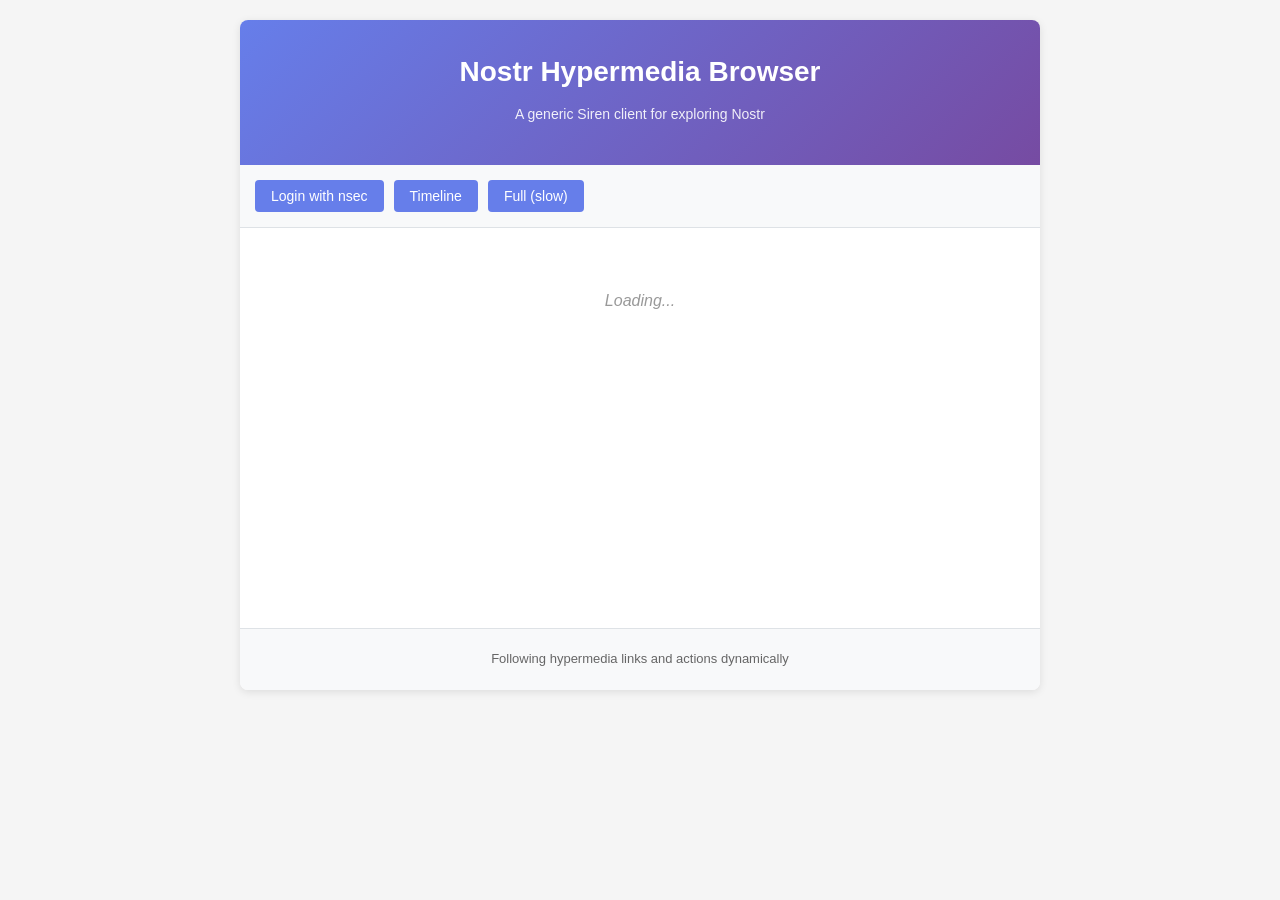
<file: static/index.html>
<!DOCTYPE html>
<html lang="en">
<head>
  <meta charset="UTF-8">
  <meta name="viewport" content="width=device-width, initial-scale=1.0">
  <title>Nostr Hypermedia Client</title>
  <link rel="stylesheet" href="/static/style.css">
</head>
<body>
  <div class="container">
    <header>
      <h1>Nostr Hypermedia Browser</h1>
      <p class="subtitle">A generic Siren client for exploring Nostr</p>
      <div id="user-status"></div>
    </header>

    <nav id="navigation">
      <div id="login-section">
        <button id="login-btn" onclick="showLoginModal()">Login with nsec</button>
      </div>
      <button onclick="loadTimeline()">Timeline</button>
      <button onclick="loadTimelineFull()">Full (slow)</button>
      <button id="follows-btn" onclick="loadFollowsTimeline()" style="display: none;">Follows</button>
    </nav>

    <main id="content">
      <div class="loading">Loading...</div>
    </main>

    <footer>
      <p>Following hypermedia links and actions dynamically</p>
    </footer>
  </div>

  <!-- Login Modal -->
  <div id="login-modal" class="modal" style="display: none;">
    <div class="modal-content">
      <h2>Login with nsec</h2>
      <p class="warning">Your nsec will only be stored in memory and used locally.</p>
      <input type="password" id="nsec-input" placeholder="nsec1..." autocomplete="off">
      <div class="modal-buttons">
        <button onclick="doLogin()">Login</button>
        <button onclick="hideLoginModal()" class="secondary">Cancel</button>
      </div>
      <p id="login-error" class="error" style="display: none;"></p>
    </div>
  </div>

  <script type="module" src="/static/app.js"></script>
</body>
</html>
</file>
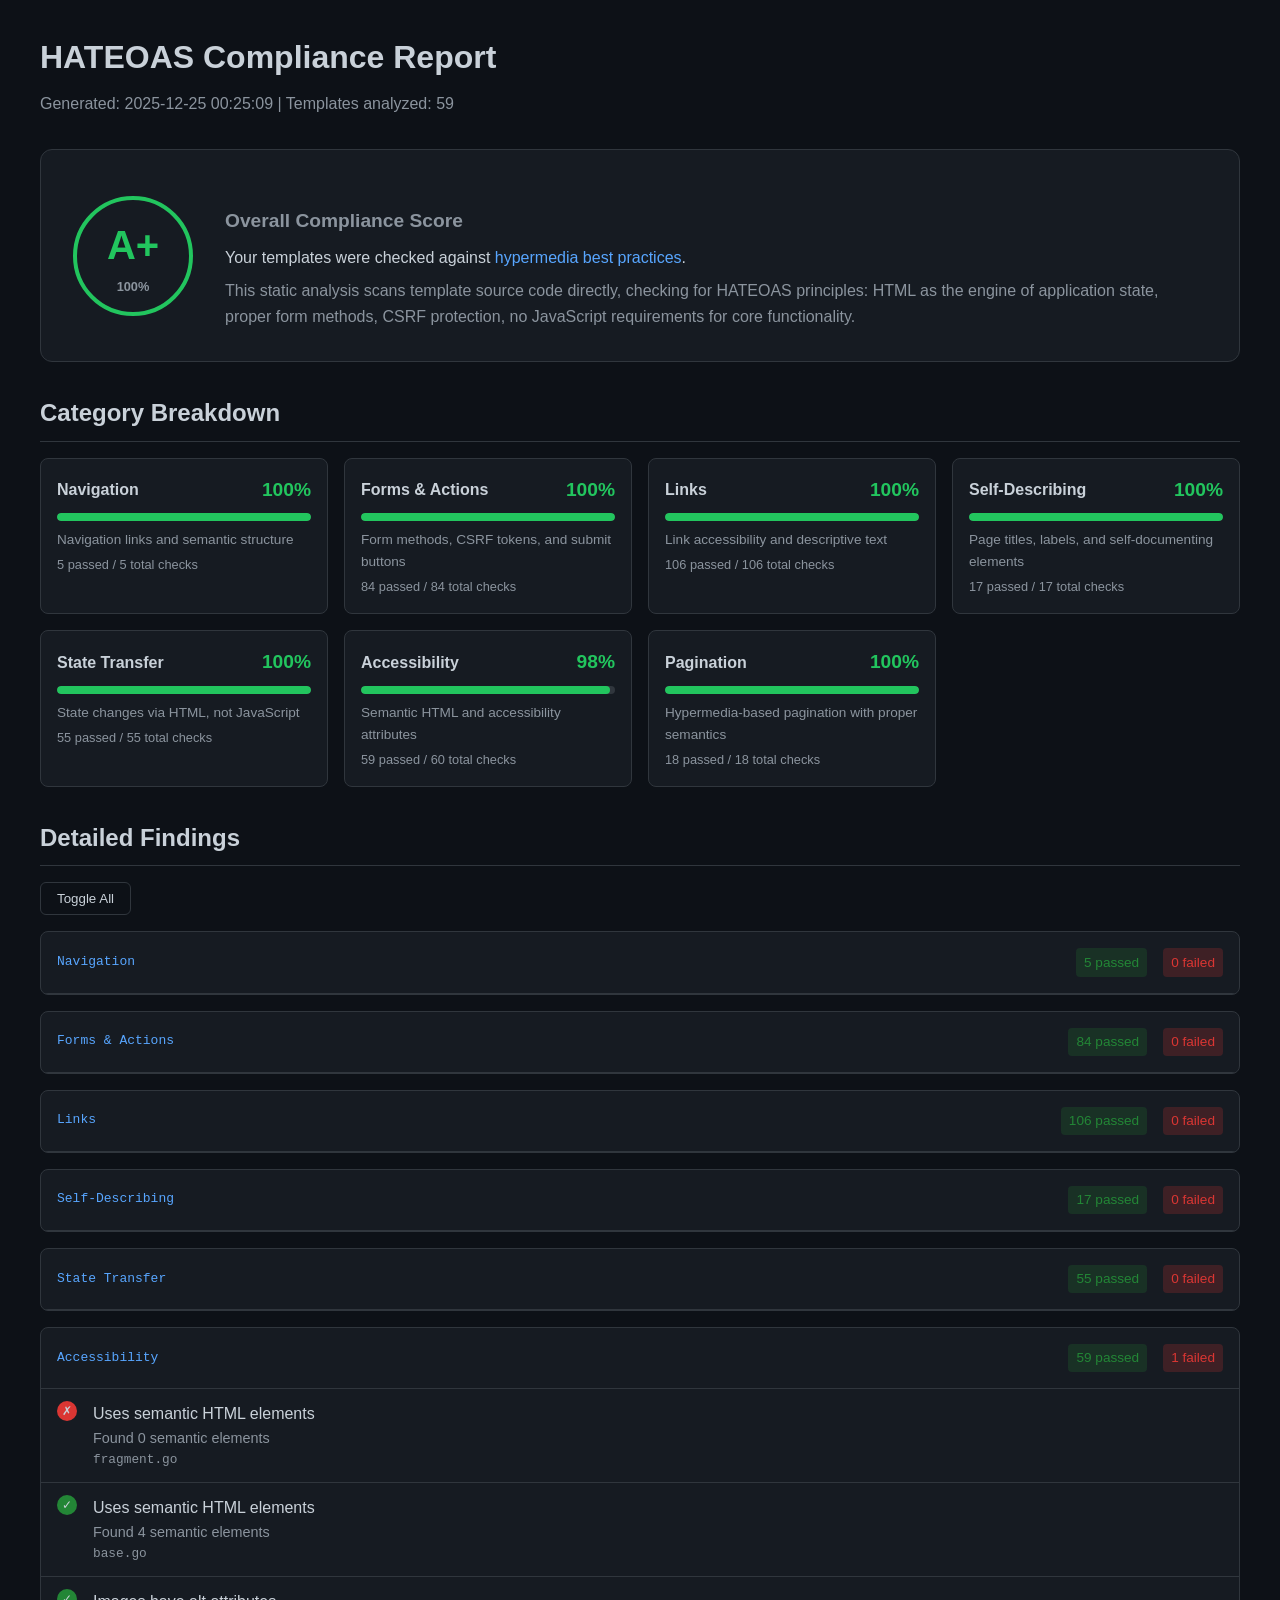
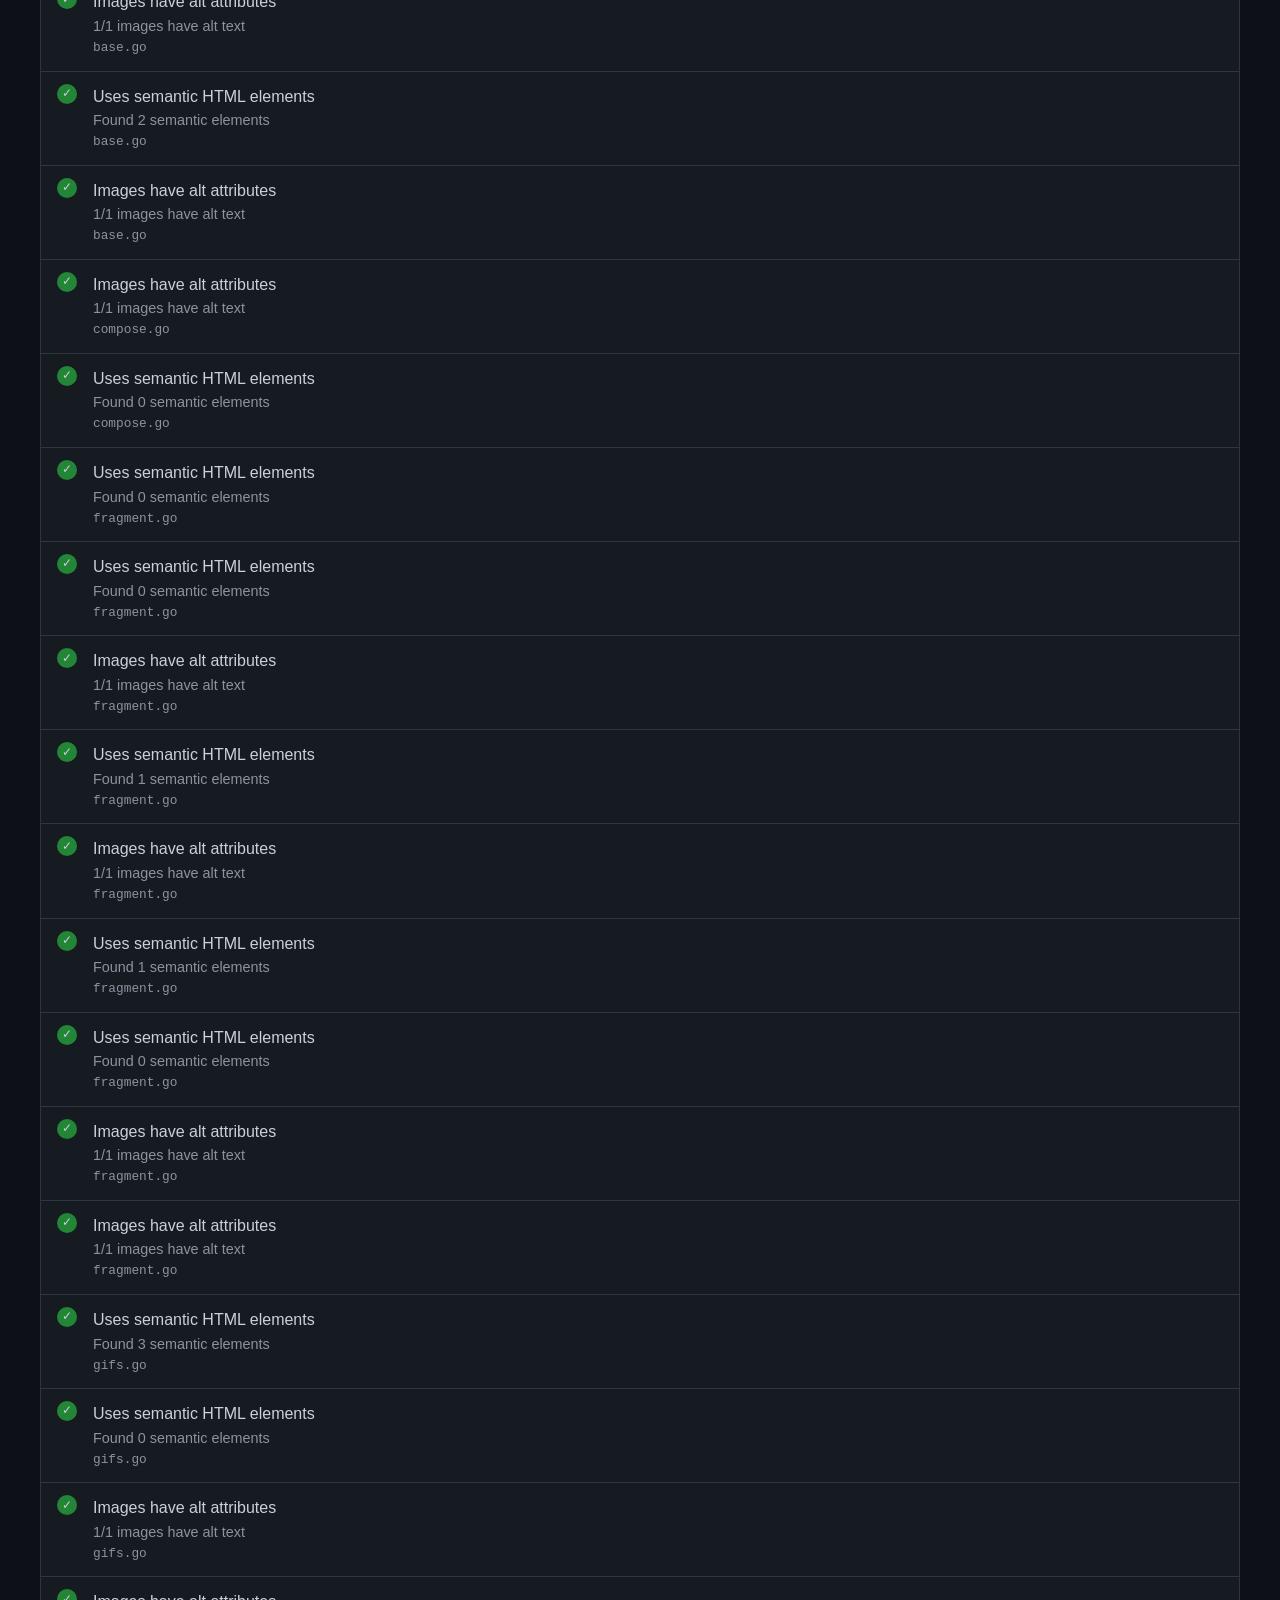
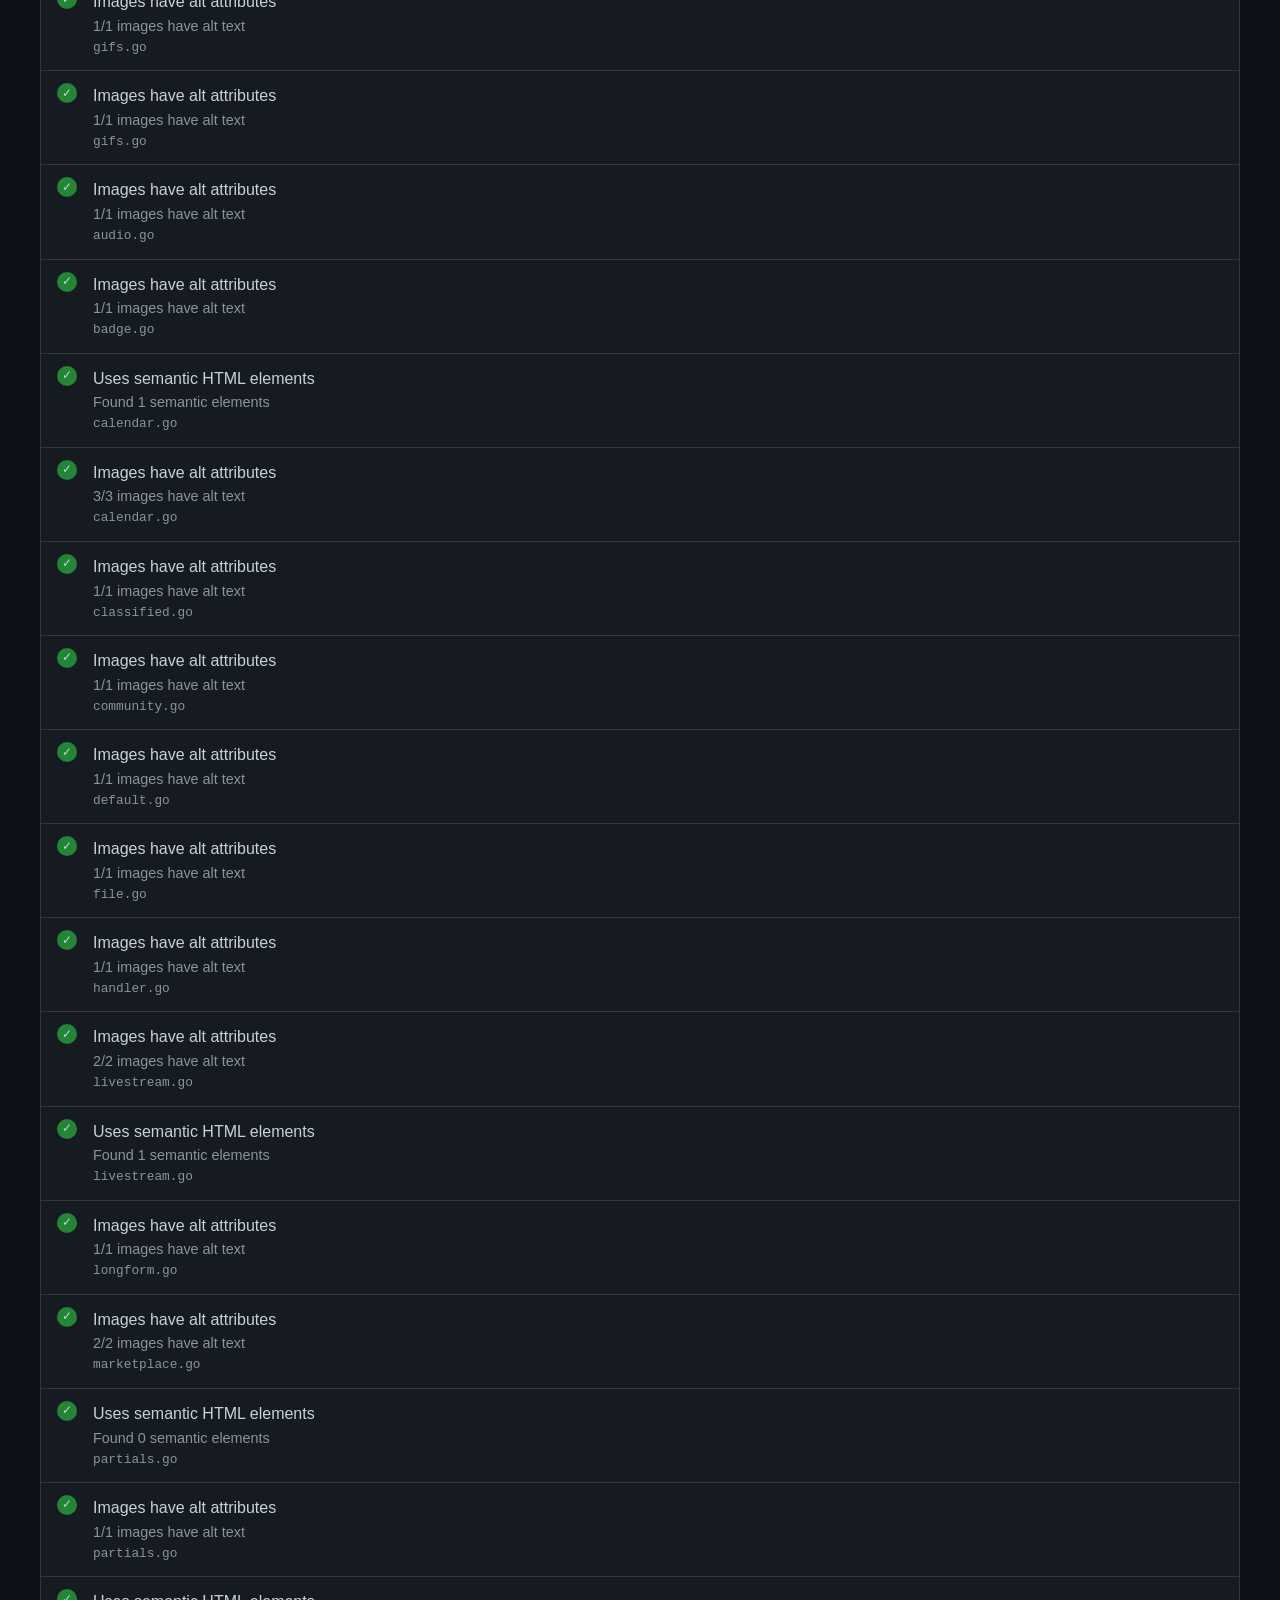
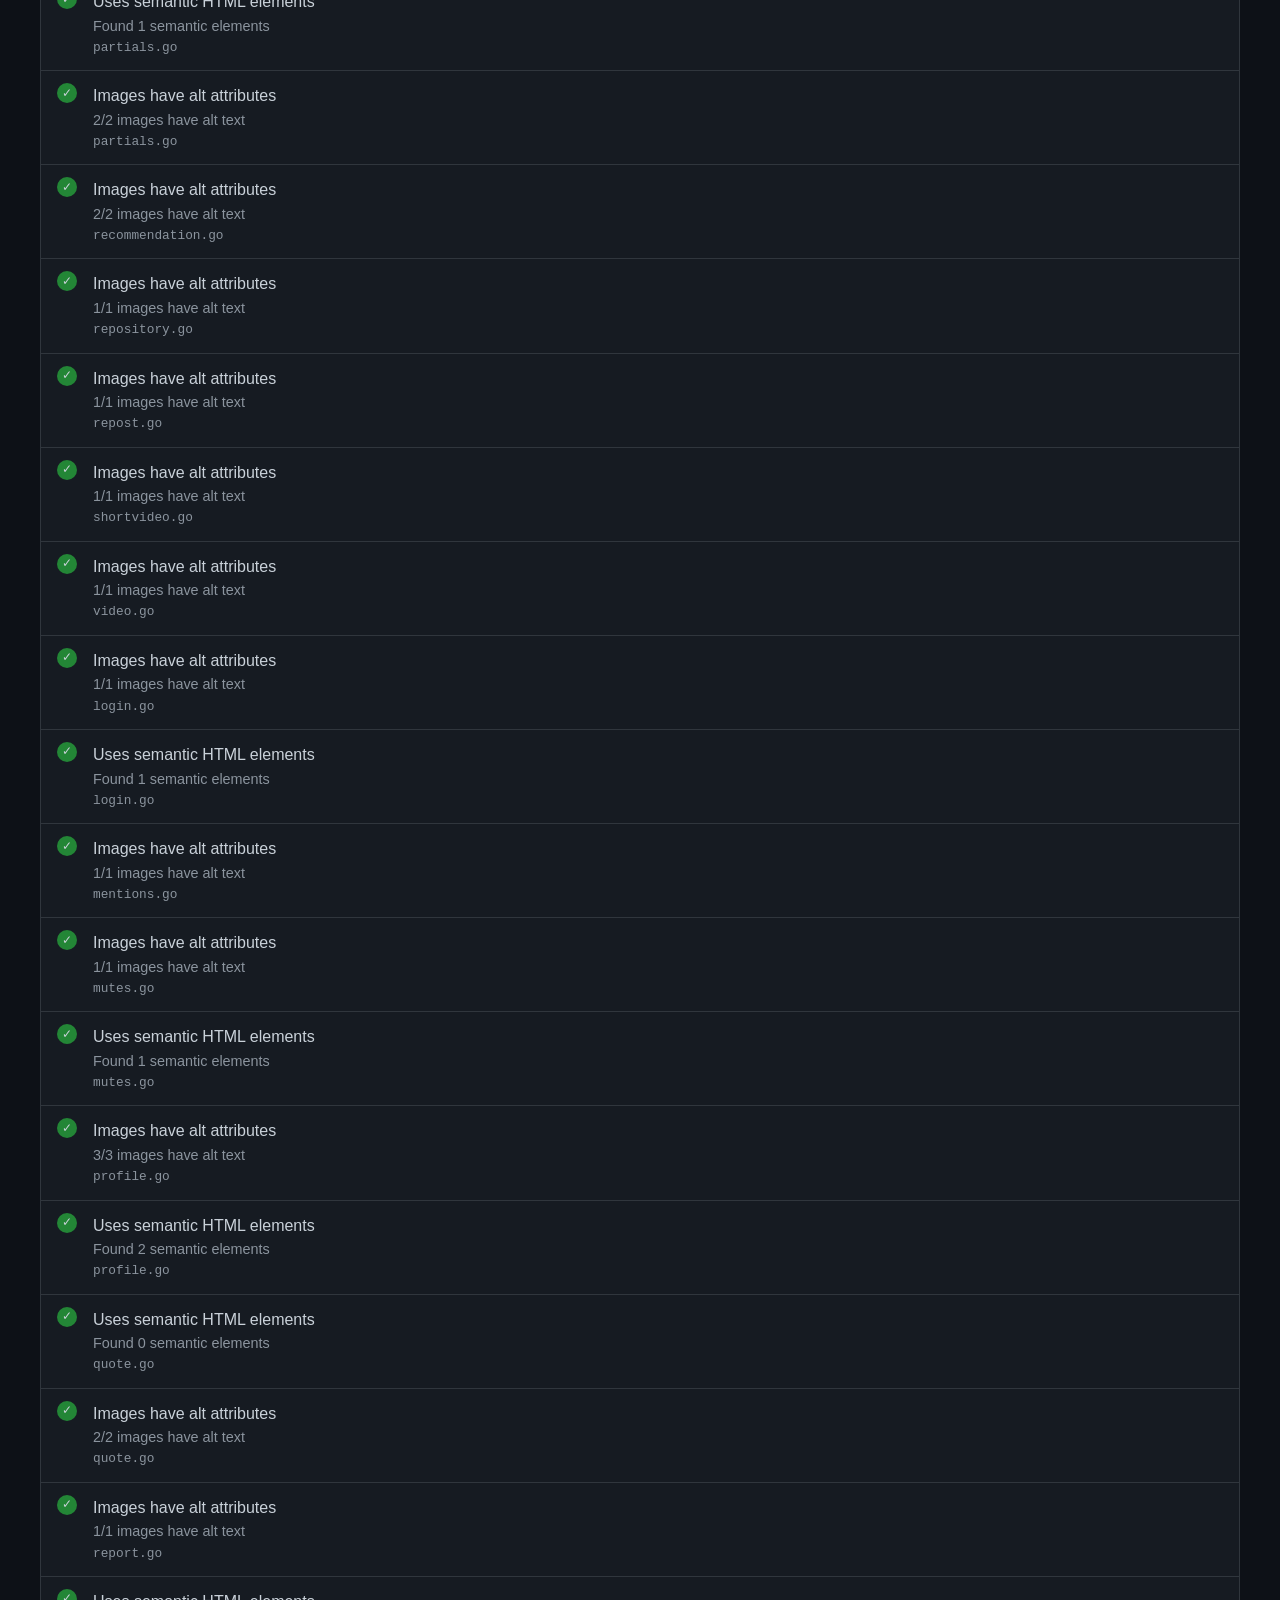
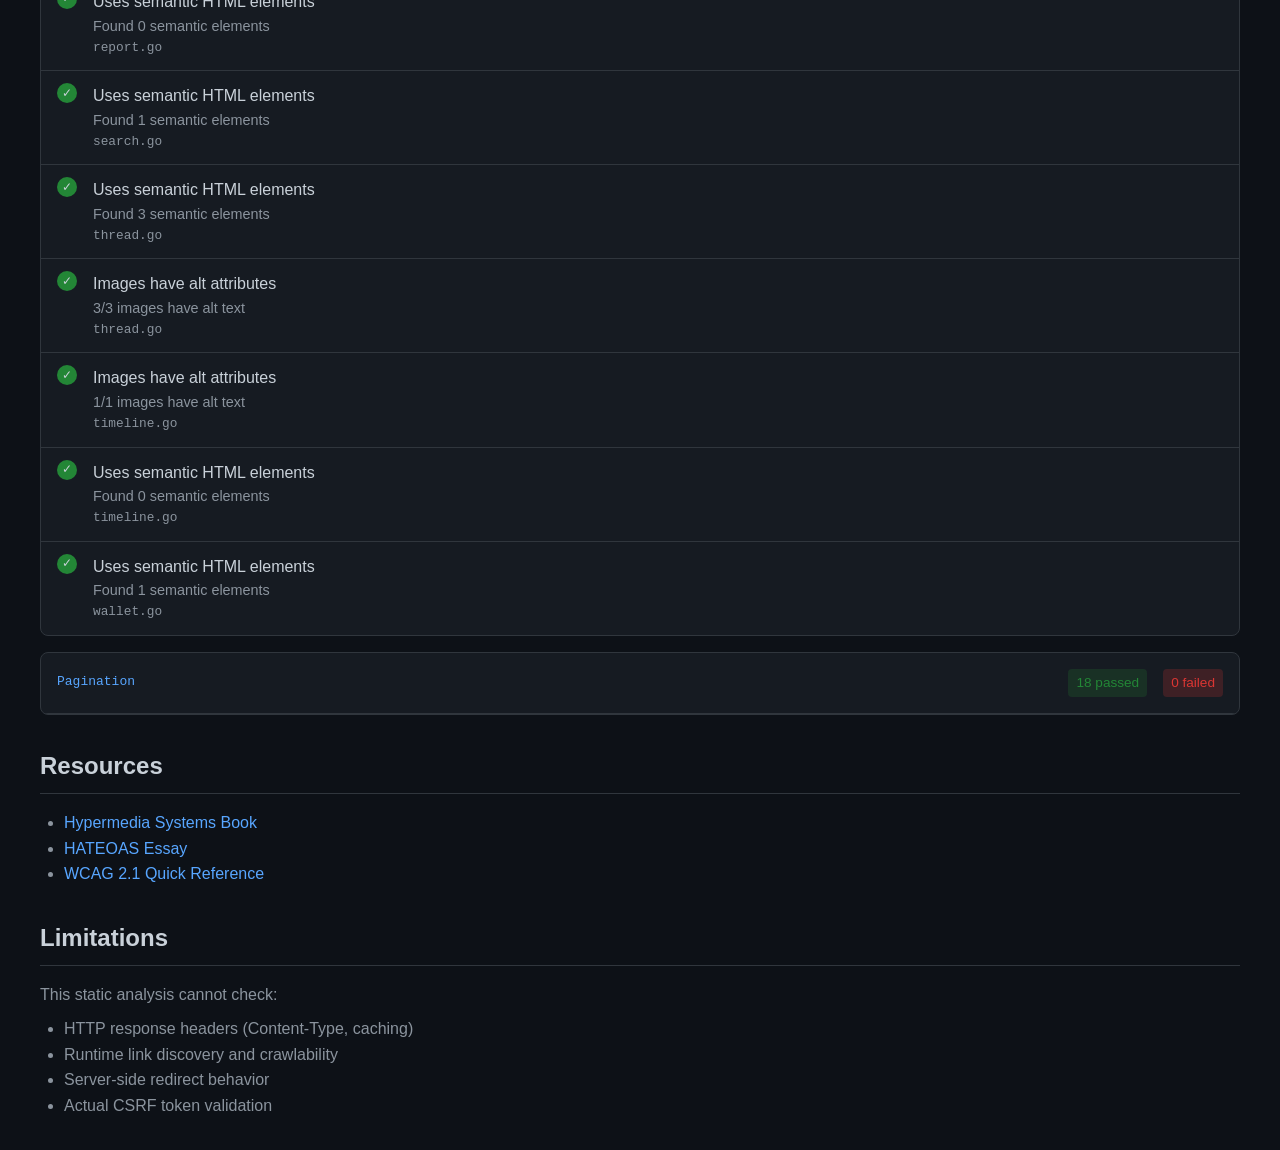
<file: reports/hateoas-report.html>
<!DOCTYPE html>
<html lang="en">
<head>
    <meta charset="UTF-8">
    <meta name="viewport" content="width=device-width, initial-scale=1.0">
    <title>HATEOAS Compliance Report</title>
    <style>
        :root {
            --bg: #0d1117;
            --bg-secondary: #161b22;
            --text: #c9d1d9;
            --text-muted: #8b949e;
            --border: #30363d;
            --green: #238636;
            --red: #da3633;
            --amber: #d29922;
            --blue: #58a6ff;
            --purple: #a371f7;
        }
        * { box-sizing: border-box; margin: 0; padding: 0; }
        body {
            font-family: -apple-system, BlinkMacSystemFont, 'Segoe UI', Helvetica, Arial, sans-serif;
            background: var(--bg);
            color: var(--text);
            line-height: 1.6;
            padding: 2rem;
        }
        .container { max-width: 1200px; margin: 0 auto; }
        h1 { font-size: 2rem; margin-bottom: 0.5rem; }
        h2 { font-size: 1.5rem; margin: 2rem 0 1rem; border-bottom: 1px solid var(--border); padding-bottom: 0.5rem; }
        h3 { font-size: 1.2rem; margin: 1.5rem 0 0.5rem; color: var(--text-muted); }
        .meta { color: var(--text-muted); margin-bottom: 2rem; }

        .score-card {
            display: flex;
            align-items: center;
            gap: 2rem;
            background: var(--bg-secondary);
            border: 1px solid var(--border);
            border-radius: 12px;
            padding: 2rem;
            margin-bottom: 2rem;
        }
        .score-circle {
            width: 120px;
            height: 120px;
            border-radius: 50%;
            display: flex;
            flex-direction: column;
            align-items: center;
            justify-content: center;
            font-size: 2.5rem;
            font-weight: bold;
            border: 4px solid;
        }
        .score-label { font-size: 0.8rem; color: var(--text-muted); }
        .score-details { flex: 1; }

        .category-grid {
            display: grid;
            grid-template-columns: repeat(auto-fit, minmax(280px, 1fr));
            gap: 1rem;
            margin-bottom: 2rem;
        }
        .category-card {
            background: var(--bg-secondary);
            border: 1px solid var(--border);
            border-radius: 8px;
            padding: 1rem;
        }
        .category-header {
            display: flex;
            justify-content: space-between;
            align-items: center;
            margin-bottom: 0.5rem;
        }
        .category-name { font-weight: 600; }
        .category-score {
            font-size: 1.2rem;
            font-weight: bold;
        }
        .progress-bar {
            height: 8px;
            background: var(--border);
            border-radius: 4px;
            overflow: hidden;
        }
        .progress-fill {
            height: 100%;
            border-radius: 4px;
            transition: width 0.3s;
        }
        .category-desc {
            margin-top: 0.5rem;
            color: var(--text-muted);
            font-size: 0.85rem;
        }

        .template-section {
            background: var(--bg-secondary);
            border: 1px solid var(--border);
            border-radius: 8px;
            margin-bottom: 1rem;
            overflow: hidden;
        }
        .template-header {
            padding: 1rem;
            border-bottom: 1px solid var(--border);
            cursor: pointer;
            display: flex;
            justify-content: space-between;
            align-items: center;
        }
        .template-header:hover { background: rgba(255,255,255,0.02); }
        .template-name { font-family: monospace; color: var(--blue); }
        .template-file { color: var(--text-muted); font-size: 0.85rem; margin-left: 1rem; }
        .template-stats { display: flex; gap: 1rem; }
        .stat { padding: 0.2rem 0.5rem; border-radius: 4px; font-size: 0.85rem; }
        .stat-pass { background: rgba(35,134,54,0.2); color: var(--green); }
        .stat-fail { background: rgba(218,54,51,0.2); color: var(--red); }

        .checks-list {
            padding: 0;
            display: none;
        }
        .template-section.open .checks-list { display: block; }
        .check-item {
            padding: 0.75rem 1rem;
            border-bottom: 1px solid var(--border);
            display: flex;
            gap: 1rem;
            align-items: flex-start;
        }
        .check-item:last-child { border-bottom: none; }
        .check-icon {
            width: 20px;
            height: 20px;
            border-radius: 50%;
            display: flex;
            align-items: center;
            justify-content: center;
            font-size: 12px;
            flex-shrink: 0;
        }
        .check-pass { background: var(--green); }
        .check-fail { background: var(--red); }
        .check-details { flex: 1; }
        .check-rule { font-weight: 500; }
        .check-message { color: var(--text-muted); font-size: 0.9rem; }
        .check-location { color: var(--text-muted); font-size: 0.8rem; font-family: monospace; }
        .check-category {
            font-size: 0.75rem;
            background: var(--border);
            padding: 0.15rem 0.5rem;
            border-radius: 3px;
            color: var(--text-muted);
        }

        .toggle-btn {
            background: var(--bg);
            border: 1px solid var(--border);
            color: var(--text);
            padding: 0.5rem 1rem;
            border-radius: 6px;
            cursor: pointer;
            margin-bottom: 1rem;
        }
        .toggle-btn:hover { border-color: var(--text-muted); }

        .hateoas-link {
            color: var(--blue);
            text-decoration: none;
        }
        .hateoas-link:hover { text-decoration: underline; }
    </style>
</head>
<body>
    <div class="container">
        <h1>HATEOAS Compliance Report</h1>
        <p class="meta">Generated: 2025-12-25 00:25:09 | Templates analyzed: 59</p>

        <div class="score-card">
            <div class="score-circle" style="border-color: #22c55e; color: #22c55e;">
                A+
                <span class="score-label">100%</span>
            </div>
            <div class="score-details">
                <h3>Overall Compliance Score</h3>
                <p>Your templates were checked against
                <a href="https://hypermedia.systems/" class="hateoas-link">hypermedia best practices</a>.</p>
                <p style="margin-top: 0.5rem; color: var(--text-muted);">
                    This static analysis scans template source code directly, checking for HATEOAS principles:
                    HTML as the engine of application state, proper form methods, CSRF protection,
                    no JavaScript requirements for core functionality.
                </p>
            </div>
        </div>

        <h2>Category Breakdown</h2>
        <div class="category-grid">

            <div class="category-card">
                <div class="category-header">
                    <span class="category-name">Navigation</span>
                    <span class="category-score" style="color: #22c55e">100%</span>
                </div>
                <div class="progress-bar">
                    <div class="progress-fill" style="width: 100%; background: #22c55e;"></div>
                </div>
                <p class="category-desc">Navigation links and semantic structure</p>
                <p style="margin-top: 0.25rem; color: var(--text-muted); font-size: 0.8rem;">
                    5 passed / 5 total checks
                </p>
            </div>

            <div class="category-card">
                <div class="category-header">
                    <span class="category-name">Forms & Actions</span>
                    <span class="category-score" style="color: #22c55e">100%</span>
                </div>
                <div class="progress-bar">
                    <div class="progress-fill" style="width: 100%; background: #22c55e;"></div>
                </div>
                <p class="category-desc">Form methods, CSRF tokens, and submit buttons</p>
                <p style="margin-top: 0.25rem; color: var(--text-muted); font-size: 0.8rem;">
                    84 passed / 84 total checks
                </p>
            </div>

            <div class="category-card">
                <div class="category-header">
                    <span class="category-name">Links</span>
                    <span class="category-score" style="color: #22c55e">100%</span>
                </div>
                <div class="progress-bar">
                    <div class="progress-fill" style="width: 100%; background: #22c55e;"></div>
                </div>
                <p class="category-desc">Link accessibility and descriptive text</p>
                <p style="margin-top: 0.25rem; color: var(--text-muted); font-size: 0.8rem;">
                    106 passed / 106 total checks
                </p>
            </div>

            <div class="category-card">
                <div class="category-header">
                    <span class="category-name">Self-Describing</span>
                    <span class="category-score" style="color: #22c55e">100%</span>
                </div>
                <div class="progress-bar">
                    <div class="progress-fill" style="width: 100%; background: #22c55e;"></div>
                </div>
                <p class="category-desc">Page titles, labels, and self-documenting elements</p>
                <p style="margin-top: 0.25rem; color: var(--text-muted); font-size: 0.8rem;">
                    17 passed / 17 total checks
                </p>
            </div>

            <div class="category-card">
                <div class="category-header">
                    <span class="category-name">State Transfer</span>
                    <span class="category-score" style="color: #22c55e">100%</span>
                </div>
                <div class="progress-bar">
                    <div class="progress-fill" style="width: 100%; background: #22c55e;"></div>
                </div>
                <p class="category-desc">State changes via HTML, not JavaScript</p>
                <p style="margin-top: 0.25rem; color: var(--text-muted); font-size: 0.8rem;">
                    55 passed / 55 total checks
                </p>
            </div>

            <div class="category-card">
                <div class="category-header">
                    <span class="category-name">Accessibility</span>
                    <span class="category-score" style="color: #22c55e">98%</span>
                </div>
                <div class="progress-bar">
                    <div class="progress-fill" style="width: 98%; background: #22c55e;"></div>
                </div>
                <p class="category-desc">Semantic HTML and accessibility attributes</p>
                <p style="margin-top: 0.25rem; color: var(--text-muted); font-size: 0.8rem;">
                    59 passed / 60 total checks
                </p>
            </div>

            <div class="category-card">
                <div class="category-header">
                    <span class="category-name">Pagination</span>
                    <span class="category-score" style="color: #22c55e">100%</span>
                </div>
                <div class="progress-bar">
                    <div class="progress-fill" style="width: 100%; background: #22c55e;"></div>
                </div>
                <p class="category-desc">Hypermedia-based pagination with proper semantics</p>
                <p style="margin-top: 0.25rem; color: var(--text-muted); font-size: 0.8rem;">
                    18 passed / 18 total checks
                </p>
            </div>

        </div>

        <h2>Detailed Findings</h2>
        <button class="toggle-btn" onclick="document.querySelectorAll('.template-section').forEach(s => s.classList.toggle('open'))">
            Toggle All
        </button>

        <div class="template-section">
            <div class="template-header" onclick="this.parentElement.classList.toggle('open')">
                <span class="template-name">Navigation</span>
                <div class="template-stats">
                    <span class="stat stat-pass">5 passed</span>
                    <span class="stat stat-fail">0 failed</span>
                </div>
            </div>
            <div class="checks-list">

                <div class="check-item">
                    <div class="check-icon check-pass">✓</div>
                    <div class="check-details">
                        <div class="check-rule">Template contains navigation links</div>
                        <div class="check-message">Found 1 navigation links</div>
                        <div class="check-location">base.go</div>
                    </div>
                </div>

                <div class="check-item">
                    <div class="check-icon check-pass">✓</div>
                    <div class="check-details">
                        <div class="check-rule">Uses semantic &lt;nav&gt; element</div>
                        <div class="check-message">Has &lt;nav&gt; element (via header)</div>
                        <div class="check-location">base.go</div>
                    </div>
                </div>

                <div class="check-item">
                    <div class="check-icon check-pass">✓</div>
                    <div class="check-details">
                        <div class="check-rule">Uses semantic &lt;main&gt; element</div>
                        <div class="check-message">Has &lt;main&gt; element</div>
                        <div class="check-location">base.go</div>
                    </div>
                </div>

                <div class="check-item">
                    <div class="check-icon check-pass">✓</div>
                    <div class="check-details">
                        <div class="check-rule">Uses semantic &lt;nav&gt; element</div>
                        <div class="check-message">Has &lt;nav&gt; element (via header)</div>
                        <div class="check-location">base.go</div>
                    </div>
                </div>

                <div class="check-item">
                    <div class="check-icon check-pass">✓</div>
                    <div class="check-details">
                        <div class="check-rule">Template contains navigation links</div>
                        <div class="check-message">Found 1 navigation links</div>
                        <div class="check-location">fragment.go</div>
                    </div>
                </div>

            </div>
        </div>

        <div class="template-section">
            <div class="template-header" onclick="this.parentElement.classList.toggle('open')">
                <span class="template-name">Forms & Actions</span>
                <div class="template-stats">
                    <span class="stat stat-pass">84 passed</span>
                    <span class="stat stat-fail">0 failed</span>
                </div>
            </div>
            <div class="checks-list">

                <div class="check-item">
                    <div class="check-icon check-pass">✓</div>
                    <div class="check-details">
                        <div class="check-rule">State-changing actions use POST</div>
                        <div class="check-message">Form /post uses POST</div>
                        <div class="check-location">base.go:39</div>
                    </div>
                </div>

                <div class="check-item">
                    <div class="check-icon check-pass">✓</div>
                    <div class="check-details">
                        <div class="check-rule">POST forms include CSRF token</div>
                        <div class="check-message">Form /post has CSRF token</div>
                        <div class="check-location">base.go:39</div>
                    </div>
                </div>

                <div class="check-item">
                    <div class="check-icon check-pass">✓</div>
                    <div class="check-details">
                        <div class="check-rule">POST forms include CSRF token</div>
                        <div class="check-message">Form placeholder has CSRF token</div>
                        <div class="check-location">base.go:39</div>
                    </div>
                </div>

                <div class="check-item">
                    <div class="check-icon check-pass">✓</div>
                    <div class="check-details">
                        <div class="check-rule">No JavaScript event handlers</div>
                        <div class="check-message">No inline JS handlers found</div>
                        <div class="check-location">base.go</div>
                    </div>
                </div>

                <div class="check-item">
                    <div class="check-icon check-pass">✓</div>
                    <div class="check-details">
                        <div class="check-rule">Forms have submit buttons</div>
                        <div class="check-message">Has submit button(s)</div>
                        <div class="check-location">base.go</div>
                    </div>
                </div>

                <div class="check-item">
                    <div class="check-icon check-pass">✓</div>
                    <div class="check-details">
                        <div class="check-rule">POST forms include CSRF token</div>
                        <div class="check-message">Form placeholder has CSRF token</div>
                        <div class="check-location">base.go:23</div>
                    </div>
                </div>

                <div class="check-item">
                    <div class="check-icon check-pass">✓</div>
                    <div class="check-details">
                        <div class="check-rule">No JavaScript event handlers</div>
                        <div class="check-message">No inline JS handlers found</div>
                        <div class="check-location">base.go</div>
                    </div>
                </div>

                <div class="check-item">
                    <div class="check-icon check-pass">✓</div>
                    <div class="check-details">
                        <div class="check-rule">Forms have submit buttons</div>
                        <div class="check-message">Has submit button(s)</div>
                        <div class="check-location">base.go</div>
                    </div>
                </div>

                <div class="check-item">
                    <div class="check-icon check-pass">✓</div>
                    <div class="check-details">
                        <div class="check-rule">State-changing actions use POST</div>
                        <div class="check-message">Form /post uses POST</div>
                        <div class="check-location">compose.go:12</div>
                    </div>
                </div>

                <div class="check-item">
                    <div class="check-icon check-pass">✓</div>
                    <div class="check-details">
                        <div class="check-rule">POST forms include CSRF token</div>
                        <div class="check-message">Form /post has CSRF token</div>
                        <div class="check-location">compose.go:12</div>
                    </div>
                </div>

                <div class="check-item">
                    <div class="check-icon check-pass">✓</div>
                    <div class="check-details">
                        <div class="check-rule">No JavaScript event handlers</div>
                        <div class="check-message">No inline JS handlers found</div>
                        <div class="check-location">compose.go</div>
                    </div>
                </div>

                <div class="check-item">
                    <div class="check-icon check-pass">✓</div>
                    <div class="check-details">
                        <div class="check-rule">Forms have submit buttons</div>
                        <div class="check-message">Has submit button(s)</div>
                        <div class="check-location">compose.go</div>
                    </div>
                </div>

                <div class="check-item">
                    <div class="check-icon check-pass">✓</div>
                    <div class="check-details">
                        <div class="check-rule">State-changing actions use POST</div>
                        <div class="check-message">Form /post uses POST</div>
                        <div class="check-location">fragment.go:13</div>
                    </div>
                </div>

                <div class="check-item">
                    <div class="check-icon check-pass">✓</div>
                    <div class="check-details">
                        <div class="check-rule">POST forms include CSRF token</div>
                        <div class="check-message">Form /post has CSRF token</div>
                        <div class="check-location">fragment.go:13</div>
                    </div>
                </div>

                <div class="check-item">
                    <div class="check-icon check-pass">✓</div>
                    <div class="check-details">
                        <div class="check-rule">No JavaScript event handlers</div>
                        <div class="check-message">No inline JS handlers found</div>
                        <div class="check-location">fragment.go</div>
                    </div>
                </div>

                <div class="check-item">
                    <div class="check-icon check-pass">✓</div>
                    <div class="check-details">
                        <div class="check-rule">Forms have submit buttons</div>
                        <div class="check-message">Has submit button(s)</div>
                        <div class="check-location">fragment.go</div>
                    </div>
                </div>

                <div class="check-item">
                    <div class="check-icon check-pass">✓</div>
                    <div class="check-details">
                        <div class="check-rule">State-changing actions use POST</div>
                        <div class="check-message">Form /follow uses POST</div>
                        <div class="check-location">fragment.go:2</div>
                    </div>
                </div>

                <div class="check-item">
                    <div class="check-icon check-pass">✓</div>
                    <div class="check-details">
                        <div class="check-rule">POST forms include CSRF token</div>
                        <div class="check-message">Form /follow has CSRF token</div>
                        <div class="check-location">fragment.go:2</div>
                    </div>
                </div>

                <div class="check-item">
                    <div class="check-icon check-pass">✓</div>
                    <div class="check-details">
                        <div class="check-rule">No JavaScript event handlers</div>
                        <div class="check-message">No inline JS handlers found</div>
                        <div class="check-location">fragment.go</div>
                    </div>
                </div>

                <div class="check-item">
                    <div class="check-icon check-pass">✓</div>
                    <div class="check-details">
                        <div class="check-rule">Forms have submit buttons</div>
                        <div class="check-message">Has submit button(s)</div>
                        <div class="check-location">fragment.go</div>
                    </div>
                </div>

                <div class="check-item">
                    <div class="check-icon check-pass">✓</div>
                    <div class="check-details">
                        <div class="check-rule">POST forms include CSRF token</div>
                        <div class="check-message">Form /mute has CSRF token</div>
                        <div class="check-location">fragment.go:2</div>
                    </div>
                </div>

                <div class="check-item">
                    <div class="check-icon check-pass">✓</div>
                    <div class="check-details">
                        <div class="check-rule">Destructive actions have confirmation</div>
                        <div class="check-message">Form /mute has h-confirm attribute</div>
                        <div class="check-location">fragment.go:2</div>
                    </div>
                </div>

                <div class="check-item">
                    <div class="check-icon check-pass">✓</div>
                    <div class="check-details">
                        <div class="check-rule">No JavaScript event handlers</div>
                        <div class="check-message">No inline JS handlers found</div>
                        <div class="check-location">fragment.go</div>
                    </div>
                </div>

                <div class="check-item">
                    <div class="check-icon check-pass">✓</div>
                    <div class="check-details">
                        <div class="check-rule">Forms have submit buttons</div>
                        <div class="check-message">Has submit button(s)</div>
                        <div class="check-location">fragment.go</div>
                    </div>
                </div>

                <div class="check-item">
                    <div class="check-icon check-pass">✓</div>
                    <div class="check-details">
                        <div class="check-rule">State-changing actions use POST</div>
                        <div class="check-message">Form /reply uses POST</div>
                        <div class="check-location">fragment.go:2</div>
                    </div>
                </div>

                <div class="check-item">
                    <div class="check-icon check-pass">✓</div>
                    <div class="check-details">
                        <div class="check-rule">POST forms include CSRF token</div>
                        <div class="check-message">Form /reply has CSRF token</div>
                        <div class="check-location">fragment.go:2</div>
                    </div>
                </div>

                <div class="check-item">
                    <div class="check-icon check-pass">✓</div>
                    <div class="check-details">
                        <div class="check-rule">No JavaScript event handlers</div>
                        <div class="check-message">No inline JS handlers found</div>
                        <div class="check-location">fragment.go</div>
                    </div>
                </div>

                <div class="check-item">
                    <div class="check-icon check-pass">✓</div>
                    <div class="check-details">
                        <div class="check-rule">Forms have submit buttons</div>
                        <div class="check-message">Has submit button(s)</div>
                        <div class="check-location">fragment.go</div>
                    </div>
                </div>

                <div class="check-item">
                    <div class="check-icon check-pass">✓</div>
                    <div class="check-details">
                        <div class="check-rule">State-changing actions use POST</div>
                        <div class="check-message">Form /reply uses POST</div>
                        <div class="check-location">fragment.go:4</div>
                    </div>
                </div>

                <div class="check-item">
                    <div class="check-icon check-pass">✓</div>
                    <div class="check-details">
                        <div class="check-rule">POST forms include CSRF token</div>
                        <div class="check-message">Form /reply has CSRF token</div>
                        <div class="check-location">fragment.go:4</div>
                    </div>
                </div>

                <div class="check-item">
                    <div class="check-icon check-pass">✓</div>
                    <div class="check-details">
                        <div class="check-rule">No JavaScript event handlers</div>
                        <div class="check-message">No inline JS handlers found</div>
                        <div class="check-location">fragment.go</div>
                    </div>
                </div>

                <div class="check-item">
                    <div class="check-icon check-pass">✓</div>
                    <div class="check-details">
                        <div class="check-rule">Forms have submit buttons</div>
                        <div class="check-message">Has submit button(s)</div>
                        <div class="check-location">fragment.go</div>
                    </div>
                </div>

                <div class="check-item">
                    <div class="check-icon check-pass">✓</div>
                    <div class="check-details">
                        <div class="check-rule">State-changing actions use POST</div>
                        <div class="check-message">Form /post uses POST</div>
                        <div class="check-location">fragment.go:2</div>
                    </div>
                </div>

                <div class="check-item">
                    <div class="check-icon check-pass">✓</div>
                    <div class="check-details">
                        <div class="check-rule">POST forms include CSRF token</div>
                        <div class="check-message">Form /post has CSRF token</div>
                        <div class="check-location">fragment.go:2</div>
                    </div>
                </div>

                <div class="check-item">
                    <div class="check-icon check-pass">✓</div>
                    <div class="check-details">
                        <div class="check-rule">No JavaScript event handlers</div>
                        <div class="check-message">No inline JS handlers found</div>
                        <div class="check-location">fragment.go</div>
                    </div>
                </div>

                <div class="check-item">
                    <div class="check-icon check-pass">✓</div>
                    <div class="check-details">
                        <div class="check-rule">Forms have submit buttons</div>
                        <div class="check-message">Has submit button(s)</div>
                        <div class="check-location">fragment.go</div>
                    </div>
                </div>

                <div class="check-item">
                    <div class="check-icon check-pass">✓</div>
                    <div class="check-details">
                        <div class="check-rule">No JavaScript event handlers</div>
                        <div class="check-message">No inline JS handlers found</div>
                        <div class="check-location">gifs.go</div>
                    </div>
                </div>

                <div class="check-item">
                    <div class="check-icon check-pass">✓</div>
                    <div class="check-details">
                        <div class="check-rule">Forms have submit buttons</div>
                        <div class="check-message">Has submit button(s)</div>
                        <div class="check-location">gifs.go</div>
                    </div>
                </div>

                <div class="check-item">
                    <div class="check-icon check-pass">✓</div>
                    <div class="check-details">
                        <div class="check-rule">No JavaScript event handlers</div>
                        <div class="check-message">No inline JS handlers found</div>
                        <div class="check-location">gifs.go</div>
                    </div>
                </div>

                <div class="check-item">
                    <div class="check-icon check-pass">✓</div>
                    <div class="check-details">
                        <div class="check-rule">Forms have submit buttons</div>
                        <div class="check-message">Has submit button(s)</div>
                        <div class="check-location">gifs.go</div>
                    </div>
                </div>

                <div class="check-item">
                    <div class="check-icon check-pass">✓</div>
                    <div class="check-details">
                        <div class="check-rule">POST forms include CSRF token</div>
                        <div class="check-message">Form placeholder has CSRF token</div>
                        <div class="check-location">partials.go:46</div>
                    </div>
                </div>

                <div class="check-item">
                    <div class="check-icon check-pass">✓</div>
                    <div class="check-details">
                        <div class="check-rule">POST forms include CSRF token</div>
                        <div class="check-message">Form placeholder has CSRF token</div>
                        <div class="check-location">partials.go:46</div>
                    </div>
                </div>

                <div class="check-item">
                    <div class="check-icon check-pass">✓</div>
                    <div class="check-details">
                        <div class="check-rule">POST forms include CSRF token</div>
                        <div class="check-message">Form placeholder has CSRF token</div>
                        <div class="check-location">partials.go:46</div>
                    </div>
                </div>

                <div class="check-item">
                    <div class="check-icon check-pass">✓</div>
                    <div class="check-details">
                        <div class="check-rule">POST forms include CSRF token</div>
                        <div class="check-message">Form placeholder has CSRF token</div>
                        <div class="check-location">partials.go:46</div>
                    </div>
                </div>

                <div class="check-item">
                    <div class="check-icon check-pass">✓</div>
                    <div class="check-details">
                        <div class="check-rule">POST forms include CSRF token</div>
                        <div class="check-message">Form placeholder has CSRF token</div>
                        <div class="check-location">partials.go:46</div>
                    </div>
                </div>

                <div class="check-item">
                    <div class="check-icon check-pass">✓</div>
                    <div class="check-details">
                        <div class="check-rule">No JavaScript event handlers</div>
                        <div class="check-message">No inline JS handlers found</div>
                        <div class="check-location">partials.go</div>
                    </div>
                </div>

                <div class="check-item">
                    <div class="check-icon check-pass">✓</div>
                    <div class="check-details">
                        <div class="check-rule">Forms have submit buttons</div>
                        <div class="check-message">Has submit button(s)</div>
                        <div class="check-location">partials.go</div>
                    </div>
                </div>

                <div class="check-item">
                    <div class="check-icon check-pass">✓</div>
                    <div class="check-details">
                        <div class="check-rule">POST forms include CSRF token</div>
                        <div class="check-message">Form /reconnect has CSRF token</div>
                        <div class="check-location">login.go:34</div>
                    </div>
                </div>

                <div class="check-item">
                    <div class="check-icon check-pass">✓</div>
                    <div class="check-details">
                        <div class="check-rule">No JavaScript event handlers</div>
                        <div class="check-message">No inline JS handlers found</div>
                        <div class="check-location">login.go</div>
                    </div>
                </div>

                <div class="check-item">
                    <div class="check-icon check-pass">✓</div>
                    <div class="check-details">
                        <div class="check-rule">Forms have submit buttons</div>
                        <div class="check-message">Has submit button(s)</div>
                        <div class="check-location">login.go</div>
                    </div>
                </div>

                <div class="check-item">
                    <div class="check-icon check-pass">✓</div>
                    <div class="check-details">
                        <div class="check-rule">POST forms include CSRF token</div>
                        <div class="check-message">Form /login has CSRF token</div>
                        <div class="check-location">login.go:34</div>
                    </div>
                </div>

                <div class="check-item">
                    <div class="check-icon check-pass">✓</div>
                    <div class="check-details">
                        <div class="check-rule">State-changing actions use POST</div>
                        <div class="check-message">Form /login uses POST</div>
                        <div class="check-location">login.go:34</div>
                    </div>
                </div>

                <div class="check-item">
                    <div class="check-icon check-pass">✓</div>
                    <div class="check-details">
                        <div class="check-rule">POST forms include CSRF token</div>
                        <div class="check-message">Form /mute has CSRF token</div>
                        <div class="check-location">mutes.go:23</div>
                    </div>
                </div>

                <div class="check-item">
                    <div class="check-icon check-pass">✓</div>
                    <div class="check-details">
                        <div class="check-rule">Destructive actions have confirmation</div>
                        <div class="check-message">Form /mute has h-confirm attribute</div>
                        <div class="check-location">mutes.go:23</div>
                    </div>
                </div>

                <div class="check-item">
                    <div class="check-icon check-pass">✓</div>
                    <div class="check-details">
                        <div class="check-rule">No JavaScript event handlers</div>
                        <div class="check-message">No inline JS handlers found</div>
                        <div class="check-location">mutes.go</div>
                    </div>
                </div>

                <div class="check-item">
                    <div class="check-icon check-pass">✓</div>
                    <div class="check-details">
                        <div class="check-rule">Forms have submit buttons</div>
                        <div class="check-message">Has submit button(s)</div>
                        <div class="check-location">mutes.go</div>
                    </div>
                </div>

                <div class="check-item">
                    <div class="check-icon check-pass">✓</div>
                    <div class="check-details">
                        <div class="check-rule">Forms have submit buttons</div>
                        <div class="check-message">Has submit button(s)</div>
                        <div class="check-location">profile.go</div>
                    </div>
                </div>

                <div class="check-item">
                    <div class="check-icon check-pass">✓</div>
                    <div class="check-details">
                        <div class="check-rule">State-changing actions use POST</div>
                        <div class="check-message">Form /follow uses POST</div>
                        <div class="check-location">profile.go:21</div>
                    </div>
                </div>

                <div class="check-item">
                    <div class="check-icon check-pass">✓</div>
                    <div class="check-details">
                        <div class="check-rule">POST forms include CSRF token</div>
                        <div class="check-message">Form /profile/edit has CSRF token</div>
                        <div class="check-location">profile.go:21</div>
                    </div>
                </div>

                <div class="check-item">
                    <div class="check-icon check-pass">✓</div>
                    <div class="check-details">
                        <div class="check-rule">Destructive actions have confirmation</div>
                        <div class="check-message">Form /mute has h-confirm attribute</div>
                        <div class="check-location">profile.go:21</div>
                    </div>
                </div>

                <div class="check-item">
                    <div class="check-icon check-pass">✓</div>
                    <div class="check-details">
                        <div class="check-rule">No JavaScript event handlers</div>
                        <div class="check-message">No inline JS handlers found</div>
                        <div class="check-location">profile.go</div>
                    </div>
                </div>

                <div class="check-item">
                    <div class="check-icon check-pass">✓</div>
                    <div class="check-details">
                        <div class="check-rule">POST forms include CSRF token</div>
                        <div class="check-message">Form /follow has CSRF token</div>
                        <div class="check-location">profile.go:21</div>
                    </div>
                </div>

                <div class="check-item">
                    <div class="check-icon check-pass">✓</div>
                    <div class="check-details">
                        <div class="check-rule">POST forms include CSRF token</div>
                        <div class="check-message">Form /mute has CSRF token</div>
                        <div class="check-location">profile.go:21</div>
                    </div>
                </div>

                <div class="check-item">
                    <div class="check-icon check-pass">✓</div>
                    <div class="check-details">
                        <div class="check-rule">State-changing actions use POST</div>
                        <div class="check-message">Form /profile/edit uses POST</div>
                        <div class="check-location">profile.go:21</div>
                    </div>
                </div>

                <div class="check-item">
                    <div class="check-icon check-pass">✓</div>
                    <div class="check-details">
                        <div class="check-rule">No JavaScript event handlers</div>
                        <div class="check-message">No inline JS handlers found</div>
                        <div class="check-location">quote.go</div>
                    </div>
                </div>

                <div class="check-item">
                    <div class="check-icon check-pass">✓</div>
                    <div class="check-details">
                        <div class="check-rule">Forms have submit buttons</div>
                        <div class="check-message">Has submit button(s)</div>
                        <div class="check-location">quote.go</div>
                    </div>
                </div>

                <div class="check-item">
                    <div class="check-icon check-pass">✓</div>
                    <div class="check-details">
                        <div class="check-rule">POST forms include CSRF token</div>
                        <div class="check-message">Form  has CSRF token</div>
                        <div class="check-location">quote.go:21</div>
                    </div>
                </div>

                <div class="check-item">
                    <div class="check-icon check-pass">✓</div>
                    <div class="check-details">
                        <div class="check-rule">POST forms include CSRF token</div>
                        <div class="check-message">Form /report has CSRF token</div>
                        <div class="check-location">report.go:21</div>
                    </div>
                </div>

                <div class="check-item">
                    <div class="check-icon check-pass">✓</div>
                    <div class="check-details">
                        <div class="check-rule">No JavaScript event handlers</div>
                        <div class="check-message">No inline JS handlers found</div>
                        <div class="check-location">report.go</div>
                    </div>
                </div>

                <div class="check-item">
                    <div class="check-icon check-pass">✓</div>
                    <div class="check-details">
                        <div class="check-rule">Forms have submit buttons</div>
                        <div class="check-message">Has submit button(s)</div>
                        <div class="check-location">report.go</div>
                    </div>
                </div>

                <div class="check-item">
                    <div class="check-icon check-pass">✓</div>
                    <div class="check-details">
                        <div class="check-rule">Forms have submit buttons</div>
                        <div class="check-message">Has submit button(s)</div>
                        <div class="check-location">search.go</div>
                    </div>
                </div>

                <div class="check-item">
                    <div class="check-icon check-pass">✓</div>
                    <div class="check-details">
                        <div class="check-rule">No JavaScript event handlers</div>
                        <div class="check-message">No inline JS handlers found</div>
                        <div class="check-location">search.go</div>
                    </div>
                </div>

                <div class="check-item">
                    <div class="check-icon check-pass">✓</div>
                    <div class="check-details">
                        <div class="check-rule">State-changing actions use POST</div>
                        <div class="check-message">Form /reply uses POST</div>
                        <div class="check-location">thread.go:86</div>
                    </div>
                </div>

                <div class="check-item">
                    <div class="check-icon check-pass">✓</div>
                    <div class="check-details">
                        <div class="check-rule">No JavaScript event handlers</div>
                        <div class="check-message">No inline JS handlers found</div>
                        <div class="check-location">thread.go</div>
                    </div>
                </div>

                <div class="check-item">
                    <div class="check-icon check-pass">✓</div>
                    <div class="check-details">
                        <div class="check-rule">Forms have submit buttons</div>
                        <div class="check-message">Has submit button(s)</div>
                        <div class="check-location">thread.go</div>
                    </div>
                </div>

                <div class="check-item">
                    <div class="check-icon check-pass">✓</div>
                    <div class="check-details">
                        <div class="check-rule">POST forms include CSRF token</div>
                        <div class="check-message">Form /reply has CSRF token</div>
                        <div class="check-location">thread.go:86</div>
                    </div>
                </div>

                <div class="check-item">
                    <div class="check-icon check-pass">✓</div>
                    <div class="check-details">
                        <div class="check-rule">POST forms include CSRF token</div>
                        <div class="check-message">Form placeholder has CSRF token</div>
                        <div class="check-location">timeline.go:49</div>
                    </div>
                </div>

                <div class="check-item">
                    <div class="check-icon check-pass">✓</div>
                    <div class="check-details">
                        <div class="check-rule">Forms have submit buttons</div>
                        <div class="check-message">Has submit button(s)</div>
                        <div class="check-location">timeline.go</div>
                    </div>
                </div>

                <div class="check-item">
                    <div class="check-icon check-pass">✓</div>
                    <div class="check-details">
                        <div class="check-rule">No JavaScript event handlers</div>
                        <div class="check-message">No inline JS handlers found</div>
                        <div class="check-location">timeline.go</div>
                    </div>
                </div>

                <div class="check-item">
                    <div class="check-icon check-pass">✓</div>
                    <div class="check-details">
                        <div class="check-rule">POST forms include CSRF token</div>
                        <div class="check-message">Form /wallet/disconnect has CSRF token</div>
                        <div class="check-location">wallet.go:27</div>
                    </div>
                </div>

                <div class="check-item">
                    <div class="check-icon check-pass">✓</div>
                    <div class="check-details">
                        <div class="check-rule">POST forms include CSRF token</div>
                        <div class="check-message">Form /wallet/connect has CSRF token</div>
                        <div class="check-location">wallet.go:27</div>
                    </div>
                </div>

                <div class="check-item">
                    <div class="check-icon check-pass">✓</div>
                    <div class="check-details">
                        <div class="check-rule">Destructive actions have confirmation</div>
                        <div class="check-message">Form /wallet/disconnect has h-confirm attribute</div>
                        <div class="check-location">wallet.go:27</div>
                    </div>
                </div>

                <div class="check-item">
                    <div class="check-icon check-pass">✓</div>
                    <div class="check-details">
                        <div class="check-rule">No JavaScript event handlers</div>
                        <div class="check-message">No inline JS handlers found</div>
                        <div class="check-location">wallet.go</div>
                    </div>
                </div>

                <div class="check-item">
                    <div class="check-icon check-pass">✓</div>
                    <div class="check-details">
                        <div class="check-rule">Forms have submit buttons</div>
                        <div class="check-message">Has submit button(s)</div>
                        <div class="check-location">wallet.go</div>
                    </div>
                </div>

            </div>
        </div>

        <div class="template-section">
            <div class="template-header" onclick="this.parentElement.classList.toggle('open')">
                <span class="template-name">Links</span>
                <div class="template-stats">
                    <span class="stat stat-pass">106 passed</span>
                    <span class="stat stat-fail">0 failed</span>
                </div>
            </div>
            <div class="checks-list">

                <div class="check-item">
                    <div class="check-icon check-pass">✓</div>
                    <div class="check-details">
                        <div class="check-rule">Links have accessible content</div>
                        <div class="check-message">0 empty links found</div>
                        <div class="check-location">base.go</div>
                    </div>
                </div>

                <div class="check-item">
                    <div class="check-icon check-pass">✓</div>
                    <div class="check-details">
                        <div class="check-rule">Links have descriptive text</div>
                        <div class="check-message">Link text is descriptive</div>
                        <div class="check-location">base.go</div>
                    </div>
                </div>

                <div class="check-item">
                    <div class="check-icon check-pass">✓</div>
                    <div class="check-details">
                        <div class="check-rule">Links have accessible content</div>
                        <div class="check-message">0 empty links found</div>
                        <div class="check-location">base.go</div>
                    </div>
                </div>

                <div class="check-item">
                    <div class="check-icon check-pass">✓</div>
                    <div class="check-details">
                        <div class="check-rule">Links have descriptive text</div>
                        <div class="check-message">Link text is descriptive</div>
                        <div class="check-location">base.go</div>
                    </div>
                </div>

                <div class="check-item">
                    <div class="check-icon check-pass">✓</div>
                    <div class="check-details">
                        <div class="check-rule">Links have accessible content</div>
                        <div class="check-message">0 empty links found</div>
                        <div class="check-location">base.go</div>
                    </div>
                </div>

                <div class="check-item">
                    <div class="check-icon check-pass">✓</div>
                    <div class="check-details">
                        <div class="check-rule">Links have descriptive text</div>
                        <div class="check-message">Link text is descriptive</div>
                        <div class="check-location">base.go</div>
                    </div>
                </div>

                <div class="check-item">
                    <div class="check-icon check-pass">✓</div>
                    <div class="check-details">
                        <div class="check-rule">Links have accessible content</div>
                        <div class="check-message">0 empty links found</div>
                        <div class="check-location">compose.go</div>
                    </div>
                </div>

                <div class="check-item">
                    <div class="check-icon check-pass">✓</div>
                    <div class="check-details">
                        <div class="check-rule">Links have descriptive text</div>
                        <div class="check-message">Link text is descriptive</div>
                        <div class="check-location">compose.go</div>
                    </div>
                </div>

                <div class="check-item">
                    <div class="check-icon check-pass">✓</div>
                    <div class="check-details">
                        <div class="check-rule">Links have accessible content</div>
                        <div class="check-message">0 empty links found</div>
                        <div class="check-location">fragment.go</div>
                    </div>
                </div>

                <div class="check-item">
                    <div class="check-icon check-pass">✓</div>
                    <div class="check-details">
                        <div class="check-rule">Links have descriptive text</div>
                        <div class="check-message">Link text is descriptive</div>
                        <div class="check-location">fragment.go</div>
                    </div>
                </div>

                <div class="check-item">
                    <div class="check-icon check-pass">✓</div>
                    <div class="check-details">
                        <div class="check-rule">Links have accessible content</div>
                        <div class="check-message">0 empty links found</div>
                        <div class="check-location">fragment.go</div>
                    </div>
                </div>

                <div class="check-item">
                    <div class="check-icon check-pass">✓</div>
                    <div class="check-details">
                        <div class="check-rule">Links have descriptive text</div>
                        <div class="check-message">Link text is descriptive</div>
                        <div class="check-location">fragment.go</div>
                    </div>
                </div>

                <div class="check-item">
                    <div class="check-icon check-pass">✓</div>
                    <div class="check-details">
                        <div class="check-rule">Links have accessible content</div>
                        <div class="check-message">0 empty links found</div>
                        <div class="check-location">fragment.go</div>
                    </div>
                </div>

                <div class="check-item">
                    <div class="check-icon check-pass">✓</div>
                    <div class="check-details">
                        <div class="check-rule">Links have descriptive text</div>
                        <div class="check-message">Link text is descriptive</div>
                        <div class="check-location">fragment.go</div>
                    </div>
                </div>

                <div class="check-item">
                    <div class="check-icon check-pass">✓</div>
                    <div class="check-details">
                        <div class="check-rule">Links have accessible content</div>
                        <div class="check-message">0 empty links found</div>
                        <div class="check-location">fragment.go</div>
                    </div>
                </div>

                <div class="check-item">
                    <div class="check-icon check-pass">✓</div>
                    <div class="check-details">
                        <div class="check-rule">Links have descriptive text</div>
                        <div class="check-message">Link text is descriptive</div>
                        <div class="check-location">fragment.go</div>
                    </div>
                </div>

                <div class="check-item">
                    <div class="check-icon check-pass">✓</div>
                    <div class="check-details">
                        <div class="check-rule">Links have accessible content</div>
                        <div class="check-message">0 empty links found</div>
                        <div class="check-location">fragment.go</div>
                    </div>
                </div>

                <div class="check-item">
                    <div class="check-icon check-pass">✓</div>
                    <div class="check-details">
                        <div class="check-rule">Links have descriptive text</div>
                        <div class="check-message">Link text is descriptive</div>
                        <div class="check-location">fragment.go</div>
                    </div>
                </div>

                <div class="check-item">
                    <div class="check-icon check-pass">✓</div>
                    <div class="check-details">
                        <div class="check-rule">Links have accessible content</div>
                        <div class="check-message">0 empty links found</div>
                        <div class="check-location">fragment.go</div>
                    </div>
                </div>

                <div class="check-item">
                    <div class="check-icon check-pass">✓</div>
                    <div class="check-details">
                        <div class="check-rule">Links have descriptive text</div>
                        <div class="check-message">Link text is descriptive</div>
                        <div class="check-location">fragment.go</div>
                    </div>
                </div>

                <div class="check-item">
                    <div class="check-icon check-pass">✓</div>
                    <div class="check-details">
                        <div class="check-rule">Links have accessible content</div>
                        <div class="check-message">0 empty links found</div>
                        <div class="check-location">fragment.go</div>
                    </div>
                </div>

                <div class="check-item">
                    <div class="check-icon check-pass">✓</div>
                    <div class="check-details">
                        <div class="check-rule">Links have descriptive text</div>
                        <div class="check-message">Link text is descriptive</div>
                        <div class="check-location">fragment.go</div>
                    </div>
                </div>

                <div class="check-item">
                    <div class="check-icon check-pass">✓</div>
                    <div class="check-details">
                        <div class="check-rule">Links have accessible content</div>
                        <div class="check-message">0 empty links found</div>
                        <div class="check-location">fragment.go</div>
                    </div>
                </div>

                <div class="check-item">
                    <div class="check-icon check-pass">✓</div>
                    <div class="check-details">
                        <div class="check-rule">Links have descriptive text</div>
                        <div class="check-message">Link text is descriptive</div>
                        <div class="check-location">fragment.go</div>
                    </div>
                </div>

                <div class="check-item">
                    <div class="check-icon check-pass">✓</div>
                    <div class="check-details">
                        <div class="check-rule">Links have accessible content</div>
                        <div class="check-message">0 empty links found</div>
                        <div class="check-location">fragment.go</div>
                    </div>
                </div>

                <div class="check-item">
                    <div class="check-icon check-pass">✓</div>
                    <div class="check-details">
                        <div class="check-rule">Links have descriptive text</div>
                        <div class="check-message">Link text is descriptive</div>
                        <div class="check-location">fragment.go</div>
                    </div>
                </div>

                <div class="check-item">
                    <div class="check-icon check-pass">✓</div>
                    <div class="check-details">
                        <div class="check-rule">Links have accessible content</div>
                        <div class="check-message">0 empty links found</div>
                        <div class="check-location">fragment.go</div>
                    </div>
                </div>

                <div class="check-item">
                    <div class="check-icon check-pass">✓</div>
                    <div class="check-details">
                        <div class="check-rule">Links have descriptive text</div>
                        <div class="check-message">Link text is descriptive</div>
                        <div class="check-location">fragment.go</div>
                    </div>
                </div>

                <div class="check-item">
                    <div class="check-icon check-pass">✓</div>
                    <div class="check-details">
                        <div class="check-rule">Links have descriptive text</div>
                        <div class="check-message">Link text is descriptive</div>
                        <div class="check-location">gifs.go</div>
                    </div>
                </div>

                <div class="check-item">
                    <div class="check-icon check-pass">✓</div>
                    <div class="check-details">
                        <div class="check-rule">Links have descriptive text</div>
                        <div class="check-message">Link text is descriptive</div>
                        <div class="check-location">gifs.go</div>
                    </div>
                </div>

                <div class="check-item">
                    <div class="check-icon check-pass">✓</div>
                    <div class="check-details">
                        <div class="check-rule">Links have accessible content</div>
                        <div class="check-message">0 empty links found</div>
                        <div class="check-location">gifs.go</div>
                    </div>
                </div>

                <div class="check-item">
                    <div class="check-icon check-pass">✓</div>
                    <div class="check-details">
                        <div class="check-rule">Links have accessible content</div>
                        <div class="check-message">0 empty links found</div>
                        <div class="check-location">gifs.go</div>
                    </div>
                </div>

                <div class="check-item">
                    <div class="check-icon check-pass">✓</div>
                    <div class="check-details">
                        <div class="check-rule">Links have accessible content</div>
                        <div class="check-message">0 empty links found</div>
                        <div class="check-location">gifs.go</div>
                    </div>
                </div>

                <div class="check-item">
                    <div class="check-icon check-pass">✓</div>
                    <div class="check-details">
                        <div class="check-rule">Links have descriptive text</div>
                        <div class="check-message">Link text is descriptive</div>
                        <div class="check-location">gifs.go</div>
                    </div>
                </div>

                <div class="check-item">
                    <div class="check-icon check-pass">✓</div>
                    <div class="check-details">
                        <div class="check-rule">Links have accessible content</div>
                        <div class="check-message">0 empty links found</div>
                        <div class="check-location">gifs.go</div>
                    </div>
                </div>

                <div class="check-item">
                    <div class="check-icon check-pass">✓</div>
                    <div class="check-details">
                        <div class="check-rule">Links have descriptive text</div>
                        <div class="check-message">Link text is descriptive</div>
                        <div class="check-location">gifs.go</div>
                    </div>
                </div>

                <div class="check-item">
                    <div class="check-icon check-pass">✓</div>
                    <div class="check-details">
                        <div class="check-rule">Links have accessible content</div>
                        <div class="check-message">0 empty links found</div>
                        <div class="check-location">audio.go</div>
                    </div>
                </div>

                <div class="check-item">
                    <div class="check-icon check-pass">✓</div>
                    <div class="check-details">
                        <div class="check-rule">Links have descriptive text</div>
                        <div class="check-message">Link text is descriptive</div>
                        <div class="check-location">audio.go</div>
                    </div>
                </div>

                <div class="check-item">
                    <div class="check-icon check-pass">✓</div>
                    <div class="check-details">
                        <div class="check-rule">Links have accessible content</div>
                        <div class="check-message">0 empty links found</div>
                        <div class="check-location">bookmarks.go</div>
                    </div>
                </div>

                <div class="check-item">
                    <div class="check-icon check-pass">✓</div>
                    <div class="check-details">
                        <div class="check-rule">Links have descriptive text</div>
                        <div class="check-message">Link text is descriptive</div>
                        <div class="check-location">bookmarks.go</div>
                    </div>
                </div>

                <div class="check-item">
                    <div class="check-icon check-pass">✓</div>
                    <div class="check-details">
                        <div class="check-rule">Links have accessible content</div>
                        <div class="check-message">0 empty links found</div>
                        <div class="check-location">calendar.go</div>
                    </div>
                </div>

                <div class="check-item">
                    <div class="check-icon check-pass">✓</div>
                    <div class="check-details">
                        <div class="check-rule">Links have descriptive text</div>
                        <div class="check-message">Link text is descriptive</div>
                        <div class="check-location">calendar.go</div>
                    </div>
                </div>

                <div class="check-item">
                    <div class="check-icon check-pass">✓</div>
                    <div class="check-details">
                        <div class="check-rule">Links have descriptive text</div>
                        <div class="check-message">Link text is descriptive</div>
                        <div class="check-location">comment.go</div>
                    </div>
                </div>

                <div class="check-item">
                    <div class="check-icon check-pass">✓</div>
                    <div class="check-details">
                        <div class="check-rule">Links have accessible content</div>
                        <div class="check-message">0 empty links found</div>
                        <div class="check-location">comment.go</div>
                    </div>
                </div>

                <div class="check-item">
                    <div class="check-icon check-pass">✓</div>
                    <div class="check-details">
                        <div class="check-rule">Links have descriptive text</div>
                        <div class="check-message">Link text is descriptive</div>
                        <div class="check-location">default.go</div>
                    </div>
                </div>

                <div class="check-item">
                    <div class="check-icon check-pass">✓</div>
                    <div class="check-details">
                        <div class="check-rule">Links have accessible content</div>
                        <div class="check-message">0 empty links found</div>
                        <div class="check-location">default.go</div>
                    </div>
                </div>

                <div class="check-item">
                    <div class="check-icon check-pass">✓</div>
                    <div class="check-details">
                        <div class="check-rule">Links have descriptive text</div>
                        <div class="check-message">Link text is descriptive</div>
                        <div class="check-location">file.go</div>
                    </div>
                </div>

                <div class="check-item">
                    <div class="check-icon check-pass">✓</div>
                    <div class="check-details">
                        <div class="check-rule">Links have accessible content</div>
                        <div class="check-message">0 empty links found</div>
                        <div class="check-location">file.go</div>
                    </div>
                </div>

                <div class="check-item">
                    <div class="check-icon check-pass">✓</div>
                    <div class="check-details">
                        <div class="check-rule">Links have accessible content</div>
                        <div class="check-message">0 empty links found</div>
                        <div class="check-location">handler.go</div>
                    </div>
                </div>

                <div class="check-item">
                    <div class="check-icon check-pass">✓</div>
                    <div class="check-details">
                        <div class="check-rule">Links have descriptive text</div>
                        <div class="check-message">Link text is descriptive</div>
                        <div class="check-location">handler.go</div>
                    </div>
                </div>

                <div class="check-item">
                    <div class="check-icon check-pass">✓</div>
                    <div class="check-details">
                        <div class="check-rule">Links have accessible content</div>
                        <div class="check-message">0 empty links found</div>
                        <div class="check-location">highlight.go</div>
                    </div>
                </div>

                <div class="check-item">
                    <div class="check-icon check-pass">✓</div>
                    <div class="check-details">
                        <div class="check-rule">Links have descriptive text</div>
                        <div class="check-message">Link text is descriptive</div>
                        <div class="check-location">highlight.go</div>
                    </div>
                </div>

                <div class="check-item">
                    <div class="check-icon check-pass">✓</div>
                    <div class="check-details">
                        <div class="check-rule">Links have accessible content</div>
                        <div class="check-message">0 empty links found</div>
                        <div class="check-location">label.go</div>
                    </div>
                </div>

                <div class="check-item">
                    <div class="check-icon check-pass">✓</div>
                    <div class="check-details">
                        <div class="check-rule">Links have descriptive text</div>
                        <div class="check-message">Link text is descriptive</div>
                        <div class="check-location">label.go</div>
                    </div>
                </div>

                <div class="check-item">
                    <div class="check-icon check-pass">✓</div>
                    <div class="check-details">
                        <div class="check-rule">Links have accessible content</div>
                        <div class="check-message">0 empty links found</div>
                        <div class="check-location">livechat.go</div>
                    </div>
                </div>

                <div class="check-item">
                    <div class="check-icon check-pass">✓</div>
                    <div class="check-details">
                        <div class="check-rule">Links have descriptive text</div>
                        <div class="check-message">Link text is descriptive</div>
                        <div class="check-location">livechat.go</div>
                    </div>
                </div>

                <div class="check-item">
                    <div class="check-icon check-pass">✓</div>
                    <div class="check-details">
                        <div class="check-rule">Links have descriptive text</div>
                        <div class="check-message">Link text is descriptive</div>
                        <div class="check-location">livestream.go</div>
                    </div>
                </div>

                <div class="check-item">
                    <div class="check-icon check-pass">✓</div>
                    <div class="check-details">
                        <div class="check-rule">Links have accessible content</div>
                        <div class="check-message">0 empty links found</div>
                        <div class="check-location">livestream.go</div>
                    </div>
                </div>

                <div class="check-item">
                    <div class="check-icon check-pass">✓</div>
                    <div class="check-details">
                        <div class="check-rule">Links have descriptive text</div>
                        <div class="check-message">Link text is descriptive</div>
                        <div class="check-location">marketplace.go</div>
                    </div>
                </div>

                <div class="check-item">
                    <div class="check-icon check-pass">✓</div>
                    <div class="check-details">
                        <div class="check-rule">Links have accessible content</div>
                        <div class="check-message">0 empty links found</div>
                        <div class="check-location">marketplace.go</div>
                    </div>
                </div>

                <div class="check-item">
                    <div class="check-icon check-pass">✓</div>
                    <div class="check-details">
                        <div class="check-rule">Links have descriptive text</div>
                        <div class="check-message">Link text is descriptive</div>
                        <div class="check-location">partials.go</div>
                    </div>
                </div>

                <div class="check-item">
                    <div class="check-icon check-pass">✓</div>
                    <div class="check-details">
                        <div class="check-rule">Links have descriptive text</div>
                        <div class="check-message">Link text is descriptive</div>
                        <div class="check-location">partials.go</div>
                    </div>
                </div>

                <div class="check-item">
                    <div class="check-icon check-pass">✓</div>
                    <div class="check-details">
                        <div class="check-rule">Links have accessible content</div>
                        <div class="check-message">0 empty links found</div>
                        <div class="check-location">partials.go</div>
                    </div>
                </div>

                <div class="check-item">
                    <div class="check-icon check-pass">✓</div>
                    <div class="check-details">
                        <div class="check-rule">Links have descriptive text</div>
                        <div class="check-message">Link text is descriptive</div>
                        <div class="check-location">partials.go</div>
                    </div>
                </div>

                <div class="check-item">
                    <div class="check-icon check-pass">✓</div>
                    <div class="check-details">
                        <div class="check-rule">Links have accessible content</div>
                        <div class="check-message">0 empty links found</div>
                        <div class="check-location">partials.go</div>
                    </div>
                </div>

                <div class="check-item">
                    <div class="check-icon check-pass">✓</div>
                    <div class="check-details">
                        <div class="check-rule">Links have descriptive text</div>
                        <div class="check-message">Link text is descriptive</div>
                        <div class="check-location">partials.go</div>
                    </div>
                </div>

                <div class="check-item">
                    <div class="check-icon check-pass">✓</div>
                    <div class="check-details">
                        <div class="check-rule">Links have accessible content</div>
                        <div class="check-message">0 empty links found</div>
                        <div class="check-location">partials.go</div>
                    </div>
                </div>

                <div class="check-item">
                    <div class="check-icon check-pass">✓</div>
                    <div class="check-details">
                        <div class="check-rule">Links have accessible content</div>
                        <div class="check-message">0 empty links found</div>
                        <div class="check-location">partials.go</div>
                    </div>
                </div>

                <div class="check-item">
                    <div class="check-icon check-pass">✓</div>
                    <div class="check-details">
                        <div class="check-rule">Links have accessible content</div>
                        <div class="check-message">0 empty links found</div>
                        <div class="check-location">recommendation.go</div>
                    </div>
                </div>

                <div class="check-item">
                    <div class="check-icon check-pass">✓</div>
                    <div class="check-details">
                        <div class="check-rule">Links have descriptive text</div>
                        <div class="check-message">Link text is descriptive</div>
                        <div class="check-location">recommendation.go</div>
                    </div>
                </div>

                <div class="check-item">
                    <div class="check-icon check-pass">✓</div>
                    <div class="check-details">
                        <div class="check-rule">Links have accessible content</div>
                        <div class="check-message">0 empty links found</div>
                        <div class="check-location">repository.go</div>
                    </div>
                </div>

                <div class="check-item">
                    <div class="check-icon check-pass">✓</div>
                    <div class="check-details">
                        <div class="check-rule">Links have descriptive text</div>
                        <div class="check-message">Link text is descriptive</div>
                        <div class="check-location">repository.go</div>
                    </div>
                </div>

                <div class="check-item">
                    <div class="check-icon check-pass">✓</div>
                    <div class="check-details">
                        <div class="check-rule">Links have descriptive text</div>
                        <div class="check-message">Link text is descriptive</div>
                        <div class="check-location">repost.go</div>
                    </div>
                </div>

                <div class="check-item">
                    <div class="check-icon check-pass">✓</div>
                    <div class="check-details">
                        <div class="check-rule">Links have accessible content</div>
                        <div class="check-message">0 empty links found</div>
                        <div class="check-location">repost.go</div>
                    </div>
                </div>

                <div class="check-item">
                    <div class="check-icon check-pass">✓</div>
                    <div class="check-details">
                        <div class="check-rule">Links have descriptive text</div>
                        <div class="check-message">Link text is descriptive</div>
                        <div class="check-location">rsvp.go</div>
                    </div>
                </div>

                <div class="check-item">
                    <div class="check-icon check-pass">✓</div>
                    <div class="check-details">
                        <div class="check-rule">Links have accessible content</div>
                        <div class="check-message">0 empty links found</div>
                        <div class="check-location">rsvp.go</div>
                    </div>
                </div>

                <div class="check-item">
                    <div class="check-icon check-pass">✓</div>
                    <div class="check-details">
                        <div class="check-rule">Links have descriptive text</div>
                        <div class="check-message">Link text is descriptive</div>
                        <div class="check-location">status.go</div>
                    </div>
                </div>

                <div class="check-item">
                    <div class="check-icon check-pass">✓</div>
                    <div class="check-details">
                        <div class="check-rule">Links have accessible content</div>
                        <div class="check-message">0 empty links found</div>
                        <div class="check-location">status.go</div>
                    </div>
                </div>

                <div class="check-item">
                    <div class="check-icon check-pass">✓</div>
                    <div class="check-details">
                        <div class="check-rule">Links have accessible content</div>
                        <div class="check-message">0 empty links found</div>
                        <div class="check-location">video.go</div>
                    </div>
                </div>

                <div class="check-item">
                    <div class="check-icon check-pass">✓</div>
                    <div class="check-details">
                        <div class="check-rule">Links have descriptive text</div>
                        <div class="check-message">Link text is descriptive</div>
                        <div class="check-location">video.go</div>
                    </div>
                </div>

                <div class="check-item">
                    <div class="check-icon check-pass">✓</div>
                    <div class="check-details">
                        <div class="check-rule">Links have accessible content</div>
                        <div class="check-message">0 empty links found</div>
                        <div class="check-location">zap.go</div>
                    </div>
                </div>

                <div class="check-item">
                    <div class="check-icon check-pass">✓</div>
                    <div class="check-details">
                        <div class="check-rule">Links have descriptive text</div>
                        <div class="check-message">Link text is descriptive</div>
                        <div class="check-location">zap.go</div>
                    </div>
                </div>

                <div class="check-item">
                    <div class="check-icon check-pass">✓</div>
                    <div class="check-details">
                        <div class="check-rule">Links have accessible content</div>
                        <div class="check-message">0 empty links found</div>
                        <div class="check-location">login.go</div>
                    </div>
                </div>

                <div class="check-item">
                    <div class="check-icon check-pass">✓</div>
                    <div class="check-details">
                        <div class="check-rule">Links have descriptive text</div>
                        <div class="check-message">Link text is descriptive</div>
                        <div class="check-location">login.go</div>
                    </div>
                </div>

                <div class="check-item">
                    <div class="check-icon check-pass">✓</div>
                    <div class="check-details">
                        <div class="check-rule">External links have rel=&#39;external noopener&#39;</div>
                        <div class="check-message">2/2 external links have proper rel attribute</div>
                        <div class="check-location">login.go</div>
                    </div>
                </div>

                <div class="check-item">
                    <div class="check-icon check-pass">✓</div>
                    <div class="check-details">
                        <div class="check-rule">Links have accessible content</div>
                        <div class="check-message">0 empty links found</div>
                        <div class="check-location">mentions.go</div>
                    </div>
                </div>

                <div class="check-item">
                    <div class="check-icon check-pass">✓</div>
                    <div class="check-details">
                        <div class="check-rule">Links have descriptive text</div>
                        <div class="check-message">Link text is descriptive</div>
                        <div class="check-location">mentions.go</div>
                    </div>
                </div>

                <div class="check-item">
                    <div class="check-icon check-pass">✓</div>
                    <div class="check-details">
                        <div class="check-rule">Links have descriptive text</div>
                        <div class="check-message">Link text is descriptive</div>
                        <div class="check-location">mutes.go</div>
                    </div>
                </div>

                <div class="check-item">
                    <div class="check-icon check-pass">✓</div>
                    <div class="check-details">
                        <div class="check-rule">Links have accessible content</div>
                        <div class="check-message">0 empty links found</div>
                        <div class="check-location">mutes.go</div>
                    </div>
                </div>

                <div class="check-item">
                    <div class="check-icon check-pass">✓</div>
                    <div class="check-details">
                        <div class="check-rule">Links have descriptive text</div>
                        <div class="check-message">Link text is descriptive</div>
                        <div class="check-location">notifications.go</div>
                    </div>
                </div>

                <div class="check-item">
                    <div class="check-icon check-pass">✓</div>
                    <div class="check-details">
                        <div class="check-rule">Links have accessible content</div>
                        <div class="check-message">0 empty links found</div>
                        <div class="check-location">notifications.go</div>
                    </div>
                </div>

                <div class="check-item">
                    <div class="check-icon check-pass">✓</div>
                    <div class="check-details">
                        <div class="check-rule">Links have descriptive text</div>
                        <div class="check-message">Link text is descriptive</div>
                        <div class="check-location">profile.go</div>
                    </div>
                </div>

                <div class="check-item">
                    <div class="check-icon check-pass">✓</div>
                    <div class="check-details">
                        <div class="check-rule">Links have accessible content</div>
                        <div class="check-message">0 empty links found</div>
                        <div class="check-location">profile.go</div>
                    </div>
                </div>

                <div class="check-item">
                    <div class="check-icon check-pass">✓</div>
                    <div class="check-details">
                        <div class="check-rule">Links have descriptive text</div>
                        <div class="check-message">Link text is descriptive</div>
                        <div class="check-location">quote.go</div>
                    </div>
                </div>

                <div class="check-item">
                    <div class="check-icon check-pass">✓</div>
                    <div class="check-details">
                        <div class="check-rule">Links have accessible content</div>
                        <div class="check-message">0 empty links found</div>
                        <div class="check-location">quote.go</div>
                    </div>
                </div>

                <div class="check-item">
                    <div class="check-icon check-pass">✓</div>
                    <div class="check-details">
                        <div class="check-rule">Links have accessible content</div>
                        <div class="check-message">0 empty links found</div>
                        <div class="check-location">report.go</div>
                    </div>
                </div>

                <div class="check-item">
                    <div class="check-icon check-pass">✓</div>
                    <div class="check-details">
                        <div class="check-rule">Links have descriptive text</div>
                        <div class="check-message">Link text is descriptive</div>
                        <div class="check-location">report.go</div>
                    </div>
                </div>

                <div class="check-item">
                    <div class="check-icon check-pass">✓</div>
                    <div class="check-details">
                        <div class="check-rule">Links have accessible content</div>
                        <div class="check-message">0 empty links found</div>
                        <div class="check-location">search.go</div>
                    </div>
                </div>

                <div class="check-item">
                    <div class="check-icon check-pass">✓</div>
                    <div class="check-details">
                        <div class="check-rule">Links have descriptive text</div>
                        <div class="check-message">Link text is descriptive</div>
                        <div class="check-location">search.go</div>
                    </div>
                </div>

                <div class="check-item">
                    <div class="check-icon check-pass">✓</div>
                    <div class="check-details">
                        <div class="check-rule">Links have descriptive text</div>
                        <div class="check-message">Link text is descriptive</div>
                        <div class="check-location">thread.go</div>
                    </div>
                </div>

                <div class="check-item">
                    <div class="check-icon check-pass">✓</div>
                    <div class="check-details">
                        <div class="check-rule">Links have accessible content</div>
                        <div class="check-message">0 empty links found</div>
                        <div class="check-location">thread.go</div>
                    </div>
                </div>

                <div class="check-item">
                    <div class="check-icon check-pass">✓</div>
                    <div class="check-details">
                        <div class="check-rule">Links have descriptive text</div>
                        <div class="check-message">Link text is descriptive</div>
                        <div class="check-location">timeline.go</div>
                    </div>
                </div>

                <div class="check-item">
                    <div class="check-icon check-pass">✓</div>
                    <div class="check-details">
                        <div class="check-rule">Links have accessible content</div>
                        <div class="check-message">0 empty links found</div>
                        <div class="check-location">timeline.go</div>
                    </div>
                </div>

                <div class="check-item">
                    <div class="check-icon check-pass">✓</div>
                    <div class="check-details">
                        <div class="check-rule">External links have rel=&#39;external noopener&#39;</div>
                        <div class="check-message">2/2 external links have proper rel attribute</div>
                        <div class="check-location">wallet.go</div>
                    </div>
                </div>

                <div class="check-item">
                    <div class="check-icon check-pass">✓</div>
                    <div class="check-details">
                        <div class="check-rule">Links have descriptive text</div>
                        <div class="check-message">Link text is descriptive</div>
                        <div class="check-location">wallet.go</div>
                    </div>
                </div>

                <div class="check-item">
                    <div class="check-icon check-pass">✓</div>
                    <div class="check-details">
                        <div class="check-rule">Links have accessible content</div>
                        <div class="check-message">0 empty links found</div>
                        <div class="check-location">wallet.go</div>
                    </div>
                </div>

            </div>
        </div>

        <div class="template-section">
            <div class="template-header" onclick="this.parentElement.classList.toggle('open')">
                <span class="template-name">Self-Describing</span>
                <div class="template-stats">
                    <span class="stat stat-pass">17 passed</span>
                    <span class="stat stat-fail">0 failed</span>
                </div>
            </div>
            <div class="checks-list">

                <div class="check-item">
                    <div class="check-icon check-pass">✓</div>
                    <div class="check-details">
                        <div class="check-rule">Page has title element</div>
                        <div class="check-message">Has &lt;title&gt; element</div>
                        <div class="check-location">base.go</div>
                    </div>
                </div>

                <div class="check-item">
                    <div class="check-icon check-pass">✓</div>
                    <div class="check-details">
                        <div class="check-rule">Form inputs have labels or placeholders</div>
                        <div class="check-message">3/3 inputs have accessible names</div>
                        <div class="check-location">base.go</div>
                    </div>
                </div>

                <div class="check-item">
                    <div class="check-icon check-pass">✓</div>
                    <div class="check-details">
                        <div class="check-rule">Form inputs have labels or placeholders</div>
                        <div class="check-message">1/1 inputs have accessible names</div>
                        <div class="check-location">compose.go</div>
                    </div>
                </div>

                <div class="check-item">
                    <div class="check-icon check-pass">✓</div>
                    <div class="check-details">
                        <div class="check-rule">Form inputs have labels or placeholders</div>
                        <div class="check-message">3/3 inputs have accessible names</div>
                        <div class="check-location">fragment.go</div>
                    </div>
                </div>

                <div class="check-item">
                    <div class="check-icon check-pass">✓</div>
                    <div class="check-details">
                        <div class="check-rule">Form inputs have labels or placeholders</div>
                        <div class="check-message">3/3 inputs have accessible names</div>
                        <div class="check-location">fragment.go</div>
                    </div>
                </div>

                <div class="check-item">
                    <div class="check-icon check-pass">✓</div>
                    <div class="check-details">
                        <div class="check-rule">Form inputs have labels or placeholders</div>
                        <div class="check-message">3/3 inputs have accessible names</div>
                        <div class="check-location">fragment.go</div>
                    </div>
                </div>

                <div class="check-item">
                    <div class="check-icon check-pass">✓</div>
                    <div class="check-details">
                        <div class="check-rule">Form inputs have labels or placeholders</div>
                        <div class="check-message">3/3 inputs have accessible names</div>
                        <div class="check-location">fragment.go</div>
                    </div>
                </div>

                <div class="check-item">
                    <div class="check-icon check-pass">✓</div>
                    <div class="check-details">
                        <div class="check-rule">Form inputs have labels or placeholders</div>
                        <div class="check-message">1/1 inputs have accessible names</div>
                        <div class="check-location">gifs.go</div>
                    </div>
                </div>

                <div class="check-item">
                    <div class="check-icon check-pass">✓</div>
                    <div class="check-details">
                        <div class="check-rule">Form inputs have labels or placeholders</div>
                        <div class="check-message">1/1 inputs have accessible names</div>
                        <div class="check-location">gifs.go</div>
                    </div>
                </div>

                <div class="check-item">
                    <div class="check-icon check-pass">✓</div>
                    <div class="check-details">
                        <div class="check-rule">Form inputs have labels or placeholders</div>
                        <div class="check-message">2/2 inputs have accessible names</div>
                        <div class="check-location">login.go</div>
                    </div>
                </div>

                <div class="check-item">
                    <div class="check-icon check-pass">✓</div>
                    <div class="check-details">
                        <div class="check-rule">Form inputs have labels or placeholders</div>
                        <div class="check-message">8/8 inputs have accessible names</div>
                        <div class="check-location">profile.go</div>
                    </div>
                </div>

                <div class="check-item">
                    <div class="check-icon check-pass">✓</div>
                    <div class="check-details">
                        <div class="check-rule">Form inputs have labels or placeholders</div>
                        <div class="check-message">1/1 inputs have accessible names</div>
                        <div class="check-location">quote.go</div>
                    </div>
                </div>

                <div class="check-item">
                    <div class="check-icon check-pass">✓</div>
                    <div class="check-details">
                        <div class="check-rule">Form inputs have labels or placeholders</div>
                        <div class="check-message">9/9 inputs have accessible names</div>
                        <div class="check-location">report.go</div>
                    </div>
                </div>

                <div class="check-item">
                    <div class="check-icon check-pass">✓</div>
                    <div class="check-details">
                        <div class="check-rule">Form inputs have labels or placeholders</div>
                        <div class="check-message">1/1 inputs have accessible names</div>
                        <div class="check-location">search.go</div>
                    </div>
                </div>

                <div class="check-item">
                    <div class="check-icon check-pass">✓</div>
                    <div class="check-details">
                        <div class="check-rule">Form inputs have labels or placeholders</div>
                        <div class="check-message">3/3 inputs have accessible names</div>
                        <div class="check-location">thread.go</div>
                    </div>
                </div>

                <div class="check-item">
                    <div class="check-icon check-pass">✓</div>
                    <div class="check-details">
                        <div class="check-rule">Form inputs have labels or placeholders</div>
                        <div class="check-message">2/2 inputs have accessible names</div>
                        <div class="check-location">timeline.go</div>
                    </div>
                </div>

                <div class="check-item">
                    <div class="check-icon check-pass">✓</div>
                    <div class="check-details">
                        <div class="check-rule">Form inputs have labels or placeholders</div>
                        <div class="check-message">1/1 inputs have accessible names</div>
                        <div class="check-location">wallet.go</div>
                    </div>
                </div>

            </div>
        </div>

        <div class="template-section">
            <div class="template-header" onclick="this.parentElement.classList.toggle('open')">
                <span class="template-name">State Transfer</span>
                <div class="template-stats">
                    <span class="stat stat-pass">55 passed</span>
                    <span class="stat stat-fail">0 failed</span>
                </div>
            </div>
            <div class="checks-list">

                <div class="check-item">
                    <div class="check-icon check-pass">✓</div>
                    <div class="check-details">
                        <div class="check-rule">No AJAX/fetch for state changes</div>
                        <div class="check-message">No fetch/XHR found</div>
                        <div class="check-location">base.go</div>
                    </div>
                </div>

                <div class="check-item">
                    <div class="check-icon check-pass">✓</div>
                    <div class="check-details">
                        <div class="check-rule">HTML pages don&#39;t reference JSON APIs</div>
                        <div class="check-message">No JSON API references</div>
                        <div class="check-location">base.go</div>
                    </div>
                </div>

                <div class="check-item">
                    <div class="check-icon check-pass">✓</div>
                    <div class="check-details">
                        <div class="check-rule">HTML pages don&#39;t reference JSON APIs</div>
                        <div class="check-message">No JSON API references</div>
                        <div class="check-location">base.go</div>
                    </div>
                </div>

                <div class="check-item">
                    <div class="check-icon check-pass">✓</div>
                    <div class="check-details">
                        <div class="check-rule">HTML pages don&#39;t reference JSON APIs</div>
                        <div class="check-message">No JSON API references</div>
                        <div class="check-location">base.go</div>
                    </div>
                </div>

                <div class="check-item">
                    <div class="check-icon check-pass">✓</div>
                    <div class="check-details">
                        <div class="check-rule">HTML pages don&#39;t reference JSON APIs</div>
                        <div class="check-message">No JSON API references</div>
                        <div class="check-location">compose.go</div>
                    </div>
                </div>

                <div class="check-item">
                    <div class="check-icon check-pass">✓</div>
                    <div class="check-details">
                        <div class="check-rule">HTML pages don&#39;t reference JSON APIs</div>
                        <div class="check-message">No JSON API references</div>
                        <div class="check-location">fragment.go</div>
                    </div>
                </div>

                <div class="check-item">
                    <div class="check-icon check-pass">✓</div>
                    <div class="check-details">
                        <div class="check-rule">HTML pages don&#39;t reference JSON APIs</div>
                        <div class="check-message">No JSON API references</div>
                        <div class="check-location">fragment.go</div>
                    </div>
                </div>

                <div class="check-item">
                    <div class="check-icon check-pass">✓</div>
                    <div class="check-details">
                        <div class="check-rule">HTML pages don&#39;t reference JSON APIs</div>
                        <div class="check-message">No JSON API references</div>
                        <div class="check-location">fragment.go</div>
                    </div>
                </div>

                <div class="check-item">
                    <div class="check-icon check-pass">✓</div>
                    <div class="check-details">
                        <div class="check-rule">HTML pages don&#39;t reference JSON APIs</div>
                        <div class="check-message">No JSON API references</div>
                        <div class="check-location">fragment.go</div>
                    </div>
                </div>

                <div class="check-item">
                    <div class="check-icon check-pass">✓</div>
                    <div class="check-details">
                        <div class="check-rule">HTML pages don&#39;t reference JSON APIs</div>
                        <div class="check-message">No JSON API references</div>
                        <div class="check-location">fragment.go</div>
                    </div>
                </div>

                <div class="check-item">
                    <div class="check-icon check-pass">✓</div>
                    <div class="check-details">
                        <div class="check-rule">HTML pages don&#39;t reference JSON APIs</div>
                        <div class="check-message">No JSON API references</div>
                        <div class="check-location">fragment.go</div>
                    </div>
                </div>

                <div class="check-item">
                    <div class="check-icon check-pass">✓</div>
                    <div class="check-details">
                        <div class="check-rule">HTML pages don&#39;t reference JSON APIs</div>
                        <div class="check-message">No JSON API references</div>
                        <div class="check-location">fragment.go</div>
                    </div>
                </div>

                <div class="check-item">
                    <div class="check-icon check-pass">✓</div>
                    <div class="check-details">
                        <div class="check-rule">HTML pages don&#39;t reference JSON APIs</div>
                        <div class="check-message">No JSON API references</div>
                        <div class="check-location">fragment.go</div>
                    </div>
                </div>

                <div class="check-item">
                    <div class="check-icon check-pass">✓</div>
                    <div class="check-details">
                        <div class="check-rule">HTML pages don&#39;t reference JSON APIs</div>
                        <div class="check-message">No JSON API references</div>
                        <div class="check-location">fragment.go</div>
                    </div>
                </div>

                <div class="check-item">
                    <div class="check-icon check-pass">✓</div>
                    <div class="check-details">
                        <div class="check-rule">HTML pages don&#39;t reference JSON APIs</div>
                        <div class="check-message">No JSON API references</div>
                        <div class="check-location">fragment.go</div>
                    </div>
                </div>

                <div class="check-item">
                    <div class="check-icon check-pass">✓</div>
                    <div class="check-details">
                        <div class="check-rule">HTML pages don&#39;t reference JSON APIs</div>
                        <div class="check-message">No JSON API references</div>
                        <div class="check-location">fragment.go</div>
                    </div>
                </div>

                <div class="check-item">
                    <div class="check-icon check-pass">✓</div>
                    <div class="check-details">
                        <div class="check-rule">HTML pages don&#39;t reference JSON APIs</div>
                        <div class="check-message">No JSON API references</div>
                        <div class="check-location">fragment.go</div>
                    </div>
                </div>

                <div class="check-item">
                    <div class="check-icon check-pass">✓</div>
                    <div class="check-details">
                        <div class="check-rule">HTML pages don&#39;t reference JSON APIs</div>
                        <div class="check-message">No JSON API references</div>
                        <div class="check-location">gifs.go</div>
                    </div>
                </div>

                <div class="check-item">
                    <div class="check-icon check-pass">✓</div>
                    <div class="check-details">
                        <div class="check-rule">HTML pages don&#39;t reference JSON APIs</div>
                        <div class="check-message">No JSON API references</div>
                        <div class="check-location">gifs.go</div>
                    </div>
                </div>

                <div class="check-item">
                    <div class="check-icon check-pass">✓</div>
                    <div class="check-details">
                        <div class="check-rule">HTML pages don&#39;t reference JSON APIs</div>
                        <div class="check-message">No JSON API references</div>
                        <div class="check-location">gifs.go</div>
                    </div>
                </div>

                <div class="check-item">
                    <div class="check-icon check-pass">✓</div>
                    <div class="check-details">
                        <div class="check-rule">HTML pages don&#39;t reference JSON APIs</div>
                        <div class="check-message">No JSON API references</div>
                        <div class="check-location">gifs.go</div>
                    </div>
                </div>

                <div class="check-item">
                    <div class="check-icon check-pass">✓</div>
                    <div class="check-details">
                        <div class="check-rule">HTML pages don&#39;t reference JSON APIs</div>
                        <div class="check-message">No JSON API references</div>
                        <div class="check-location">audio.go</div>
                    </div>
                </div>

                <div class="check-item">
                    <div class="check-icon check-pass">✓</div>
                    <div class="check-details">
                        <div class="check-rule">HTML pages don&#39;t reference JSON APIs</div>
                        <div class="check-message">No JSON API references</div>
                        <div class="check-location">bookmarks.go</div>
                    </div>
                </div>

                <div class="check-item">
                    <div class="check-icon check-pass">✓</div>
                    <div class="check-details">
                        <div class="check-rule">HTML pages don&#39;t reference JSON APIs</div>
                        <div class="check-message">No JSON API references</div>
                        <div class="check-location">calendar.go</div>
                    </div>
                </div>

                <div class="check-item">
                    <div class="check-icon check-pass">✓</div>
                    <div class="check-details">
                        <div class="check-rule">HTML pages don&#39;t reference JSON APIs</div>
                        <div class="check-message">No JSON API references</div>
                        <div class="check-location">comment.go</div>
                    </div>
                </div>

                <div class="check-item">
                    <div class="check-icon check-pass">✓</div>
                    <div class="check-details">
                        <div class="check-rule">HTML pages don&#39;t reference JSON APIs</div>
                        <div class="check-message">No JSON API references</div>
                        <div class="check-location">default.go</div>
                    </div>
                </div>

                <div class="check-item">
                    <div class="check-icon check-pass">✓</div>
                    <div class="check-details">
                        <div class="check-rule">HTML pages don&#39;t reference JSON APIs</div>
                        <div class="check-message">No JSON API references</div>
                        <div class="check-location">file.go</div>
                    </div>
                </div>

                <div class="check-item">
                    <div class="check-icon check-pass">✓</div>
                    <div class="check-details">
                        <div class="check-rule">HTML pages don&#39;t reference JSON APIs</div>
                        <div class="check-message">No JSON API references</div>
                        <div class="check-location">handler.go</div>
                    </div>
                </div>

                <div class="check-item">
                    <div class="check-icon check-pass">✓</div>
                    <div class="check-details">
                        <div class="check-rule">HTML pages don&#39;t reference JSON APIs</div>
                        <div class="check-message">No JSON API references</div>
                        <div class="check-location">highlight.go</div>
                    </div>
                </div>

                <div class="check-item">
                    <div class="check-icon check-pass">✓</div>
                    <div class="check-details">
                        <div class="check-rule">HTML pages don&#39;t reference JSON APIs</div>
                        <div class="check-message">No JSON API references</div>
                        <div class="check-location">label.go</div>
                    </div>
                </div>

                <div class="check-item">
                    <div class="check-icon check-pass">✓</div>
                    <div class="check-details">
                        <div class="check-rule">HTML pages don&#39;t reference JSON APIs</div>
                        <div class="check-message">No JSON API references</div>
                        <div class="check-location">livechat.go</div>
                    </div>
                </div>

                <div class="check-item">
                    <div class="check-icon check-pass">✓</div>
                    <div class="check-details">
                        <div class="check-rule">HTML pages don&#39;t reference JSON APIs</div>
                        <div class="check-message">No JSON API references</div>
                        <div class="check-location">livestream.go</div>
                    </div>
                </div>

                <div class="check-item">
                    <div class="check-icon check-pass">✓</div>
                    <div class="check-details">
                        <div class="check-rule">HTML pages don&#39;t reference JSON APIs</div>
                        <div class="check-message">No JSON API references</div>
                        <div class="check-location">marketplace.go</div>
                    </div>
                </div>

                <div class="check-item">
                    <div class="check-icon check-pass">✓</div>
                    <div class="check-details">
                        <div class="check-rule">HTML pages don&#39;t reference JSON APIs</div>
                        <div class="check-message">No JSON API references</div>
                        <div class="check-location">partials.go</div>
                    </div>
                </div>

                <div class="check-item">
                    <div class="check-icon check-pass">✓</div>
                    <div class="check-details">
                        <div class="check-rule">HTML pages don&#39;t reference JSON APIs</div>
                        <div class="check-message">No JSON API references</div>
                        <div class="check-location">partials.go</div>
                    </div>
                </div>

                <div class="check-item">
                    <div class="check-icon check-pass">✓</div>
                    <div class="check-details">
                        <div class="check-rule">HTML pages don&#39;t reference JSON APIs</div>
                        <div class="check-message">No JSON API references</div>
                        <div class="check-location">partials.go</div>
                    </div>
                </div>

                <div class="check-item">
                    <div class="check-icon check-pass">✓</div>
                    <div class="check-details">
                        <div class="check-rule">HTML pages don&#39;t reference JSON APIs</div>
                        <div class="check-message">No JSON API references</div>
                        <div class="check-location">partials.go</div>
                    </div>
                </div>

                <div class="check-item">
                    <div class="check-icon check-pass">✓</div>
                    <div class="check-details">
                        <div class="check-rule">HTML pages don&#39;t reference JSON APIs</div>
                        <div class="check-message">No JSON API references</div>
                        <div class="check-location">recommendation.go</div>
                    </div>
                </div>

                <div class="check-item">
                    <div class="check-icon check-pass">✓</div>
                    <div class="check-details">
                        <div class="check-rule">HTML pages don&#39;t reference JSON APIs</div>
                        <div class="check-message">No JSON API references</div>
                        <div class="check-location">repository.go</div>
                    </div>
                </div>

                <div class="check-item">
                    <div class="check-icon check-pass">✓</div>
                    <div class="check-details">
                        <div class="check-rule">HTML pages don&#39;t reference JSON APIs</div>
                        <div class="check-message">No JSON API references</div>
                        <div class="check-location">repost.go</div>
                    </div>
                </div>

                <div class="check-item">
                    <div class="check-icon check-pass">✓</div>
                    <div class="check-details">
                        <div class="check-rule">HTML pages don&#39;t reference JSON APIs</div>
                        <div class="check-message">No JSON API references</div>
                        <div class="check-location">rsvp.go</div>
                    </div>
                </div>

                <div class="check-item">
                    <div class="check-icon check-pass">✓</div>
                    <div class="check-details">
                        <div class="check-rule">HTML pages don&#39;t reference JSON APIs</div>
                        <div class="check-message">No JSON API references</div>
                        <div class="check-location">status.go</div>
                    </div>
                </div>

                <div class="check-item">
                    <div class="check-icon check-pass">✓</div>
                    <div class="check-details">
                        <div class="check-rule">HTML pages don&#39;t reference JSON APIs</div>
                        <div class="check-message">No JSON API references</div>
                        <div class="check-location">video.go</div>
                    </div>
                </div>

                <div class="check-item">
                    <div class="check-icon check-pass">✓</div>
                    <div class="check-details">
                        <div class="check-rule">HTML pages don&#39;t reference JSON APIs</div>
                        <div class="check-message">No JSON API references</div>
                        <div class="check-location">zap.go</div>
                    </div>
                </div>

                <div class="check-item">
                    <div class="check-icon check-pass">✓</div>
                    <div class="check-details">
                        <div class="check-rule">HTML pages don&#39;t reference JSON APIs</div>
                        <div class="check-message">No JSON API references</div>
                        <div class="check-location">login.go</div>
                    </div>
                </div>

                <div class="check-item">
                    <div class="check-icon check-pass">✓</div>
                    <div class="check-details">
                        <div class="check-rule">HTML pages don&#39;t reference JSON APIs</div>
                        <div class="check-message">No JSON API references</div>
                        <div class="check-location">mentions.go</div>
                    </div>
                </div>

                <div class="check-item">
                    <div class="check-icon check-pass">✓</div>
                    <div class="check-details">
                        <div class="check-rule">HTML pages don&#39;t reference JSON APIs</div>
                        <div class="check-message">No JSON API references</div>
                        <div class="check-location">mutes.go</div>
                    </div>
                </div>

                <div class="check-item">
                    <div class="check-icon check-pass">✓</div>
                    <div class="check-details">
                        <div class="check-rule">HTML pages don&#39;t reference JSON APIs</div>
                        <div class="check-message">No JSON API references</div>
                        <div class="check-location">notifications.go</div>
                    </div>
                </div>

                <div class="check-item">
                    <div class="check-icon check-pass">✓</div>
                    <div class="check-details">
                        <div class="check-rule">HTML pages don&#39;t reference JSON APIs</div>
                        <div class="check-message">No JSON API references</div>
                        <div class="check-location">profile.go</div>
                    </div>
                </div>

                <div class="check-item">
                    <div class="check-icon check-pass">✓</div>
                    <div class="check-details">
                        <div class="check-rule">HTML pages don&#39;t reference JSON APIs</div>
                        <div class="check-message">No JSON API references</div>
                        <div class="check-location">quote.go</div>
                    </div>
                </div>

                <div class="check-item">
                    <div class="check-icon check-pass">✓</div>
                    <div class="check-details">
                        <div class="check-rule">HTML pages don&#39;t reference JSON APIs</div>
                        <div class="check-message">No JSON API references</div>
                        <div class="check-location">report.go</div>
                    </div>
                </div>

                <div class="check-item">
                    <div class="check-icon check-pass">✓</div>
                    <div class="check-details">
                        <div class="check-rule">HTML pages don&#39;t reference JSON APIs</div>
                        <div class="check-message">No JSON API references</div>
                        <div class="check-location">search.go</div>
                    </div>
                </div>

                <div class="check-item">
                    <div class="check-icon check-pass">✓</div>
                    <div class="check-details">
                        <div class="check-rule">HTML pages don&#39;t reference JSON APIs</div>
                        <div class="check-message">No JSON API references</div>
                        <div class="check-location">thread.go</div>
                    </div>
                </div>

                <div class="check-item">
                    <div class="check-icon check-pass">✓</div>
                    <div class="check-details">
                        <div class="check-rule">HTML pages don&#39;t reference JSON APIs</div>
                        <div class="check-message">No JSON API references</div>
                        <div class="check-location">timeline.go</div>
                    </div>
                </div>

                <div class="check-item">
                    <div class="check-icon check-pass">✓</div>
                    <div class="check-details">
                        <div class="check-rule">HTML pages don&#39;t reference JSON APIs</div>
                        <div class="check-message">No JSON API references</div>
                        <div class="check-location">wallet.go</div>
                    </div>
                </div>

            </div>
        </div>

        <div class="template-section open">
            <div class="template-header" onclick="this.parentElement.classList.toggle('open')">
                <span class="template-name">Accessibility</span>
                <div class="template-stats">
                    <span class="stat stat-pass">59 passed</span>
                    <span class="stat stat-fail">1 failed</span>
                </div>
            </div>
            <div class="checks-list">

                <div class="check-item">
                    <div class="check-icon check-fail">✗</div>
                    <div class="check-details">
                        <div class="check-rule">Uses semantic HTML elements</div>
                        <div class="check-message">Found 0 semantic elements</div>
                        <div class="check-location">fragment.go</div>
                    </div>
                </div>

                <div class="check-item">
                    <div class="check-icon check-pass">✓</div>
                    <div class="check-details">
                        <div class="check-rule">Uses semantic HTML elements</div>
                        <div class="check-message">Found 4 semantic elements</div>
                        <div class="check-location">base.go</div>
                    </div>
                </div>

                <div class="check-item">
                    <div class="check-icon check-pass">✓</div>
                    <div class="check-details">
                        <div class="check-rule">Images have alt attributes</div>
                        <div class="check-message">1/1 images have alt text</div>
                        <div class="check-location">base.go</div>
                    </div>
                </div>

                <div class="check-item">
                    <div class="check-icon check-pass">✓</div>
                    <div class="check-details">
                        <div class="check-rule">Uses semantic HTML elements</div>
                        <div class="check-message">Found 2 semantic elements</div>
                        <div class="check-location">base.go</div>
                    </div>
                </div>

                <div class="check-item">
                    <div class="check-icon check-pass">✓</div>
                    <div class="check-details">
                        <div class="check-rule">Images have alt attributes</div>
                        <div class="check-message">1/1 images have alt text</div>
                        <div class="check-location">base.go</div>
                    </div>
                </div>

                <div class="check-item">
                    <div class="check-icon check-pass">✓</div>
                    <div class="check-details">
                        <div class="check-rule">Images have alt attributes</div>
                        <div class="check-message">1/1 images have alt text</div>
                        <div class="check-location">compose.go</div>
                    </div>
                </div>

                <div class="check-item">
                    <div class="check-icon check-pass">✓</div>
                    <div class="check-details">
                        <div class="check-rule">Uses semantic HTML elements</div>
                        <div class="check-message">Found 0 semantic elements</div>
                        <div class="check-location">compose.go</div>
                    </div>
                </div>

                <div class="check-item">
                    <div class="check-icon check-pass">✓</div>
                    <div class="check-details">
                        <div class="check-rule">Uses semantic HTML elements</div>
                        <div class="check-message">Found 0 semantic elements</div>
                        <div class="check-location">fragment.go</div>
                    </div>
                </div>

                <div class="check-item">
                    <div class="check-icon check-pass">✓</div>
                    <div class="check-details">
                        <div class="check-rule">Uses semantic HTML elements</div>
                        <div class="check-message">Found 0 semantic elements</div>
                        <div class="check-location">fragment.go</div>
                    </div>
                </div>

                <div class="check-item">
                    <div class="check-icon check-pass">✓</div>
                    <div class="check-details">
                        <div class="check-rule">Images have alt attributes</div>
                        <div class="check-message">1/1 images have alt text</div>
                        <div class="check-location">fragment.go</div>
                    </div>
                </div>

                <div class="check-item">
                    <div class="check-icon check-pass">✓</div>
                    <div class="check-details">
                        <div class="check-rule">Uses semantic HTML elements</div>
                        <div class="check-message">Found 1 semantic elements</div>
                        <div class="check-location">fragment.go</div>
                    </div>
                </div>

                <div class="check-item">
                    <div class="check-icon check-pass">✓</div>
                    <div class="check-details">
                        <div class="check-rule">Images have alt attributes</div>
                        <div class="check-message">1/1 images have alt text</div>
                        <div class="check-location">fragment.go</div>
                    </div>
                </div>

                <div class="check-item">
                    <div class="check-icon check-pass">✓</div>
                    <div class="check-details">
                        <div class="check-rule">Uses semantic HTML elements</div>
                        <div class="check-message">Found 1 semantic elements</div>
                        <div class="check-location">fragment.go</div>
                    </div>
                </div>

                <div class="check-item">
                    <div class="check-icon check-pass">✓</div>
                    <div class="check-details">
                        <div class="check-rule">Uses semantic HTML elements</div>
                        <div class="check-message">Found 0 semantic elements</div>
                        <div class="check-location">fragment.go</div>
                    </div>
                </div>

                <div class="check-item">
                    <div class="check-icon check-pass">✓</div>
                    <div class="check-details">
                        <div class="check-rule">Images have alt attributes</div>
                        <div class="check-message">1/1 images have alt text</div>
                        <div class="check-location">fragment.go</div>
                    </div>
                </div>

                <div class="check-item">
                    <div class="check-icon check-pass">✓</div>
                    <div class="check-details">
                        <div class="check-rule">Images have alt attributes</div>
                        <div class="check-message">1/1 images have alt text</div>
                        <div class="check-location">fragment.go</div>
                    </div>
                </div>

                <div class="check-item">
                    <div class="check-icon check-pass">✓</div>
                    <div class="check-details">
                        <div class="check-rule">Uses semantic HTML elements</div>
                        <div class="check-message">Found 3 semantic elements</div>
                        <div class="check-location">gifs.go</div>
                    </div>
                </div>

                <div class="check-item">
                    <div class="check-icon check-pass">✓</div>
                    <div class="check-details">
                        <div class="check-rule">Uses semantic HTML elements</div>
                        <div class="check-message">Found 0 semantic elements</div>
                        <div class="check-location">gifs.go</div>
                    </div>
                </div>

                <div class="check-item">
                    <div class="check-icon check-pass">✓</div>
                    <div class="check-details">
                        <div class="check-rule">Images have alt attributes</div>
                        <div class="check-message">1/1 images have alt text</div>
                        <div class="check-location">gifs.go</div>
                    </div>
                </div>

                <div class="check-item">
                    <div class="check-icon check-pass">✓</div>
                    <div class="check-details">
                        <div class="check-rule">Images have alt attributes</div>
                        <div class="check-message">1/1 images have alt text</div>
                        <div class="check-location">gifs.go</div>
                    </div>
                </div>

                <div class="check-item">
                    <div class="check-icon check-pass">✓</div>
                    <div class="check-details">
                        <div class="check-rule">Images have alt attributes</div>
                        <div class="check-message">1/1 images have alt text</div>
                        <div class="check-location">gifs.go</div>
                    </div>
                </div>

                <div class="check-item">
                    <div class="check-icon check-pass">✓</div>
                    <div class="check-details">
                        <div class="check-rule">Images have alt attributes</div>
                        <div class="check-message">1/1 images have alt text</div>
                        <div class="check-location">audio.go</div>
                    </div>
                </div>

                <div class="check-item">
                    <div class="check-icon check-pass">✓</div>
                    <div class="check-details">
                        <div class="check-rule">Images have alt attributes</div>
                        <div class="check-message">1/1 images have alt text</div>
                        <div class="check-location">badge.go</div>
                    </div>
                </div>

                <div class="check-item">
                    <div class="check-icon check-pass">✓</div>
                    <div class="check-details">
                        <div class="check-rule">Uses semantic HTML elements</div>
                        <div class="check-message">Found 1 semantic elements</div>
                        <div class="check-location">calendar.go</div>
                    </div>
                </div>

                <div class="check-item">
                    <div class="check-icon check-pass">✓</div>
                    <div class="check-details">
                        <div class="check-rule">Images have alt attributes</div>
                        <div class="check-message">3/3 images have alt text</div>
                        <div class="check-location">calendar.go</div>
                    </div>
                </div>

                <div class="check-item">
                    <div class="check-icon check-pass">✓</div>
                    <div class="check-details">
                        <div class="check-rule">Images have alt attributes</div>
                        <div class="check-message">1/1 images have alt text</div>
                        <div class="check-location">classified.go</div>
                    </div>
                </div>

                <div class="check-item">
                    <div class="check-icon check-pass">✓</div>
                    <div class="check-details">
                        <div class="check-rule">Images have alt attributes</div>
                        <div class="check-message">1/1 images have alt text</div>
                        <div class="check-location">community.go</div>
                    </div>
                </div>

                <div class="check-item">
                    <div class="check-icon check-pass">✓</div>
                    <div class="check-details">
                        <div class="check-rule">Images have alt attributes</div>
                        <div class="check-message">1/1 images have alt text</div>
                        <div class="check-location">default.go</div>
                    </div>
                </div>

                <div class="check-item">
                    <div class="check-icon check-pass">✓</div>
                    <div class="check-details">
                        <div class="check-rule">Images have alt attributes</div>
                        <div class="check-message">1/1 images have alt text</div>
                        <div class="check-location">file.go</div>
                    </div>
                </div>

                <div class="check-item">
                    <div class="check-icon check-pass">✓</div>
                    <div class="check-details">
                        <div class="check-rule">Images have alt attributes</div>
                        <div class="check-message">1/1 images have alt text</div>
                        <div class="check-location">handler.go</div>
                    </div>
                </div>

                <div class="check-item">
                    <div class="check-icon check-pass">✓</div>
                    <div class="check-details">
                        <div class="check-rule">Images have alt attributes</div>
                        <div class="check-message">2/2 images have alt text</div>
                        <div class="check-location">livestream.go</div>
                    </div>
                </div>

                <div class="check-item">
                    <div class="check-icon check-pass">✓</div>
                    <div class="check-details">
                        <div class="check-rule">Uses semantic HTML elements</div>
                        <div class="check-message">Found 1 semantic elements</div>
                        <div class="check-location">livestream.go</div>
                    </div>
                </div>

                <div class="check-item">
                    <div class="check-icon check-pass">✓</div>
                    <div class="check-details">
                        <div class="check-rule">Images have alt attributes</div>
                        <div class="check-message">1/1 images have alt text</div>
                        <div class="check-location">longform.go</div>
                    </div>
                </div>

                <div class="check-item">
                    <div class="check-icon check-pass">✓</div>
                    <div class="check-details">
                        <div class="check-rule">Images have alt attributes</div>
                        <div class="check-message">2/2 images have alt text</div>
                        <div class="check-location">marketplace.go</div>
                    </div>
                </div>

                <div class="check-item">
                    <div class="check-icon check-pass">✓</div>
                    <div class="check-details">
                        <div class="check-rule">Uses semantic HTML elements</div>
                        <div class="check-message">Found 0 semantic elements</div>
                        <div class="check-location">partials.go</div>
                    </div>
                </div>

                <div class="check-item">
                    <div class="check-icon check-pass">✓</div>
                    <div class="check-details">
                        <div class="check-rule">Images have alt attributes</div>
                        <div class="check-message">1/1 images have alt text</div>
                        <div class="check-location">partials.go</div>
                    </div>
                </div>

                <div class="check-item">
                    <div class="check-icon check-pass">✓</div>
                    <div class="check-details">
                        <div class="check-rule">Uses semantic HTML elements</div>
                        <div class="check-message">Found 1 semantic elements</div>
                        <div class="check-location">partials.go</div>
                    </div>
                </div>

                <div class="check-item">
                    <div class="check-icon check-pass">✓</div>
                    <div class="check-details">
                        <div class="check-rule">Images have alt attributes</div>
                        <div class="check-message">2/2 images have alt text</div>
                        <div class="check-location">partials.go</div>
                    </div>
                </div>

                <div class="check-item">
                    <div class="check-icon check-pass">✓</div>
                    <div class="check-details">
                        <div class="check-rule">Images have alt attributes</div>
                        <div class="check-message">2/2 images have alt text</div>
                        <div class="check-location">recommendation.go</div>
                    </div>
                </div>

                <div class="check-item">
                    <div class="check-icon check-pass">✓</div>
                    <div class="check-details">
                        <div class="check-rule">Images have alt attributes</div>
                        <div class="check-message">1/1 images have alt text</div>
                        <div class="check-location">repository.go</div>
                    </div>
                </div>

                <div class="check-item">
                    <div class="check-icon check-pass">✓</div>
                    <div class="check-details">
                        <div class="check-rule">Images have alt attributes</div>
                        <div class="check-message">1/1 images have alt text</div>
                        <div class="check-location">repost.go</div>
                    </div>
                </div>

                <div class="check-item">
                    <div class="check-icon check-pass">✓</div>
                    <div class="check-details">
                        <div class="check-rule">Images have alt attributes</div>
                        <div class="check-message">1/1 images have alt text</div>
                        <div class="check-location">shortvideo.go</div>
                    </div>
                </div>

                <div class="check-item">
                    <div class="check-icon check-pass">✓</div>
                    <div class="check-details">
                        <div class="check-rule">Images have alt attributes</div>
                        <div class="check-message">1/1 images have alt text</div>
                        <div class="check-location">video.go</div>
                    </div>
                </div>

                <div class="check-item">
                    <div class="check-icon check-pass">✓</div>
                    <div class="check-details">
                        <div class="check-rule">Images have alt attributes</div>
                        <div class="check-message">1/1 images have alt text</div>
                        <div class="check-location">login.go</div>
                    </div>
                </div>

                <div class="check-item">
                    <div class="check-icon check-pass">✓</div>
                    <div class="check-details">
                        <div class="check-rule">Uses semantic HTML elements</div>
                        <div class="check-message">Found 1 semantic elements</div>
                        <div class="check-location">login.go</div>
                    </div>
                </div>

                <div class="check-item">
                    <div class="check-icon check-pass">✓</div>
                    <div class="check-details">
                        <div class="check-rule">Images have alt attributes</div>
                        <div class="check-message">1/1 images have alt text</div>
                        <div class="check-location">mentions.go</div>
                    </div>
                </div>

                <div class="check-item">
                    <div class="check-icon check-pass">✓</div>
                    <div class="check-details">
                        <div class="check-rule">Images have alt attributes</div>
                        <div class="check-message">1/1 images have alt text</div>
                        <div class="check-location">mutes.go</div>
                    </div>
                </div>

                <div class="check-item">
                    <div class="check-icon check-pass">✓</div>
                    <div class="check-details">
                        <div class="check-rule">Uses semantic HTML elements</div>
                        <div class="check-message">Found 1 semantic elements</div>
                        <div class="check-location">mutes.go</div>
                    </div>
                </div>

                <div class="check-item">
                    <div class="check-icon check-pass">✓</div>
                    <div class="check-details">
                        <div class="check-rule">Images have alt attributes</div>
                        <div class="check-message">3/3 images have alt text</div>
                        <div class="check-location">profile.go</div>
                    </div>
                </div>

                <div class="check-item">
                    <div class="check-icon check-pass">✓</div>
                    <div class="check-details">
                        <div class="check-rule">Uses semantic HTML elements</div>
                        <div class="check-message">Found 2 semantic elements</div>
                        <div class="check-location">profile.go</div>
                    </div>
                </div>

                <div class="check-item">
                    <div class="check-icon check-pass">✓</div>
                    <div class="check-details">
                        <div class="check-rule">Uses semantic HTML elements</div>
                        <div class="check-message">Found 0 semantic elements</div>
                        <div class="check-location">quote.go</div>
                    </div>
                </div>

                <div class="check-item">
                    <div class="check-icon check-pass">✓</div>
                    <div class="check-details">
                        <div class="check-rule">Images have alt attributes</div>
                        <div class="check-message">2/2 images have alt text</div>
                        <div class="check-location">quote.go</div>
                    </div>
                </div>

                <div class="check-item">
                    <div class="check-icon check-pass">✓</div>
                    <div class="check-details">
                        <div class="check-rule">Images have alt attributes</div>
                        <div class="check-message">1/1 images have alt text</div>
                        <div class="check-location">report.go</div>
                    </div>
                </div>

                <div class="check-item">
                    <div class="check-icon check-pass">✓</div>
                    <div class="check-details">
                        <div class="check-rule">Uses semantic HTML elements</div>
                        <div class="check-message">Found 0 semantic elements</div>
                        <div class="check-location">report.go</div>
                    </div>
                </div>

                <div class="check-item">
                    <div class="check-icon check-pass">✓</div>
                    <div class="check-details">
                        <div class="check-rule">Uses semantic HTML elements</div>
                        <div class="check-message">Found 1 semantic elements</div>
                        <div class="check-location">search.go</div>
                    </div>
                </div>

                <div class="check-item">
                    <div class="check-icon check-pass">✓</div>
                    <div class="check-details">
                        <div class="check-rule">Uses semantic HTML elements</div>
                        <div class="check-message">Found 3 semantic elements</div>
                        <div class="check-location">thread.go</div>
                    </div>
                </div>

                <div class="check-item">
                    <div class="check-icon check-pass">✓</div>
                    <div class="check-details">
                        <div class="check-rule">Images have alt attributes</div>
                        <div class="check-message">3/3 images have alt text</div>
                        <div class="check-location">thread.go</div>
                    </div>
                </div>

                <div class="check-item">
                    <div class="check-icon check-pass">✓</div>
                    <div class="check-details">
                        <div class="check-rule">Images have alt attributes</div>
                        <div class="check-message">1/1 images have alt text</div>
                        <div class="check-location">timeline.go</div>
                    </div>
                </div>

                <div class="check-item">
                    <div class="check-icon check-pass">✓</div>
                    <div class="check-details">
                        <div class="check-rule">Uses semantic HTML elements</div>
                        <div class="check-message">Found 0 semantic elements</div>
                        <div class="check-location">timeline.go</div>
                    </div>
                </div>

                <div class="check-item">
                    <div class="check-icon check-pass">✓</div>
                    <div class="check-details">
                        <div class="check-rule">Uses semantic HTML elements</div>
                        <div class="check-message">Found 1 semantic elements</div>
                        <div class="check-location">wallet.go</div>
                    </div>
                </div>

            </div>
        </div>

        <div class="template-section">
            <div class="template-header" onclick="this.parentElement.classList.toggle('open')">
                <span class="template-name">Pagination</span>
                <div class="template-stats">
                    <span class="stat stat-pass">18 passed</span>
                    <span class="stat stat-fail">0 failed</span>
                </div>
            </div>
            <div class="checks-list">

                <div class="check-item">
                    <div class="check-icon check-pass">✓</div>
                    <div class="check-details">
                        <div class="check-rule">Pagination has rel=next/prev</div>
                        <div class="check-message">Pagination links have rel attributes</div>
                        <div class="check-location">fragment.go</div>
                    </div>
                </div>

                <div class="check-item">
                    <div class="check-icon check-pass">✓</div>
                    <div class="check-details">
                        <div class="check-rule">Pagination uses hypermedia links</div>
                        <div class="check-message">Pagination uses href links</div>
                        <div class="check-location">fragment.go</div>
                    </div>
                </div>

                <div class="check-item">
                    <div class="check-icon check-pass">✓</div>
                    <div class="check-details">
                        <div class="check-rule">Pagination has rel=next/prev</div>
                        <div class="check-message">Pagination links have rel attributes</div>
                        <div class="check-location">fragment.go</div>
                    </div>
                </div>

                <div class="check-item">
                    <div class="check-icon check-pass">✓</div>
                    <div class="check-details">
                        <div class="check-rule">Pagination uses hypermedia links</div>
                        <div class="check-message">Pagination uses href links</div>
                        <div class="check-location">fragment.go</div>
                    </div>
                </div>

                <div class="check-item">
                    <div class="check-icon check-pass">✓</div>
                    <div class="check-details">
                        <div class="check-rule">Pagination has rel=next/prev</div>
                        <div class="check-message">Pagination links have rel attributes</div>
                        <div class="check-location">fragment.go</div>
                    </div>
                </div>

                <div class="check-item">
                    <div class="check-icon check-pass">✓</div>
                    <div class="check-details">
                        <div class="check-rule">Pagination uses hypermedia links</div>
                        <div class="check-message">Pagination uses href links</div>
                        <div class="check-location">fragment.go</div>
                    </div>
                </div>

                <div class="check-item">
                    <div class="check-icon check-pass">✓</div>
                    <div class="check-details">
                        <div class="check-rule">Pagination uses hypermedia links</div>
                        <div class="check-message">Pagination uses href links</div>
                        <div class="check-location">partials.go</div>
                    </div>
                </div>

                <div class="check-item">
                    <div class="check-icon check-pass">✓</div>
                    <div class="check-details">
                        <div class="check-rule">Infinite scroll has fallback</div>
                        <div class="check-message">Infinite scroll has load-more or pagination alternative</div>
                        <div class="check-location">partials.go</div>
                    </div>
                </div>

                <div class="check-item">
                    <div class="check-icon check-pass">✓</div>
                    <div class="check-details">
                        <div class="check-rule">Pagination has rel=next/prev</div>
                        <div class="check-message">Pagination links have rel attributes</div>
                        <div class="check-location">partials.go</div>
                    </div>
                </div>

                <div class="check-item">
                    <div class="check-icon check-pass">✓</div>
                    <div class="check-details">
                        <div class="check-rule">Pagination uses hypermedia links</div>
                        <div class="check-message">Pagination uses href links</div>
                        <div class="check-location">notifications.go</div>
                    </div>
                </div>

                <div class="check-item">
                    <div class="check-icon check-pass">✓</div>
                    <div class="check-details">
                        <div class="check-rule">Pagination has rel=next/prev</div>
                        <div class="check-message">Pagination links have rel attributes</div>
                        <div class="check-location">notifications.go</div>
                    </div>
                </div>

                <div class="check-item">
                    <div class="check-icon check-pass">✓</div>
                    <div class="check-details">
                        <div class="check-rule">Pagination uses hypermedia links</div>
                        <div class="check-message">Pagination uses href links</div>
                        <div class="check-location">profile.go</div>
                    </div>
                </div>

                <div class="check-item">
                    <div class="check-icon check-pass">✓</div>
                    <div class="check-details">
                        <div class="check-rule">Pagination has rel=next/prev</div>
                        <div class="check-message">Pagination links have rel attributes</div>
                        <div class="check-location">profile.go</div>
                    </div>
                </div>

                <div class="check-item">
                    <div class="check-icon check-pass">✓</div>
                    <div class="check-details">
                        <div class="check-rule">Pagination has rel=next/prev</div>
                        <div class="check-message">Pagination links have rel attributes</div>
                        <div class="check-location">search.go</div>
                    </div>
                </div>

                <div class="check-item">
                    <div class="check-icon check-pass">✓</div>
                    <div class="check-details">
                        <div class="check-rule">Pagination uses hypermedia links</div>
                        <div class="check-message">Pagination uses href links</div>
                        <div class="check-location">search.go</div>
                    </div>
                </div>

                <div class="check-item">
                    <div class="check-icon check-pass">✓</div>
                    <div class="check-details">
                        <div class="check-rule">Pagination uses hypermedia links</div>
                        <div class="check-message">Pagination uses href links</div>
                        <div class="check-location">timeline.go</div>
                    </div>
                </div>

                <div class="check-item">
                    <div class="check-icon check-pass">✓</div>
                    <div class="check-details">
                        <div class="check-rule">Pagination has rel=next/prev</div>
                        <div class="check-message">Pagination links have rel attributes</div>
                        <div class="check-location">timeline.go</div>
                    </div>
                </div>

                <div class="check-item">
                    <div class="check-icon check-pass">✓</div>
                    <div class="check-details">
                        <div class="check-rule">Infinite scroll has fallback</div>
                        <div class="check-message">Infinite scroll has load-more or pagination alternative</div>
                        <div class="check-location">timeline.go</div>
                    </div>
                </div>

            </div>
        </div>

        <h2>Resources</h2>
        <ul style="margin-left: 1.5rem; color: var(--text-muted);">
            <li><a href="https://hypermedia.systems/" class="hateoas-link">Hypermedia Systems Book</a></li>
            <li><a href="https://htmx.org/essays/hateoas/" class="hateoas-link">HATEOAS Essay</a></li>
            <li><a href="https://www.w3.org/WAI/WCAG21/quickref/" class="hateoas-link">WCAG 2.1 Quick Reference</a></li>
        </ul>

        <h2>Limitations</h2>
        <p style="color: var(--text-muted);">
            This static analysis cannot check:
        </p>
        <ul style="margin-left: 1.5rem; color: var(--text-muted); margin-top: 0.5rem;">
            <li>HTTP response headers (Content-Type, caching)</li>
            <li>Runtime link discovery and crawlability</li>
            <li>Server-side redirect behavior</li>
            <li>Actual CSRF token validation</li>
        </ul>
    </div>
</body>
</html>
</file>
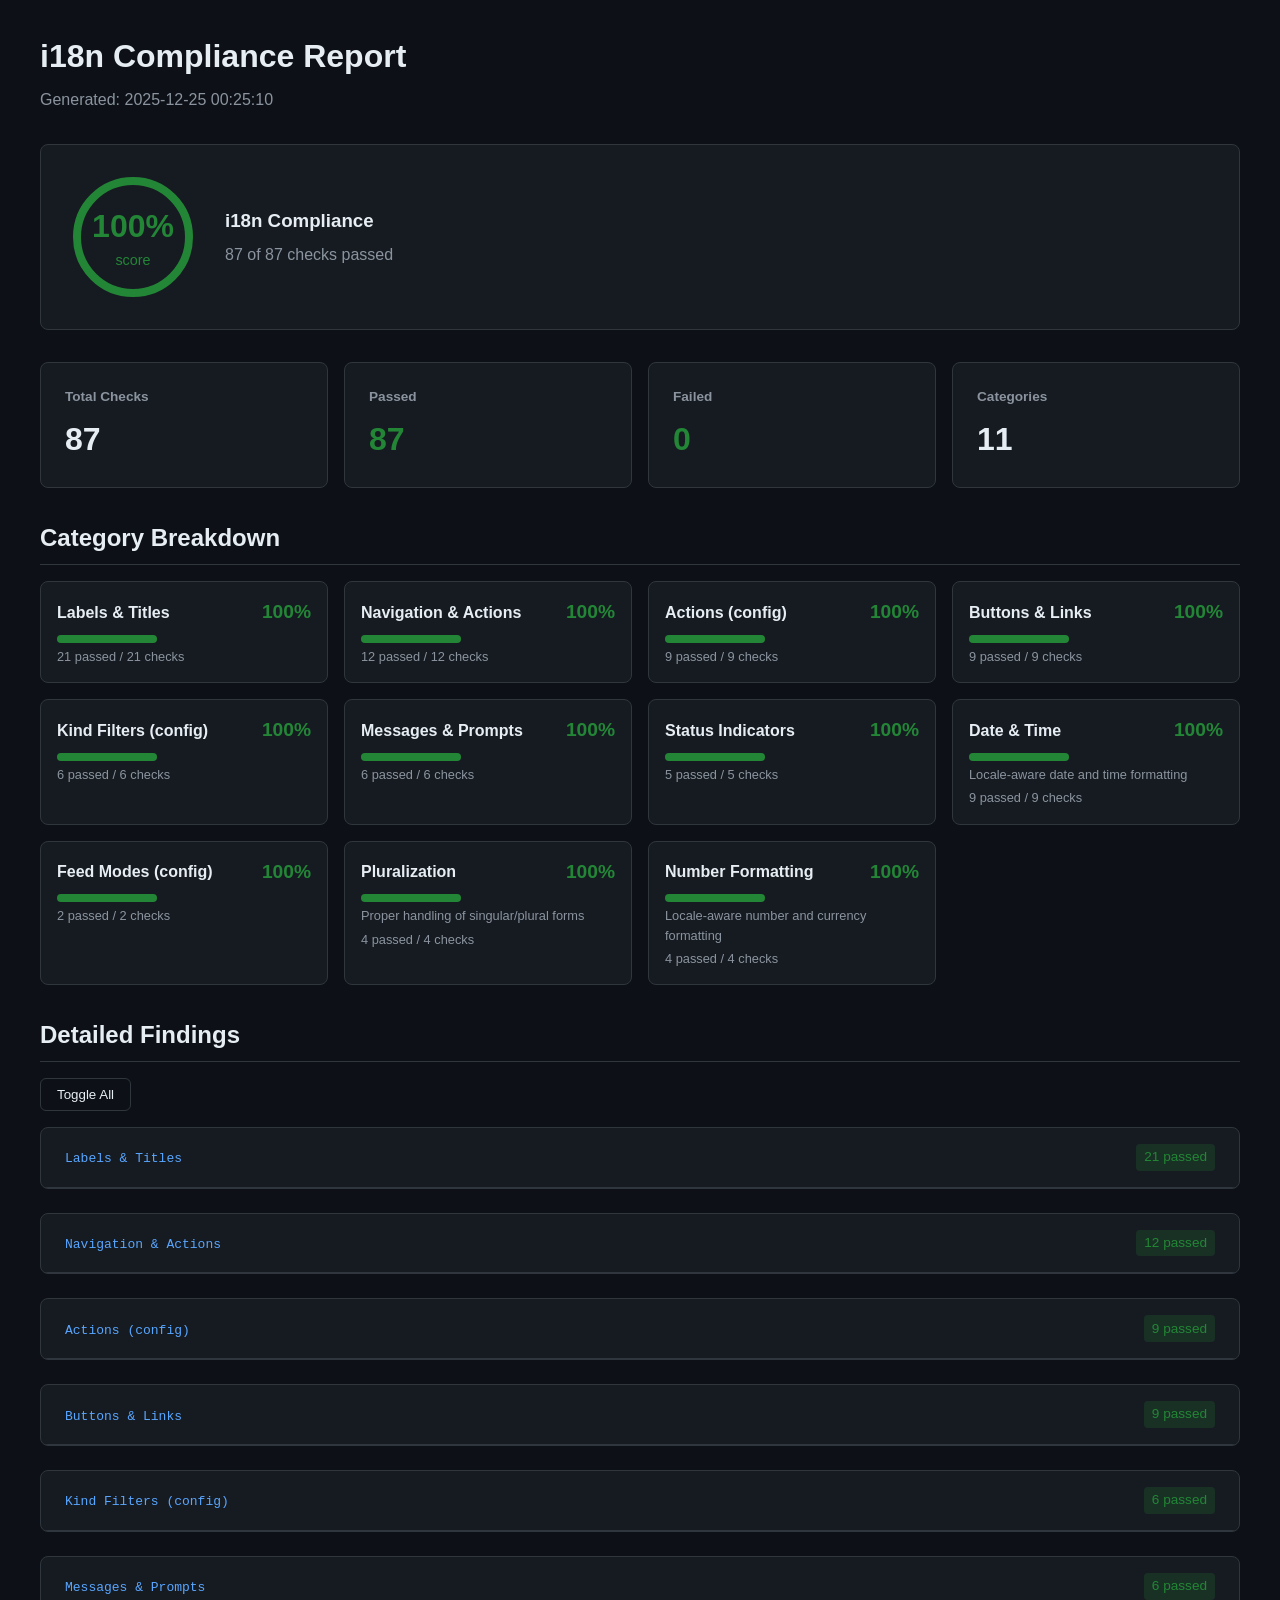
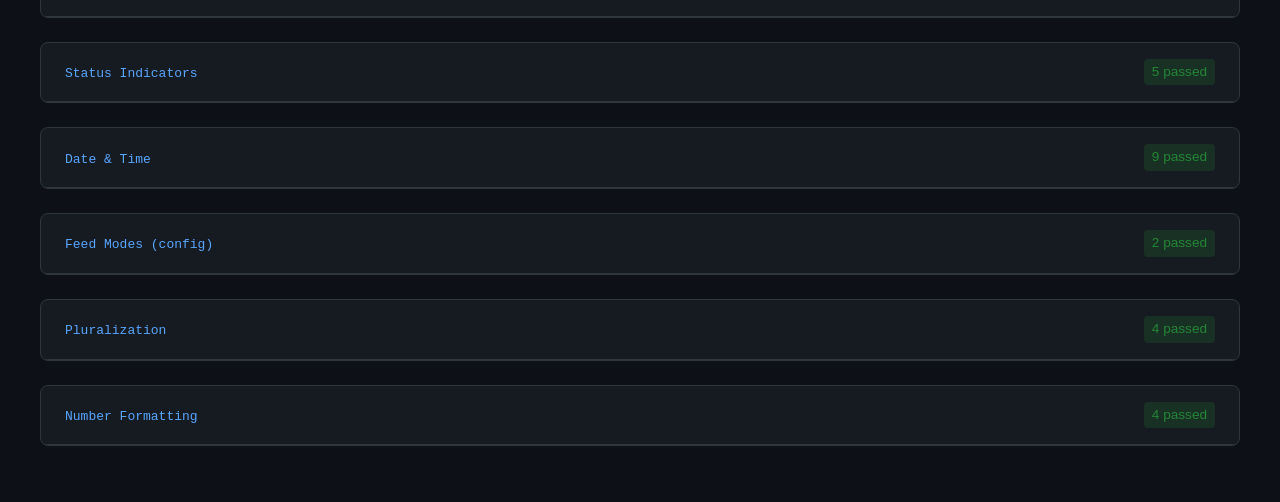
<file: reports/i18n-report.html>
<!DOCTYPE html>
<html lang="en">
<head>
    <meta charset="UTF-8">
    <meta name="viewport" content="width=device-width, initial-scale=1.0">
    <title>i18n Compliance Report</title>
    <style>
        :root {
            --bg: #0d1117;
            --bg-secondary: #161b22;
            --border: #30363d;
            --text: #e6edf3;
            --text-muted: #8b949e;
            --green: #238636;
            --yellow: #9e6a03;
            --red: #da3633;
            --blue: #58a6ff;
        }
        * { box-sizing: border-box; margin: 0; padding: 0; }
        body {
            font-family: -apple-system, BlinkMacSystemFont, 'Segoe UI', Helvetica, Arial, sans-serif;
            background: var(--bg);
            color: var(--text);
            line-height: 1.5;
            padding: 2rem;
        }
        .container { max-width: 1200px; margin: 0 auto; }
        h1 { margin-bottom: 0.5rem; }
        .meta { color: var(--text-muted); margin-bottom: 2rem; }

        .score-card {
            background: var(--bg-secondary);
            border: 1px solid var(--border);
            border-radius: 8px;
            padding: 2rem;
            margin-bottom: 2rem;
            display: flex;
            align-items: center;
            gap: 2rem;
        }
        .score-circle {
            width: 120px;
            height: 120px;
            border-radius: 50%;
            border: 8px solid;
            display: flex;
            flex-direction: column;
            align-items: center;
            justify-content: center;
            font-size: 2rem;
            font-weight: bold;
        }
        .score-label { font-size: 0.9rem; font-weight: normal; }
        .score-details h3 { margin-bottom: 0.5rem; }

        .stats-grid {
            display: grid;
            grid-template-columns: repeat(auto-fit, minmax(200px, 1fr));
            gap: 1rem;
            margin-bottom: 2rem;
        }
        .stat-card {
            background: var(--bg-secondary);
            border: 1px solid var(--border);
            border-radius: 8px;
            padding: 1.5rem;
        }
        .stat-card h4 { color: var(--text-muted); font-size: 0.85rem; margin-bottom: 0.5rem; }
        .stat-card .value { font-size: 2rem; font-weight: bold; }
        .stat-card .value.green { color: var(--green); }
        .stat-card .value.yellow { color: var(--yellow); }
        .stat-card .value.red { color: var(--red); }

        .section {
            background: var(--bg-secondary);
            border: 1px solid var(--border);
            border-radius: 8px;
            margin-bottom: 1.5rem;
            overflow: hidden;
        }
        .section-header {
            padding: 1rem 1.5rem;
            border-bottom: 1px solid var(--border);
            display: flex;
            justify-content: space-between;
            align-items: center;
            cursor: pointer;
        }
        .section-header:hover { background: rgba(255,255,255,0.02); }
        .section-header h3 { font-size: 1rem; }
        .section-content { display: none; padding: 1rem 1.5rem; }
        .section.open .section-content { display: block; }

        .category-row {
            display: flex;
            justify-content: space-between;
            align-items: center;
            padding: 0.75rem 0;
            border-bottom: 1px solid var(--border);
        }
        .category-row:last-child { border-bottom: none; }
        .category-name { font-weight: 500; }
        .category-stats { display: flex; gap: 1rem; align-items: center; }
        .category-bar {
            width: 100px;
            height: 8px;
            background: var(--border);
            border-radius: 4px;
            overflow: hidden;
        }
        .category-bar-fill {
            height: 100%;
            background: var(--green);
            transition: width 0.3s;
        }

        .string-table {
            width: 100%;
            border-collapse: collapse;
        }
        .string-table th, .string-table td {
            padding: 0.75rem;
            text-align: left;
            border-bottom: 1px solid var(--border);
        }
        .string-table th {
            color: var(--text-muted);
            font-weight: 500;
            font-size: 0.85rem;
        }
        .string-table tr:last-child td { border-bottom: none; }
        .string-text { font-family: monospace; background: rgba(255,255,255,0.05); padding: 0.2rem 0.4rem; border-radius: 3px; }
        .string-key { color: var(--blue); font-family: monospace; font-size: 0.85rem; }
        .string-file { color: var(--text-muted); font-size: 0.85rem; }
        .string-category {
            font-size: 0.75rem;
            padding: 0.2rem 0.5rem;
            border-radius: 3px;
            background: rgba(88, 166, 255, 0.1);
            color: var(--blue);
        }

        .json-preview {
            background: var(--bg);
            border: 1px solid var(--border);
            border-radius: 6px;
            padding: 1rem;
            overflow-x: auto;
            font-family: monospace;
            font-size: 0.85rem;
            white-space: pre;
            max-height: 400px;
            overflow-y: auto;
        }

        .copy-btn {
            background: var(--blue);
            color: white;
            border: none;
            padding: 0.5rem 1rem;
            border-radius: 4px;
            cursor: pointer;
            font-size: 0.85rem;
        }
        .copy-btn:hover { opacity: 0.9; }
    </style>
</head>
<body>
    <div class="container">
        <h1>i18n Compliance Report</h1>
        <p class="meta">Generated: 2025-12-25 00:25:10</p>

        <div class="score-card">
            <div class="score-circle" style="border-color: var(--green); color: var(--green);">
                100%
                <span class="score-label">score</span>
            </div>
            <div class="score-details">
                <h3>i18n Compliance</h3>
                <p style="color: var(--text-muted);">
                    87 of 87 checks passed
                </p>
            </div>
        </div>

        <div class="stats-grid">
            <div class="stat-card">
                <h4>Total Checks</h4>
                <div class="value">87</div>
            </div>
            <div class="stat-card">
                <h4>Passed</h4>
                <div class="value green">87</div>
            </div>
            <div class="stat-card">
                <h4>Failed</h4>
                <div class="value green">0</div>
            </div>
            <div class="stat-card">
                <h4>Categories</h4>
                <div class="value">11</div>
            </div>
        </div>

        
        <h2 style="font-size: 1.5rem; margin: 2rem 0 1rem; border-bottom: 1px solid var(--border); padding-bottom: 0.5rem;">Category Breakdown</h2>
        <div style="display: grid; grid-template-columns: repeat(auto-fit, minmax(280px, 1fr)); gap: 1rem; margin-bottom: 2rem;">
            
            <div style="background: var(--bg-secondary); border: 1px solid var(--border); border-radius: 8px; padding: 1rem;">
                <div style="display: flex; justify-content: space-between; align-items: center; margin-bottom: 0.5rem;">
                    <span style="font-weight: 600;">Labels &amp; Titles</span>
                    <span style="font-size: 1.2rem; font-weight: bold; color: var(--green);">100%</span>
                </div>
                <div class="category-bar">
                    <div class="category-bar-fill" style="width: 100%; background: var(--green);"></div>
                </div>
                
                <p style="margin-top: 0.25rem; color: var(--text-muted); font-size: 0.8rem;">21 passed / 21 checks</p>
            </div>
            
            <div style="background: var(--bg-secondary); border: 1px solid var(--border); border-radius: 8px; padding: 1rem;">
                <div style="display: flex; justify-content: space-between; align-items: center; margin-bottom: 0.5rem;">
                    <span style="font-weight: 600;">Navigation &amp; Actions</span>
                    <span style="font-size: 1.2rem; font-weight: bold; color: var(--green);">100%</span>
                </div>
                <div class="category-bar">
                    <div class="category-bar-fill" style="width: 100%; background: var(--green);"></div>
                </div>
                
                <p style="margin-top: 0.25rem; color: var(--text-muted); font-size: 0.8rem;">12 passed / 12 checks</p>
            </div>
            
            <div style="background: var(--bg-secondary); border: 1px solid var(--border); border-radius: 8px; padding: 1rem;">
                <div style="display: flex; justify-content: space-between; align-items: center; margin-bottom: 0.5rem;">
                    <span style="font-weight: 600;">Actions (config)</span>
                    <span style="font-size: 1.2rem; font-weight: bold; color: var(--green);">100%</span>
                </div>
                <div class="category-bar">
                    <div class="category-bar-fill" style="width: 100%; background: var(--green);"></div>
                </div>
                
                <p style="margin-top: 0.25rem; color: var(--text-muted); font-size: 0.8rem;">9 passed / 9 checks</p>
            </div>
            
            <div style="background: var(--bg-secondary); border: 1px solid var(--border); border-radius: 8px; padding: 1rem;">
                <div style="display: flex; justify-content: space-between; align-items: center; margin-bottom: 0.5rem;">
                    <span style="font-weight: 600;">Buttons &amp; Links</span>
                    <span style="font-size: 1.2rem; font-weight: bold; color: var(--green);">100%</span>
                </div>
                <div class="category-bar">
                    <div class="category-bar-fill" style="width: 100%; background: var(--green);"></div>
                </div>
                
                <p style="margin-top: 0.25rem; color: var(--text-muted); font-size: 0.8rem;">9 passed / 9 checks</p>
            </div>
            
            <div style="background: var(--bg-secondary); border: 1px solid var(--border); border-radius: 8px; padding: 1rem;">
                <div style="display: flex; justify-content: space-between; align-items: center; margin-bottom: 0.5rem;">
                    <span style="font-weight: 600;">Kind Filters (config)</span>
                    <span style="font-size: 1.2rem; font-weight: bold; color: var(--green);">100%</span>
                </div>
                <div class="category-bar">
                    <div class="category-bar-fill" style="width: 100%; background: var(--green);"></div>
                </div>
                
                <p style="margin-top: 0.25rem; color: var(--text-muted); font-size: 0.8rem;">6 passed / 6 checks</p>
            </div>
            
            <div style="background: var(--bg-secondary); border: 1px solid var(--border); border-radius: 8px; padding: 1rem;">
                <div style="display: flex; justify-content: space-between; align-items: center; margin-bottom: 0.5rem;">
                    <span style="font-weight: 600;">Messages &amp; Prompts</span>
                    <span style="font-size: 1.2rem; font-weight: bold; color: var(--green);">100%</span>
                </div>
                <div class="category-bar">
                    <div class="category-bar-fill" style="width: 100%; background: var(--green);"></div>
                </div>
                
                <p style="margin-top: 0.25rem; color: var(--text-muted); font-size: 0.8rem;">6 passed / 6 checks</p>
            </div>
            
            <div style="background: var(--bg-secondary); border: 1px solid var(--border); border-radius: 8px; padding: 1rem;">
                <div style="display: flex; justify-content: space-between; align-items: center; margin-bottom: 0.5rem;">
                    <span style="font-weight: 600;">Status Indicators</span>
                    <span style="font-size: 1.2rem; font-weight: bold; color: var(--green);">100%</span>
                </div>
                <div class="category-bar">
                    <div class="category-bar-fill" style="width: 100%; background: var(--green);"></div>
                </div>
                
                <p style="margin-top: 0.25rem; color: var(--text-muted); font-size: 0.8rem;">5 passed / 5 checks</p>
            </div>
            
            <div style="background: var(--bg-secondary); border: 1px solid var(--border); border-radius: 8px; padding: 1rem;">
                <div style="display: flex; justify-content: space-between; align-items: center; margin-bottom: 0.5rem;">
                    <span style="font-weight: 600;">Date &amp; Time</span>
                    <span style="font-size: 1.2rem; font-weight: bold; color: var(--green);">100%</span>
                </div>
                <div class="category-bar">
                    <div class="category-bar-fill" style="width: 100%; background: var(--green);"></div>
                </div>
                <p style="margin-top: 0.25rem; color: var(--text-muted); font-size: 0.8rem;">Locale-aware date and time formatting</p>
                <p style="margin-top: 0.25rem; color: var(--text-muted); font-size: 0.8rem;">9 passed / 9 checks</p>
            </div>
            
            <div style="background: var(--bg-secondary); border: 1px solid var(--border); border-radius: 8px; padding: 1rem;">
                <div style="display: flex; justify-content: space-between; align-items: center; margin-bottom: 0.5rem;">
                    <span style="font-weight: 600;">Feed Modes (config)</span>
                    <span style="font-size: 1.2rem; font-weight: bold; color: var(--green);">100%</span>
                </div>
                <div class="category-bar">
                    <div class="category-bar-fill" style="width: 100%; background: var(--green);"></div>
                </div>
                
                <p style="margin-top: 0.25rem; color: var(--text-muted); font-size: 0.8rem;">2 passed / 2 checks</p>
            </div>
            
            <div style="background: var(--bg-secondary); border: 1px solid var(--border); border-radius: 8px; padding: 1rem;">
                <div style="display: flex; justify-content: space-between; align-items: center; margin-bottom: 0.5rem;">
                    <span style="font-weight: 600;">Pluralization</span>
                    <span style="font-size: 1.2rem; font-weight: bold; color: var(--green);">100%</span>
                </div>
                <div class="category-bar">
                    <div class="category-bar-fill" style="width: 100%; background: var(--green);"></div>
                </div>
                <p style="margin-top: 0.25rem; color: var(--text-muted); font-size: 0.8rem;">Proper handling of singular/plural forms</p>
                <p style="margin-top: 0.25rem; color: var(--text-muted); font-size: 0.8rem;">4 passed / 4 checks</p>
            </div>
            
            <div style="background: var(--bg-secondary); border: 1px solid var(--border); border-radius: 8px; padding: 1rem;">
                <div style="display: flex; justify-content: space-between; align-items: center; margin-bottom: 0.5rem;">
                    <span style="font-weight: 600;">Number Formatting</span>
                    <span style="font-size: 1.2rem; font-weight: bold; color: var(--green);">100%</span>
                </div>
                <div class="category-bar">
                    <div class="category-bar-fill" style="width: 100%; background: var(--green);"></div>
                </div>
                <p style="margin-top: 0.25rem; color: var(--text-muted); font-size: 0.8rem;">Locale-aware number and currency formatting</p>
                <p style="margin-top: 0.25rem; color: var(--text-muted); font-size: 0.8rem;">4 passed / 4 checks</p>
            </div>
            
        </div>
        

        
        <h2 style="font-size: 1.5rem; margin: 2rem 0 1rem; border-bottom: 1px solid var(--border); padding-bottom: 0.5rem;">Detailed Findings</h2>
        <button class="toggle-btn" style="background: var(--bg); border: 1px solid var(--border); color: var(--text); padding: 0.5rem 1rem; border-radius: 6px; cursor: pointer; margin-bottom: 1rem;" onclick="document.querySelectorAll('.section').forEach(s => s.classList.toggle('open'))">
            Toggle All
        </button>
        
        
        <div class="section">
            <div class="section-header" onclick="this.parentElement.classList.toggle('open')">
                <span>
                    <span style="font-family: monospace; color: var(--blue);">Labels &amp; Titles</span>
                </span>
                <div style="display: flex; gap: 1rem;">
                    <span style="padding: 0.2rem 0.5rem; border-radius: 4px; font-size: 0.85rem; background: rgba(35,134,54,0.2); color: var(--green);">21 passed</span>
                    
                </div>
            </div>
            <div class="section-content">
                
                
                
                
                
                
                
                
                
                
                
                
                
                
                
                
                
                
                
                
                
                
                
                
                
                
                
                
                
                
                
                
                
                
                
                
                
                
                
                
                
                
                
                
                
                
                
                
                
                
                
                
                
                
                
                
                
                
                
                
                <div style="padding: 0.75rem 0; border-bottom: 1px solid var(--border); display: flex; gap: 1rem; align-items: flex-start;">
                    <div style="width: 20px; height: 20px; border-radius: 50%; display: flex; align-items: center; justify-content: center; font-size: 12px; flex-shrink: 0; background: var(--green); color: white;">✓</div>
                    <div style="flex: 1;">
                        <div style="font-weight: 500;"><span class="string-text">About</span></div>
                        <div style="color: var(--text-muted); font-size: 0.9rem;">Key: <span class="string-key">label.about</span></div>
                        <div style="color: var(--text-muted); font-size: 0.8rem; font-family: monospace;">templates/*.go</div>
                    </div>
                </div>
                
                
                
                <div style="padding: 0.75rem 0; border-bottom: 1px solid var(--border); display: flex; gap: 1rem; align-items: flex-start;">
                    <div style="width: 20px; height: 20px; border-radius: 50%; display: flex; align-items: center; justify-content: center; font-size: 12px; flex-shrink: 0; background: var(--green); color: white;">✓</div>
                    <div style="flex: 1;">
                        <div style="font-weight: 500;"><span class="string-text">Articles</span></div>
                        <div style="color: var(--text-muted); font-size: 0.9rem;">Key: <span class="string-key">label.articles</span></div>
                        <div style="color: var(--text-muted); font-size: 0.8rem; font-family: monospace;">templates/*.go</div>
                    </div>
                </div>
                
                
                
                <div style="padding: 0.75rem 0; border-bottom: 1px solid var(--border); display: flex; gap: 1rem; align-items: flex-start;">
                    <div style="width: 20px; height: 20px; border-radius: 50%; display: flex; align-items: center; justify-content: center; font-size: 12px; flex-shrink: 0; background: var(--green); color: white;">✓</div>
                    <div style="flex: 1;">
                        <div style="font-weight: 500;"><span class="string-text">Banner URL</span></div>
                        <div style="color: var(--text-muted); font-size: 0.9rem;">Key: <span class="string-key">label.banner_url</span></div>
                        <div style="color: var(--text-muted); font-size: 0.8rem; font-family: monospace;">templates/*.go</div>
                    </div>
                </div>
                
                
                
                <div style="padding: 0.75rem 0; border-bottom: 1px solid var(--border); display: flex; gap: 1rem; align-items: flex-start;">
                    <div style="width: 20px; height: 20px; border-radius: 50%; display: flex; align-items: center; justify-content: center; font-size: 12px; flex-shrink: 0; background: var(--green); color: white;">✓</div>
                    <div style="flex: 1;">
                        <div style="font-weight: 500;"><span class="string-text">Bookmarks</span></div>
                        <div style="color: var(--text-muted); font-size: 0.9rem;">Key: <span class="string-key">label.bookmarks</span></div>
                        <div style="color: var(--text-muted); font-size: 0.8rem; font-family: monospace;">templates/*.go</div>
                    </div>
                </div>
                
                
                
                <div style="padding: 0.75rem 0; border-bottom: 1px solid var(--border); display: flex; gap: 1rem; align-items: flex-start;">
                    <div style="width: 20px; height: 20px; border-radius: 50%; display: flex; align-items: center; justify-content: center; font-size: 12px; flex-shrink: 0; background: var(--green); color: white;">✓</div>
                    <div style="flex: 1;">
                        <div style="font-weight: 500;"><span class="string-text">Display Name</span></div>
                        <div style="color: var(--text-muted); font-size: 0.9rem;">Key: <span class="string-key">label.display_name</span></div>
                        <div style="color: var(--text-muted); font-size: 0.8rem; font-family: monospace;">templates/*.go</div>
                    </div>
                </div>
                
                
                
                <div style="padding: 0.75rem 0; border-bottom: 1px solid var(--border); display: flex; gap: 1rem; align-items: flex-start;">
                    <div style="width: 20px; height: 20px; border-radius: 50%; display: flex; align-items: center; justify-content: center; font-size: 12px; flex-shrink: 0; background: var(--green); color: white;">✓</div>
                    <div style="flex: 1;">
                        <div style="font-weight: 500;"><span class="string-text">Edit Profile</span></div>
                        <div style="color: var(--text-muted); font-size: 0.9rem;">Key: <span class="string-key">label.edit_profile</span></div>
                        <div style="color: var(--text-muted); font-size: 0.8rem; font-family: monospace;">templates/*.go</div>
                    </div>
                </div>
                
                
                
                <div style="padding: 0.75rem 0; border-bottom: 1px solid var(--border); display: flex; gap: 1rem; align-items: flex-start;">
                    <div style="width: 20px; height: 20px; border-radius: 50%; display: flex; align-items: center; justify-content: center; font-size: 12px; flex-shrink: 0; background: var(--green); color: white;">✓</div>
                    <div style="flex: 1;">
                        <div style="font-weight: 500;"><span class="string-text">Events</span></div>
                        <div style="color: var(--text-muted); font-size: 0.9rem;">Key: <span class="string-key">label.events</span></div>
                        <div style="color: var(--text-muted); font-size: 0.8rem; font-family: monospace;">templates/*.go</div>
                    </div>
                </div>
                
                
                
                <div style="padding: 0.75rem 0; border-bottom: 1px solid var(--border); display: flex; gap: 1rem; align-items: flex-start;">
                    <div style="width: 20px; height: 20px; border-radius: 50%; display: flex; align-items: center; justify-content: center; font-size: 12px; flex-shrink: 0; background: var(--green); color: white;">✓</div>
                    <div style="flex: 1;">
                        <div style="font-weight: 500;"><span class="string-text">Hashtags</span></div>
                        <div style="color: var(--text-muted); font-size: 0.9rem;">Key: <span class="string-key">label.hashtags</span></div>
                        <div style="color: var(--text-muted); font-size: 0.8rem; font-family: monospace;">templates/*.go</div>
                    </div>
                </div>
                
                
                
                <div style="padding: 0.75rem 0; border-bottom: 1px solid var(--border); display: flex; gap: 1rem; align-items: flex-start;">
                    <div style="width: 20px; height: 20px; border-radius: 50%; display: flex; align-items: center; justify-content: center; font-size: 12px; flex-shrink: 0; background: var(--green); color: white;">✓</div>
                    <div style="flex: 1;">
                        <div style="font-weight: 500;"><span class="string-text">Host:</span></div>
                        <div style="color: var(--text-muted); font-size: 0.9rem;">Key: <span class="string-key">label.host</span></div>
                        <div style="color: var(--text-muted); font-size: 0.8rem; font-family: monospace;">templates/*.go</div>
                    </div>
                </div>
                
                
                
                <div style="padding: 0.75rem 0; border-bottom: 1px solid var(--border); display: flex; gap: 1rem; align-items: flex-start;">
                    <div style="width: 20px; height: 20px; border-radius: 50%; display: flex; align-items: center; justify-content: center; font-size: 12px; flex-shrink: 0; background: var(--green); color: white;">✓</div>
                    <div style="flex: 1;">
                        <div style="font-weight: 500;"><span class="string-text">Lightning Address</span></div>
                        <div style="color: var(--text-muted); font-size: 0.9rem;">Key: <span class="string-key">label.lightning_address</span></div>
                        <div style="color: var(--text-muted); font-size: 0.8rem; font-family: monospace;">templates/*.go</div>
                    </div>
                </div>
                
                
                
                <div style="padding: 0.75rem 0; border-bottom: 1px solid var(--border); display: flex; gap: 1rem; align-items: flex-start;">
                    <div style="width: 20px; height: 20px; border-radius: 50%; display: flex; align-items: center; justify-content: center; font-size: 12px; flex-shrink: 0; background: var(--green); color: white;">✓</div>
                    <div style="flex: 1;">
                        <div style="font-weight: 500;"><span class="string-text">Links</span></div>
                        <div style="color: var(--text-muted); font-size: 0.9rem;">Key: <span class="string-key">label.links</span></div>
                        <div style="color: var(--text-muted); font-size: 0.8rem; font-family: monospace;">templates/*.go</div>
                    </div>
                </div>
                
                
                
                <div style="padding: 0.75rem 0; border-bottom: 1px solid var(--border); display: flex; gap: 1rem; align-items: flex-start;">
                    <div style="width: 20px; height: 20px; border-radius: 50%; display: flex; align-items: center; justify-content: center; font-size: 12px; flex-shrink: 0; background: var(--green); color: white;">✓</div>
                    <div style="flex: 1;">
                        <div style="font-weight: 500;"><span class="string-text">NIP-05</span></div>
                        <div style="color: var(--text-muted); font-size: 0.9rem;">Key: <span class="string-key">label.nip05</span></div>
                        <div style="color: var(--text-muted); font-size: 0.8rem; font-family: monospace;">templates/*.go</div>
                    </div>
                </div>
                
                
                
                <div style="padding: 0.75rem 0; border-bottom: 1px solid var(--border); display: flex; gap: 1rem; align-items: flex-start;">
                    <div style="width: 20px; height: 20px; border-radius: 50%; display: flex; align-items: center; justify-content: center; font-size: 12px; flex-shrink: 0; background: var(--green); color: white;">✓</div>
                    <div style="flex: 1;">
                        <div style="font-weight: 500;"><span class="string-text">Picture URL</span></div>
                        <div style="color: var(--text-muted); font-size: 0.9rem;">Key: <span class="string-key">label.picture_url</span></div>
                        <div style="color: var(--text-muted); font-size: 0.8rem; font-family: monospace;">templates/*.go</div>
                    </div>
                </div>
                
                
                
                <div style="padding: 0.75rem 0; border-bottom: 1px solid var(--border); display: flex; gap: 1rem; align-items: flex-start;">
                    <div style="width: 20px; height: 20px; border-radius: 50%; display: flex; align-items: center; justify-content: center; font-size: 12px; flex-shrink: 0; background: var(--green); color: white;">✓</div>
                    <div style="flex: 1;">
                        <div style="font-weight: 500;"><span class="string-text">Replies</span></div>
                        <div style="color: var(--text-muted); font-size: 0.9rem;">Key: <span class="string-key">label.replies</span></div>
                        <div style="color: var(--text-muted); font-size: 0.8rem; font-family: monospace;">templates/*.go</div>
                    </div>
                </div>
                
                
                
                <div style="padding: 0.75rem 0; border-bottom: 1px solid var(--border); display: flex; gap: 1rem; align-items: flex-start;">
                    <div style="width: 20px; height: 20px; border-radius: 50%; display: flex; align-items: center; justify-content: center; font-size: 12px; flex-shrink: 0; background: var(--green); color: white;">✓</div>
                    <div style="flex: 1;">
                        <div style="font-weight: 500;"><span class="string-text">Skip to main content</span></div>
                        <div style="color: var(--text-muted); font-size: 0.9rem;">Key: <span class="string-key">a11y.skip_to_main</span></div>
                        <div style="color: var(--text-muted); font-size: 0.8rem; font-family: monospace;">templates/*.go</div>
                    </div>
                </div>
                
                
                
                <div style="padding: 0.75rem 0; border-bottom: 1px solid var(--border); display: flex; gap: 1rem; align-items: flex-start;">
                    <div style="width: 20px; height: 20px; border-radius: 50%; display: flex; align-items: center; justify-content: center; font-size: 12px; flex-shrink: 0; background: var(--green); color: white;">✓</div>
                    <div style="flex: 1;">
                        <div style="font-weight: 500;"><span class="string-text">Username</span></div>
                        <div style="color: var(--text-muted); font-size: 0.9rem;">Key: <span class="string-key">label.username</span></div>
                        <div style="color: var(--text-muted); font-size: 0.8rem; font-family: monospace;">templates/*.go</div>
                    </div>
                </div>
                
                
                
                <div style="padding: 0.75rem 0; border-bottom: 1px solid var(--border); display: flex; gap: 1rem; align-items: flex-start;">
                    <div style="width: 20px; height: 20px; border-radius: 50%; display: flex; align-items: center; justify-content: center; font-size: 12px; flex-shrink: 0; background: var(--green); color: white;">✓</div>
                    <div style="flex: 1;">
                        <div style="font-weight: 500;"><span class="string-text">Website</span></div>
                        <div style="color: var(--text-muted); font-size: 0.9rem;">Key: <span class="string-key">label.website</span></div>
                        <div style="color: var(--text-muted); font-size: 0.8rem; font-family: monospace;">templates/*.go</div>
                    </div>
                </div>
                
                
                
                <div style="padding: 0.75rem 0; border-bottom: 1px solid var(--border); display: flex; gap: 1rem; align-items: flex-start;">
                    <div style="width: 20px; height: 20px; border-radius: 50%; display: flex; align-items: center; justify-content: center; font-size: 12px; flex-shrink: 0; background: var(--green); color: white;">✓</div>
                    <div style="flex: 1;">
                        <div style="font-weight: 500;"><span class="string-text">replying to</span></div>
                        <div style="color: var(--text-muted); font-size: 0.9rem;">Key: <span class="string-key">label.replying_to</span></div>
                        <div style="color: var(--text-muted); font-size: 0.8rem; font-family: monospace;">templates/*.go</div>
                    </div>
                </div>
                
                
                
                <div style="padding: 0.75rem 0; border-bottom: 1px solid var(--border); display: flex; gap: 1rem; align-items: flex-start;">
                    <div style="width: 20px; height: 20px; border-radius: 50%; display: flex; align-items: center; justify-content: center; font-size: 12px; flex-shrink: 0; background: var(--green); color: white;">✓</div>
                    <div style="flex: 1;">
                        <div style="font-weight: 500;"><span class="string-text">reposted</span></div>
                        <div style="color: var(--text-muted); font-size: 0.9rem;">Key: <span class="string-key">label.reposted</span></div>
                        <div style="color: var(--text-muted); font-size: 0.8rem; font-family: monospace;">templates/*.go</div>
                    </div>
                </div>
                
                
                
                <div style="padding: 0.75rem 0; border-bottom: 1px solid var(--border); display: flex; gap: 1rem; align-items: flex-start;">
                    <div style="width: 20px; height: 20px; border-radius: 50%; display: flex; align-items: center; justify-content: center; font-size: 12px; flex-shrink: 0; background: var(--green); color: white;">✓</div>
                    <div style="flex: 1;">
                        <div style="font-weight: 500;"><span class="string-text">to reply</span></div>
                        <div style="color: var(--text-muted); font-size: 0.9rem;">Key: <span class="string-key">label.to_reply</span></div>
                        <div style="color: var(--text-muted); font-size: 0.8rem; font-family: monospace;">templates/*.go</div>
                    </div>
                </div>
                
                
                
                <div style="padding: 0.75rem 0; border-bottom: 1px solid var(--border); display: flex; gap: 1rem; align-items: flex-start;">
                    <div style="width: 20px; height: 20px; border-radius: 50%; display: flex; align-items: center; justify-content: center; font-size: 12px; flex-shrink: 0; background: var(--green); color: white;">✓</div>
                    <div style="flex: 1;">
                        <div style="font-weight: 500;"><span class="string-text">zapped</span></div>
                        <div style="color: var(--text-muted); font-size: 0.9rem;">Key: <span class="string-key">label.zapped</span></div>
                        <div style="color: var(--text-muted); font-size: 0.8rem; font-family: monospace;">templates/*.go</div>
                    </div>
                </div>
                
                
                
                
                
                
                
                
                
                
                
                
                
                
                
                
                
                
                
                
                
                
                
                
                
                
                
                
                
                
                
                
                
                
                
                
                
                
                
                
                
                
                
                
                
                
                
                
                
                
                
                
                
                
                
                
                
                
                
                
                
                
                
                
                
                
                
                
                
                
                
                
                
                
                
                
                
            </div>
        </div>
        
        
        <div class="section">
            <div class="section-header" onclick="this.parentElement.classList.toggle('open')">
                <span>
                    <span style="font-family: monospace; color: var(--blue);">Navigation &amp; Actions</span>
                </span>
                <div style="display: flex; gap: 1rem;">
                    <span style="padding: 0.2rem 0.5rem; border-radius: 4px; font-size: 0.85rem; background: rgba(35,134,54,0.2); color: var(--green);">12 passed</span>
                    
                </div>
            </div>
            <div class="section-content">
                
                
                
                
                
                
                
                
                
                
                
                
                
                
                
                
                
                
                
                
                
                
                
                
                
                
                
                
                
                
                
                
                
                
                
                
                
                
                
                
                
                
                
                
                
                
                
                
                
                
                
                
                
                
                
                
                
                
                
                
                
                
                
                
                
                
                
                
                
                
                
                
                
                
                
                
                
                
                
                
                
                
                
                
                
                
                
                
                
                
                
                
                
                
                
                
                
                
                
                
                
                
                
                
                
                
                
                
                
                
                
                
                
                
                <div style="padding: 0.75rem 0; border-bottom: 1px solid var(--border); display: flex; gap: 1rem; align-items: flex-start;">
                    <div style="width: 20px; height: 20px; border-radius: 50%; display: flex; align-items: center; justify-content: center; font-size: 12px; flex-shrink: 0; background: var(--green); color: white;">✓</div>
                    <div style="flex: 1;">
                        <div style="font-weight: 500;"><span class="string-text">Load More</span></div>
                        <div style="color: var(--text-muted); font-size: 0.9rem;">Key: <span class="string-key">nav.load_more</span></div>
                        <div style="color: var(--text-muted); font-size: 0.8rem; font-family: monospace;">templates/*.go</div>
                    </div>
                </div>
                
                
                
                <div style="padding: 0.75rem 0; border-bottom: 1px solid var(--border); display: flex; gap: 1rem; align-items: flex-start;">
                    <div style="width: 20px; height: 20px; border-radius: 50%; display: flex; align-items: center; justify-content: center; font-size: 12px; flex-shrink: 0; background: var(--green); color: white;">✓</div>
                    <div style="flex: 1;">
                        <div style="font-weight: 500;"><span class="string-text">Read article</span></div>
                        <div style="color: var(--text-muted); font-size: 0.9rem;">Key: <span class="string-key">nav.read_article</span></div>
                        <div style="color: var(--text-muted); font-size: 0.8rem; font-family: monospace;">templates/*.go</div>
                    </div>
                </div>
                
                
                
                <div style="padding: 0.75rem 0; border-bottom: 1px solid var(--border); display: flex; gap: 1rem; align-items: flex-start;">
                    <div style="width: 20px; height: 20px; border-radius: 50%; display: flex; align-items: center; justify-content: center; font-size: 12px; flex-shrink: 0; background: var(--green); color: white;">✓</div>
                    <div style="flex: 1;">
                        <div style="font-weight: 500;"><span class="string-text">View note</span></div>
                        <div style="color: var(--text-muted); font-size: 0.9rem;">Key: <span class="string-key">nav.view_note</span></div>
                        <div style="color: var(--text-muted); font-size: 0.8rem; font-family: monospace;">templates/*.go</div>
                    </div>
                </div>
                
                
                
                <div style="padding: 0.75rem 0; border-bottom: 1px solid var(--border); display: flex; gap: 1rem; align-items: flex-start;">
                    <div style="width: 20px; height: 20px; border-radius: 50%; display: flex; align-items: center; justify-content: center; font-size: 12px; flex-shrink: 0; background: var(--green); color: white;">✓</div>
                    <div style="flex: 1;">
                        <div style="font-weight: 500;"><span class="string-text">View original note</span></div>
                        <div style="color: var(--text-muted); font-size: 0.9rem;">Key: <span class="string-key">nav.view_original_note</span></div>
                        <div style="color: var(--text-muted); font-size: 0.8rem; font-family: monospace;">templates/*.go</div>
                    </div>
                </div>
                
                
                
                <div style="padding: 0.75rem 0; border-bottom: 1px solid var(--border); display: flex; gap: 1rem; align-items: flex-start;">
                    <div style="width: 20px; height: 20px; border-radius: 50%; display: flex; align-items: center; justify-content: center; font-size: 12px; flex-shrink: 0; background: var(--green); color: white;">✓</div>
                    <div style="flex: 1;">
                        <div style="font-weight: 500;"><span class="string-text">View quoted note</span></div>
                        <div style="color: var(--text-muted); font-size: 0.9rem;">Key: <span class="string-key">nav.view_quoted_note</span></div>
                        <div style="color: var(--text-muted); font-size: 0.8rem; font-family: monospace;">templates/*.go</div>
                    </div>
                </div>
                
                
                
                <div style="padding: 0.75rem 0; border-bottom: 1px solid var(--border); display: flex; gap: 1rem; align-items: flex-start;">
                    <div style="width: 20px; height: 20px; border-radius: 50%; display: flex; align-items: center; justify-content: center; font-size: 12px; flex-shrink: 0; background: var(--green); color: white;">✓</div>
                    <div style="flex: 1;">
                        <div style="font-weight: 500;"><span class="string-text">View thread</span></div>
                        <div style="color: var(--text-muted); font-size: 0.9rem;">Key: <span class="string-key">nav.view_thread</span></div>
                        <div style="color: var(--text-muted); font-size: 0.8rem; font-family: monospace;">templates/*.go</div>
                    </div>
                </div>
                
                
                
                <div style="padding: 0.75rem 0; border-bottom: 1px solid var(--border); display: flex; gap: 1rem; align-items: flex-start;">
                    <div style="width: 20px; height: 20px; border-radius: 50%; display: flex; align-items: center; justify-content: center; font-size: 12px; flex-shrink: 0; background: var(--green); color: white;">✓</div>
                    <div style="flex: 1;">
                        <div style="font-weight: 500;"><span class="string-text">View zapped note</span></div>
                        <div style="color: var(--text-muted); font-size: 0.9rem;">Key: <span class="string-key">nav.view_zapped_note</span></div>
                        <div style="color: var(--text-muted); font-size: 0.8rem; font-family: monospace;">templates/*.go</div>
                    </div>
                </div>
                
                
                
                <div style="padding: 0.75rem 0; border-bottom: 1px solid var(--border); display: flex; gap: 1rem; align-items: flex-start;">
                    <div style="width: 20px; height: 20px; border-radius: 50%; display: flex; align-items: center; justify-content: center; font-size: 12px; flex-shrink: 0; background: var(--green); color: white;">✓</div>
                    <div style="flex: 1;">
                        <div style="font-weight: 500;"><span class="string-text">Watch Recording</span></div>
                        <div style="color: var(--text-muted); font-size: 0.9rem;">Key: <span class="string-key">nav.watch_recording</span></div>
                        <div style="color: var(--text-muted); font-size: 0.8rem; font-family: monospace;">templates/*.go</div>
                    </div>
                </div>
                
                
                
                <div style="padding: 0.75rem 0; border-bottom: 1px solid var(--border); display: flex; gap: 1rem; align-items: flex-start;">
                    <div style="width: 20px; height: 20px; border-radius: 50%; display: flex; align-items: center; justify-content: center; font-size: 12px; flex-shrink: 0; background: var(--green); color: white;">✓</div>
                    <div style="flex: 1;">
                        <div style="font-weight: 500;"><span class="string-text">Watch Stream</span></div>
                        <div style="color: var(--text-muted); font-size: 0.9rem;">Key: <span class="string-key">nav.watch_stream</span></div>
                        <div style="color: var(--text-muted); font-size: 0.8rem; font-family: monospace;">templates/*.go</div>
                    </div>
                </div>
                
                
                
                <div style="padding: 0.75rem 0; border-bottom: 1px solid var(--border); display: flex; gap: 1rem; align-items: flex-start;">
                    <div style="width: 20px; height: 20px; border-radius: 50%; display: flex; align-items: center; justify-content: center; font-size: 12px; flex-shrink: 0; background: var(--green); color: white;">✓</div>
                    <div style="flex: 1;">
                        <div style="font-weight: 500;"><span class="string-text">Watch on zap.stream</span></div>
                        <div style="color: var(--text-muted); font-size: 0.9rem;">Key: <span class="string-key">nav.watch_zap_stream</span></div>
                        <div style="color: var(--text-muted); font-size: 0.8rem; font-family: monospace;">templates/*.go</div>
                    </div>
                </div>
                
                
                
                <div style="padding: 0.75rem 0; border-bottom: 1px solid var(--border); display: flex; gap: 1rem; align-items: flex-start;">
                    <div style="width: 20px; height: 20px; border-radius: 50%; display: flex; align-items: center; justify-content: center; font-size: 12px; flex-shrink: 0; background: var(--green); color: white;">✓</div>
                    <div style="flex: 1;">
                        <div style="font-weight: 500;"><span class="string-text">notifications</span></div>
                        <div style="color: var(--text-muted); font-size: 0.9rem;">Key: <span class="string-key">nav.notifications</span></div>
                        <div style="color: var(--text-muted); font-size: 0.8rem; font-family: monospace;">config/navigation.json</div>
                    </div>
                </div>
                
                
                
                <div style="padding: 0.75rem 0; border-bottom: 1px solid var(--border); display: flex; gap: 1rem; align-items: flex-start;">
                    <div style="width: 20px; height: 20px; border-radius: 50%; display: flex; align-items: center; justify-content: center; font-size: 12px; flex-shrink: 0; background: var(--green); color: white;">✓</div>
                    <div style="flex: 1;">
                        <div style="font-weight: 500;"><span class="string-text">search</span></div>
                        <div style="color: var(--text-muted); font-size: 0.9rem;">Key: <span class="string-key">nav.search</span></div>
                        <div style="color: var(--text-muted); font-size: 0.8rem; font-family: monospace;">config/navigation.json</div>
                    </div>
                </div>
                
                
                
                
                
                
                
                
                
                
                
                
                
                
                
                
                
                
                
                
                
                
                
                
                
                
                
                
                
                
                
                
                
                
                
                
                
                
                
                
                
            </div>
        </div>
        
        
        <div class="section">
            <div class="section-header" onclick="this.parentElement.classList.toggle('open')">
                <span>
                    <span style="font-family: monospace; color: var(--blue);">Actions (config)</span>
                </span>
                <div style="display: flex; gap: 1rem;">
                    <span style="padding: 0.2rem 0.5rem; border-radius: 4px; font-size: 0.85rem; background: rgba(35,134,54,0.2); color: var(--green);">9 passed</span>
                    
                </div>
            </div>
            <div class="section-content">
                
                
                <div style="padding: 0.75rem 0; border-bottom: 1px solid var(--border); display: flex; gap: 1rem; align-items: flex-start;">
                    <div style="width: 20px; height: 20px; border-radius: 50%; display: flex; align-items: center; justify-content: center; font-size: 12px; flex-shrink: 0; background: var(--green); color: white;">✓</div>
                    <div style="flex: 1;">
                        <div style="font-weight: 500;"><span class="string-text">bookmark</span></div>
                        <div style="color: var(--text-muted); font-size: 0.9rem;">Key: <span class="string-key">action.bookmark</span></div>
                        <div style="color: var(--text-muted); font-size: 0.8rem; font-family: monospace;">config/actions.json</div>
                    </div>
                </div>
                
                
                
                <div style="padding: 0.75rem 0; border-bottom: 1px solid var(--border); display: flex; gap: 1rem; align-items: flex-start;">
                    <div style="width: 20px; height: 20px; border-radius: 50%; display: flex; align-items: center; justify-content: center; font-size: 12px; flex-shrink: 0; background: var(--green); color: white;">✓</div>
                    <div style="flex: 1;">
                        <div style="font-weight: 500;"><span class="string-text">mute</span></div>
                        <div style="color: var(--text-muted); font-size: 0.9rem;">Key: <span class="string-key">action.mute</span></div>
                        <div style="color: var(--text-muted); font-size: 0.8rem; font-family: monospace;">config/actions.json</div>
                    </div>
                </div>
                
                
                
                <div style="padding: 0.75rem 0; border-bottom: 1px solid var(--border); display: flex; gap: 1rem; align-items: flex-start;">
                    <div style="width: 20px; height: 20px; border-radius: 50%; display: flex; align-items: center; justify-content: center; font-size: 12px; flex-shrink: 0; background: var(--green); color: white;">✓</div>
                    <div style="flex: 1;">
                        <div style="font-weight: 500;"><span class="string-text">quote</span></div>
                        <div style="color: var(--text-muted); font-size: 0.9rem;">Key: <span class="string-key">action.quote</span></div>
                        <div style="color: var(--text-muted); font-size: 0.8rem; font-family: monospace;">config/actions.json</div>
                    </div>
                </div>
                
                
                
                <div style="padding: 0.75rem 0; border-bottom: 1px solid var(--border); display: flex; gap: 1rem; align-items: flex-start;">
                    <div style="width: 20px; height: 20px; border-radius: 50%; display: flex; align-items: center; justify-content: center; font-size: 12px; flex-shrink: 0; background: var(--green); color: white;">✓</div>
                    <div style="flex: 1;">
                        <div style="font-weight: 500;"><span class="string-text">react</span></div>
                        <div style="color: var(--text-muted); font-size: 0.9rem;">Key: <span class="string-key">action.react</span></div>
                        <div style="color: var(--text-muted); font-size: 0.8rem; font-family: monospace;">config/actions.json</div>
                    </div>
                </div>
                
                
                
                <div style="padding: 0.75rem 0; border-bottom: 1px solid var(--border); display: flex; gap: 1rem; align-items: flex-start;">
                    <div style="width: 20px; height: 20px; border-radius: 50%; display: flex; align-items: center; justify-content: center; font-size: 12px; flex-shrink: 0; background: var(--green); color: white;">✓</div>
                    <div style="flex: 1;">
                        <div style="font-weight: 500;"><span class="string-text">read</span></div>
                        <div style="color: var(--text-muted); font-size: 0.9rem;">Key: <span class="string-key">action.read</span></div>
                        <div style="color: var(--text-muted); font-size: 0.8rem; font-family: monospace;">config/actions.json</div>
                    </div>
                </div>
                
                
                
                <div style="padding: 0.75rem 0; border-bottom: 1px solid var(--border); display: flex; gap: 1rem; align-items: flex-start;">
                    <div style="width: 20px; height: 20px; border-radius: 50%; display: flex; align-items: center; justify-content: center; font-size: 12px; flex-shrink: 0; background: var(--green); color: white;">✓</div>
                    <div style="flex: 1;">
                        <div style="font-weight: 500;"><span class="string-text">reply</span></div>
                        <div style="color: var(--text-muted); font-size: 0.9rem;">Key: <span class="string-key">action.reply</span></div>
                        <div style="color: var(--text-muted); font-size: 0.8rem; font-family: monospace;">config/actions.json</div>
                    </div>
                </div>
                
                
                
                <div style="padding: 0.75rem 0; border-bottom: 1px solid var(--border); display: flex; gap: 1rem; align-items: flex-start;">
                    <div style="width: 20px; height: 20px; border-radius: 50%; display: flex; align-items: center; justify-content: center; font-size: 12px; flex-shrink: 0; background: var(--green); color: white;">✓</div>
                    <div style="flex: 1;">
                        <div style="font-weight: 500;"><span class="string-text">report</span></div>
                        <div style="color: var(--text-muted); font-size: 0.9rem;">Key: <span class="string-key">action.report</span></div>
                        <div style="color: var(--text-muted); font-size: 0.8rem; font-family: monospace;">config/actions.json</div>
                    </div>
                </div>
                
                
                
                <div style="padding: 0.75rem 0; border-bottom: 1px solid var(--border); display: flex; gap: 1rem; align-items: flex-start;">
                    <div style="width: 20px; height: 20px; border-radius: 50%; display: flex; align-items: center; justify-content: center; font-size: 12px; flex-shrink: 0; background: var(--green); color: white;">✓</div>
                    <div style="flex: 1;">
                        <div style="font-weight: 500;"><span class="string-text">repost</span></div>
                        <div style="color: var(--text-muted); font-size: 0.9rem;">Key: <span class="string-key">action.repost</span></div>
                        <div style="color: var(--text-muted); font-size: 0.8rem; font-family: monospace;">config/actions.json</div>
                    </div>
                </div>
                
                
                
                <div style="padding: 0.75rem 0; border-bottom: 1px solid var(--border); display: flex; gap: 1rem; align-items: flex-start;">
                    <div style="width: 20px; height: 20px; border-radius: 50%; display: flex; align-items: center; justify-content: center; font-size: 12px; flex-shrink: 0; background: var(--green); color: white;">✓</div>
                    <div style="flex: 1;">
                        <div style="font-weight: 500;"><span class="string-text">zap</span></div>
                        <div style="color: var(--text-muted); font-size: 0.9rem;">Key: <span class="string-key">action.zap</span></div>
                        <div style="color: var(--text-muted); font-size: 0.8rem; font-family: monospace;">config/actions.json</div>
                    </div>
                </div>
                
                
                
                
                
                
                
                
                
                
                
                
                
                
                
                
                
                
                
                
                
                
                
                
                
                
                
                
                
                
                
                
                
                
                
                
                
                
                
                
                
                
                
                
                
                
                
                
                
                
                
                
                
                
                
                
                
                
                
                
                
                
                
                
                
                
                
                
                
                
                
                
                
                
                
                
                
                
                
                
                
                
                
                
                
                
                
                
                
                
                
                
                
                
                
                
                
                
                
                
                
                
                
                
                
                
                
                
                
                
                
                
                
                
                
                
                
                
                
                
                
                
                
                
                
                
                
                
                
                
                
                
                
                
                
                
                
                
                
                
                
                
                
                
                
                
                
                
                
                
                
                
                
                
                
                
                
                
                
            </div>
        </div>
        
        
        <div class="section">
            <div class="section-header" onclick="this.parentElement.classList.toggle('open')">
                <span>
                    <span style="font-family: monospace; color: var(--blue);">Buttons &amp; Links</span>
                </span>
                <div style="display: flex; gap: 1rem;">
                    <span style="padding: 0.2rem 0.5rem; border-radius: 4px; font-size: 0.85rem; background: rgba(35,134,54,0.2); color: var(--green);">9 passed</span>
                    
                </div>
            </div>
            <div class="section-content">
                
                
                
                
                
                
                
                
                
                
                
                
                
                
                
                
                
                
                
                
                <div style="padding: 0.75rem 0; border-bottom: 1px solid var(--border); display: flex; gap: 1rem; align-items: flex-start;">
                    <div style="width: 20px; height: 20px; border-radius: 50%; display: flex; align-items: center; justify-content: center; font-size: 12px; flex-shrink: 0; background: var(--green); color: white;">✓</div>
                    <div style="flex: 1;">
                        <div style="font-weight: 500;"><span class="string-text">Cancel</span></div>
                        <div style="color: var(--text-muted); font-size: 0.9rem;">Key: <span class="string-key">btn.cancel</span></div>
                        <div style="color: var(--text-muted); font-size: 0.8rem; font-family: monospace;">templates/*.go</div>
                    </div>
                </div>
                
                
                
                <div style="padding: 0.75rem 0; border-bottom: 1px solid var(--border); display: flex; gap: 1rem; align-items: flex-start;">
                    <div style="width: 20px; height: 20px; border-radius: 50%; display: flex; align-items: center; justify-content: center; font-size: 12px; flex-shrink: 0; background: var(--green); color: white;">✓</div>
                    <div style="flex: 1;">
                        <div style="font-weight: 500;"><span class="string-text">Follow</span></div>
                        <div style="color: var(--text-muted); font-size: 0.9rem;">Key: <span class="string-key">btn.follow</span></div>
                        <div style="color: var(--text-muted); font-size: 0.8rem; font-family: monospace;">templates/*.go</div>
                    </div>
                </div>
                
                
                
                <div style="padding: 0.75rem 0; border-bottom: 1px solid var(--border); display: flex; gap: 1rem; align-items: flex-start;">
                    <div style="width: 20px; height: 20px; border-radius: 50%; display: flex; align-items: center; justify-content: center; font-size: 12px; flex-shrink: 0; background: var(--green); color: white;">✓</div>
                    <div style="flex: 1;">
                        <div style="font-weight: 500;"><span class="string-text">Login</span></div>
                        <div style="color: var(--text-muted); font-size: 0.9rem;">Key: <span class="string-key">btn.login</span></div>
                        <div style="color: var(--text-muted); font-size: 0.8rem; font-family: monospace;">templates/*.go</div>
                    </div>
                </div>
                
                
                
                <div style="padding: 0.75rem 0; border-bottom: 1px solid var(--border); display: flex; gap: 1rem; align-items: flex-start;">
                    <div style="width: 20px; height: 20px; border-radius: 50%; display: flex; align-items: center; justify-content: center; font-size: 12px; flex-shrink: 0; background: var(--green); color: white;">✓</div>
                    <div style="flex: 1;">
                        <div style="font-weight: 500;"><span class="string-text">Post</span></div>
                        <div style="color: var(--text-muted); font-size: 0.9rem;">Key: <span class="string-key">btn.post</span></div>
                        <div style="color: var(--text-muted); font-size: 0.8rem; font-family: monospace;">templates/*.go</div>
                    </div>
                </div>
                
                
                
                <div style="padding: 0.75rem 0; border-bottom: 1px solid var(--border); display: flex; gap: 1rem; align-items: flex-start;">
                    <div style="width: 20px; height: 20px; border-radius: 50%; display: flex; align-items: center; justify-content: center; font-size: 12px; flex-shrink: 0; background: var(--green); color: white;">✓</div>
                    <div style="flex: 1;">
                        <div style="font-weight: 500;"><span class="string-text">Post Commentary</span></div>
                        <div style="color: var(--text-muted); font-size: 0.9rem;">Key: <span class="string-key">btn.post_commentary</span></div>
                        <div style="color: var(--text-muted); font-size: 0.8rem; font-family: monospace;">templates/*.go</div>
                    </div>
                </div>
                
                
                
                <div style="padding: 0.75rem 0; border-bottom: 1px solid var(--border); display: flex; gap: 1rem; align-items: flex-start;">
                    <div style="width: 20px; height: 20px; border-radius: 50%; display: flex; align-items: center; justify-content: center; font-size: 12px; flex-shrink: 0; background: var(--green); color: white;">✓</div>
                    <div style="flex: 1;">
                        <div style="font-weight: 500;"><span class="string-text">Reply</span></div>
                        <div style="color: var(--text-muted); font-size: 0.9rem;">Key: <span class="string-key">btn.reply</span></div>
                        <div style="color: var(--text-muted); font-size: 0.8rem; font-family: monospace;">templates/*.go</div>
                    </div>
                </div>
                
                
                
                <div style="padding: 0.75rem 0; border-bottom: 1px solid var(--border); display: flex; gap: 1rem; align-items: flex-start;">
                    <div style="width: 20px; height: 20px; border-radius: 50%; display: flex; align-items: center; justify-content: center; font-size: 12px; flex-shrink: 0; background: var(--green); color: white;">✓</div>
                    <div style="flex: 1;">
                        <div style="font-weight: 500;"><span class="string-text">Save Profile</span></div>
                        <div style="color: var(--text-muted); font-size: 0.9rem;">Key: <span class="string-key">btn.save_profile</span></div>
                        <div style="color: var(--text-muted); font-size: 0.8rem; font-family: monospace;">templates/*.go</div>
                    </div>
                </div>
                
                
                
                <div style="padding: 0.75rem 0; border-bottom: 1px solid var(--border); display: flex; gap: 1rem; align-items: flex-start;">
                    <div style="width: 20px; height: 20px; border-radius: 50%; display: flex; align-items: center; justify-content: center; font-size: 12px; flex-shrink: 0; background: var(--green); color: white;">✓</div>
                    <div style="flex: 1;">
                        <div style="font-weight: 500;"><span class="string-text">Search</span></div>
                        <div style="color: var(--text-muted); font-size: 0.9rem;">Key: <span class="string-key">btn.search</span></div>
                        <div style="color: var(--text-muted); font-size: 0.8rem; font-family: monospace;">templates/*.go</div>
                    </div>
                </div>
                
                
                
                <div style="padding: 0.75rem 0; border-bottom: 1px solid var(--border); display: flex; gap: 1rem; align-items: flex-start;">
                    <div style="width: 20px; height: 20px; border-radius: 50%; display: flex; align-items: center; justify-content: center; font-size: 12px; flex-shrink: 0; background: var(--green); color: white;">✓</div>
                    <div style="flex: 1;">
                        <div style="font-weight: 500;"><span class="string-text">Unfollow</span></div>
                        <div style="color: var(--text-muted); font-size: 0.9rem;">Key: <span class="string-key">btn.unfollow</span></div>
                        <div style="color: var(--text-muted); font-size: 0.8rem; font-family: monospace;">templates/*.go</div>
                    </div>
                </div>
                
                
                
                
                
                
                
                
                
                
                
                
                
                
                
                
                
                
                
                
                
                
                
                
                
                
                
                
                
                
                
                
                
                
                
                
                
                
                
                
                
                
                
                
                
                
                
                
                
                
                
                
                
                
                
                
                
                
                
                
                
                
                
                
                
                
                
                
                
                
                
                
                
                
                
                
                
                
                
                
                
                
                
                
                
                
                
                
                
                
                
                
                
                
                
                
                
                
                
                
                
                
                
                
                
                
                
                
                
                
                
                
                
                
                
                
                
                
                
                
                
                
                
                
                
                
                
                
                
                
                
                
                
                
                
                
                
                
                
                
                
            </div>
        </div>
        
        
        <div class="section">
            <div class="section-header" onclick="this.parentElement.classList.toggle('open')">
                <span>
                    <span style="font-family: monospace; color: var(--blue);">Kind Filters (config)</span>
                </span>
                <div style="display: flex; gap: 1rem;">
                    <span style="padding: 0.2rem 0.5rem; border-radius: 4px; font-size: 0.85rem; background: rgba(35,134,54,0.2); color: var(--green);">6 passed</span>
                    
                </div>
            </div>
            <div class="section-content">
                
                
                
                
                
                
                
                
                
                
                
                
                
                
                
                
                
                
                
                
                
                
                
                
                
                
                
                
                
                
                
                
                
                
                
                
                
                
                
                
                
                
                
                
                
                
                
                
                <div style="padding: 0.75rem 0; border-bottom: 1px solid var(--border); display: flex; gap: 1rem; align-items: flex-start;">
                    <div style="width: 20px; height: 20px; border-radius: 50%; display: flex; align-items: center; justify-content: center; font-size: 12px; flex-shrink: 0; background: var(--green); color: white;">✓</div>
                    <div style="flex: 1;">
                        <div style="font-weight: 500;"><span class="string-text">all</span></div>
                        <div style="color: var(--text-muted); font-size: 0.9rem;">Key: <span class="string-key">kind.all</span></div>
                        <div style="color: var(--text-muted); font-size: 0.8rem; font-family: monospace;">config/navigation.json</div>
                    </div>
                </div>
                
                
                
                <div style="padding: 0.75rem 0; border-bottom: 1px solid var(--border); display: flex; gap: 1rem; align-items: flex-start;">
                    <div style="width: 20px; height: 20px; border-radius: 50%; display: flex; align-items: center; justify-content: center; font-size: 12px; flex-shrink: 0; background: var(--green); color: white;">✓</div>
                    <div style="flex: 1;">
                        <div style="font-weight: 500;"><span class="string-text">longform</span></div>
                        <div style="color: var(--text-muted); font-size: 0.9rem;">Key: <span class="string-key">kind.longform</span></div>
                        <div style="color: var(--text-muted); font-size: 0.8rem; font-family: monospace;">config/navigation.json</div>
                    </div>
                </div>
                
                
                
                <div style="padding: 0.75rem 0; border-bottom: 1px solid var(--border); display: flex; gap: 1rem; align-items: flex-start;">
                    <div style="width: 20px; height: 20px; border-radius: 50%; display: flex; align-items: center; justify-content: center; font-size: 12px; flex-shrink: 0; background: var(--green); color: white;">✓</div>
                    <div style="flex: 1;">
                        <div style="font-weight: 500;"><span class="string-text">more</span></div>
                        <div style="color: var(--text-muted); font-size: 0.9rem;">Key: <span class="string-key">kind.more</span></div>
                        <div style="color: var(--text-muted); font-size: 0.8rem; font-family: monospace;">config/navigation.json</div>
                    </div>
                </div>
                
                
                
                <div style="padding: 0.75rem 0; border-bottom: 1px solid var(--border); display: flex; gap: 1rem; align-items: flex-start;">
                    <div style="width: 20px; height: 20px; border-radius: 50%; display: flex; align-items: center; justify-content: center; font-size: 12px; flex-shrink: 0; background: var(--green); color: white;">✓</div>
                    <div style="flex: 1;">
                        <div style="font-weight: 500;"><span class="string-text">notes</span></div>
                        <div style="color: var(--text-muted); font-size: 0.9rem;">Key: <span class="string-key">kind.notes</span></div>
                        <div style="color: var(--text-muted); font-size: 0.8rem; font-family: monospace;">config/navigation.json</div>
                    </div>
                </div>
                
                
                
                <div style="padding: 0.75rem 0; border-bottom: 1px solid var(--border); display: flex; gap: 1rem; align-items: flex-start;">
                    <div style="width: 20px; height: 20px; border-radius: 50%; display: flex; align-items: center; justify-content: center; font-size: 12px; flex-shrink: 0; background: var(--green); color: white;">✓</div>
                    <div style="flex: 1;">
                        <div style="font-weight: 500;"><span class="string-text">photos</span></div>
                        <div style="color: var(--text-muted); font-size: 0.9rem;">Key: <span class="string-key">kind.photos</span></div>
                        <div style="color: var(--text-muted); font-size: 0.8rem; font-family: monospace;">config/navigation.json</div>
                    </div>
                </div>
                
                
                
                <div style="padding: 0.75rem 0; border-bottom: 1px solid var(--border); display: flex; gap: 1rem; align-items: flex-start;">
                    <div style="width: 20px; height: 20px; border-radius: 50%; display: flex; align-items: center; justify-content: center; font-size: 12px; flex-shrink: 0; background: var(--green); color: white;">✓</div>
                    <div style="flex: 1;">
                        <div style="font-weight: 500;"><span class="string-text">videos</span></div>
                        <div style="color: var(--text-muted); font-size: 0.9rem;">Key: <span class="string-key">kind.videos</span></div>
                        <div style="color: var(--text-muted); font-size: 0.8rem; font-family: monospace;">config/navigation.json</div>
                    </div>
                </div>
                
                
                
                
                
                
                
                
                
                
                
                
                
                
                
                
                
                
                
                
                
                
                
                
                
                
                
                
                
                
                
                
                
                
                
                
                
                
                
                
                
                
                
                
                
                
                
                
                
                
                
                
                
                
                
                
                
                
                
                
                
                
                
                
                
                
                
                
                
                
                
                
                
                
                
                
                
                
                
                
                
                
                
                
                
                
                
                
                
                
                
                
                
                
                
                
                
                
                
                
                
                
                
                
                
                
                
                
                
                
                
                
                
                
                
                
                
                
                
            </div>
        </div>
        
        
        <div class="section">
            <div class="section-header" onclick="this.parentElement.classList.toggle('open')">
                <span>
                    <span style="font-family: monospace; color: var(--blue);">Messages &amp; Prompts</span>
                </span>
                <div style="display: flex; gap: 1rem;">
                    <span style="padding: 0.2rem 0.5rem; border-radius: 4px; font-size: 0.85rem; background: rgba(35,134,54,0.2); color: var(--green);">6 passed</span>
                    
                </div>
            </div>
            <div class="section-content">
                
                
                
                
                
                
                
                
                
                
                
                
                
                
                
                
                
                
                
                
                
                
                
                
                
                
                
                
                
                
                
                
                
                
                
                
                
                
                
                
                
                
                
                
                
                
                
                
                
                
                
                
                
                
                
                
                
                
                
                
                
                
                
                
                
                
                
                
                
                
                
                
                
                
                
                
                
                
                
                
                
                
                
                
                
                
                
                
                
                
                
                
                
                
                
                
                
                
                
                
                
                
                <div style="padding: 0.75rem 0; border-bottom: 1px solid var(--border); display: flex; gap: 1rem; align-items: flex-start;">
                    <div style="width: 20px; height: 20px; border-radius: 50%; display: flex; align-items: center; justify-content: center; font-size: 12px; flex-shrink: 0; background: var(--green); color: white;">✓</div>
                    <div style="flex: 1;">
                        <div style="font-weight: 500;"><span class="string-text">Live Event</span></div>
                        <div style="color: var(--text-muted); font-size: 0.9rem;">Key: <span class="string-key">msg.live_event</span></div>
                        <div style="color: var(--text-muted); font-size: 0.8rem; font-family: monospace;">templates/*.go</div>
                    </div>
                </div>
                
                
                
                <div style="padding: 0.75rem 0; border-bottom: 1px solid var(--border); display: flex; gap: 1rem; align-items: flex-start;">
                    <div style="width: 20px; height: 20px; border-radius: 50%; display: flex; align-items: center; justify-content: center; font-size: 12px; flex-shrink: 0; background: var(--green); color: white;">✓</div>
                    <div style="flex: 1;">
                        <div style="font-weight: 500;"><span class="string-text">No notifications</span></div>
                        <div style="color: var(--text-muted); font-size: 0.9rem;">Key: <span class="string-key">msg.no_notifications</span></div>
                        <div style="color: var(--text-muted); font-size: 0.8rem; font-family: monospace;">templates/*.go</div>
                    </div>
                </div>
                
                
                
                <div style="padding: 0.75rem 0; border-bottom: 1px solid var(--border); display: flex; gap: 1rem; align-items: flex-start;">
                    <div style="width: 20px; height: 20px; border-radius: 50%; display: flex; align-items: center; justify-content: center; font-size: 12px; flex-shrink: 0; background: var(--green); color: white;">✓</div>
                    <div style="flex: 1;">
                        <div style="font-weight: 500;"><span class="string-text">Reposted note not available</span></div>
                        <div style="color: var(--text-muted); font-size: 0.9rem;">Key: <span class="string-key">msg.repost_not_available</span></div>
                        <div style="color: var(--text-muted); font-size: 0.8rem; font-family: monospace;">templates/*.go</div>
                    </div>
                </div>
                
                
                
                <div style="padding: 0.75rem 0; border-bottom: 1px solid var(--border); display: flex; gap: 1rem; align-items: flex-start;">
                    <div style="width: 20px; height: 20px; border-radius: 50%; display: flex; align-items: center; justify-content: center; font-size: 12px; flex-shrink: 0; background: var(--green); color: white;">✓</div>
                    <div style="flex: 1;">
                        <div style="font-weight: 500;"><span class="string-text">Untitled</span></div>
                        <div style="color: var(--text-muted); font-size: 0.9rem;">Key: <span class="string-key">msg.untitled</span></div>
                        <div style="color: var(--text-muted); font-size: 0.8rem; font-family: monospace;">templates/*.go</div>
                    </div>
                </div>
                
                
                
                <div style="padding: 0.75rem 0; border-bottom: 1px solid var(--border); display: flex; gap: 1rem; align-items: flex-start;">
                    <div style="width: 20px; height: 20px; border-radius: 50%; display: flex; align-items: center; justify-content: center; font-size: 12px; flex-shrink: 0; background: var(--green); color: white;">✓</div>
                    <div style="flex: 1;">
                        <div style="font-weight: 500;"><span class="string-text">Video not available</span></div>
                        <div style="color: var(--text-muted); font-size: 0.9rem;">Key: <span class="string-key">msg.video_not_available</span></div>
                        <div style="color: var(--text-muted); font-size: 0.8rem; font-family: monospace;">templates/*.go</div>
                    </div>
                </div>
                
                
                
                <div style="padding: 0.75rem 0; border-bottom: 1px solid var(--border); display: flex; gap: 1rem; align-items: flex-start;">
                    <div style="width: 20px; height: 20px; border-radius: 50%; display: flex; align-items: center; justify-content: center; font-size: 12px; flex-shrink: 0; background: var(--green); color: white;">✓</div>
                    <div style="flex: 1;">
                        <div style="font-weight: 500;"><span class="string-text">Your browser does not support</span></div>
                        <div style="color: var(--text-muted); font-size: 0.9rem;">Key: <span class="string-key">msg.browser_not_supported</span></div>
                        <div style="color: var(--text-muted); font-size: 0.8rem; font-family: monospace;">templates/*.go</div>
                    </div>
                </div>
                
                
                
                
                
                
                
                
                
                
                
                
                
                
                
                
                
                
                
                
                
                
                
                
                
                
                
                
                
                
                
                
                
                
                
                
                
                
                
                
                
                
                
                
                
                
                
                
                
                
                
                
                
                
                
                
                
                
                
                
                
                
                
                
                
            </div>
        </div>
        
        
        <div class="section">
            <div class="section-header" onclick="this.parentElement.classList.toggle('open')">
                <span>
                    <span style="font-family: monospace; color: var(--blue);">Status Indicators</span>
                </span>
                <div style="display: flex; gap: 1rem;">
                    <span style="padding: 0.2rem 0.5rem; border-radius: 4px; font-size: 0.85rem; background: rgba(35,134,54,0.2); color: var(--green);">5 passed</span>
                    
                </div>
            </div>
            <div class="section-content">
                
                
                
                
                
                
                
                
                
                
                
                
                
                
                
                
                
                
                
                
                
                
                
                
                
                
                
                
                
                
                
                
                
                
                
                
                
                
                
                
                
                
                
                
                
                
                
                
                
                
                
                
                
                
                
                
                
                
                
                
                
                
                
                
                
                
                
                
                
                
                
                
                
                
                
                
                
                
                
                
                
                
                
                
                
                
                
                
                
                
                
                
                
                
                
                
                
                
                
                
                
                
                
                
                
                
                
                
                
                
                
                
                
                
                
                
                
                
                
                
                
                
                
                
                
                
                
                
                
                
                
                
                
                
                
                
                
                
                <div style="padding: 0.75rem 0; border-bottom: 1px solid var(--border); display: flex; gap: 1rem; align-items: flex-start;">
                    <div style="width: 20px; height: 20px; border-radius: 50%; display: flex; align-items: center; justify-content: center; font-size: 12px; flex-shrink: 0; background: var(--green); color: white;">✓</div>
                    <div style="flex: 1;">
                        <div style="font-weight: 500;"><span class="string-text">ENDED</span></div>
                        <div style="color: var(--text-muted); font-size: 0.9rem;">Key: <span class="string-key">status.ended</span></div>
                        <div style="color: var(--text-muted); font-size: 0.8rem; font-family: monospace;">templates/*.go</div>
                    </div>
                </div>
                
                
                
                <div style="padding: 0.75rem 0; border-bottom: 1px solid var(--border); display: flex; gap: 1rem; align-items: flex-start;">
                    <div style="width: 20px; height: 20px; border-radius: 50%; display: flex; align-items: center; justify-content: center; font-size: 12px; flex-shrink: 0; background: var(--green); color: white;">✓</div>
                    <div style="flex: 1;">
                        <div style="font-weight: 500;"><span class="string-text">LIVE</span></div>
                        <div style="color: var(--text-muted); font-size: 0.9rem;">Key: <span class="string-key">status.live</span></div>
                        <div style="color: var(--text-muted); font-size: 0.8rem; font-family: monospace;">templates/*.go</div>
                    </div>
                </div>
                
                
                
                <div style="padding: 0.75rem 0; border-bottom: 1px solid var(--border); display: flex; gap: 1rem; align-items: flex-start;">
                    <div style="width: 20px; height: 20px; border-radius: 50%; display: flex; align-items: center; justify-content: center; font-size: 12px; flex-shrink: 0; background: var(--green); color: white;">✓</div>
                    <div style="flex: 1;">
                        <div style="font-weight: 500;"><span class="string-text">Loading</span></div>
                        <div style="color: var(--text-muted); font-size: 0.9rem;">Key: <span class="string-key">status.loading</span></div>
                        <div style="color: var(--text-muted); font-size: 0.8rem; font-family: monospace;">templates/*.go</div>
                    </div>
                </div>
                
                
                
                <div style="padding: 0.75rem 0; border-bottom: 1px solid var(--border); display: flex; gap: 1rem; align-items: flex-start;">
                    <div style="width: 20px; height: 20px; border-radius: 50%; display: flex; align-items: center; justify-content: center; font-size: 12px; flex-shrink: 0; background: var(--green); color: white;">✓</div>
                    <div style="flex: 1;">
                        <div style="font-weight: 500;"><span class="string-text">SCHEDULED</span></div>
                        <div style="color: var(--text-muted); font-size: 0.9rem;">Key: <span class="string-key">status.scheduled</span></div>
                        <div style="color: var(--text-muted); font-size: 0.8rem; font-family: monospace;">templates/*.go</div>
                    </div>
                </div>
                
                
                
                <div style="padding: 0.75rem 0; border-bottom: 1px solid var(--border); display: flex; gap: 1rem; align-items: flex-start;">
                    <div style="width: 20px; height: 20px; border-radius: 50%; display: flex; align-items: center; justify-content: center; font-size: 12px; flex-shrink: 0; background: var(--green); color: white;">✓</div>
                    <div style="flex: 1;">
                        <div style="font-weight: 500;"><span class="string-text">watching</span></div>
                        <div style="color: var(--text-muted); font-size: 0.9rem;">Key: <span class="string-key">status.watching</span></div>
                        <div style="color: var(--text-muted); font-size: 0.8rem; font-family: monospace;">templates/*.go</div>
                    </div>
                </div>
                
                
                
                
                
                
                
                
                
                
                
                
                
                
                
                
                
                
                
                
                
                
                
                
                
                
                
                
                
                
                
            </div>
        </div>
        
        
        <div class="section">
            <div class="section-header" onclick="this.parentElement.classList.toggle('open')">
                <span>
                    <span style="font-family: monospace; color: var(--blue);">Date &amp; Time</span>
                </span>
                <div style="display: flex; gap: 1rem;">
                    <span style="padding: 0.2rem 0.5rem; border-radius: 4px; font-size: 0.85rem; background: rgba(35,134,54,0.2); color: var(--green);">9 passed</span>
                    
                </div>
            </div>
            <div class="section-content">
                
                
                
                
                
                
                
                
                
                
                
                
                
                
                
                
                
                
                
                
                
                
                
                
                
                
                
                
                
                
                
                
                
                
                
                
                
                
                <div style="padding: 0.75rem 0; border-bottom: 1px solid var(--border); display: flex; gap: 1rem; align-items: flex-start;">
                    <div style="width: 20px; height: 20px; border-radius: 50%; display: flex; align-items: center; justify-content: center; font-size: 12px; flex-shrink: 0; background: var(--green); color: white;">✓</div>
                    <div style="flex: 1;">
                        <div style="font-weight: 500;"><span class="string-text">Ended:</span></div>
                        <div style="color: var(--text-muted); font-size: 0.9rem;">Key: <span class="string-key">time.ended</span></div>
                        <div style="color: var(--text-muted); font-size: 0.8rem; font-family: monospace;">templates/*.go</div>
                    </div>
                </div>
                
                
                
                <div style="padding: 0.75rem 0; border-bottom: 1px solid var(--border); display: flex; gap: 1rem; align-items: flex-start;">
                    <div style="width: 20px; height: 20px; border-radius: 50%; display: flex; align-items: center; justify-content: center; font-size: 12px; flex-shrink: 0; background: var(--green); color: white;">✓</div>
                    <div style="flex: 1;">
                        <div style="font-weight: 500;"><span class="string-text">Started:</span></div>
                        <div style="color: var(--text-muted); font-size: 0.9rem;">Key: <span class="string-key">time.started</span></div>
                        <div style="color: var(--text-muted); font-size: 0.8rem; font-family: monospace;">templates/*.go</div>
                    </div>
                </div>
                
                
                
                <div style="padding: 0.75rem 0; border-bottom: 1px solid var(--border); display: flex; gap: 1rem; align-items: flex-start;">
                    <div style="width: 20px; height: 20px; border-radius: 50%; display: flex; align-items: center; justify-content: center; font-size: 12px; flex-shrink: 0; background: var(--green); color: white;">✓</div>
                    <div style="flex: 1;">
                        <div style="font-weight: 500;"><span class="string-text">Starts:</span></div>
                        <div style="color: var(--text-muted); font-size: 0.9rem;">Key: <span class="string-key">time.starts</span></div>
                        <div style="color: var(--text-muted); font-size: 0.8rem; font-family: monospace;">templates/*.go</div>
                    </div>
                </div>
                
                
                
                
                
                
                
                
                
                
                
                
                
                
                
                
                
                
                
                
                
                
                
                
                
                
                
                
                
                
                
                
                
                
                
                
                
                
                
                
                
                
                
                
                
                
                
                
                
                
                
                
                
                
                
                
                
                
                
                
                
                
                
                
                
                
                
                
                
                
                
                
                
                
                
                
                
                
                
                
                
                
                
                
                
                
                
                
                
                
                
                
                
                
                
                
                
                
                
                
                
                
                
                
                
                
                
                
                
                
                
                
                
                
                
                
                <div style="padding: 0.75rem 0; border-bottom: 1px solid var(--border); display: flex; gap: 1rem; align-items: flex-start;">
                    <div style="width: 20px; height: 20px; border-radius: 50%; display: flex; align-items: center; justify-content: center; font-size: 12px; flex-shrink: 0; background: var(--green); color: white;">✓</div>
                    <div style="flex: 1;">
                        <div style="font-weight: 500;">Time formatting used</div>
                        <div style="color: var(--text-muted); font-size: 0.9rem;">Codebase uses time formatting</div>
                        <div style="color: var(--text-muted); font-size: 0.8rem; font-family: monospace;">*.go</div>
                    </div>
                </div>
                
                
                
                <div style="padding: 0.75rem 0; border-bottom: 1px solid var(--border); display: flex; gap: 1rem; align-items: flex-start;">
                    <div style="width: 20px; height: 20px; border-radius: 50%; display: flex; align-items: center; justify-content: center; font-size: 12px; flex-shrink: 0; background: var(--green); color: white;">✓</div>
                    <div style="flex: 1;">
                        <div style="font-weight: 500;">Datetime attributes</div>
                        <div style="color: var(--text-muted); font-size: 0.9rem;">HTML time elements use datetime attribute</div>
                        <div style="color: var(--text-muted); font-size: 0.8rem; font-family: monospace;">templates/*.go</div>
                    </div>
                </div>
                
                
                
                <div style="padding: 0.75rem 0; border-bottom: 1px solid var(--border); display: flex; gap: 1rem; align-items: flex-start;">
                    <div style="width: 20px; height: 20px; border-radius: 50%; display: flex; align-items: center; justify-content: center; font-size: 12px; flex-shrink: 0; background: var(--green); color: white;">✓</div>
                    <div style="flex: 1;">
                        <div style="font-weight: 500;">Semantic time elements</div>
                        <div style="color: var(--text-muted); font-size: 0.9rem;">Uses &lt;time&gt; elements for dates</div>
                        <div style="color: var(--text-muted); font-size: 0.8rem; font-family: monospace;">templates/*.go</div>
                    </div>
                </div>
                
                
                
                <div style="padding: 0.75rem 0; border-bottom: 1px solid var(--border); display: flex; gap: 1rem; align-items: flex-start;">
                    <div style="width: 20px; height: 20px; border-radius: 50%; display: flex; align-items: center; justify-content: center; font-size: 12px; flex-shrink: 0; background: var(--green); color: white;">✓</div>
                    <div style="flex: 1;">
                        <div style="font-weight: 500;">Relative time display</div>
                        <div style="color: var(--text-muted); font-size: 0.9rem;">Uses relative time patterns (ago, today, etc.)</div>
                        <div style="color: var(--text-muted); font-size: 0.8rem; font-family: monospace;">*.go</div>
                    </div>
                </div>
                
                
                
                <div style="padding: 0.75rem 0; border-bottom: 1px solid var(--border); display: flex; gap: 1rem; align-items: flex-start;">
                    <div style="width: 20px; height: 20px; border-radius: 50%; display: flex; align-items: center; justify-content: center; font-size: 12px; flex-shrink: 0; background: var(--green); color: white;">✓</div>
                    <div style="flex: 1;">
                        <div style="font-weight: 500;">Timezone awareness</div>
                        <div style="color: var(--text-muted); font-size: 0.9rem;">Code handles timezones</div>
                        <div style="color: var(--text-muted); font-size: 0.8rem; font-family: monospace;">*.go</div>
                    </div>
                </div>
                
                
                
                <div style="padding: 0.75rem 0; border-bottom: 1px solid var(--border); display: flex; gap: 1rem; align-items: flex-start;">
                    <div style="width: 20px; height: 20px; border-radius: 50%; display: flex; align-items: center; justify-content: center; font-size: 12px; flex-shrink: 0; background: var(--green); color: white;">✓</div>
                    <div style="flex: 1;">
                        <div style="font-weight: 500;">Unix timestamps</div>
                        <div style="color: var(--text-muted); font-size: 0.9rem;">Uses Unix timestamps (locale-independent storage)</div>
                        <div style="color: var(--text-muted); font-size: 0.8rem; font-family: monospace;">*.go</div>
                    </div>
                </div>
                
                
                
                
                
                
                
                
                
                
            </div>
        </div>
        
        
        <div class="section">
            <div class="section-header" onclick="this.parentElement.classList.toggle('open')">
                <span>
                    <span style="font-family: monospace; color: var(--blue);">Feed Modes (config)</span>
                </span>
                <div style="display: flex; gap: 1rem;">
                    <span style="padding: 0.2rem 0.5rem; border-radius: 4px; font-size: 0.85rem; background: rgba(35,134,54,0.2); color: var(--green);">2 passed</span>
                    
                </div>
            </div>
            <div class="section-content">
                
                
                
                
                
                
                
                
                
                
                
                
                
                
                
                
                
                
                
                
                
                
                
                
                
                
                
                
                
                
                
                
                
                
                
                
                
                
                
                
                
                
                
                
                <div style="padding: 0.75rem 0; border-bottom: 1px solid var(--border); display: flex; gap: 1rem; align-items: flex-start;">
                    <div style="width: 20px; height: 20px; border-radius: 50%; display: flex; align-items: center; justify-content: center; font-size: 12px; flex-shrink: 0; background: var(--green); color: white;">✓</div>
                    <div style="flex: 1;">
                        <div style="font-weight: 500;"><span class="string-text">follows</span></div>
                        <div style="color: var(--text-muted); font-size: 0.9rem;">Key: <span class="string-key">feed.follows</span></div>
                        <div style="color: var(--text-muted); font-size: 0.8rem; font-family: monospace;">config/navigation.json</div>
                    </div>
                </div>
                
                
                
                <div style="padding: 0.75rem 0; border-bottom: 1px solid var(--border); display: flex; gap: 1rem; align-items: flex-start;">
                    <div style="width: 20px; height: 20px; border-radius: 50%; display: flex; align-items: center; justify-content: center; font-size: 12px; flex-shrink: 0; background: var(--green); color: white;">✓</div>
                    <div style="flex: 1;">
                        <div style="font-weight: 500;"><span class="string-text">global</span></div>
                        <div style="color: var(--text-muted); font-size: 0.9rem;">Key: <span class="string-key">feed.global</span></div>
                        <div style="color: var(--text-muted); font-size: 0.8rem; font-family: monospace;">config/navigation.json</div>
                    </div>
                </div>
                
                
                
                
                
                
                
                
                
                
                
                
                
                
                
                
                
                
                
                
                
                
                
                
                
                
                
                
                
                
                
                
                
                
                
                
                
                
                
                
                
                
                
                
                
                
                
                
                
                
                
                
                
                
                
                
                
                
                
                
                
                
                
                
                
                
                
                
                
                
                
                
                
                
                
                
                
                
                
                
                
                
                
                
                
                
                
                
                
                
                
                
                
                
                
                
                
                
                
                
                
                
                
                
                
                
                
                
                
                
                
                
                
                
                
                
                
                
                
                
                
                
                
                
                
                
                
                
                
                
                
            </div>
        </div>
        
        
        <div class="section">
            <div class="section-header" onclick="this.parentElement.classList.toggle('open')">
                <span>
                    <span style="font-family: monospace; color: var(--blue);">Pluralization</span>
                </span>
                <div style="display: flex; gap: 1rem;">
                    <span style="padding: 0.2rem 0.5rem; border-radius: 4px; font-size: 0.85rem; background: rgba(35,134,54,0.2); color: var(--green);">4 passed</span>
                    
                </div>
            </div>
            <div class="section-content">
                
                
                
                
                
                
                
                
                
                
                
                
                
                
                
                
                
                
                
                
                
                
                
                
                
                
                
                
                
                
                
                
                
                
                
                
                
                
                
                
                
                
                
                
                
                
                
                
                
                
                
                
                
                
                
                
                
                
                
                
                
                
                
                
                
                
                
                
                
                
                
                
                
                
                
                
                
                
                
                
                
                
                
                
                
                
                
                
                
                
                
                
                
                
                
                
                
                
                
                
                
                
                
                
                
                
                
                
                
                
                
                
                
                
                
                
                
                
                
                
                
                
                
                
                
                
                
                
                
                
                
                
                
                
                
                
                
                
                
                
                
                
                
                
                
                
                
                
                
                <div style="padding: 0.75rem 0; border-bottom: 1px solid var(--border); display: flex; gap: 1rem; align-items: flex-start;">
                    <div style="width: 20px; height: 20px; border-radius: 50%; display: flex; align-items: center; justify-content: center; font-size: 12px; flex-shrink: 0; background: var(--green); color: white;">✓</div>
                    <div style="flex: 1;">
                        <div style="font-weight: 500;">Icon&#43;count patterns</div>
                        <div style="color: var(--text-muted); font-size: 0.9rem;">Found 3 icon patterns for counts (avoids pluralization)</div>
                        <div style="color: var(--text-muted); font-size: 0.8rem; font-family: monospace;">templates/*.go</div>
                    </div>
                </div>
                
                
                
                <div style="padding: 0.75rem 0; border-bottom: 1px solid var(--border); display: flex; gap: 1rem; align-items: flex-start;">
                    <div style="width: 20px; height: 20px; border-radius: 50%; display: flex; align-items: center; justify-content: center; font-size: 12px; flex-shrink: 0; background: var(--green); color: white;">✓</div>
                    <div style="flex: 1;">
                        <div style="font-weight: 500;">Avoids count&#43;word patterns</div>
                        <div style="color: var(--text-muted); font-size: 0.9rem;">No problematic count&#43;word patterns found</div>
                        <div style="color: var(--text-muted); font-size: 0.8rem; font-family: monospace;">templates/*.go</div>
                    </div>
                </div>
                
                
                
                <div style="padding: 0.75rem 0; border-bottom: 1px solid var(--border); display: flex; gap: 1rem; align-items: flex-start;">
                    <div style="width: 20px; height: 20px; border-radius: 50%; display: flex; align-items: center; justify-content: center; font-size: 12px; flex-shrink: 0; background: var(--green); color: white;">✓</div>
                    <div style="flex: 1;">
                        <div style="font-weight: 500;">Time string variants</div>
                        <div style="color: var(--text-muted); font-size: 0.9rem;">Has singular/plural time variants (1m ago, Xm ago)</div>
                        <div style="color: var(--text-muted); font-size: 0.8rem; font-family: monospace;">config/i18n/en.json</div>
                    </div>
                </div>
                
                
                
                <div style="padding: 0.75rem 0; border-bottom: 1px solid var(--border); display: flex; gap: 1rem; align-items: flex-start;">
                    <div style="width: 20px; height: 20px; border-radius: 50%; display: flex; align-items: center; justify-content: center; font-size: 12px; flex-shrink: 0; background: var(--green); color: white;">✓</div>
                    <div style="flex: 1;">
                        <div style="font-weight: 500;">Zero state messages</div>
                        <div style="color: var(--text-muted); font-size: 0.9rem;">Templates handle zero/empty states</div>
                        <div style="color: var(--text-muted); font-size: 0.8rem; font-family: monospace;">templates/*.go</div>
                    </div>
                </div>
                
                
                
                
                
                
                
                
                
                
                
                
                
                
                
                
                
                
                
                
                
                
            </div>
        </div>
        
        
        <div class="section">
            <div class="section-header" onclick="this.parentElement.classList.toggle('open')">
                <span>
                    <span style="font-family: monospace; color: var(--blue);">Number Formatting</span>
                </span>
                <div style="display: flex; gap: 1rem;">
                    <span style="padding: 0.2rem 0.5rem; border-radius: 4px; font-size: 0.85rem; background: rgba(35,134,54,0.2); color: var(--green);">4 passed</span>
                    
                </div>
            </div>
            <div class="section-content">
                
                
                
                
                
                
                
                
                
                
                
                
                
                
                
                
                
                
                
                
                
                
                
                
                
                
                
                
                
                
                
                
                
                
                
                
                
                
                
                
                
                
                
                
                
                
                
                
                
                
                
                
                
                
                
                
                
                
                
                
                
                
                
                
                
                
                
                
                
                
                
                
                
                
                
                
                
                
                
                
                
                
                
                
                
                
                
                
                
                
                
                
                
                
                
                
                
                
                
                
                
                
                
                
                
                
                
                
                
                
                
                
                
                
                
                
                
                
                
                
                
                
                
                
                
                
                
                
                
                
                
                
                
                
                
                
                
                
                
                
                
                
                
                
                
                
                
                
                
                
                
                
                
                
                
                
                
                
                
                
                
                
                
                
                
                
                
                
                
                <div style="padding: 0.75rem 0; border-bottom: 1px solid var(--border); display: flex; gap: 1rem; align-items: flex-start;">
                    <div style="width: 20px; height: 20px; border-radius: 50%; display: flex; align-items: center; justify-content: center; font-size: 12px; flex-shrink: 0; background: var(--green); color: white;">✓</div>
                    <div style="flex: 1;">
                        <div style="font-weight: 500;">Number formatting</div>
                        <div style="color: var(--text-muted); font-size: 0.9rem;">Uses number formatting functions</div>
                        <div style="color: var(--text-muted); font-size: 0.8rem; font-family: monospace;">*.go</div>
                    </div>
                </div>
                
                
                
                <div style="padding: 0.75rem 0; border-bottom: 1px solid var(--border); display: flex; gap: 1rem; align-items: flex-start;">
                    <div style="width: 20px; height: 20px; border-radius: 50%; display: flex; align-items: center; justify-content: center; font-size: 12px; flex-shrink: 0; background: var(--green); color: white;">✓</div>
                    <div style="flex: 1;">
                        <div style="font-weight: 500;">Thousands separators</div>
                        <div style="color: var(--text-muted); font-size: 0.9rem;">May use thousands separators</div>
                        <div style="color: var(--text-muted); font-size: 0.8rem; font-family: monospace;">*.go</div>
                    </div>
                </div>
                
                
                
                <div style="padding: 0.75rem 0; border-bottom: 1px solid var(--border); display: flex; gap: 1rem; align-items: flex-start;">
                    <div style="width: 20px; height: 20px; border-radius: 50%; display: flex; align-items: center; justify-content: center; font-size: 12px; flex-shrink: 0; background: var(--green); color: white;">✓</div>
                    <div style="flex: 1;">
                        <div style="font-weight: 500;">Currency/sats formatting</div>
                        <div style="color: var(--text-muted); font-size: 0.9rem;">Has zap/currency amount display</div>
                        <div style="color: var(--text-muted); font-size: 0.8rem; font-family: monospace;">*.go</div>
                    </div>
                </div>
                
                
                
                <div style="padding: 0.75rem 0; border-bottom: 1px solid var(--border); display: flex; gap: 1rem; align-items: flex-start;">
                    <div style="width: 20px; height: 20px; border-radius: 50%; display: flex; align-items: center; justify-content: center; font-size: 12px; flex-shrink: 0; background: var(--green); color: white;">✓</div>
                    <div style="flex: 1;">
                        <div style="font-weight: 500;">Number abbreviations</div>
                        <div style="color: var(--text-muted); font-size: 0.9rem;">May use number abbreviations (K, M)</div>
                        <div style="color: var(--text-muted); font-size: 0.8rem; font-family: monospace;">*.go</div>
                    </div>
                </div>
                
                
            </div>
        </div>
        
        
    </div>

    <script>
        
    </script>
</body>
</html>
</file>
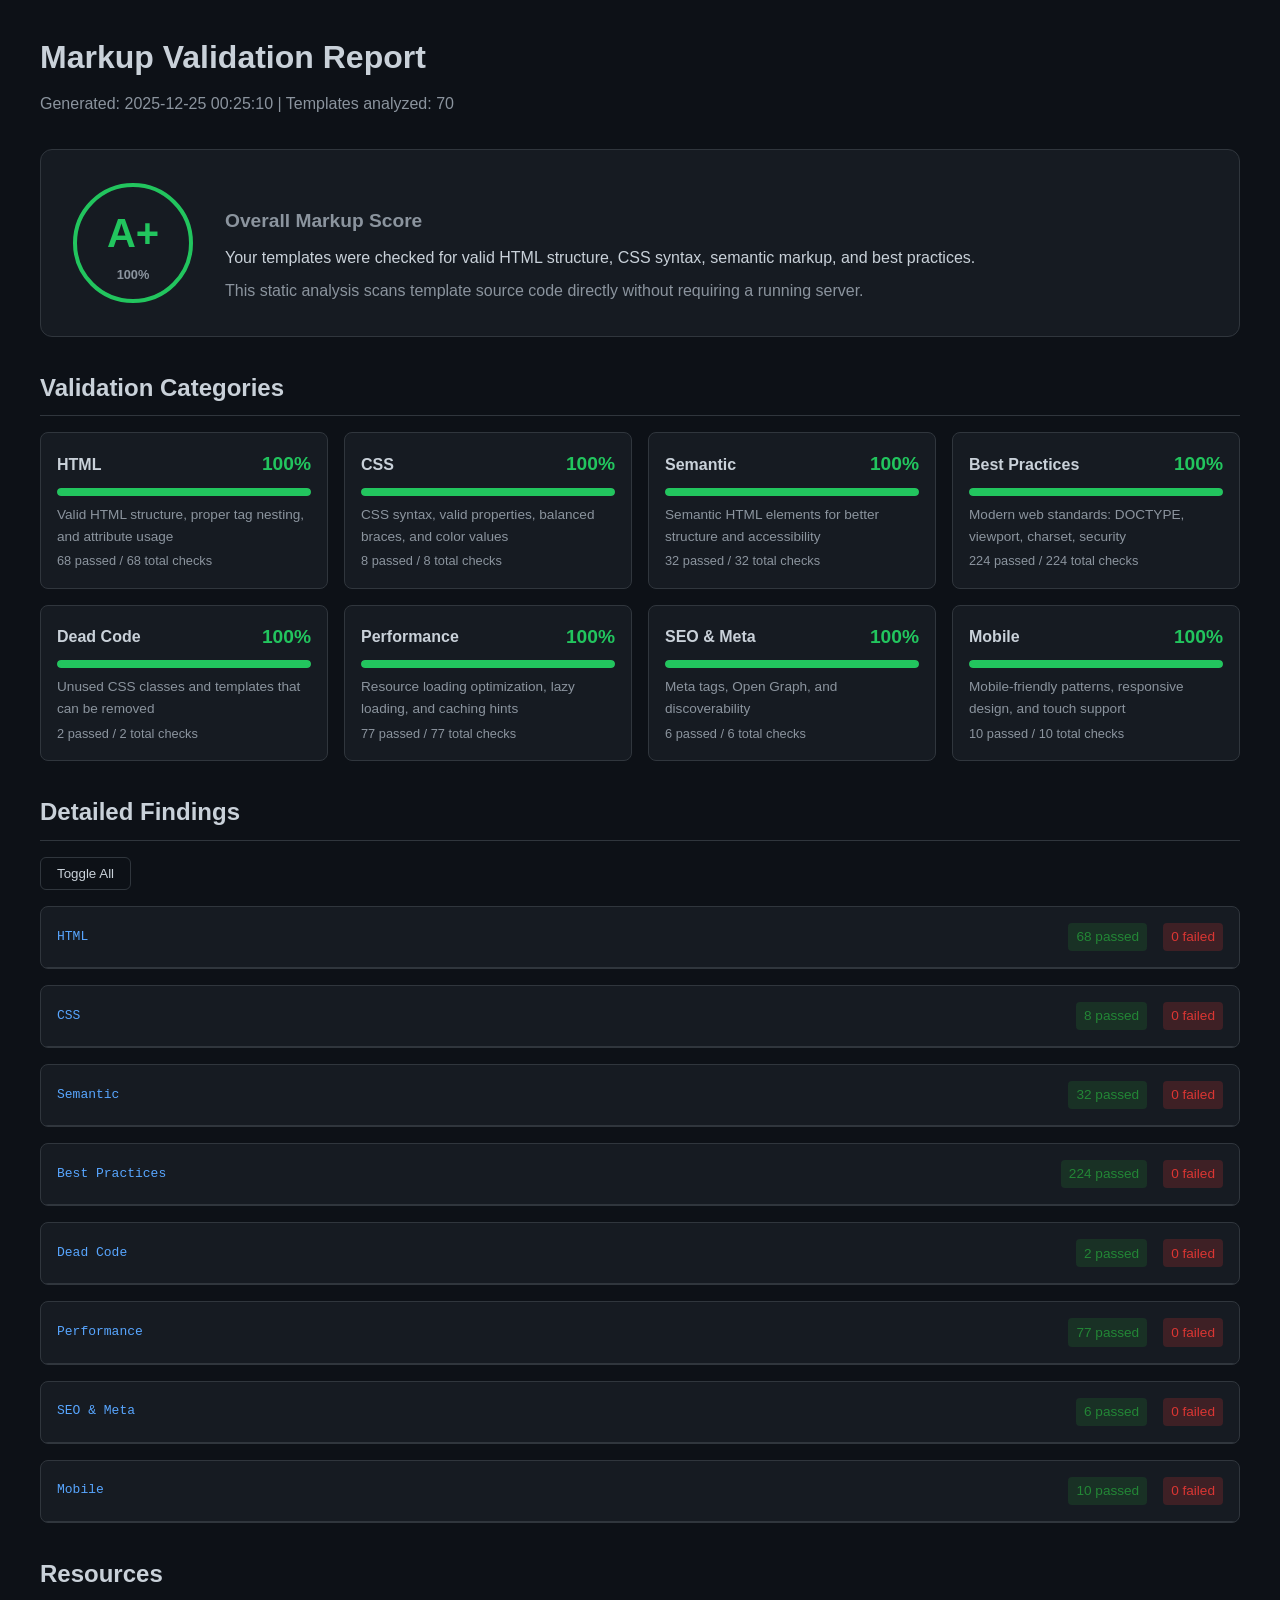
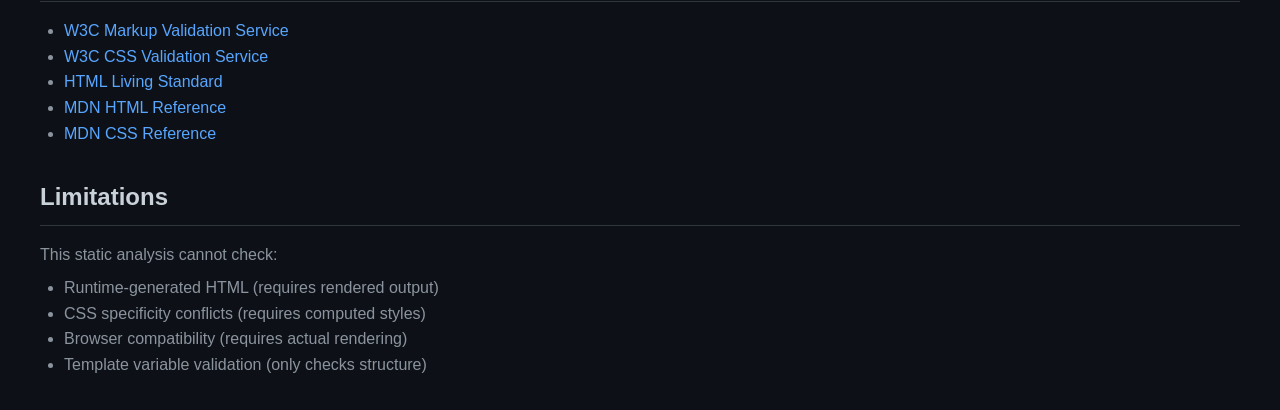
<file: reports/markup-report.html>
<!DOCTYPE html>
<html lang="en">
<head>
    <meta charset="UTF-8">
    <meta name="viewport" content="width=device-width, initial-scale=1.0">
    <title>Markup Validation Report (HTML/CSS)</title>
    <style>
        :root {
            --bg: #0d1117;
            --bg-secondary: #161b22;
            --text: #c9d1d9;
            --text-muted: #8b949e;
            --border: #30363d;
            --green: #238636;
            --red: #da3633;
            --amber: #d29922;
            --blue: #58a6ff;
            --purple: #a371f7;
        }
        * { box-sizing: border-box; margin: 0; padding: 0; }
        body {
            font-family: -apple-system, BlinkMacSystemFont, 'Segoe UI', Helvetica, Arial, sans-serif;
            background: var(--bg);
            color: var(--text);
            line-height: 1.6;
            padding: 2rem;
        }
        .container { max-width: 1200px; margin: 0 auto; }
        h1 { font-size: 2rem; margin-bottom: 0.5rem; }
        h2 { font-size: 1.5rem; margin: 2rem 0 1rem; border-bottom: 1px solid var(--border); padding-bottom: 0.5rem; }
        h3 { font-size: 1.2rem; margin: 1.5rem 0 0.5rem; color: var(--text-muted); }
        .meta { color: var(--text-muted); margin-bottom: 2rem; }

        .score-card {
            display: flex;
            align-items: center;
            gap: 2rem;
            background: var(--bg-secondary);
            border: 1px solid var(--border);
            border-radius: 12px;
            padding: 2rem;
            margin-bottom: 2rem;
        }
        .score-circle {
            width: 120px;
            height: 120px;
            border-radius: 50%;
            display: flex;
            flex-direction: column;
            align-items: center;
            justify-content: center;
            font-size: 2.5rem;
            font-weight: bold;
            border: 4px solid;
        }
        .score-label { font-size: 0.8rem; color: var(--text-muted); }
        .score-details { flex: 1; }

        .category-grid {
            display: grid;
            grid-template-columns: repeat(auto-fit, minmax(280px, 1fr));
            gap: 1rem;
            margin-bottom: 2rem;
        }
        .category-card {
            background: var(--bg-secondary);
            border: 1px solid var(--border);
            border-radius: 8px;
            padding: 1rem;
        }
        .category-header {
            display: flex;
            justify-content: space-between;
            align-items: center;
            margin-bottom: 0.5rem;
        }
        .category-name { font-weight: 600; }
        .category-score {
            font-size: 1.2rem;
            font-weight: bold;
        }
        .progress-bar {
            height: 8px;
            background: var(--border);
            border-radius: 4px;
            overflow: hidden;
        }
        .progress-fill {
            height: 100%;
            border-radius: 4px;
            transition: width 0.3s;
        }
        .category-desc {
            margin-top: 0.5rem;
            color: var(--text-muted);
            font-size: 0.85rem;
        }

        .template-section {
            background: var(--bg-secondary);
            border: 1px solid var(--border);
            border-radius: 8px;
            margin-bottom: 1rem;
            overflow: hidden;
        }
        .template-header {
            padding: 1rem;
            border-bottom: 1px solid var(--border);
            cursor: pointer;
            display: flex;
            justify-content: space-between;
            align-items: center;
        }
        .template-header:hover { background: rgba(255,255,255,0.02); }
        .template-name { font-family: monospace; color: var(--blue); }
        .template-file { color: var(--text-muted); font-size: 0.85rem; margin-left: 1rem; }
        .template-stats { display: flex; gap: 1rem; }
        .stat { padding: 0.2rem 0.5rem; border-radius: 4px; font-size: 0.85rem; }
        .stat-pass { background: rgba(35,134,54,0.2); color: var(--green); }
        .stat-fail { background: rgba(218,54,51,0.2); color: var(--red); }

        .checks-list {
            padding: 0;
            display: none;
        }
        .template-section.open .checks-list { display: block; }
        .check-item {
            padding: 0.75rem 1rem;
            border-bottom: 1px solid var(--border);
            display: flex;
            gap: 1rem;
            align-items: flex-start;
        }
        .check-item:last-child { border-bottom: none; }
        .check-icon {
            width: 20px;
            height: 20px;
            border-radius: 50%;
            display: flex;
            align-items: center;
            justify-content: center;
            font-size: 12px;
            flex-shrink: 0;
        }
        .check-pass { background: var(--green); }
        .check-fail { background: var(--red); }
        .check-details { flex: 1; }
        .check-rule { font-weight: 500; }
        .check-message { color: var(--text-muted); font-size: 0.9rem; }
        .check-location { color: var(--text-muted); font-size: 0.8rem; font-family: monospace; }
        .check-category {
            font-size: 0.75rem;
            background: var(--border);
            padding: 0.15rem 0.5rem;
            border-radius: 3px;
            color: var(--text-muted);
        }

        .toggle-btn {
            background: var(--bg);
            border: 1px solid var(--border);
            color: var(--text);
            padding: 0.5rem 1rem;
            border-radius: 6px;
            cursor: pointer;
            margin-bottom: 1rem;
        }
        .toggle-btn:hover { border-color: var(--text-muted); }

        .resource-link {
            color: var(--blue);
            text-decoration: none;
        }
        .resource-link:hover { text-decoration: underline; }
    </style>
</head>
<body>
    <div class="container">
        <h1>Markup Validation Report</h1>
        <p class="meta">Generated: 2025-12-25 00:25:10 | Templates analyzed: 70</p>

        <div class="score-card">
            <div class="score-circle" style="border-color: #22c55e; color: #22c55e;">
                A+
                <span class="score-label">100%</span>
            </div>
            <div class="score-details">
                <h3>Overall Markup Score</h3>
                <p>Your templates were checked for valid HTML structure, CSS syntax, semantic markup, and best practices.</p>
                <p style="margin-top: 0.5rem; color: var(--text-muted);">
                    This static analysis scans template source code directly without requiring a running server.
                </p>
            </div>
        </div>

        <h2>Validation Categories</h2>
        <div class="category-grid">

            <div class="category-card">
                <div class="category-header">
                    <span class="category-name">HTML</span>
                    <span class="category-score" style="color: #22c55e">100%</span>
                </div>
                <div class="progress-bar">
                    <div class="progress-fill" style="width: 100%; background: #22c55e;"></div>
                </div>
                <p class="category-desc">Valid HTML structure, proper tag nesting, and attribute usage</p>
                <p style="margin-top: 0.25rem; color: var(--text-muted); font-size: 0.8rem;">
                    68 passed / 68 total checks
                </p>
            </div>

            <div class="category-card">
                <div class="category-header">
                    <span class="category-name">CSS</span>
                    <span class="category-score" style="color: #22c55e">100%</span>
                </div>
                <div class="progress-bar">
                    <div class="progress-fill" style="width: 100%; background: #22c55e;"></div>
                </div>
                <p class="category-desc">CSS syntax, valid properties, balanced braces, and color values</p>
                <p style="margin-top: 0.25rem; color: var(--text-muted); font-size: 0.8rem;">
                    8 passed / 8 total checks
                </p>
            </div>

            <div class="category-card">
                <div class="category-header">
                    <span class="category-name">Semantic</span>
                    <span class="category-score" style="color: #22c55e">100%</span>
                </div>
                <div class="progress-bar">
                    <div class="progress-fill" style="width: 100%; background: #22c55e;"></div>
                </div>
                <p class="category-desc">Semantic HTML elements for better structure and accessibility</p>
                <p style="margin-top: 0.25rem; color: var(--text-muted); font-size: 0.8rem;">
                    32 passed / 32 total checks
                </p>
            </div>

            <div class="category-card">
                <div class="category-header">
                    <span class="category-name">Best Practices</span>
                    <span class="category-score" style="color: #22c55e">100%</span>
                </div>
                <div class="progress-bar">
                    <div class="progress-fill" style="width: 100%; background: #22c55e;"></div>
                </div>
                <p class="category-desc">Modern web standards: DOCTYPE, viewport, charset, security</p>
                <p style="margin-top: 0.25rem; color: var(--text-muted); font-size: 0.8rem;">
                    224 passed / 224 total checks
                </p>
            </div>

            <div class="category-card">
                <div class="category-header">
                    <span class="category-name">Dead Code</span>
                    <span class="category-score" style="color: #22c55e">100%</span>
                </div>
                <div class="progress-bar">
                    <div class="progress-fill" style="width: 100%; background: #22c55e;"></div>
                </div>
                <p class="category-desc">Unused CSS classes and templates that can be removed</p>
                <p style="margin-top: 0.25rem; color: var(--text-muted); font-size: 0.8rem;">
                    2 passed / 2 total checks
                </p>
            </div>

            <div class="category-card">
                <div class="category-header">
                    <span class="category-name">Performance</span>
                    <span class="category-score" style="color: #22c55e">100%</span>
                </div>
                <div class="progress-bar">
                    <div class="progress-fill" style="width: 100%; background: #22c55e;"></div>
                </div>
                <p class="category-desc">Resource loading optimization, lazy loading, and caching hints</p>
                <p style="margin-top: 0.25rem; color: var(--text-muted); font-size: 0.8rem;">
                    77 passed / 77 total checks
                </p>
            </div>

            <div class="category-card">
                <div class="category-header">
                    <span class="category-name">SEO & Meta</span>
                    <span class="category-score" style="color: #22c55e">100%</span>
                </div>
                <div class="progress-bar">
                    <div class="progress-fill" style="width: 100%; background: #22c55e;"></div>
                </div>
                <p class="category-desc">Meta tags, Open Graph, and discoverability</p>
                <p style="margin-top: 0.25rem; color: var(--text-muted); font-size: 0.8rem;">
                    6 passed / 6 total checks
                </p>
            </div>

            <div class="category-card">
                <div class="category-header">
                    <span class="category-name">Mobile</span>
                    <span class="category-score" style="color: #22c55e">100%</span>
                </div>
                <div class="progress-bar">
                    <div class="progress-fill" style="width: 100%; background: #22c55e;"></div>
                </div>
                <p class="category-desc">Mobile-friendly patterns, responsive design, and touch support</p>
                <p style="margin-top: 0.25rem; color: var(--text-muted); font-size: 0.8rem;">
                    10 passed / 10 total checks
                </p>
            </div>

        </div>

        <h2>Detailed Findings</h2>
        <button class="toggle-btn" onclick="document.querySelectorAll('.template-section').forEach(s => s.classList.toggle('open'))">
            Toggle All
        </button>

        <div class="template-section">
            <div class="template-header" onclick="this.parentElement.classList.toggle('open')">
                <span class="template-name">HTML</span>
                <div class="template-stats">
                    <span class="stat stat-pass">68 passed</span>
                    <span class="stat stat-fail">0 failed</span>
                </div>
            </div>
            <div class="checks-list">

                <div class="check-item">
                    <div class="check-icon check-pass">✓</div>
                    <div class="check-details">
                        <div class="check-rule">Valid HTML structure</div>
                        <div class="check-message">HTML parses successfully</div>
                        <div class="check-location">base.go</div>
                    </div>
                </div>

                <div class="check-item">
                    <div class="check-icon check-pass">✓</div>
                    <div class="check-details">
                        <div class="check-rule">Valid HTML structure</div>
                        <div class="check-message">HTML parses successfully</div>
                        <div class="check-location">compose.go</div>
                    </div>
                </div>

                <div class="check-item">
                    <div class="check-icon check-pass">✓</div>
                    <div class="check-details">
                        <div class="check-rule">Valid HTML structure</div>
                        <div class="check-message">HTML parses successfully</div>
                        <div class="check-location">fragment.go</div>
                    </div>
                </div>

                <div class="check-item">
                    <div class="check-icon check-pass">✓</div>
                    <div class="check-details">
                        <div class="check-rule">Valid HTML structure</div>
                        <div class="check-message">HTML parses successfully</div>
                        <div class="check-location">fragment.go</div>
                    </div>
                </div>

                <div class="check-item">
                    <div class="check-icon check-pass">✓</div>
                    <div class="check-details">
                        <div class="check-rule">Valid HTML structure</div>
                        <div class="check-message">HTML parses successfully</div>
                        <div class="check-location">fragment.go</div>
                    </div>
                </div>

                <div class="check-item">
                    <div class="check-icon check-pass">✓</div>
                    <div class="check-details">
                        <div class="check-rule">Valid HTML structure</div>
                        <div class="check-message">HTML parses successfully</div>
                        <div class="check-location">fragment.go</div>
                    </div>
                </div>

                <div class="check-item">
                    <div class="check-icon check-pass">✓</div>
                    <div class="check-details">
                        <div class="check-rule">Valid HTML structure</div>
                        <div class="check-message">HTML parses successfully</div>
                        <div class="check-location">fragment.go</div>
                    </div>
                </div>

                <div class="check-item">
                    <div class="check-icon check-pass">✓</div>
                    <div class="check-details">
                        <div class="check-rule">Valid HTML structure</div>
                        <div class="check-message">HTML parses successfully</div>
                        <div class="check-location">fragment.go</div>
                    </div>
                </div>

                <div class="check-item">
                    <div class="check-icon check-pass">✓</div>
                    <div class="check-details">
                        <div class="check-rule">Valid HTML structure</div>
                        <div class="check-message">HTML parses successfully</div>
                        <div class="check-location">fragment.go</div>
                    </div>
                </div>

                <div class="check-item">
                    <div class="check-icon check-pass">✓</div>
                    <div class="check-details">
                        <div class="check-rule">Valid HTML structure</div>
                        <div class="check-message">HTML parses successfully</div>
                        <div class="check-location">fragment.go</div>
                    </div>
                </div>

                <div class="check-item">
                    <div class="check-icon check-pass">✓</div>
                    <div class="check-details">
                        <div class="check-rule">Valid HTML structure</div>
                        <div class="check-message">HTML parses successfully</div>
                        <div class="check-location">fragment.go</div>
                    </div>
                </div>

                <div class="check-item">
                    <div class="check-icon check-pass">✓</div>
                    <div class="check-details">
                        <div class="check-rule">Valid HTML structure</div>
                        <div class="check-message">HTML parses successfully</div>
                        <div class="check-location">fragment.go</div>
                    </div>
                </div>

                <div class="check-item">
                    <div class="check-icon check-pass">✓</div>
                    <div class="check-details">
                        <div class="check-rule">Valid HTML structure</div>
                        <div class="check-message">HTML parses successfully</div>
                        <div class="check-location">fragment.go</div>
                    </div>
                </div>

                <div class="check-item">
                    <div class="check-icon check-pass">✓</div>
                    <div class="check-details">
                        <div class="check-rule">Valid HTML structure</div>
                        <div class="check-message">HTML parses successfully</div>
                        <div class="check-location">fragment.go</div>
                    </div>
                </div>

                <div class="check-item">
                    <div class="check-icon check-pass">✓</div>
                    <div class="check-details">
                        <div class="check-rule">Valid HTML structure</div>
                        <div class="check-message">HTML parses successfully</div>
                        <div class="check-location">fragment.go</div>
                    </div>
                </div>

                <div class="check-item">
                    <div class="check-icon check-pass">✓</div>
                    <div class="check-details">
                        <div class="check-rule">Valid HTML structure</div>
                        <div class="check-message">HTML parses successfully</div>
                        <div class="check-location">fragment.go</div>
                    </div>
                </div>

                <div class="check-item">
                    <div class="check-icon check-pass">✓</div>
                    <div class="check-details">
                        <div class="check-rule">Valid HTML structure</div>
                        <div class="check-message">HTML parses successfully</div>
                        <div class="check-location">gifs.go</div>
                    </div>
                </div>

                <div class="check-item">
                    <div class="check-icon check-pass">✓</div>
                    <div class="check-details">
                        <div class="check-rule">Valid HTML structure</div>
                        <div class="check-message">HTML parses successfully</div>
                        <div class="check-location">gifs.go</div>
                    </div>
                </div>

                <div class="check-item">
                    <div class="check-icon check-pass">✓</div>
                    <div class="check-details">
                        <div class="check-rule">Valid HTML structure</div>
                        <div class="check-message">HTML parses successfully</div>
                        <div class="check-location">gifs.go</div>
                    </div>
                </div>

                <div class="check-item">
                    <div class="check-icon check-pass">✓</div>
                    <div class="check-details">
                        <div class="check-rule">Valid HTML structure</div>
                        <div class="check-message">HTML parses successfully</div>
                        <div class="check-location">gifs.go</div>
                    </div>
                </div>

                <div class="check-item">
                    <div class="check-icon check-pass">✓</div>
                    <div class="check-details">
                        <div class="check-rule">Valid HTML structure</div>
                        <div class="check-message">HTML parses successfully</div>
                        <div class="check-location">audio.go</div>
                    </div>
                </div>

                <div class="check-item">
                    <div class="check-icon check-pass">✓</div>
                    <div class="check-details">
                        <div class="check-rule">Valid HTML structure</div>
                        <div class="check-message">HTML parses successfully</div>
                        <div class="check-location">badge.go</div>
                    </div>
                </div>

                <div class="check-item">
                    <div class="check-icon check-pass">✓</div>
                    <div class="check-details">
                        <div class="check-rule">Valid HTML structure</div>
                        <div class="check-message">HTML parses successfully</div>
                        <div class="check-location">badge.go</div>
                    </div>
                </div>

                <div class="check-item">
                    <div class="check-icon check-pass">✓</div>
                    <div class="check-details">
                        <div class="check-rule">Valid HTML structure</div>
                        <div class="check-message">HTML parses successfully</div>
                        <div class="check-location">bookmarks.go</div>
                    </div>
                </div>

                <div class="check-item">
                    <div class="check-icon check-pass">✓</div>
                    <div class="check-details">
                        <div class="check-rule">Valid HTML structure</div>
                        <div class="check-message">HTML parses successfully</div>
                        <div class="check-location">calendar.go</div>
                    </div>
                </div>

                <div class="check-item">
                    <div class="check-icon check-pass">✓</div>
                    <div class="check-details">
                        <div class="check-rule">Valid HTML structure</div>
                        <div class="check-message">HTML parses successfully</div>
                        <div class="check-location">classified.go</div>
                    </div>
                </div>

                <div class="check-item">
                    <div class="check-icon check-pass">✓</div>
                    <div class="check-details">
                        <div class="check-rule">Valid HTML structure</div>
                        <div class="check-message">HTML parses successfully</div>
                        <div class="check-location">comment.go</div>
                    </div>
                </div>

                <div class="check-item">
                    <div class="check-icon check-pass">✓</div>
                    <div class="check-details">
                        <div class="check-rule">Valid HTML structure</div>
                        <div class="check-message">HTML parses successfully</div>
                        <div class="check-location">community.go</div>
                    </div>
                </div>

                <div class="check-item">
                    <div class="check-icon check-pass">✓</div>
                    <div class="check-details">
                        <div class="check-rule">Valid HTML structure</div>
                        <div class="check-message">HTML parses successfully</div>
                        <div class="check-location">default.go</div>
                    </div>
                </div>

                <div class="check-item">
                    <div class="check-icon check-pass">✓</div>
                    <div class="check-details">
                        <div class="check-rule">Valid HTML structure</div>
                        <div class="check-message">HTML parses successfully</div>
                        <div class="check-location">file.go</div>
                    </div>
                </div>

                <div class="check-item">
                    <div class="check-icon check-pass">✓</div>
                    <div class="check-details">
                        <div class="check-rule">Valid HTML structure</div>
                        <div class="check-message">HTML parses successfully</div>
                        <div class="check-location">handler.go</div>
                    </div>
                </div>

                <div class="check-item">
                    <div class="check-icon check-pass">✓</div>
                    <div class="check-details">
                        <div class="check-rule">Valid HTML structure</div>
                        <div class="check-message">HTML parses successfully</div>
                        <div class="check-location">highlight.go</div>
                    </div>
                </div>

                <div class="check-item">
                    <div class="check-icon check-pass">✓</div>
                    <div class="check-details">
                        <div class="check-rule">Valid HTML structure</div>
                        <div class="check-message">HTML parses successfully</div>
                        <div class="check-location">label.go</div>
                    </div>
                </div>

                <div class="check-item">
                    <div class="check-icon check-pass">✓</div>
                    <div class="check-details">
                        <div class="check-rule">Valid HTML structure</div>
                        <div class="check-message">HTML parses successfully</div>
                        <div class="check-location">livechat.go</div>
                    </div>
                </div>

                <div class="check-item">
                    <div class="check-icon check-pass">✓</div>
                    <div class="check-details">
                        <div class="check-rule">Valid HTML structure</div>
                        <div class="check-message">HTML parses successfully</div>
                        <div class="check-location">livestream.go</div>
                    </div>
                </div>

                <div class="check-item">
                    <div class="check-icon check-pass">✓</div>
                    <div class="check-details">
                        <div class="check-rule">Valid HTML structure</div>
                        <div class="check-message">HTML parses successfully</div>
                        <div class="check-location">longform.go</div>
                    </div>
                </div>

                <div class="check-item">
                    <div class="check-icon check-pass">✓</div>
                    <div class="check-details">
                        <div class="check-rule">Valid HTML structure</div>
                        <div class="check-message">HTML parses successfully</div>
                        <div class="check-location">marketplace.go</div>
                    </div>
                </div>

                <div class="check-item">
                    <div class="check-icon check-pass">✓</div>
                    <div class="check-details">
                        <div class="check-rule">Valid HTML structure</div>
                        <div class="check-message">HTML parses successfully</div>
                        <div class="check-location">marketplace.go</div>
                    </div>
                </div>

                <div class="check-item">
                    <div class="check-icon check-pass">✓</div>
                    <div class="check-details">
                        <div class="check-rule">Valid HTML structure</div>
                        <div class="check-message">HTML parses successfully</div>
                        <div class="check-location">note.go</div>
                    </div>
                </div>

                <div class="check-item">
                    <div class="check-icon check-pass">✓</div>
                    <div class="check-details">
                        <div class="check-rule">Valid HTML structure</div>
                        <div class="check-message">HTML parses successfully</div>
                        <div class="check-location">partials.go</div>
                    </div>
                </div>

                <div class="check-item">
                    <div class="check-icon check-pass">✓</div>
                    <div class="check-details">
                        <div class="check-rule">Valid HTML structure</div>
                        <div class="check-message">HTML parses successfully</div>
                        <div class="check-location">partials.go</div>
                    </div>
                </div>

                <div class="check-item">
                    <div class="check-icon check-pass">✓</div>
                    <div class="check-details">
                        <div class="check-rule">Valid HTML structure</div>
                        <div class="check-message">HTML parses successfully</div>
                        <div class="check-location">partials.go</div>
                    </div>
                </div>

                <div class="check-item">
                    <div class="check-icon check-pass">✓</div>
                    <div class="check-details">
                        <div class="check-rule">Valid HTML structure</div>
                        <div class="check-message">HTML parses successfully</div>
                        <div class="check-location">partials.go</div>
                    </div>
                </div>

                <div class="check-item">
                    <div class="check-icon check-pass">✓</div>
                    <div class="check-details">
                        <div class="check-rule">Valid HTML structure</div>
                        <div class="check-message">HTML parses successfully</div>
                        <div class="check-location">partials.go</div>
                    </div>
                </div>

                <div class="check-item">
                    <div class="check-icon check-pass">✓</div>
                    <div class="check-details">
                        <div class="check-rule">Valid HTML structure</div>
                        <div class="check-message">HTML parses successfully</div>
                        <div class="check-location">partials.go</div>
                    </div>
                </div>

                <div class="check-item">
                    <div class="check-icon check-pass">✓</div>
                    <div class="check-details">
                        <div class="check-rule">Valid HTML structure</div>
                        <div class="check-message">HTML parses successfully</div>
                        <div class="check-location">picture.go</div>
                    </div>
                </div>

                <div class="check-item">
                    <div class="check-icon check-pass">✓</div>
                    <div class="check-details">
                        <div class="check-rule">Valid HTML structure</div>
                        <div class="check-message">HTML parses successfully</div>
                        <div class="check-location">recommendation.go</div>
                    </div>
                </div>

                <div class="check-item">
                    <div class="check-icon check-pass">✓</div>
                    <div class="check-details">
                        <div class="check-rule">Valid HTML structure</div>
                        <div class="check-message">HTML parses successfully</div>
                        <div class="check-location">report.go</div>
                    </div>
                </div>

                <div class="check-item">
                    <div class="check-icon check-pass">✓</div>
                    <div class="check-details">
                        <div class="check-rule">Valid HTML structure</div>
                        <div class="check-message">HTML parses successfully</div>
                        <div class="check-location">repository.go</div>
                    </div>
                </div>

                <div class="check-item">
                    <div class="check-icon check-pass">✓</div>
                    <div class="check-details">
                        <div class="check-rule">Valid HTML structure</div>
                        <div class="check-message">HTML parses successfully</div>
                        <div class="check-location">repost.go</div>
                    </div>
                </div>

                <div class="check-item">
                    <div class="check-icon check-pass">✓</div>
                    <div class="check-details">
                        <div class="check-rule">Valid HTML structure</div>
                        <div class="check-message">HTML parses successfully</div>
                        <div class="check-location">rsvp.go</div>
                    </div>
                </div>

                <div class="check-item">
                    <div class="check-icon check-pass">✓</div>
                    <div class="check-details">
                        <div class="check-rule">Valid HTML structure</div>
                        <div class="check-message">HTML parses successfully</div>
                        <div class="check-location">shortvideo.go</div>
                    </div>
                </div>

                <div class="check-item">
                    <div class="check-icon check-pass">✓</div>
                    <div class="check-details">
                        <div class="check-rule">Valid HTML structure</div>
                        <div class="check-message">HTML parses successfully</div>
                        <div class="check-location">status.go</div>
                    </div>
                </div>

                <div class="check-item">
                    <div class="check-icon check-pass">✓</div>
                    <div class="check-details">
                        <div class="check-rule">Valid HTML structure</div>
                        <div class="check-message">HTML parses successfully</div>
                        <div class="check-location">video.go</div>
                    </div>
                </div>

                <div class="check-item">
                    <div class="check-icon check-pass">✓</div>
                    <div class="check-details">
                        <div class="check-rule">Valid HTML structure</div>
                        <div class="check-message">HTML parses successfully</div>
                        <div class="check-location">zap.go</div>
                    </div>
                </div>

                <div class="check-item">
                    <div class="check-icon check-pass">✓</div>
                    <div class="check-details">
                        <div class="check-rule">Valid HTML structure</div>
                        <div class="check-message">HTML parses successfully</div>
                        <div class="check-location">login.go</div>
                    </div>
                </div>

                <div class="check-item">
                    <div class="check-icon check-pass">✓</div>
                    <div class="check-details">
                        <div class="check-rule">Valid HTML structure</div>
                        <div class="check-message">HTML parses successfully</div>
                        <div class="check-location">mentions.go</div>
                    </div>
                </div>

                <div class="check-item">
                    <div class="check-icon check-pass">✓</div>
                    <div class="check-details">
                        <div class="check-rule">Valid HTML structure</div>
                        <div class="check-message">HTML parses successfully</div>
                        <div class="check-location">mentions.go</div>
                    </div>
                </div>

                <div class="check-item">
                    <div class="check-icon check-pass">✓</div>
                    <div class="check-details">
                        <div class="check-rule">Valid HTML structure</div>
                        <div class="check-message">HTML parses successfully</div>
                        <div class="check-location">mutes.go</div>
                    </div>
                </div>

                <div class="check-item">
                    <div class="check-icon check-pass">✓</div>
                    <div class="check-details">
                        <div class="check-rule">Valid HTML structure</div>
                        <div class="check-message">HTML parses successfully</div>
                        <div class="check-location">notifications.go</div>
                    </div>
                </div>

                <div class="check-item">
                    <div class="check-icon check-pass">✓</div>
                    <div class="check-details">
                        <div class="check-rule">Valid HTML structure</div>
                        <div class="check-message">HTML parses successfully</div>
                        <div class="check-location">profile.go</div>
                    </div>
                </div>

                <div class="check-item">
                    <div class="check-icon check-pass">✓</div>
                    <div class="check-details">
                        <div class="check-rule">Valid HTML structure</div>
                        <div class="check-message">HTML parses successfully</div>
                        <div class="check-location">quote.go</div>
                    </div>
                </div>

                <div class="check-item">
                    <div class="check-icon check-pass">✓</div>
                    <div class="check-details">
                        <div class="check-rule">Valid HTML structure</div>
                        <div class="check-message">HTML parses successfully</div>
                        <div class="check-location">report.go</div>
                    </div>
                </div>

                <div class="check-item">
                    <div class="check-icon check-pass">✓</div>
                    <div class="check-details">
                        <div class="check-rule">Valid HTML structure</div>
                        <div class="check-message">HTML parses successfully</div>
                        <div class="check-location">search.go</div>
                    </div>
                </div>

                <div class="check-item">
                    <div class="check-icon check-pass">✓</div>
                    <div class="check-details">
                        <div class="check-rule">Valid HTML structure</div>
                        <div class="check-message">HTML parses successfully</div>
                        <div class="check-location">thread.go</div>
                    </div>
                </div>

                <div class="check-item">
                    <div class="check-icon check-pass">✓</div>
                    <div class="check-details">
                        <div class="check-rule">Valid HTML structure</div>
                        <div class="check-message">HTML parses successfully</div>
                        <div class="check-location">timeline.go</div>
                    </div>
                </div>

                <div class="check-item">
                    <div class="check-icon check-pass">✓</div>
                    <div class="check-details">
                        <div class="check-rule">Valid HTML structure</div>
                        <div class="check-message">HTML parses successfully</div>
                        <div class="check-location">wallet.go</div>
                    </div>
                </div>

                <div class="check-item">
                    <div class="check-icon check-pass">✓</div>
                    <div class="check-details">
                        <div class="check-rule">Valid HTML structure</div>
                        <div class="check-message">HTML parses successfully</div>
                        <div class="check-location">wallet.go</div>
                    </div>
                </div>

            </div>
        </div>

        <div class="template-section">
            <div class="template-header" onclick="this.parentElement.classList.toggle('open')">
                <span class="template-name">CSS</span>
                <div class="template-stats">
                    <span class="stat stat-pass">8 passed</span>
                    <span class="stat stat-fail">0 failed</span>
                </div>
            </div>
            <div class="checks-list">

                <div class="check-item">
                    <div class="check-icon check-pass">✓</div>
                    <div class="check-details">
                        <div class="check-rule">Balanced braces</div>
                        <div class="check-message">CSS braces are balanced (864 rule blocks)</div>
                        <div class="check-location">style.css</div>
                    </div>
                </div>

                <div class="check-item">
                    <div class="check-icon check-pass">✓</div>
                    <div class="check-details">
                        <div class="check-rule">CSS custom properties</div>
                        <div class="check-message">Found 37 CSS custom properties defined in :root</div>
                        <div class="check-location">style.css</div>
                    </div>
                </div>

                <div class="check-item">
                    <div class="check-icon check-pass">✓</div>
                    <div class="check-details">
                        <div class="check-rule">Theme support</div>
                        <div class="check-message">Both dark and light theme support detected</div>
                        <div class="check-location">style.css</div>
                    </div>
                </div>

                <div class="check-item">
                    <div class="check-icon check-pass">✓</div>
                    <div class="check-details">
                        <div class="check-rule">Responsive design</div>
                        <div class="check-message">Found 7 media queries for responsive design</div>
                        <div class="check-location">style.css</div>
                    </div>
                </div>

                <div class="check-item">
                    <div class="check-icon check-pass">✓</div>
                    <div class="check-details">
                        <div class="check-rule">Minimal !important usage</div>
                        <div class="check-message">!important used 19 times (0.6% of 3040 declarations)</div>
                        <div class="check-location">style.css</div>
                    </div>
                </div>

                <div class="check-item">
                    <div class="check-icon check-pass">✓</div>
                    <div class="check-details">
                        <div class="check-rule">Valid color values</div>
                        <div class="check-message">All 160 hex color values are valid</div>
                        <div class="check-location">style.css</div>
                    </div>
                </div>

                <div class="check-item">
                    <div class="check-icon check-pass">✓</div>
                    <div class="check-details">
                        <div class="check-rule">No duplicate selectors</div>
                        <div class="check-message">Selector definitions are well-organized</div>
                        <div class="check-location">style.css</div>
                    </div>
                </div>

                <div class="check-item">
                    <div class="check-icon check-pass">✓</div>
                    <div class="check-details">
                        <div class="check-rule">Unitless zero values</div>
                        <div class="check-message">Zero values are properly formatted</div>
                        <div class="check-location">style.css</div>
                    </div>
                </div>

            </div>
        </div>

        <div class="template-section">
            <div class="template-header" onclick="this.parentElement.classList.toggle('open')">
                <span class="template-name">Semantic</span>
                <div class="template-stats">
                    <span class="stat stat-pass">32 passed</span>
                    <span class="stat stat-fail">0 failed</span>
                </div>
            </div>
            <div class="checks-list">

                <div class="check-item">
                    <div class="check-icon check-pass">✓</div>
                    <div class="check-details">
                        <div class="check-rule">Semantic document structure</div>
                        <div class="check-message">Found 4/4 semantic landmarks (main, header, nav, footer)</div>
                        <div class="check-location">base.go</div>
                    </div>
                </div>

                <div class="check-item">
                    <div class="check-icon check-pass">✓</div>
                    <div class="check-details">
                        <div class="check-rule">Forms use labels</div>
                        <div class="check-message">Form contains proper label elements</div>
                        <div class="check-location">base.go</div>
                    </div>
                </div>

                <div class="check-item">
                    <div class="check-icon check-pass">✓</div>
                    <div class="check-details">
                        <div class="check-rule">Forms use labels</div>
                        <div class="check-message">Form contains proper label elements</div>
                        <div class="check-location">compose.go</div>
                    </div>
                </div>

                <div class="check-item">
                    <div class="check-icon check-pass">✓</div>
                    <div class="check-details">
                        <div class="check-rule">Time elements use datetime attribute</div>
                        <div class="check-message">1/1 &lt;time&gt; elements have datetime attribute</div>
                        <div class="check-location">fragment.go</div>
                    </div>
                </div>

                <div class="check-item">
                    <div class="check-icon check-pass">✓</div>
                    <div class="check-details">
                        <div class="check-rule">Forms use labels</div>
                        <div class="check-message">Form contains proper label elements</div>
                        <div class="check-location">fragment.go</div>
                    </div>
                </div>

                <div class="check-item">
                    <div class="check-icon check-pass">✓</div>
                    <div class="check-details">
                        <div class="check-rule">Forms use labels</div>
                        <div class="check-message">Form only has hidden inputs (labels not required)</div>
                        <div class="check-location">fragment.go</div>
                    </div>
                </div>

                <div class="check-item">
                    <div class="check-icon check-pass">✓</div>
                    <div class="check-details">
                        <div class="check-rule">Time elements use datetime attribute</div>
                        <div class="check-message">1/1 &lt;time&gt; elements have datetime attribute</div>
                        <div class="check-location">fragment.go</div>
                    </div>
                </div>

                <div class="check-item">
                    <div class="check-icon check-pass">✓</div>
                    <div class="check-details">
                        <div class="check-rule">Forms use labels</div>
                        <div class="check-message">Form contains proper label elements</div>
                        <div class="check-location">fragment.go</div>
                    </div>
                </div>

                <div class="check-item">
                    <div class="check-icon check-pass">✓</div>
                    <div class="check-details">
                        <div class="check-rule">Forms use labels</div>
                        <div class="check-message">Form contains proper label elements</div>
                        <div class="check-location">fragment.go</div>
                    </div>
                </div>

                <div class="check-item">
                    <div class="check-icon check-pass">✓</div>
                    <div class="check-details">
                        <div class="check-rule">Forms use labels</div>
                        <div class="check-message">Form contains proper label elements</div>
                        <div class="check-location">fragment.go</div>
                    </div>
                </div>

                <div class="check-item">
                    <div class="check-icon check-pass">✓</div>
                    <div class="check-details">
                        <div class="check-rule">Forms use labels</div>
                        <div class="check-message">Form only has hidden inputs (labels not required)</div>
                        <div class="check-location">fragment.go</div>
                    </div>
                </div>

                <div class="check-item">
                    <div class="check-icon check-pass">✓</div>
                    <div class="check-details">
                        <div class="check-rule">Forms use labels</div>
                        <div class="check-message">Form contains proper label elements</div>
                        <div class="check-location">gifs.go</div>
                    </div>
                </div>

                <div class="check-item">
                    <div class="check-icon check-pass">✓</div>
                    <div class="check-details">
                        <div class="check-rule">Forms use labels</div>
                        <div class="check-message">Form contains proper label elements</div>
                        <div class="check-location">gifs.go</div>
                    </div>
                </div>

                <div class="check-item">
                    <div class="check-icon check-pass">✓</div>
                    <div class="check-details">
                        <div class="check-rule">Time elements use datetime attribute</div>
                        <div class="check-message">1/1 &lt;time&gt; elements have datetime attribute</div>
                        <div class="check-location">calendar.go</div>
                    </div>
                </div>

                <div class="check-item">
                    <div class="check-icon check-pass">✓</div>
                    <div class="check-details">
                        <div class="check-rule">Forms use labels</div>
                        <div class="check-message">Form only has hidden inputs (labels not required)</div>
                        <div class="check-location">partials.go</div>
                    </div>
                </div>

                <div class="check-item">
                    <div class="check-icon check-pass">✓</div>
                    <div class="check-details">
                        <div class="check-rule">Time elements use datetime attribute</div>
                        <div class="check-message">2/2 &lt;time&gt; elements have datetime attribute</div>
                        <div class="check-location">partials.go</div>
                    </div>
                </div>

                <div class="check-item">
                    <div class="check-icon check-pass">✓</div>
                    <div class="check-details">
                        <div class="check-rule">Time elements use datetime attribute</div>
                        <div class="check-message">1/1 &lt;time&gt; elements have datetime attribute</div>
                        <div class="check-location">zap.go</div>
                    </div>
                </div>

                <div class="check-item">
                    <div class="check-icon check-pass">✓</div>
                    <div class="check-details">
                        <div class="check-rule">Heading hierarchy</div>
                        <div class="check-message">Heading hierarchy correct but doesn&#39;t start with h1 (5 headings)</div>
                        <div class="check-location">login.go</div>
                    </div>
                </div>

                <div class="check-item">
                    <div class="check-icon check-pass">✓</div>
                    <div class="check-details">
                        <div class="check-rule">Forms use labels</div>
                        <div class="check-message">Form contains proper label elements</div>
                        <div class="check-location">login.go</div>
                    </div>
                </div>

                <div class="check-item">
                    <div class="check-icon check-pass">✓</div>
                    <div class="check-details">
                        <div class="check-rule">Forms use labels</div>
                        <div class="check-message">Form only has hidden inputs (labels not required)</div>
                        <div class="check-location">mutes.go</div>
                    </div>
                </div>

                <div class="check-item">
                    <div class="check-icon check-pass">✓</div>
                    <div class="check-details">
                        <div class="check-rule">Time elements use datetime attribute</div>
                        <div class="check-message">1/1 &lt;time&gt; elements have datetime attribute</div>
                        <div class="check-location">notifications.go</div>
                    </div>
                </div>

                <div class="check-item">
                    <div class="check-icon check-pass">✓</div>
                    <div class="check-details">
                        <div class="check-rule">Forms use labels</div>
                        <div class="check-message">Form contains proper label elements</div>
                        <div class="check-location">profile.go</div>
                    </div>
                </div>

                <div class="check-item">
                    <div class="check-icon check-pass">✓</div>
                    <div class="check-details">
                        <div class="check-rule">Time elements use datetime attribute</div>
                        <div class="check-message">1/1 &lt;time&gt; elements have datetime attribute</div>
                        <div class="check-location">profile.go</div>
                    </div>
                </div>

                <div class="check-item">
                    <div class="check-icon check-pass">✓</div>
                    <div class="check-details">
                        <div class="check-rule">Forms use labels</div>
                        <div class="check-message">Form contains proper label elements</div>
                        <div class="check-location">quote.go</div>
                    </div>
                </div>

                <div class="check-item">
                    <div class="check-icon check-pass">✓</div>
                    <div class="check-details">
                        <div class="check-rule">Forms use labels</div>
                        <div class="check-message">Form contains proper label elements</div>
                        <div class="check-location">report.go</div>
                    </div>
                </div>

                <div class="check-item">
                    <div class="check-icon check-pass">✓</div>
                    <div class="check-details">
                        <div class="check-rule">Forms use labels</div>
                        <div class="check-message">Form contains proper label elements</div>
                        <div class="check-location">search.go</div>
                    </div>
                </div>

                <div class="check-item">
                    <div class="check-icon check-pass">✓</div>
                    <div class="check-details">
                        <div class="check-rule">Time elements use datetime attribute</div>
                        <div class="check-message">1/1 &lt;time&gt; elements have datetime attribute</div>
                        <div class="check-location">thread.go</div>
                    </div>
                </div>

                <div class="check-item">
                    <div class="check-icon check-pass">✓</div>
                    <div class="check-details">
                        <div class="check-rule">Heading hierarchy</div>
                        <div class="check-message">Heading hierarchy correct but doesn&#39;t start with h1 (2 headings)</div>
                        <div class="check-location">thread.go</div>
                    </div>
                </div>

                <div class="check-item">
                    <div class="check-icon check-pass">✓</div>
                    <div class="check-details">
                        <div class="check-rule">Forms use labels</div>
                        <div class="check-message">Form contains proper label elements</div>
                        <div class="check-location">thread.go</div>
                    </div>
                </div>

                <div class="check-item">
                    <div class="check-icon check-pass">✓</div>
                    <div class="check-details">
                        <div class="check-rule">Forms use labels</div>
                        <div class="check-message">Form contains proper label elements</div>
                        <div class="check-location">timeline.go</div>
                    </div>
                </div>

                <div class="check-item">
                    <div class="check-icon check-pass">✓</div>
                    <div class="check-details">
                        <div class="check-rule">Heading hierarchy</div>
                        <div class="check-message">Heading hierarchy correct but doesn&#39;t start with h1 (3 headings)</div>
                        <div class="check-location">wallet.go</div>
                    </div>
                </div>

                <div class="check-item">
                    <div class="check-icon check-pass">✓</div>
                    <div class="check-details">
                        <div class="check-rule">Forms use labels</div>
                        <div class="check-message">Form contains proper label elements</div>
                        <div class="check-location">wallet.go</div>
                    </div>
                </div>

            </div>
        </div>

        <div class="template-section">
            <div class="template-header" onclick="this.parentElement.classList.toggle('open')">
                <span class="template-name">Best Practices</span>
                <div class="template-stats">
                    <span class="stat stat-pass">224 passed</span>
                    <span class="stat stat-fail">0 failed</span>
                </div>
            </div>
            <div class="checks-list">

                <div class="check-item">
                    <div class="check-icon check-pass">✓</div>
                    <div class="check-details">
                        <div class="check-rule">DOCTYPE declaration</div>
                        <div class="check-message">DOCTYPE HTML5 present</div>
                        <div class="check-location">base.go</div>
                    </div>
                </div>

                <div class="check-item">
                    <div class="check-icon check-pass">✓</div>
                    <div class="check-details">
                        <div class="check-rule">Viewport meta tag</div>
                        <div class="check-message">Viewport meta tag present</div>
                        <div class="check-location">base.go</div>
                    </div>
                </div>

                <div class="check-item">
                    <div class="check-icon check-pass">✓</div>
                    <div class="check-details">
                        <div class="check-rule">Character encoding</div>
                        <div class="check-message">UTF-8 charset declared</div>
                        <div class="check-location">base.go</div>
                    </div>
                </div>

                <div class="check-item">
                    <div class="check-icon check-pass">✓</div>
                    <div class="check-details">
                        <div class="check-rule">No inline styles</div>
                        <div class="check-message">No inline style attributes found</div>
                        <div class="check-location">base.go</div>
                    </div>
                </div>

                <div class="check-item">
                    <div class="check-icon check-pass">✓</div>
                    <div class="check-details">
                        <div class="check-rule">No inline event handlers</div>
                        <div class="check-message">No inline event handlers found</div>
                        <div class="check-location">base.go</div>
                    </div>
                </div>

                <div class="check-item">
                    <div class="check-icon check-pass">✓</div>
                    <div class="check-details">
                        <div class="check-rule">No inline JavaScript</div>
                        <div class="check-message">No inline &lt;script&gt; blocks found</div>
                        <div class="check-location">base.go</div>
                    </div>
                </div>

                <div class="check-item">
                    <div class="check-icon check-pass">✓</div>
                    <div class="check-details">
                        <div class="check-rule">No inline styles</div>
                        <div class="check-message">No inline style attributes found</div>
                        <div class="check-location">compose.go</div>
                    </div>
                </div>

                <div class="check-item">
                    <div class="check-icon check-pass">✓</div>
                    <div class="check-details">
                        <div class="check-rule">No inline event handlers</div>
                        <div class="check-message">No inline event handlers found</div>
                        <div class="check-location">compose.go</div>
                    </div>
                </div>

                <div class="check-item">
                    <div class="check-icon check-pass">✓</div>
                    <div class="check-details">
                        <div class="check-rule">No inline JavaScript</div>
                        <div class="check-message">No inline &lt;script&gt; blocks found</div>
                        <div class="check-location">compose.go</div>
                    </div>
                </div>

                <div class="check-item">
                    <div class="check-icon check-pass">✓</div>
                    <div class="check-details">
                        <div class="check-rule">No inline styles</div>
                        <div class="check-message">No inline style attributes found</div>
                        <div class="check-location">fragment.go</div>
                    </div>
                </div>

                <div class="check-item">
                    <div class="check-icon check-pass">✓</div>
                    <div class="check-details">
                        <div class="check-rule">No inline event handlers</div>
                        <div class="check-message">No inline event handlers found</div>
                        <div class="check-location">fragment.go</div>
                    </div>
                </div>

                <div class="check-item">
                    <div class="check-icon check-pass">✓</div>
                    <div class="check-details">
                        <div class="check-rule">No inline JavaScript</div>
                        <div class="check-message">No inline &lt;script&gt; blocks found</div>
                        <div class="check-location">fragment.go</div>
                    </div>
                </div>

                <div class="check-item">
                    <div class="check-icon check-pass">✓</div>
                    <div class="check-details">
                        <div class="check-rule">No inline styles</div>
                        <div class="check-message">No inline style attributes found</div>
                        <div class="check-location">fragment.go</div>
                    </div>
                </div>

                <div class="check-item">
                    <div class="check-icon check-pass">✓</div>
                    <div class="check-details">
                        <div class="check-rule">No inline event handlers</div>
                        <div class="check-message">No inline event handlers found</div>
                        <div class="check-location">fragment.go</div>
                    </div>
                </div>

                <div class="check-item">
                    <div class="check-icon check-pass">✓</div>
                    <div class="check-details">
                        <div class="check-rule">No inline JavaScript</div>
                        <div class="check-message">No inline &lt;script&gt; blocks found</div>
                        <div class="check-location">fragment.go</div>
                    </div>
                </div>

                <div class="check-item">
                    <div class="check-icon check-pass">✓</div>
                    <div class="check-details">
                        <div class="check-rule">No inline styles</div>
                        <div class="check-message">No inline style attributes found</div>
                        <div class="check-location">fragment.go</div>
                    </div>
                </div>

                <div class="check-item">
                    <div class="check-icon check-pass">✓</div>
                    <div class="check-details">
                        <div class="check-rule">No inline event handlers</div>
                        <div class="check-message">No inline event handlers found</div>
                        <div class="check-location">fragment.go</div>
                    </div>
                </div>

                <div class="check-item">
                    <div class="check-icon check-pass">✓</div>
                    <div class="check-details">
                        <div class="check-rule">No inline JavaScript</div>
                        <div class="check-message">No inline &lt;script&gt; blocks found</div>
                        <div class="check-location">fragment.go</div>
                    </div>
                </div>

                <div class="check-item">
                    <div class="check-icon check-pass">✓</div>
                    <div class="check-details">
                        <div class="check-rule">No inline styles</div>
                        <div class="check-message">No inline style attributes found</div>
                        <div class="check-location">fragment.go</div>
                    </div>
                </div>

                <div class="check-item">
                    <div class="check-icon check-pass">✓</div>
                    <div class="check-details">
                        <div class="check-rule">No inline event handlers</div>
                        <div class="check-message">No inline event handlers found</div>
                        <div class="check-location">fragment.go</div>
                    </div>
                </div>

                <div class="check-item">
                    <div class="check-icon check-pass">✓</div>
                    <div class="check-details">
                        <div class="check-rule">No inline JavaScript</div>
                        <div class="check-message">No inline &lt;script&gt; blocks found</div>
                        <div class="check-location">fragment.go</div>
                    </div>
                </div>

                <div class="check-item">
                    <div class="check-icon check-pass">✓</div>
                    <div class="check-details">
                        <div class="check-rule">Profile links use rel=author</div>
                        <div class="check-message">1/1 profile links have rel=author</div>
                        <div class="check-location">fragment.go</div>
                    </div>
                </div>

                <div class="check-item">
                    <div class="check-icon check-pass">✓</div>
                    <div class="check-details">
                        <div class="check-rule">No inline styles</div>
                        <div class="check-message">No inline style attributes found</div>
                        <div class="check-location">fragment.go</div>
                    </div>
                </div>

                <div class="check-item">
                    <div class="check-icon check-pass">✓</div>
                    <div class="check-details">
                        <div class="check-rule">No inline event handlers</div>
                        <div class="check-message">No inline event handlers found</div>
                        <div class="check-location">fragment.go</div>
                    </div>
                </div>

                <div class="check-item">
                    <div class="check-icon check-pass">✓</div>
                    <div class="check-details">
                        <div class="check-rule">No inline JavaScript</div>
                        <div class="check-message">No inline &lt;script&gt; blocks found</div>
                        <div class="check-location">fragment.go</div>
                    </div>
                </div>

                <div class="check-item">
                    <div class="check-icon check-pass">✓</div>
                    <div class="check-details">
                        <div class="check-rule">No inline styles</div>
                        <div class="check-message">No inline style attributes found</div>
                        <div class="check-location">fragment.go</div>
                    </div>
                </div>

                <div class="check-item">
                    <div class="check-icon check-pass">✓</div>
                    <div class="check-details">
                        <div class="check-rule">No inline event handlers</div>
                        <div class="check-message">No inline event handlers found</div>
                        <div class="check-location">fragment.go</div>
                    </div>
                </div>

                <div class="check-item">
                    <div class="check-icon check-pass">✓</div>
                    <div class="check-details">
                        <div class="check-rule">No inline JavaScript</div>
                        <div class="check-message">No inline &lt;script&gt; blocks found</div>
                        <div class="check-location">fragment.go</div>
                    </div>
                </div>

                <div class="check-item">
                    <div class="check-icon check-pass">✓</div>
                    <div class="check-details">
                        <div class="check-rule">Profile links use rel=author</div>
                        <div class="check-message">1/1 profile links have rel=author</div>
                        <div class="check-location">fragment.go</div>
                    </div>
                </div>

                <div class="check-item">
                    <div class="check-icon check-pass">✓</div>
                    <div class="check-details">
                        <div class="check-rule">No inline styles</div>
                        <div class="check-message">No inline style attributes found</div>
                        <div class="check-location">fragment.go</div>
                    </div>
                </div>

                <div class="check-item">
                    <div class="check-icon check-pass">✓</div>
                    <div class="check-details">
                        <div class="check-rule">No inline event handlers</div>
                        <div class="check-message">No inline event handlers found</div>
                        <div class="check-location">fragment.go</div>
                    </div>
                </div>

                <div class="check-item">
                    <div class="check-icon check-pass">✓</div>
                    <div class="check-details">
                        <div class="check-rule">No inline JavaScript</div>
                        <div class="check-message">No inline &lt;script&gt; blocks found</div>
                        <div class="check-location">fragment.go</div>
                    </div>
                </div>

                <div class="check-item">
                    <div class="check-icon check-pass">✓</div>
                    <div class="check-details">
                        <div class="check-rule">Profile links use rel=author</div>
                        <div class="check-message">1/1 profile links have rel=author</div>
                        <div class="check-location">fragment.go</div>
                    </div>
                </div>

                <div class="check-item">
                    <div class="check-icon check-pass">✓</div>
                    <div class="check-details">
                        <div class="check-rule">No inline styles</div>
                        <div class="check-message">No inline style attributes found</div>
                        <div class="check-location">fragment.go</div>
                    </div>
                </div>

                <div class="check-item">
                    <div class="check-icon check-pass">✓</div>
                    <div class="check-details">
                        <div class="check-rule">No inline event handlers</div>
                        <div class="check-message">No inline event handlers found</div>
                        <div class="check-location">fragment.go</div>
                    </div>
                </div>

                <div class="check-item">
                    <div class="check-icon check-pass">✓</div>
                    <div class="check-details">
                        <div class="check-rule">No inline JavaScript</div>
                        <div class="check-message">No inline &lt;script&gt; blocks found</div>
                        <div class="check-location">fragment.go</div>
                    </div>
                </div>

                <div class="check-item">
                    <div class="check-icon check-pass">✓</div>
                    <div class="check-details">
                        <div class="check-rule">No inline styles</div>
                        <div class="check-message">No inline style attributes found</div>
                        <div class="check-location">fragment.go</div>
                    </div>
                </div>

                <div class="check-item">
                    <div class="check-icon check-pass">✓</div>
                    <div class="check-details">
                        <div class="check-rule">No inline event handlers</div>
                        <div class="check-message">No inline event handlers found</div>
                        <div class="check-location">fragment.go</div>
                    </div>
                </div>

                <div class="check-item">
                    <div class="check-icon check-pass">✓</div>
                    <div class="check-details">
                        <div class="check-rule">No inline JavaScript</div>
                        <div class="check-message">No inline &lt;script&gt; blocks found</div>
                        <div class="check-location">fragment.go</div>
                    </div>
                </div>

                <div class="check-item">
                    <div class="check-icon check-pass">✓</div>
                    <div class="check-details">
                        <div class="check-rule">No inline styles</div>
                        <div class="check-message">No inline style attributes found</div>
                        <div class="check-location">fragment.go</div>
                    </div>
                </div>

                <div class="check-item">
                    <div class="check-icon check-pass">✓</div>
                    <div class="check-details">
                        <div class="check-rule">No inline event handlers</div>
                        <div class="check-message">No inline event handlers found</div>
                        <div class="check-location">fragment.go</div>
                    </div>
                </div>

                <div class="check-item">
                    <div class="check-icon check-pass">✓</div>
                    <div class="check-details">
                        <div class="check-rule">No inline JavaScript</div>
                        <div class="check-message">No inline &lt;script&gt; blocks found</div>
                        <div class="check-location">fragment.go</div>
                    </div>
                </div>

                <div class="check-item">
                    <div class="check-icon check-pass">✓</div>
                    <div class="check-details">
                        <div class="check-rule">Profile links use rel=author</div>
                        <div class="check-message">2/2 profile links have rel=author</div>
                        <div class="check-location">fragment.go</div>
                    </div>
                </div>

                <div class="check-item">
                    <div class="check-icon check-pass">✓</div>
                    <div class="check-details">
                        <div class="check-rule">No inline styles</div>
                        <div class="check-message">No inline style attributes found</div>
                        <div class="check-location">fragment.go</div>
                    </div>
                </div>

                <div class="check-item">
                    <div class="check-icon check-pass">✓</div>
                    <div class="check-details">
                        <div class="check-rule">No inline event handlers</div>
                        <div class="check-message">No inline event handlers found</div>
                        <div class="check-location">fragment.go</div>
                    </div>
                </div>

                <div class="check-item">
                    <div class="check-icon check-pass">✓</div>
                    <div class="check-details">
                        <div class="check-rule">No inline JavaScript</div>
                        <div class="check-message">No inline &lt;script&gt; blocks found</div>
                        <div class="check-location">fragment.go</div>
                    </div>
                </div>

                <div class="check-item">
                    <div class="check-icon check-pass">✓</div>
                    <div class="check-details">
                        <div class="check-rule">No inline styles</div>
                        <div class="check-message">No inline style attributes found</div>
                        <div class="check-location">fragment.go</div>
                    </div>
                </div>

                <div class="check-item">
                    <div class="check-icon check-pass">✓</div>
                    <div class="check-details">
                        <div class="check-rule">No inline event handlers</div>
                        <div class="check-message">No inline event handlers found</div>
                        <div class="check-location">fragment.go</div>
                    </div>
                </div>

                <div class="check-item">
                    <div class="check-icon check-pass">✓</div>
                    <div class="check-details">
                        <div class="check-rule">No inline JavaScript</div>
                        <div class="check-message">No inline &lt;script&gt; blocks found</div>
                        <div class="check-location">fragment.go</div>
                    </div>
                </div>

                <div class="check-item">
                    <div class="check-icon check-pass">✓</div>
                    <div class="check-details">
                        <div class="check-rule">No inline styles</div>
                        <div class="check-message">No inline style attributes found</div>
                        <div class="check-location">fragment.go</div>
                    </div>
                </div>

                <div class="check-item">
                    <div class="check-icon check-pass">✓</div>
                    <div class="check-details">
                        <div class="check-rule">No inline event handlers</div>
                        <div class="check-message">No inline event handlers found</div>
                        <div class="check-location">fragment.go</div>
                    </div>
                </div>

                <div class="check-item">
                    <div class="check-icon check-pass">✓</div>
                    <div class="check-details">
                        <div class="check-rule">No inline JavaScript</div>
                        <div class="check-message">No inline &lt;script&gt; blocks found</div>
                        <div class="check-location">fragment.go</div>
                    </div>
                </div>

                <div class="check-item">
                    <div class="check-icon check-pass">✓</div>
                    <div class="check-details">
                        <div class="check-rule">No inline styles</div>
                        <div class="check-message">No inline style attributes found</div>
                        <div class="check-location">fragment.go</div>
                    </div>
                </div>

                <div class="check-item">
                    <div class="check-icon check-pass">✓</div>
                    <div class="check-details">
                        <div class="check-rule">No inline event handlers</div>
                        <div class="check-message">No inline event handlers found</div>
                        <div class="check-location">fragment.go</div>
                    </div>
                </div>

                <div class="check-item">
                    <div class="check-icon check-pass">✓</div>
                    <div class="check-details">
                        <div class="check-rule">No inline JavaScript</div>
                        <div class="check-message">No inline &lt;script&gt; blocks found</div>
                        <div class="check-location">fragment.go</div>
                    </div>
                </div>

                <div class="check-item">
                    <div class="check-icon check-pass">✓</div>
                    <div class="check-details">
                        <div class="check-rule">No inline styles</div>
                        <div class="check-message">No inline style attributes found</div>
                        <div class="check-location">gifs.go</div>
                    </div>
                </div>

                <div class="check-item">
                    <div class="check-icon check-pass">✓</div>
                    <div class="check-details">
                        <div class="check-rule">No inline event handlers</div>
                        <div class="check-message">No inline event handlers found</div>
                        <div class="check-location">gifs.go</div>
                    </div>
                </div>

                <div class="check-item">
                    <div class="check-icon check-pass">✓</div>
                    <div class="check-details">
                        <div class="check-rule">No inline JavaScript</div>
                        <div class="check-message">No inline &lt;script&gt; blocks found</div>
                        <div class="check-location">gifs.go</div>
                    </div>
                </div>

                <div class="check-item">
                    <div class="check-icon check-pass">✓</div>
                    <div class="check-details">
                        <div class="check-rule">No inline styles</div>
                        <div class="check-message">No inline style attributes found</div>
                        <div class="check-location">gifs.go</div>
                    </div>
                </div>

                <div class="check-item">
                    <div class="check-icon check-pass">✓</div>
                    <div class="check-details">
                        <div class="check-rule">No inline event handlers</div>
                        <div class="check-message">No inline event handlers found</div>
                        <div class="check-location">gifs.go</div>
                    </div>
                </div>

                <div class="check-item">
                    <div class="check-icon check-pass">✓</div>
                    <div class="check-details">
                        <div class="check-rule">No inline JavaScript</div>
                        <div class="check-message">No inline &lt;script&gt; blocks found</div>
                        <div class="check-location">gifs.go</div>
                    </div>
                </div>

                <div class="check-item">
                    <div class="check-icon check-pass">✓</div>
                    <div class="check-details">
                        <div class="check-rule">No inline styles</div>
                        <div class="check-message">No inline style attributes found</div>
                        <div class="check-location">gifs.go</div>
                    </div>
                </div>

                <div class="check-item">
                    <div class="check-icon check-pass">✓</div>
                    <div class="check-details">
                        <div class="check-rule">No inline event handlers</div>
                        <div class="check-message">No inline event handlers found</div>
                        <div class="check-location">gifs.go</div>
                    </div>
                </div>

                <div class="check-item">
                    <div class="check-icon check-pass">✓</div>
                    <div class="check-details">
                        <div class="check-rule">No inline JavaScript</div>
                        <div class="check-message">No inline &lt;script&gt; blocks found</div>
                        <div class="check-location">gifs.go</div>
                    </div>
                </div>

                <div class="check-item">
                    <div class="check-icon check-pass">✓</div>
                    <div class="check-details">
                        <div class="check-rule">No inline styles</div>
                        <div class="check-message">No inline style attributes found</div>
                        <div class="check-location">gifs.go</div>
                    </div>
                </div>

                <div class="check-item">
                    <div class="check-icon check-pass">✓</div>
                    <div class="check-details">
                        <div class="check-rule">No inline event handlers</div>
                        <div class="check-message">No inline event handlers found</div>
                        <div class="check-location">gifs.go</div>
                    </div>
                </div>

                <div class="check-item">
                    <div class="check-icon check-pass">✓</div>
                    <div class="check-details">
                        <div class="check-rule">No inline JavaScript</div>
                        <div class="check-message">No inline &lt;script&gt; blocks found</div>
                        <div class="check-location">gifs.go</div>
                    </div>
                </div>

                <div class="check-item">
                    <div class="check-icon check-pass">✓</div>
                    <div class="check-details">
                        <div class="check-rule">No inline event handlers</div>
                        <div class="check-message">No inline event handlers found</div>
                        <div class="check-location">audio.go</div>
                    </div>
                </div>

                <div class="check-item">
                    <div class="check-icon check-pass">✓</div>
                    <div class="check-details">
                        <div class="check-rule">No inline JavaScript</div>
                        <div class="check-message">No inline &lt;script&gt; blocks found</div>
                        <div class="check-location">audio.go</div>
                    </div>
                </div>

                <div class="check-item">
                    <div class="check-icon check-pass">✓</div>
                    <div class="check-details">
                        <div class="check-rule">No inline styles</div>
                        <div class="check-message">No inline style attributes found</div>
                        <div class="check-location">audio.go</div>
                    </div>
                </div>

                <div class="check-item">
                    <div class="check-icon check-pass">✓</div>
                    <div class="check-details">
                        <div class="check-rule">No inline event handlers</div>
                        <div class="check-message">No inline event handlers found</div>
                        <div class="check-location">badge.go</div>
                    </div>
                </div>

                <div class="check-item">
                    <div class="check-icon check-pass">✓</div>
                    <div class="check-details">
                        <div class="check-rule">No inline styles</div>
                        <div class="check-message">No inline style attributes found</div>
                        <div class="check-location">badge.go</div>
                    </div>
                </div>

                <div class="check-item">
                    <div class="check-icon check-pass">✓</div>
                    <div class="check-details">
                        <div class="check-rule">No inline JavaScript</div>
                        <div class="check-message">No inline &lt;script&gt; blocks found</div>
                        <div class="check-location">badge.go</div>
                    </div>
                </div>

                <div class="check-item">
                    <div class="check-icon check-pass">✓</div>
                    <div class="check-details">
                        <div class="check-rule">No inline styles</div>
                        <div class="check-message">No inline style attributes found</div>
                        <div class="check-location">badge.go</div>
                    </div>
                </div>

                <div class="check-item">
                    <div class="check-icon check-pass">✓</div>
                    <div class="check-details">
                        <div class="check-rule">No inline JavaScript</div>
                        <div class="check-message">No inline &lt;script&gt; blocks found</div>
                        <div class="check-location">badge.go</div>
                    </div>
                </div>

                <div class="check-item">
                    <div class="check-icon check-pass">✓</div>
                    <div class="check-details">
                        <div class="check-rule">No inline event handlers</div>
                        <div class="check-message">No inline event handlers found</div>
                        <div class="check-location">badge.go</div>
                    </div>
                </div>

                <div class="check-item">
                    <div class="check-icon check-pass">✓</div>
                    <div class="check-details">
                        <div class="check-rule">No inline event handlers</div>
                        <div class="check-message">No inline event handlers found</div>
                        <div class="check-location">bookmarks.go</div>
                    </div>
                </div>

                <div class="check-item">
                    <div class="check-icon check-pass">✓</div>
                    <div class="check-details">
                        <div class="check-rule">No inline styles</div>
                        <div class="check-message">No inline style attributes found</div>
                        <div class="check-location">bookmarks.go</div>
                    </div>
                </div>

                <div class="check-item">
                    <div class="check-icon check-pass">✓</div>
                    <div class="check-details">
                        <div class="check-rule">No inline JavaScript</div>
                        <div class="check-message">No inline &lt;script&gt; blocks found</div>
                        <div class="check-location">bookmarks.go</div>
                    </div>
                </div>

                <div class="check-item">
                    <div class="check-icon check-pass">✓</div>
                    <div class="check-details">
                        <div class="check-rule">No inline JavaScript</div>
                        <div class="check-message">No inline &lt;script&gt; blocks found</div>
                        <div class="check-location">calendar.go</div>
                    </div>
                </div>

                <div class="check-item">
                    <div class="check-icon check-pass">✓</div>
                    <div class="check-details">
                        <div class="check-rule">No inline styles</div>
                        <div class="check-message">No inline style attributes found</div>
                        <div class="check-location">calendar.go</div>
                    </div>
                </div>

                <div class="check-item">
                    <div class="check-icon check-pass">✓</div>
                    <div class="check-details">
                        <div class="check-rule">Profile links use rel=author</div>
                        <div class="check-message">3/3 profile links have rel=author</div>
                        <div class="check-location">calendar.go</div>
                    </div>
                </div>

                <div class="check-item">
                    <div class="check-icon check-pass">✓</div>
                    <div class="check-details">
                        <div class="check-rule">No inline event handlers</div>
                        <div class="check-message">No inline event handlers found</div>
                        <div class="check-location">calendar.go</div>
                    </div>
                </div>

                <div class="check-item">
                    <div class="check-icon check-pass">✓</div>
                    <div class="check-details">
                        <div class="check-rule">No inline styles</div>
                        <div class="check-message">No inline style attributes found</div>
                        <div class="check-location">classified.go</div>
                    </div>
                </div>

                <div class="check-item">
                    <div class="check-icon check-pass">✓</div>
                    <div class="check-details">
                        <div class="check-rule">No inline event handlers</div>
                        <div class="check-message">No inline event handlers found</div>
                        <div class="check-location">classified.go</div>
                    </div>
                </div>

                <div class="check-item">
                    <div class="check-icon check-pass">✓</div>
                    <div class="check-details">
                        <div class="check-rule">No inline JavaScript</div>
                        <div class="check-message">No inline &lt;script&gt; blocks found</div>
                        <div class="check-location">classified.go</div>
                    </div>
                </div>

                <div class="check-item">
                    <div class="check-icon check-pass">✓</div>
                    <div class="check-details">
                        <div class="check-rule">No inline styles</div>
                        <div class="check-message">No inline style attributes found</div>
                        <div class="check-location">comment.go</div>
                    </div>
                </div>

                <div class="check-item">
                    <div class="check-icon check-pass">✓</div>
                    <div class="check-details">
                        <div class="check-rule">No inline event handlers</div>
                        <div class="check-message">No inline event handlers found</div>
                        <div class="check-location">comment.go</div>
                    </div>
                </div>

                <div class="check-item">
                    <div class="check-icon check-pass">✓</div>
                    <div class="check-details">
                        <div class="check-rule">No inline JavaScript</div>
                        <div class="check-message">No inline &lt;script&gt; blocks found</div>
                        <div class="check-location">comment.go</div>
                    </div>
                </div>

                <div class="check-item">
                    <div class="check-icon check-pass">✓</div>
                    <div class="check-details">
                        <div class="check-rule">No inline styles</div>
                        <div class="check-message">No inline style attributes found</div>
                        <div class="check-location">community.go</div>
                    </div>
                </div>

                <div class="check-item">
                    <div class="check-icon check-pass">✓</div>
                    <div class="check-details">
                        <div class="check-rule">No inline event handlers</div>
                        <div class="check-message">No inline event handlers found</div>
                        <div class="check-location">community.go</div>
                    </div>
                </div>

                <div class="check-item">
                    <div class="check-icon check-pass">✓</div>
                    <div class="check-details">
                        <div class="check-rule">No inline JavaScript</div>
                        <div class="check-message">No inline &lt;script&gt; blocks found</div>
                        <div class="check-location">community.go</div>
                    </div>
                </div>

                <div class="check-item">
                    <div class="check-icon check-pass">✓</div>
                    <div class="check-details">
                        <div class="check-rule">No inline styles</div>
                        <div class="check-message">No inline style attributes found</div>
                        <div class="check-location">default.go</div>
                    </div>
                </div>

                <div class="check-item">
                    <div class="check-icon check-pass">✓</div>
                    <div class="check-details">
                        <div class="check-rule">No inline event handlers</div>
                        <div class="check-message">No inline event handlers found</div>
                        <div class="check-location">default.go</div>
                    </div>
                </div>

                <div class="check-item">
                    <div class="check-icon check-pass">✓</div>
                    <div class="check-details">
                        <div class="check-rule">No inline JavaScript</div>
                        <div class="check-message">No inline &lt;script&gt; blocks found</div>
                        <div class="check-location">default.go</div>
                    </div>
                </div>

                <div class="check-item">
                    <div class="check-icon check-pass">✓</div>
                    <div class="check-details">
                        <div class="check-rule">No inline event handlers</div>
                        <div class="check-message">No inline event handlers found</div>
                        <div class="check-location">file.go</div>
                    </div>
                </div>

                <div class="check-item">
                    <div class="check-icon check-pass">✓</div>
                    <div class="check-details">
                        <div class="check-rule">No inline styles</div>
                        <div class="check-message">No inline style attributes found</div>
                        <div class="check-location">file.go</div>
                    </div>
                </div>

                <div class="check-item">
                    <div class="check-icon check-pass">✓</div>
                    <div class="check-details">
                        <div class="check-rule">No inline JavaScript</div>
                        <div class="check-message">No inline &lt;script&gt; blocks found</div>
                        <div class="check-location">file.go</div>
                    </div>
                </div>

                <div class="check-item">
                    <div class="check-icon check-pass">✓</div>
                    <div class="check-details">
                        <div class="check-rule">No inline event handlers</div>
                        <div class="check-message">No inline event handlers found</div>
                        <div class="check-location">handler.go</div>
                    </div>
                </div>

                <div class="check-item">
                    <div class="check-icon check-pass">✓</div>
                    <div class="check-details">
                        <div class="check-rule">No inline styles</div>
                        <div class="check-message">No inline style attributes found</div>
                        <div class="check-location">handler.go</div>
                    </div>
                </div>

                <div class="check-item">
                    <div class="check-icon check-pass">✓</div>
                    <div class="check-details">
                        <div class="check-rule">No inline JavaScript</div>
                        <div class="check-message">No inline &lt;script&gt; blocks found</div>
                        <div class="check-location">handler.go</div>
                    </div>
                </div>

                <div class="check-item">
                    <div class="check-icon check-pass">✓</div>
                    <div class="check-details">
                        <div class="check-rule">No inline styles</div>
                        <div class="check-message">No inline style attributes found</div>
                        <div class="check-location">highlight.go</div>
                    </div>
                </div>

                <div class="check-item">
                    <div class="check-icon check-pass">✓</div>
                    <div class="check-details">
                        <div class="check-rule">No inline event handlers</div>
                        <div class="check-message">No inline event handlers found</div>
                        <div class="check-location">highlight.go</div>
                    </div>
                </div>

                <div class="check-item">
                    <div class="check-icon check-pass">✓</div>
                    <div class="check-details">
                        <div class="check-rule">No inline JavaScript</div>
                        <div class="check-message">No inline &lt;script&gt; blocks found</div>
                        <div class="check-location">highlight.go</div>
                    </div>
                </div>

                <div class="check-item">
                    <div class="check-icon check-pass">✓</div>
                    <div class="check-details">
                        <div class="check-rule">No inline styles</div>
                        <div class="check-message">No inline style attributes found</div>
                        <div class="check-location">label.go</div>
                    </div>
                </div>

                <div class="check-item">
                    <div class="check-icon check-pass">✓</div>
                    <div class="check-details">
                        <div class="check-rule">No inline event handlers</div>
                        <div class="check-message">No inline event handlers found</div>
                        <div class="check-location">label.go</div>
                    </div>
                </div>

                <div class="check-item">
                    <div class="check-icon check-pass">✓</div>
                    <div class="check-details">
                        <div class="check-rule">No inline JavaScript</div>
                        <div class="check-message">No inline &lt;script&gt; blocks found</div>
                        <div class="check-location">label.go</div>
                    </div>
                </div>

                <div class="check-item">
                    <div class="check-icon check-pass">✓</div>
                    <div class="check-details">
                        <div class="check-rule">No inline styles</div>
                        <div class="check-message">No inline style attributes found</div>
                        <div class="check-location">livechat.go</div>
                    </div>
                </div>

                <div class="check-item">
                    <div class="check-icon check-pass">✓</div>
                    <div class="check-details">
                        <div class="check-rule">No inline event handlers</div>
                        <div class="check-message">No inline event handlers found</div>
                        <div class="check-location">livechat.go</div>
                    </div>
                </div>

                <div class="check-item">
                    <div class="check-icon check-pass">✓</div>
                    <div class="check-details">
                        <div class="check-rule">No inline JavaScript</div>
                        <div class="check-message">No inline &lt;script&gt; blocks found</div>
                        <div class="check-location">livechat.go</div>
                    </div>
                </div>

                <div class="check-item">
                    <div class="check-icon check-pass">✓</div>
                    <div class="check-details">
                        <div class="check-rule">No inline styles</div>
                        <div class="check-message">No inline style attributes found</div>
                        <div class="check-location">livestream.go</div>
                    </div>
                </div>

                <div class="check-item">
                    <div class="check-icon check-pass">✓</div>
                    <div class="check-details">
                        <div class="check-rule">No inline event handlers</div>
                        <div class="check-message">No inline event handlers found</div>
                        <div class="check-location">livestream.go</div>
                    </div>
                </div>

                <div class="check-item">
                    <div class="check-icon check-pass">✓</div>
                    <div class="check-details">
                        <div class="check-rule">No inline JavaScript</div>
                        <div class="check-message">No inline &lt;script&gt; blocks found</div>
                        <div class="check-location">livestream.go</div>
                    </div>
                </div>

                <div class="check-item">
                    <div class="check-icon check-pass">✓</div>
                    <div class="check-details">
                        <div class="check-rule">Profile links use rel=author</div>
                        <div class="check-message">1/1 profile links have rel=author</div>
                        <div class="check-location">livestream.go</div>
                    </div>
                </div>

                <div class="check-item">
                    <div class="check-icon check-pass">✓</div>
                    <div class="check-details">
                        <div class="check-rule">No inline styles</div>
                        <div class="check-message">No inline style attributes found</div>
                        <div class="check-location">longform.go</div>
                    </div>
                </div>

                <div class="check-item">
                    <div class="check-icon check-pass">✓</div>
                    <div class="check-details">
                        <div class="check-rule">No inline event handlers</div>
                        <div class="check-message">No inline event handlers found</div>
                        <div class="check-location">longform.go</div>
                    </div>
                </div>

                <div class="check-item">
                    <div class="check-icon check-pass">✓</div>
                    <div class="check-details">
                        <div class="check-rule">No inline JavaScript</div>
                        <div class="check-message">No inline &lt;script&gt; blocks found</div>
                        <div class="check-location">longform.go</div>
                    </div>
                </div>

                <div class="check-item">
                    <div class="check-icon check-pass">✓</div>
                    <div class="check-details">
                        <div class="check-rule">No inline styles</div>
                        <div class="check-message">No inline style attributes found</div>
                        <div class="check-location">marketplace.go</div>
                    </div>
                </div>

                <div class="check-item">
                    <div class="check-icon check-pass">✓</div>
                    <div class="check-details">
                        <div class="check-rule">No inline event handlers</div>
                        <div class="check-message">No inline event handlers found</div>
                        <div class="check-location">marketplace.go</div>
                    </div>
                </div>

                <div class="check-item">
                    <div class="check-icon check-pass">✓</div>
                    <div class="check-details">
                        <div class="check-rule">No inline JavaScript</div>
                        <div class="check-message">No inline &lt;script&gt; blocks found</div>
                        <div class="check-location">marketplace.go</div>
                    </div>
                </div>

                <div class="check-item">
                    <div class="check-icon check-pass">✓</div>
                    <div class="check-details">
                        <div class="check-rule">No inline styles</div>
                        <div class="check-message">No inline style attributes found</div>
                        <div class="check-location">marketplace.go</div>
                    </div>
                </div>

                <div class="check-item">
                    <div class="check-icon check-pass">✓</div>
                    <div class="check-details">
                        <div class="check-rule">No inline event handlers</div>
                        <div class="check-message">No inline event handlers found</div>
                        <div class="check-location">marketplace.go</div>
                    </div>
                </div>

                <div class="check-item">
                    <div class="check-icon check-pass">✓</div>
                    <div class="check-details">
                        <div class="check-rule">No inline JavaScript</div>
                        <div class="check-message">No inline &lt;script&gt; blocks found</div>
                        <div class="check-location">marketplace.go</div>
                    </div>
                </div>

                <div class="check-item">
                    <div class="check-icon check-pass">✓</div>
                    <div class="check-details">
                        <div class="check-rule">No inline styles</div>
                        <div class="check-message">No inline style attributes found</div>
                        <div class="check-location">note.go</div>
                    </div>
                </div>

                <div class="check-item">
                    <div class="check-icon check-pass">✓</div>
                    <div class="check-details">
                        <div class="check-rule">No inline event handlers</div>
                        <div class="check-message">No inline event handlers found</div>
                        <div class="check-location">note.go</div>
                    </div>
                </div>

                <div class="check-item">
                    <div class="check-icon check-pass">✓</div>
                    <div class="check-details">
                        <div class="check-rule">No inline JavaScript</div>
                        <div class="check-message">No inline &lt;script&gt; blocks found</div>
                        <div class="check-location">note.go</div>
                    </div>
                </div>

                <div class="check-item">
                    <div class="check-icon check-pass">✓</div>
                    <div class="check-details">
                        <div class="check-rule">No inline styles</div>
                        <div class="check-message">No inline style attributes found</div>
                        <div class="check-location">partials.go</div>
                    </div>
                </div>

                <div class="check-item">
                    <div class="check-icon check-pass">✓</div>
                    <div class="check-details">
                        <div class="check-rule">No inline event handlers</div>
                        <div class="check-message">No inline event handlers found</div>
                        <div class="check-location">partials.go</div>
                    </div>
                </div>

                <div class="check-item">
                    <div class="check-icon check-pass">✓</div>
                    <div class="check-details">
                        <div class="check-rule">No inline event handlers</div>
                        <div class="check-message">No inline event handlers found</div>
                        <div class="check-location">partials.go</div>
                    </div>
                </div>

                <div class="check-item">
                    <div class="check-icon check-pass">✓</div>
                    <div class="check-details">
                        <div class="check-rule">No inline JavaScript</div>
                        <div class="check-message">No inline &lt;script&gt; blocks found</div>
                        <div class="check-location">partials.go</div>
                    </div>
                </div>

                <div class="check-item">
                    <div class="check-icon check-pass">✓</div>
                    <div class="check-details">
                        <div class="check-rule">Profile links use rel=author</div>
                        <div class="check-message">4/4 profile links have rel=author</div>
                        <div class="check-location">partials.go</div>
                    </div>
                </div>

                <div class="check-item">
                    <div class="check-icon check-pass">✓</div>
                    <div class="check-details">
                        <div class="check-rule">No inline styles</div>
                        <div class="check-message">No inline style attributes found</div>
                        <div class="check-location">partials.go</div>
                    </div>
                </div>

                <div class="check-item">
                    <div class="check-icon check-pass">✓</div>
                    <div class="check-details">
                        <div class="check-rule">No inline event handlers</div>
                        <div class="check-message">No inline event handlers found</div>
                        <div class="check-location">partials.go</div>
                    </div>
                </div>

                <div class="check-item">
                    <div class="check-icon check-pass">✓</div>
                    <div class="check-details">
                        <div class="check-rule">No inline JavaScript</div>
                        <div class="check-message">No inline &lt;script&gt; blocks found</div>
                        <div class="check-location">partials.go</div>
                    </div>
                </div>

                <div class="check-item">
                    <div class="check-icon check-pass">✓</div>
                    <div class="check-details">
                        <div class="check-rule">No inline styles</div>
                        <div class="check-message">No inline style attributes found</div>
                        <div class="check-location">partials.go</div>
                    </div>
                </div>

                <div class="check-item">
                    <div class="check-icon check-pass">✓</div>
                    <div class="check-details">
                        <div class="check-rule">No inline JavaScript</div>
                        <div class="check-message">No inline &lt;script&gt; blocks found</div>
                        <div class="check-location">partials.go</div>
                    </div>
                </div>

                <div class="check-item">
                    <div class="check-icon check-pass">✓</div>
                    <div class="check-details">
                        <div class="check-rule">No inline event handlers</div>
                        <div class="check-message">No inline event handlers found</div>
                        <div class="check-location">partials.go</div>
                    </div>
                </div>

                <div class="check-item">
                    <div class="check-icon check-pass">✓</div>
                    <div class="check-details">
                        <div class="check-rule">No inline styles</div>
                        <div class="check-message">No inline style attributes found</div>
                        <div class="check-location">partials.go</div>
                    </div>
                </div>

                <div class="check-item">
                    <div class="check-icon check-pass">✓</div>
                    <div class="check-details">
                        <div class="check-rule">No inline JavaScript</div>
                        <div class="check-message">No inline &lt;script&gt; blocks found</div>
                        <div class="check-location">partials.go</div>
                    </div>
                </div>

                <div class="check-item">
                    <div class="check-icon check-pass">✓</div>
                    <div class="check-details">
                        <div class="check-rule">No inline event handlers</div>
                        <div class="check-message">No inline event handlers found</div>
                        <div class="check-location">partials.go</div>
                    </div>
                </div>

                <div class="check-item">
                    <div class="check-icon check-pass">✓</div>
                    <div class="check-details">
                        <div class="check-rule">Pagination uses rel=next/prev</div>
                        <div class="check-message">Pagination links have rel=next/prev attributes</div>
                        <div class="check-location">partials.go</div>
                    </div>
                </div>

                <div class="check-item">
                    <div class="check-icon check-pass">✓</div>
                    <div class="check-details">
                        <div class="check-rule">No inline JavaScript</div>
                        <div class="check-message">No inline &lt;script&gt; blocks found</div>
                        <div class="check-location">partials.go</div>
                    </div>
                </div>

                <div class="check-item">
                    <div class="check-icon check-pass">✓</div>
                    <div class="check-details">
                        <div class="check-rule">No inline event handlers</div>
                        <div class="check-message">No inline event handlers found</div>
                        <div class="check-location">partials.go</div>
                    </div>
                </div>

                <div class="check-item">
                    <div class="check-icon check-pass">✓</div>
                    <div class="check-details">
                        <div class="check-rule">No inline styles</div>
                        <div class="check-message">No inline style attributes found</div>
                        <div class="check-location">partials.go</div>
                    </div>
                </div>

                <div class="check-item">
                    <div class="check-icon check-pass">✓</div>
                    <div class="check-details">
                        <div class="check-rule">No inline JavaScript</div>
                        <div class="check-message">No inline &lt;script&gt; blocks found</div>
                        <div class="check-location">partials.go</div>
                    </div>
                </div>

                <div class="check-item">
                    <div class="check-icon check-pass">✓</div>
                    <div class="check-details">
                        <div class="check-rule">No inline styles</div>
                        <div class="check-message">No inline style attributes found</div>
                        <div class="check-location">partials.go</div>
                    </div>
                </div>

                <div class="check-item">
                    <div class="check-icon check-pass">✓</div>
                    <div class="check-details">
                        <div class="check-rule">No inline styles</div>
                        <div class="check-message">No inline style attributes found</div>
                        <div class="check-location">picture.go</div>
                    </div>
                </div>

                <div class="check-item">
                    <div class="check-icon check-pass">✓</div>
                    <div class="check-details">
                        <div class="check-rule">No inline event handlers</div>
                        <div class="check-message">No inline event handlers found</div>
                        <div class="check-location">picture.go</div>
                    </div>
                </div>

                <div class="check-item">
                    <div class="check-icon check-pass">✓</div>
                    <div class="check-details">
                        <div class="check-rule">No inline JavaScript</div>
                        <div class="check-message">No inline &lt;script&gt; blocks found</div>
                        <div class="check-location">picture.go</div>
                    </div>
                </div>

                <div class="check-item">
                    <div class="check-icon check-pass">✓</div>
                    <div class="check-details">
                        <div class="check-rule">No inline styles</div>
                        <div class="check-message">No inline style attributes found</div>
                        <div class="check-location">recommendation.go</div>
                    </div>
                </div>

                <div class="check-item">
                    <div class="check-icon check-pass">✓</div>
                    <div class="check-details">
                        <div class="check-rule">No inline event handlers</div>
                        <div class="check-message">No inline event handlers found</div>
                        <div class="check-location">recommendation.go</div>
                    </div>
                </div>

                <div class="check-item">
                    <div class="check-icon check-pass">✓</div>
                    <div class="check-details">
                        <div class="check-rule">No inline JavaScript</div>
                        <div class="check-message">No inline &lt;script&gt; blocks found</div>
                        <div class="check-location">recommendation.go</div>
                    </div>
                </div>

                <div class="check-item">
                    <div class="check-icon check-pass">✓</div>
                    <div class="check-details">
                        <div class="check-rule">Profile links use rel=author</div>
                        <div class="check-message">1/1 profile links have rel=author</div>
                        <div class="check-location">recommendation.go</div>
                    </div>
                </div>

                <div class="check-item">
                    <div class="check-icon check-pass">✓</div>
                    <div class="check-details">
                        <div class="check-rule">No inline event handlers</div>
                        <div class="check-message">No inline event handlers found</div>
                        <div class="check-location">report.go</div>
                    </div>
                </div>

                <div class="check-item">
                    <div class="check-icon check-pass">✓</div>
                    <div class="check-details">
                        <div class="check-rule">No inline styles</div>
                        <div class="check-message">No inline style attributes found</div>
                        <div class="check-location">report.go</div>
                    </div>
                </div>

                <div class="check-item">
                    <div class="check-icon check-pass">✓</div>
                    <div class="check-details">
                        <div class="check-rule">No inline JavaScript</div>
                        <div class="check-message">No inline &lt;script&gt; blocks found</div>
                        <div class="check-location">report.go</div>
                    </div>
                </div>

                <div class="check-item">
                    <div class="check-icon check-pass">✓</div>
                    <div class="check-details">
                        <div class="check-rule">No inline styles</div>
                        <div class="check-message">No inline style attributes found</div>
                        <div class="check-location">repository.go</div>
                    </div>
                </div>

                <div class="check-item">
                    <div class="check-icon check-pass">✓</div>
                    <div class="check-details">
                        <div class="check-rule">No inline event handlers</div>
                        <div class="check-message">No inline event handlers found</div>
                        <div class="check-location">repository.go</div>
                    </div>
                </div>

                <div class="check-item">
                    <div class="check-icon check-pass">✓</div>
                    <div class="check-details">
                        <div class="check-rule">No inline JavaScript</div>
                        <div class="check-message">No inline &lt;script&gt; blocks found</div>
                        <div class="check-location">repository.go</div>
                    </div>
                </div>

                <div class="check-item">
                    <div class="check-icon check-pass">✓</div>
                    <div class="check-details">
                        <div class="check-rule">Profile links use rel=author</div>
                        <div class="check-message">1/1 profile links have rel=author</div>
                        <div class="check-location">repository.go</div>
                    </div>
                </div>

                <div class="check-item">
                    <div class="check-icon check-pass">✓</div>
                    <div class="check-details">
                        <div class="check-rule">No inline styles</div>
                        <div class="check-message">No inline style attributes found</div>
                        <div class="check-location">repost.go</div>
                    </div>
                </div>

                <div class="check-item">
                    <div class="check-icon check-pass">✓</div>
                    <div class="check-details">
                        <div class="check-rule">No inline event handlers</div>
                        <div class="check-message">No inline event handlers found</div>
                        <div class="check-location">repost.go</div>
                    </div>
                </div>

                <div class="check-item">
                    <div class="check-icon check-pass">✓</div>
                    <div class="check-details">
                        <div class="check-rule">No inline JavaScript</div>
                        <div class="check-message">No inline &lt;script&gt; blocks found</div>
                        <div class="check-location">repost.go</div>
                    </div>
                </div>

                <div class="check-item">
                    <div class="check-icon check-pass">✓</div>
                    <div class="check-details">
                        <div class="check-rule">No inline styles</div>
                        <div class="check-message">No inline style attributes found</div>
                        <div class="check-location">rsvp.go</div>
                    </div>
                </div>

                <div class="check-item">
                    <div class="check-icon check-pass">✓</div>
                    <div class="check-details">
                        <div class="check-rule">No inline event handlers</div>
                        <div class="check-message">No inline event handlers found</div>
                        <div class="check-location">rsvp.go</div>
                    </div>
                </div>

                <div class="check-item">
                    <div class="check-icon check-pass">✓</div>
                    <div class="check-details">
                        <div class="check-rule">No inline JavaScript</div>
                        <div class="check-message">No inline &lt;script&gt; blocks found</div>
                        <div class="check-location">rsvp.go</div>
                    </div>
                </div>

                <div class="check-item">
                    <div class="check-icon check-pass">✓</div>
                    <div class="check-details">
                        <div class="check-rule">No inline styles</div>
                        <div class="check-message">No inline style attributes found</div>
                        <div class="check-location">shortvideo.go</div>
                    </div>
                </div>

                <div class="check-item">
                    <div class="check-icon check-pass">✓</div>
                    <div class="check-details">
                        <div class="check-rule">No inline event handlers</div>
                        <div class="check-message">No inline event handlers found</div>
                        <div class="check-location">shortvideo.go</div>
                    </div>
                </div>

                <div class="check-item">
                    <div class="check-icon check-pass">✓</div>
                    <div class="check-details">
                        <div class="check-rule">No inline JavaScript</div>
                        <div class="check-message">No inline &lt;script&gt; blocks found</div>
                        <div class="check-location">shortvideo.go</div>
                    </div>
                </div>

                <div class="check-item">
                    <div class="check-icon check-pass">✓</div>
                    <div class="check-details">
                        <div class="check-rule">No inline styles</div>
                        <div class="check-message">No inline style attributes found</div>
                        <div class="check-location">status.go</div>
                    </div>
                </div>

                <div class="check-item">
                    <div class="check-icon check-pass">✓</div>
                    <div class="check-details">
                        <div class="check-rule">No inline event handlers</div>
                        <div class="check-message">No inline event handlers found</div>
                        <div class="check-location">status.go</div>
                    </div>
                </div>

                <div class="check-item">
                    <div class="check-icon check-pass">✓</div>
                    <div class="check-details">
                        <div class="check-rule">No inline JavaScript</div>
                        <div class="check-message">No inline &lt;script&gt; blocks found</div>
                        <div class="check-location">status.go</div>
                    </div>
                </div>

                <div class="check-item">
                    <div class="check-icon check-pass">✓</div>
                    <div class="check-details">
                        <div class="check-rule">No inline JavaScript</div>
                        <div class="check-message">No inline &lt;script&gt; blocks found</div>
                        <div class="check-location">video.go</div>
                    </div>
                </div>

                <div class="check-item">
                    <div class="check-icon check-pass">✓</div>
                    <div class="check-details">
                        <div class="check-rule">No inline event handlers</div>
                        <div class="check-message">No inline event handlers found</div>
                        <div class="check-location">video.go</div>
                    </div>
                </div>

                <div class="check-item">
                    <div class="check-icon check-pass">✓</div>
                    <div class="check-details">
                        <div class="check-rule">No inline styles</div>
                        <div class="check-message">No inline style attributes found</div>
                        <div class="check-location">video.go</div>
                    </div>
                </div>

                <div class="check-item">
                    <div class="check-icon check-pass">✓</div>
                    <div class="check-details">
                        <div class="check-rule">No inline styles</div>
                        <div class="check-message">No inline style attributes found</div>
                        <div class="check-location">zap.go</div>
                    </div>
                </div>

                <div class="check-item">
                    <div class="check-icon check-pass">✓</div>
                    <div class="check-details">
                        <div class="check-rule">No inline event handlers</div>
                        <div class="check-message">No inline event handlers found</div>
                        <div class="check-location">zap.go</div>
                    </div>
                </div>

                <div class="check-item">
                    <div class="check-icon check-pass">✓</div>
                    <div class="check-details">
                        <div class="check-rule">No inline JavaScript</div>
                        <div class="check-message">No inline &lt;script&gt; blocks found</div>
                        <div class="check-location">zap.go</div>
                    </div>
                </div>

                <div class="check-item">
                    <div class="check-icon check-pass">✓</div>
                    <div class="check-details">
                        <div class="check-rule">Profile links use rel=author</div>
                        <div class="check-message">2/2 profile links have rel=author</div>
                        <div class="check-location">zap.go</div>
                    </div>
                </div>

                <div class="check-item">
                    <div class="check-icon check-pass">✓</div>
                    <div class="check-details">
                        <div class="check-rule">No inline JavaScript</div>
                        <div class="check-message">No inline &lt;script&gt; blocks found</div>
                        <div class="check-location">login.go</div>
                    </div>
                </div>

                <div class="check-item">
                    <div class="check-icon check-pass">✓</div>
                    <div class="check-details">
                        <div class="check-rule">No inline styles</div>
                        <div class="check-message">No inline style attributes found</div>
                        <div class="check-location">login.go</div>
                    </div>
                </div>

                <div class="check-item">
                    <div class="check-icon check-pass">✓</div>
                    <div class="check-details">
                        <div class="check-rule">No inline event handlers</div>
                        <div class="check-message">No inline event handlers found</div>
                        <div class="check-location">login.go</div>
                    </div>
                </div>

                <div class="check-item">
                    <div class="check-icon check-pass">✓</div>
                    <div class="check-details">
                        <div class="check-rule">No inline event handlers</div>
                        <div class="check-message">No inline event handlers found</div>
                        <div class="check-location">mentions.go</div>
                    </div>
                </div>

                <div class="check-item">
                    <div class="check-icon check-pass">✓</div>
                    <div class="check-details">
                        <div class="check-rule">No inline styles</div>
                        <div class="check-message">No inline style attributes found</div>
                        <div class="check-location">mentions.go</div>
                    </div>
                </div>

                <div class="check-item">
                    <div class="check-icon check-pass">✓</div>
                    <div class="check-details">
                        <div class="check-rule">No inline JavaScript</div>
                        <div class="check-message">No inline &lt;script&gt; blocks found</div>
                        <div class="check-location">mentions.go</div>
                    </div>
                </div>

                <div class="check-item">
                    <div class="check-icon check-pass">✓</div>
                    <div class="check-details">
                        <div class="check-rule">No inline JavaScript</div>
                        <div class="check-message">No inline &lt;script&gt; blocks found</div>
                        <div class="check-location">mentions.go</div>
                    </div>
                </div>

                <div class="check-item">
                    <div class="check-icon check-pass">✓</div>
                    <div class="check-details">
                        <div class="check-rule">No inline styles</div>
                        <div class="check-message">No inline style attributes found</div>
                        <div class="check-location">mentions.go</div>
                    </div>
                </div>

                <div class="check-item">
                    <div class="check-icon check-pass">✓</div>
                    <div class="check-details">
                        <div class="check-rule">No inline event handlers</div>
                        <div class="check-message">No inline event handlers found</div>
                        <div class="check-location">mentions.go</div>
                    </div>
                </div>

                <div class="check-item">
                    <div class="check-icon check-pass">✓</div>
                    <div class="check-details">
                        <div class="check-rule">Profile links use rel=author</div>
                        <div class="check-message">2/2 profile links have rel=author</div>
                        <div class="check-location">mutes.go</div>
                    </div>
                </div>

                <div class="check-item">
                    <div class="check-icon check-pass">✓</div>
                    <div class="check-details">
                        <div class="check-rule">No inline JavaScript</div>
                        <div class="check-message">No inline &lt;script&gt; blocks found</div>
                        <div class="check-location">mutes.go</div>
                    </div>
                </div>

                <div class="check-item">
                    <div class="check-icon check-pass">✓</div>
                    <div class="check-details">
                        <div class="check-rule">No inline event handlers</div>
                        <div class="check-message">No inline event handlers found</div>
                        <div class="check-location">mutes.go</div>
                    </div>
                </div>

                <div class="check-item">
                    <div class="check-icon check-pass">✓</div>
                    <div class="check-details">
                        <div class="check-rule">No inline styles</div>
                        <div class="check-message">No inline style attributes found</div>
                        <div class="check-location">mutes.go</div>
                    </div>
                </div>

                <div class="check-item">
                    <div class="check-icon check-pass">✓</div>
                    <div class="check-details">
                        <div class="check-rule">No inline styles</div>
                        <div class="check-message">No inline style attributes found</div>
                        <div class="check-location">notifications.go</div>
                    </div>
                </div>

                <div class="check-item">
                    <div class="check-icon check-pass">✓</div>
                    <div class="check-details">
                        <div class="check-rule">No inline event handlers</div>
                        <div class="check-message">No inline event handlers found</div>
                        <div class="check-location">notifications.go</div>
                    </div>
                </div>

                <div class="check-item">
                    <div class="check-icon check-pass">✓</div>
                    <div class="check-details">
                        <div class="check-rule">No inline JavaScript</div>
                        <div class="check-message">No inline &lt;script&gt; blocks found</div>
                        <div class="check-location">notifications.go</div>
                    </div>
                </div>

                <div class="check-item">
                    <div class="check-icon check-pass">✓</div>
                    <div class="check-details">
                        <div class="check-rule">Profile links use rel=author</div>
                        <div class="check-message">1/1 profile links have rel=author</div>
                        <div class="check-location">notifications.go</div>
                    </div>
                </div>

                <div class="check-item">
                    <div class="check-icon check-pass">✓</div>
                    <div class="check-details">
                        <div class="check-rule">No inline JavaScript</div>
                        <div class="check-message">No inline &lt;script&gt; blocks found</div>
                        <div class="check-location">profile.go</div>
                    </div>
                </div>

                <div class="check-item">
                    <div class="check-icon check-pass">✓</div>
                    <div class="check-details">
                        <div class="check-rule">Profile links use rel=author</div>
                        <div class="check-message">2/4 profile links have rel=author</div>
                        <div class="check-location">profile.go</div>
                    </div>
                </div>

                <div class="check-item">
                    <div class="check-icon check-pass">✓</div>
                    <div class="check-details">
                        <div class="check-rule">No inline styles</div>
                        <div class="check-message">No inline style attributes found</div>
                        <div class="check-location">profile.go</div>
                    </div>
                </div>

                <div class="check-item">
                    <div class="check-icon check-pass">✓</div>
                    <div class="check-details">
                        <div class="check-rule">No inline event handlers</div>
                        <div class="check-message">No inline event handlers found</div>
                        <div class="check-location">profile.go</div>
                    </div>
                </div>

                <div class="check-item">
                    <div class="check-icon check-pass">✓</div>
                    <div class="check-details">
                        <div class="check-rule">No inline JavaScript</div>
                        <div class="check-message">No inline &lt;script&gt; blocks found</div>
                        <div class="check-location">quote.go</div>
                    </div>
                </div>

                <div class="check-item">
                    <div class="check-icon check-pass">✓</div>
                    <div class="check-details">
                        <div class="check-rule">No inline styles</div>
                        <div class="check-message">No inline style attributes found</div>
                        <div class="check-location">quote.go</div>
                    </div>
                </div>

                <div class="check-item">
                    <div class="check-icon check-pass">✓</div>
                    <div class="check-details">
                        <div class="check-rule">No inline event handlers</div>
                        <div class="check-message">No inline event handlers found</div>
                        <div class="check-location">quote.go</div>
                    </div>
                </div>

                <div class="check-item">
                    <div class="check-icon check-pass">✓</div>
                    <div class="check-details">
                        <div class="check-rule">Profile links use rel=author</div>
                        <div class="check-message">1/1 profile links have rel=author</div>
                        <div class="check-location">quote.go</div>
                    </div>
                </div>

                <div class="check-item">
                    <div class="check-icon check-pass">✓</div>
                    <div class="check-details">
                        <div class="check-rule">No inline styles</div>
                        <div class="check-message">No inline style attributes found</div>
                        <div class="check-location">report.go</div>
                    </div>
                </div>

                <div class="check-item">
                    <div class="check-icon check-pass">✓</div>
                    <div class="check-details">
                        <div class="check-rule">No inline event handlers</div>
                        <div class="check-message">No inline event handlers found</div>
                        <div class="check-location">report.go</div>
                    </div>
                </div>

                <div class="check-item">
                    <div class="check-icon check-pass">✓</div>
                    <div class="check-details">
                        <div class="check-rule">No inline JavaScript</div>
                        <div class="check-message">No inline &lt;script&gt; blocks found</div>
                        <div class="check-location">report.go</div>
                    </div>
                </div>

                <div class="check-item">
                    <div class="check-icon check-pass">✓</div>
                    <div class="check-details">
                        <div class="check-rule">No inline JavaScript</div>
                        <div class="check-message">No inline &lt;script&gt; blocks found</div>
                        <div class="check-location">search.go</div>
                    </div>
                </div>

                <div class="check-item">
                    <div class="check-icon check-pass">✓</div>
                    <div class="check-details">
                        <div class="check-rule">No inline styles</div>
                        <div class="check-message">No inline style attributes found</div>
                        <div class="check-location">search.go</div>
                    </div>
                </div>

                <div class="check-item">
                    <div class="check-icon check-pass">✓</div>
                    <div class="check-details">
                        <div class="check-rule">No inline event handlers</div>
                        <div class="check-message">No inline event handlers found</div>
                        <div class="check-location">search.go</div>
                    </div>
                </div>

                <div class="check-item">
                    <div class="check-icon check-pass">✓</div>
                    <div class="check-details">
                        <div class="check-rule">No inline event handlers</div>
                        <div class="check-message">No inline event handlers found</div>
                        <div class="check-location">thread.go</div>
                    </div>
                </div>

                <div class="check-item">
                    <div class="check-icon check-pass">✓</div>
                    <div class="check-details">
                        <div class="check-rule">Profile links use rel=author</div>
                        <div class="check-message">1/1 profile links have rel=author</div>
                        <div class="check-location">thread.go</div>
                    </div>
                </div>

                <div class="check-item">
                    <div class="check-icon check-pass">✓</div>
                    <div class="check-details">
                        <div class="check-rule">No inline styles</div>
                        <div class="check-message">No inline style attributes found</div>
                        <div class="check-location">thread.go</div>
                    </div>
                </div>

                <div class="check-item">
                    <div class="check-icon check-pass">✓</div>
                    <div class="check-details">
                        <div class="check-rule">No inline JavaScript</div>
                        <div class="check-message">No inline &lt;script&gt; blocks found</div>
                        <div class="check-location">thread.go</div>
                    </div>
                </div>

                <div class="check-item">
                    <div class="check-icon check-pass">✓</div>
                    <div class="check-details">
                        <div class="check-rule">No inline JavaScript</div>
                        <div class="check-message">No inline &lt;script&gt; blocks found</div>
                        <div class="check-location">timeline.go</div>
                    </div>
                </div>

                <div class="check-item">
                    <div class="check-icon check-pass">✓</div>
                    <div class="check-details">
                        <div class="check-rule">No inline styles</div>
                        <div class="check-message">No inline style attributes found</div>
                        <div class="check-location">timeline.go</div>
                    </div>
                </div>

                <div class="check-item">
                    <div class="check-icon check-pass">✓</div>
                    <div class="check-details">
                        <div class="check-rule">No inline event handlers</div>
                        <div class="check-message">No inline event handlers found</div>
                        <div class="check-location">timeline.go</div>
                    </div>
                </div>

                <div class="check-item">
                    <div class="check-icon check-pass">✓</div>
                    <div class="check-details">
                        <div class="check-rule">Pagination uses rel=next/prev</div>
                        <div class="check-message">Pagination links have rel=next/prev attributes</div>
                        <div class="check-location">timeline.go</div>
                    </div>
                </div>

                <div class="check-item">
                    <div class="check-icon check-pass">✓</div>
                    <div class="check-details">
                        <div class="check-rule">No inline JavaScript</div>
                        <div class="check-message">No inline &lt;script&gt; blocks found</div>
                        <div class="check-location">wallet.go</div>
                    </div>
                </div>

                <div class="check-item">
                    <div class="check-icon check-pass">✓</div>
                    <div class="check-details">
                        <div class="check-rule">No inline styles</div>
                        <div class="check-message">No inline style attributes found</div>
                        <div class="check-location">wallet.go</div>
                    </div>
                </div>

                <div class="check-item">
                    <div class="check-icon check-pass">✓</div>
                    <div class="check-details">
                        <div class="check-rule">No inline event handlers</div>
                        <div class="check-message">No inline event handlers found</div>
                        <div class="check-location">wallet.go</div>
                    </div>
                </div>

                <div class="check-item">
                    <div class="check-icon check-pass">✓</div>
                    <div class="check-details">
                        <div class="check-rule">No inline JavaScript</div>
                        <div class="check-message">No inline &lt;script&gt; blocks found</div>
                        <div class="check-location">wallet.go</div>
                    </div>
                </div>

                <div class="check-item">
                    <div class="check-icon check-pass">✓</div>
                    <div class="check-details">
                        <div class="check-rule">No inline styles</div>
                        <div class="check-message">No inline style attributes found</div>
                        <div class="check-location">wallet.go</div>
                    </div>
                </div>

                <div class="check-item">
                    <div class="check-icon check-pass">✓</div>
                    <div class="check-details">
                        <div class="check-rule">No inline event handlers</div>
                        <div class="check-message">No inline event handlers found</div>
                        <div class="check-location">wallet.go</div>
                    </div>
                </div>

            </div>
        </div>

        <div class="template-section">
            <div class="template-header" onclick="this.parentElement.classList.toggle('open')">
                <span class="template-name">Dead Code</span>
                <div class="template-stats">
                    <span class="stat stat-pass">2 passed</span>
                    <span class="stat stat-fail">0 failed</span>
                </div>
            </div>
            <div class="checks-list">

                <div class="check-item">
                    <div class="check-icon check-pass">✓</div>
                    <div class="check-details">
                        <div class="check-rule">No unused CSS classes</div>
                        <div class="check-message">All 585 CSS classes from style.css appear to be used in templates</div>
                        <div class="check-location">*.go</div>
                    </div>
                </div>

                <div class="check-item">
                    <div class="check-icon check-pass">✓</div>
                    <div class="check-details">
                        <div class="check-rule">No unused templates</div>
                        <div class="check-message">All 69 templates appear to be used</div>
                        <div class="check-location">*.go</div>
                    </div>
                </div>

            </div>
        </div>

        <div class="template-section">
            <div class="template-header" onclick="this.parentElement.classList.toggle('open')">
                <span class="template-name">Performance</span>
                <div class="template-stats">
                    <span class="stat stat-pass">77 passed</span>
                    <span class="stat stat-fail">0 failed</span>
                </div>
            </div>
            <div class="checks-list">

                <div class="check-item">
                    <div class="check-icon check-pass">✓</div>
                    <div class="check-details">
                        <div class="check-rule">Images use lazy loading</div>
                        <div class="check-message">1/1 images have loading=&#34;lazy&#34; attribute</div>
                        <div class="check-location">base.go</div>
                    </div>
                </div>

                <div class="check-item">
                    <div class="check-icon check-pass">✓</div>
                    <div class="check-details">
                        <div class="check-rule">Scripts use async/defer</div>
                        <div class="check-message">1/1 external scripts have async or defer attribute</div>
                        <div class="check-location">base.go</div>
                    </div>
                </div>

                <div class="check-item">
                    <div class="check-icon check-pass">✓</div>
                    <div class="check-details">
                        <div class="check-rule">Resource hints present</div>
                        <div class="check-message">Found 2 resource hint types (preload, prefetch, preconnect)</div>
                        <div class="check-location">base.go</div>
                    </div>
                </div>

                <div class="check-item">
                    <div class="check-icon check-pass">✓</div>
                    <div class="check-details">
                        <div class="check-rule">Images have dimensions</div>
                        <div class="check-message">1/1 images have width/height (prevents layout shift)</div>
                        <div class="check-location">base.go</div>
                    </div>
                </div>

                <div class="check-item">
                    <div class="check-icon check-pass">✓</div>
                    <div class="check-details">
                        <div class="check-rule">Images use lazy loading</div>
                        <div class="check-message">1/1 images have loading=&#34;lazy&#34; attribute</div>
                        <div class="check-location">compose.go</div>
                    </div>
                </div>

                <div class="check-item">
                    <div class="check-icon check-pass">✓</div>
                    <div class="check-details">
                        <div class="check-rule">Images have dimensions</div>
                        <div class="check-message">1/1 images have width/height (prevents layout shift)</div>
                        <div class="check-location">compose.go</div>
                    </div>
                </div>

                <div class="check-item">
                    <div class="check-icon check-pass">✓</div>
                    <div class="check-details">
                        <div class="check-rule">Images use lazy loading</div>
                        <div class="check-message">1/1 images have loading=&#34;lazy&#34; attribute</div>
                        <div class="check-location">fragment.go</div>
                    </div>
                </div>

                <div class="check-item">
                    <div class="check-icon check-pass">✓</div>
                    <div class="check-details">
                        <div class="check-rule">Images have dimensions</div>
                        <div class="check-message">1/1 images have width/height (prevents layout shift)</div>
                        <div class="check-location">fragment.go</div>
                    </div>
                </div>

                <div class="check-item">
                    <div class="check-icon check-pass">✓</div>
                    <div class="check-details">
                        <div class="check-rule">Images use lazy loading</div>
                        <div class="check-message">1/1 images have loading=&#34;lazy&#34; attribute</div>
                        <div class="check-location">fragment.go</div>
                    </div>
                </div>

                <div class="check-item">
                    <div class="check-icon check-pass">✓</div>
                    <div class="check-details">
                        <div class="check-rule">Images have dimensions</div>
                        <div class="check-message">1/1 images have width/height (prevents layout shift)</div>
                        <div class="check-location">fragment.go</div>
                    </div>
                </div>

                <div class="check-item">
                    <div class="check-icon check-pass">✓</div>
                    <div class="check-details">
                        <div class="check-rule">Images use lazy loading</div>
                        <div class="check-message">1/1 images have loading=&#34;lazy&#34; attribute</div>
                        <div class="check-location">fragment.go</div>
                    </div>
                </div>

                <div class="check-item">
                    <div class="check-icon check-pass">✓</div>
                    <div class="check-details">
                        <div class="check-rule">Images have dimensions</div>
                        <div class="check-message">1/1 images have width/height (prevents layout shift)</div>
                        <div class="check-location">fragment.go</div>
                    </div>
                </div>

                <div class="check-item">
                    <div class="check-icon check-pass">✓</div>
                    <div class="check-details">
                        <div class="check-rule">Images use lazy loading</div>
                        <div class="check-message">1/1 images have loading=&#34;lazy&#34; attribute</div>
                        <div class="check-location">fragment.go</div>
                    </div>
                </div>

                <div class="check-item">
                    <div class="check-icon check-pass">✓</div>
                    <div class="check-details">
                        <div class="check-rule">Images have dimensions</div>
                        <div class="check-message">1/1 images have width/height (prevents layout shift)</div>
                        <div class="check-location">fragment.go</div>
                    </div>
                </div>

                <div class="check-item">
                    <div class="check-icon check-pass">✓</div>
                    <div class="check-details">
                        <div class="check-rule">Media has preload attribute</div>
                        <div class="check-message">1/1 video/audio elements have preload attribute</div>
                        <div class="check-location">fragment.go</div>
                    </div>
                </div>

                <div class="check-item">
                    <div class="check-icon check-pass">✓</div>
                    <div class="check-details">
                        <div class="check-rule">Images use lazy loading</div>
                        <div class="check-message">1/1 images have loading=&#34;lazy&#34; attribute</div>
                        <div class="check-location">gifs.go</div>
                    </div>
                </div>

                <div class="check-item">
                    <div class="check-icon check-pass">✓</div>
                    <div class="check-details">
                        <div class="check-rule">Images have dimensions</div>
                        <div class="check-message">1/1 images have width/height (prevents layout shift)</div>
                        <div class="check-location">gifs.go</div>
                    </div>
                </div>

                <div class="check-item">
                    <div class="check-icon check-pass">✓</div>
                    <div class="check-details">
                        <div class="check-rule">Images use lazy loading</div>
                        <div class="check-message">1/1 images have loading=&#34;lazy&#34; attribute</div>
                        <div class="check-location">gifs.go</div>
                    </div>
                </div>

                <div class="check-item">
                    <div class="check-icon check-pass">✓</div>
                    <div class="check-details">
                        <div class="check-rule">Images have dimensions</div>
                        <div class="check-message">1/1 images have width/height (prevents layout shift)</div>
                        <div class="check-location">gifs.go</div>
                    </div>
                </div>

                <div class="check-item">
                    <div class="check-icon check-pass">✓</div>
                    <div class="check-details">
                        <div class="check-rule">Images use lazy loading</div>
                        <div class="check-message">1/1 images have loading=&#34;lazy&#34; attribute</div>
                        <div class="check-location">gifs.go</div>
                    </div>
                </div>

                <div class="check-item">
                    <div class="check-icon check-pass">✓</div>
                    <div class="check-details">
                        <div class="check-rule">Images have dimensions</div>
                        <div class="check-message">1/1 images have width/height (prevents layout shift)</div>
                        <div class="check-location">gifs.go</div>
                    </div>
                </div>

                <div class="check-item">
                    <div class="check-icon check-pass">✓</div>
                    <div class="check-details">
                        <div class="check-rule">Images use lazy loading</div>
                        <div class="check-message">1/1 images have loading=&#34;lazy&#34; attribute</div>
                        <div class="check-location">audio.go</div>
                    </div>
                </div>

                <div class="check-item">
                    <div class="check-icon check-pass">✓</div>
                    <div class="check-details">
                        <div class="check-rule">Images have dimensions</div>
                        <div class="check-message">1/1 images have width/height (prevents layout shift)</div>
                        <div class="check-location">audio.go</div>
                    </div>
                </div>

                <div class="check-item">
                    <div class="check-icon check-pass">✓</div>
                    <div class="check-details">
                        <div class="check-rule">Media has preload attribute</div>
                        <div class="check-message">1/1 video/audio elements have preload attribute</div>
                        <div class="check-location">audio.go</div>
                    </div>
                </div>

                <div class="check-item">
                    <div class="check-icon check-pass">✓</div>
                    <div class="check-details">
                        <div class="check-rule">Images use lazy loading</div>
                        <div class="check-message">1/1 images have loading=&#34;lazy&#34; attribute</div>
                        <div class="check-location">badge.go</div>
                    </div>
                </div>

                <div class="check-item">
                    <div class="check-icon check-pass">✓</div>
                    <div class="check-details">
                        <div class="check-rule">Images have dimensions</div>
                        <div class="check-message">1/1 images have width/height (prevents layout shift)</div>
                        <div class="check-location">badge.go</div>
                    </div>
                </div>

                <div class="check-item">
                    <div class="check-icon check-pass">✓</div>
                    <div class="check-details">
                        <div class="check-rule">Images have dimensions</div>
                        <div class="check-message">3/3 images have width/height (prevents layout shift)</div>
                        <div class="check-location">calendar.go</div>
                    </div>
                </div>

                <div class="check-item">
                    <div class="check-icon check-pass">✓</div>
                    <div class="check-details">
                        <div class="check-rule">Images use lazy loading</div>
                        <div class="check-message">3/3 images have loading=&#34;lazy&#34; attribute</div>
                        <div class="check-location">calendar.go</div>
                    </div>
                </div>

                <div class="check-item">
                    <div class="check-icon check-pass">✓</div>
                    <div class="check-details">
                        <div class="check-rule">Images use lazy loading</div>
                        <div class="check-message">1/1 images have loading=&#34;lazy&#34; attribute</div>
                        <div class="check-location">classified.go</div>
                    </div>
                </div>

                <div class="check-item">
                    <div class="check-icon check-pass">✓</div>
                    <div class="check-details">
                        <div class="check-rule">Images have dimensions</div>
                        <div class="check-message">1/1 images have width/height (prevents layout shift)</div>
                        <div class="check-location">classified.go</div>
                    </div>
                </div>

                <div class="check-item">
                    <div class="check-icon check-pass">✓</div>
                    <div class="check-details">
                        <div class="check-rule">Images have dimensions</div>
                        <div class="check-message">1/1 images have width/height (prevents layout shift)</div>
                        <div class="check-location">community.go</div>
                    </div>
                </div>

                <div class="check-item">
                    <div class="check-icon check-pass">✓</div>
                    <div class="check-details">
                        <div class="check-rule">Images use lazy loading</div>
                        <div class="check-message">1/1 images have loading=&#34;lazy&#34; attribute</div>
                        <div class="check-location">community.go</div>
                    </div>
                </div>

                <div class="check-item">
                    <div class="check-icon check-pass">✓</div>
                    <div class="check-details">
                        <div class="check-rule">Images have dimensions</div>
                        <div class="check-message">1/1 images have width/height (prevents layout shift)</div>
                        <div class="check-location">default.go</div>
                    </div>
                </div>

                <div class="check-item">
                    <div class="check-icon check-pass">✓</div>
                    <div class="check-details">
                        <div class="check-rule">Images use lazy loading</div>
                        <div class="check-message">1/1 images have loading=&#34;lazy&#34; attribute</div>
                        <div class="check-location">default.go</div>
                    </div>
                </div>

                <div class="check-item">
                    <div class="check-icon check-pass">✓</div>
                    <div class="check-details">
                        <div class="check-rule">Media has preload attribute</div>
                        <div class="check-message">2/2 video/audio elements have preload attribute</div>
                        <div class="check-location">file.go</div>
                    </div>
                </div>

                <div class="check-item">
                    <div class="check-icon check-pass">✓</div>
                    <div class="check-details">
                        <div class="check-rule">Images have dimensions</div>
                        <div class="check-message">1/1 images have width/height (prevents layout shift)</div>
                        <div class="check-location">file.go</div>
                    </div>
                </div>

                <div class="check-item">
                    <div class="check-icon check-pass">✓</div>
                    <div class="check-details">
                        <div class="check-rule">Images use lazy loading</div>
                        <div class="check-message">1/1 images have loading=&#34;lazy&#34; attribute</div>
                        <div class="check-location">file.go</div>
                    </div>
                </div>

                <div class="check-item">
                    <div class="check-icon check-pass">✓</div>
                    <div class="check-details">
                        <div class="check-rule">Images have dimensions</div>
                        <div class="check-message">1/1 images have width/height (prevents layout shift)</div>
                        <div class="check-location">handler.go</div>
                    </div>
                </div>

                <div class="check-item">
                    <div class="check-icon check-pass">✓</div>
                    <div class="check-details">
                        <div class="check-rule">Images use lazy loading</div>
                        <div class="check-message">1/1 images have loading=&#34;lazy&#34; attribute</div>
                        <div class="check-location">handler.go</div>
                    </div>
                </div>

                <div class="check-item">
                    <div class="check-icon check-pass">✓</div>
                    <div class="check-details">
                        <div class="check-rule">Images have dimensions</div>
                        <div class="check-message">2/2 images have width/height (prevents layout shift)</div>
                        <div class="check-location">livestream.go</div>
                    </div>
                </div>

                <div class="check-item">
                    <div class="check-icon check-pass">✓</div>
                    <div class="check-details">
                        <div class="check-rule">Images use lazy loading</div>
                        <div class="check-message">2/2 images have loading=&#34;lazy&#34; attribute</div>
                        <div class="check-location">livestream.go</div>
                    </div>
                </div>

                <div class="check-item">
                    <div class="check-icon check-pass">✓</div>
                    <div class="check-details">
                        <div class="check-rule">Images have dimensions</div>
                        <div class="check-message">1/1 images have width/height (prevents layout shift)</div>
                        <div class="check-location">longform.go</div>
                    </div>
                </div>

                <div class="check-item">
                    <div class="check-icon check-pass">✓</div>
                    <div class="check-details">
                        <div class="check-rule">Images use lazy loading</div>
                        <div class="check-message">1/1 images have loading=&#34;lazy&#34; attribute</div>
                        <div class="check-location">longform.go</div>
                    </div>
                </div>

                <div class="check-item">
                    <div class="check-icon check-pass">✓</div>
                    <div class="check-details">
                        <div class="check-rule">Images use lazy loading</div>
                        <div class="check-message">2/2 images have loading=&#34;lazy&#34; attribute</div>
                        <div class="check-location">marketplace.go</div>
                    </div>
                </div>

                <div class="check-item">
                    <div class="check-icon check-pass">✓</div>
                    <div class="check-details">
                        <div class="check-rule">Images have dimensions</div>
                        <div class="check-message">2/2 images have width/height (prevents layout shift)</div>
                        <div class="check-location">marketplace.go</div>
                    </div>
                </div>

                <div class="check-item">
                    <div class="check-icon check-pass">✓</div>
                    <div class="check-details">
                        <div class="check-rule">Images have dimensions</div>
                        <div class="check-message">2/2 images have width/height (prevents layout shift)</div>
                        <div class="check-location">partials.go</div>
                    </div>
                </div>

                <div class="check-item">
                    <div class="check-icon check-pass">✓</div>
                    <div class="check-details">
                        <div class="check-rule">Images use lazy loading</div>
                        <div class="check-message">2/2 images have loading=&#34;lazy&#34; attribute</div>
                        <div class="check-location">partials.go</div>
                    </div>
                </div>

                <div class="check-item">
                    <div class="check-icon check-pass">✓</div>
                    <div class="check-details">
                        <div class="check-rule">Images have dimensions</div>
                        <div class="check-message">1/1 images have width/height (prevents layout shift)</div>
                        <div class="check-location">partials.go</div>
                    </div>
                </div>

                <div class="check-item">
                    <div class="check-icon check-pass">✓</div>
                    <div class="check-details">
                        <div class="check-rule">Images use lazy loading</div>
                        <div class="check-message">1/1 images have loading=&#34;lazy&#34; attribute</div>
                        <div class="check-location">partials.go</div>
                    </div>
                </div>

                <div class="check-item">
                    <div class="check-icon check-pass">✓</div>
                    <div class="check-details">
                        <div class="check-rule">Images use lazy loading</div>
                        <div class="check-message">2/2 images have loading=&#34;lazy&#34; attribute</div>
                        <div class="check-location">recommendation.go</div>
                    </div>
                </div>

                <div class="check-item">
                    <div class="check-icon check-pass">✓</div>
                    <div class="check-details">
                        <div class="check-rule">Images have dimensions</div>
                        <div class="check-message">2/2 images have width/height (prevents layout shift)</div>
                        <div class="check-location">recommendation.go</div>
                    </div>
                </div>

                <div class="check-item">
                    <div class="check-icon check-pass">✓</div>
                    <div class="check-details">
                        <div class="check-rule">Images use lazy loading</div>
                        <div class="check-message">1/1 images have loading=&#34;lazy&#34; attribute</div>
                        <div class="check-location">repository.go</div>
                    </div>
                </div>

                <div class="check-item">
                    <div class="check-icon check-pass">✓</div>
                    <div class="check-details">
                        <div class="check-rule">Images have dimensions</div>
                        <div class="check-message">1/1 images have width/height (prevents layout shift)</div>
                        <div class="check-location">repository.go</div>
                    </div>
                </div>

                <div class="check-item">
                    <div class="check-icon check-pass">✓</div>
                    <div class="check-details">
                        <div class="check-rule">Images use lazy loading</div>
                        <div class="check-message">1/1 images have loading=&#34;lazy&#34; attribute</div>
                        <div class="check-location">repost.go</div>
                    </div>
                </div>

                <div class="check-item">
                    <div class="check-icon check-pass">✓</div>
                    <div class="check-details">
                        <div class="check-rule">Images have dimensions</div>
                        <div class="check-message">1/1 images have width/height (prevents layout shift)</div>
                        <div class="check-location">repost.go</div>
                    </div>
                </div>

                <div class="check-item">
                    <div class="check-icon check-pass">✓</div>
                    <div class="check-details">
                        <div class="check-rule">Images have dimensions</div>
                        <div class="check-message">1/1 images have width/height (prevents layout shift)</div>
                        <div class="check-location">shortvideo.go</div>
                    </div>
                </div>

                <div class="check-item">
                    <div class="check-icon check-pass">✓</div>
                    <div class="check-details">
                        <div class="check-rule">Images use lazy loading</div>
                        <div class="check-message">1/1 images have loading=&#34;lazy&#34; attribute</div>
                        <div class="check-location">shortvideo.go</div>
                    </div>
                </div>

                <div class="check-item">
                    <div class="check-icon check-pass">✓</div>
                    <div class="check-details">
                        <div class="check-rule">Media has preload attribute</div>
                        <div class="check-message">1/1 video/audio elements have preload attribute</div>
                        <div class="check-location">shortvideo.go</div>
                    </div>
                </div>

                <div class="check-item">
                    <div class="check-icon check-pass">✓</div>
                    <div class="check-details">
                        <div class="check-rule">Media has preload attribute</div>
                        <div class="check-message">1/1 video/audio elements have preload attribute</div>
                        <div class="check-location">video.go</div>
                    </div>
                </div>

                <div class="check-item">
                    <div class="check-icon check-pass">✓</div>
                    <div class="check-details">
                        <div class="check-rule">Images use lazy loading</div>
                        <div class="check-message">1/1 images have loading=&#34;lazy&#34; attribute</div>
                        <div class="check-location">video.go</div>
                    </div>
                </div>

                <div class="check-item">
                    <div class="check-icon check-pass">✓</div>
                    <div class="check-details">
                        <div class="check-rule">Images have dimensions</div>
                        <div class="check-message">1/1 images have width/height (prevents layout shift)</div>
                        <div class="check-location">video.go</div>
                    </div>
                </div>

                <div class="check-item">
                    <div class="check-icon check-pass">✓</div>
                    <div class="check-details">
                        <div class="check-rule">Images have dimensions</div>
                        <div class="check-message">1/1 images have width/height (prevents layout shift)</div>
                        <div class="check-location">login.go</div>
                    </div>
                </div>

                <div class="check-item">
                    <div class="check-icon check-pass">✓</div>
                    <div class="check-details">
                        <div class="check-rule">Images use lazy loading</div>
                        <div class="check-message">1/1 images have loading=&#34;lazy&#34; attribute</div>
                        <div class="check-location">login.go</div>
                    </div>
                </div>

                <div class="check-item">
                    <div class="check-icon check-pass">✓</div>
                    <div class="check-details">
                        <div class="check-rule">Images have dimensions</div>
                        <div class="check-message">1/1 images have width/height (prevents layout shift)</div>
                        <div class="check-location">mentions.go</div>
                    </div>
                </div>

                <div class="check-item">
                    <div class="check-icon check-pass">✓</div>
                    <div class="check-details">
                        <div class="check-rule">Images use lazy loading</div>
                        <div class="check-message">1/1 images have loading=&#34;lazy&#34; attribute</div>
                        <div class="check-location">mentions.go</div>
                    </div>
                </div>

                <div class="check-item">
                    <div class="check-icon check-pass">✓</div>
                    <div class="check-details">
                        <div class="check-rule">Images use lazy loading</div>
                        <div class="check-message">1/1 images have loading=&#34;lazy&#34; attribute</div>
                        <div class="check-location">mutes.go</div>
                    </div>
                </div>

                <div class="check-item">
                    <div class="check-icon check-pass">✓</div>
                    <div class="check-details">
                        <div class="check-rule">Images have dimensions</div>
                        <div class="check-message">1/1 images have width/height (prevents layout shift)</div>
                        <div class="check-location">mutes.go</div>
                    </div>
                </div>

                <div class="check-item">
                    <div class="check-icon check-pass">✓</div>
                    <div class="check-details">
                        <div class="check-rule">Images use lazy loading</div>
                        <div class="check-message">3/3 images have loading=&#34;lazy&#34; attribute</div>
                        <div class="check-location">profile.go</div>
                    </div>
                </div>

                <div class="check-item">
                    <div class="check-icon check-pass">✓</div>
                    <div class="check-details">
                        <div class="check-rule">Images have dimensions</div>
                        <div class="check-message">3/3 images have width/height (prevents layout shift)</div>
                        <div class="check-location">profile.go</div>
                    </div>
                </div>

                <div class="check-item">
                    <div class="check-icon check-pass">✓</div>
                    <div class="check-details">
                        <div class="check-rule">Images have dimensions</div>
                        <div class="check-message">2/2 images have width/height (prevents layout shift)</div>
                        <div class="check-location">quote.go</div>
                    </div>
                </div>

                <div class="check-item">
                    <div class="check-icon check-pass">✓</div>
                    <div class="check-details">
                        <div class="check-rule">Images use lazy loading</div>
                        <div class="check-message">2/2 images have loading=&#34;lazy&#34; attribute</div>
                        <div class="check-location">quote.go</div>
                    </div>
                </div>

                <div class="check-item">
                    <div class="check-icon check-pass">✓</div>
                    <div class="check-details">
                        <div class="check-rule">Images use lazy loading</div>
                        <div class="check-message">1/1 images have loading=&#34;lazy&#34; attribute</div>
                        <div class="check-location">report.go</div>
                    </div>
                </div>

                <div class="check-item">
                    <div class="check-icon check-pass">✓</div>
                    <div class="check-details">
                        <div class="check-rule">Images have dimensions</div>
                        <div class="check-message">1/1 images have width/height (prevents layout shift)</div>
                        <div class="check-location">report.go</div>
                    </div>
                </div>

                <div class="check-item">
                    <div class="check-icon check-pass">✓</div>
                    <div class="check-details">
                        <div class="check-rule">Images use lazy loading</div>
                        <div class="check-message">3/3 images have loading=&#34;lazy&#34; attribute</div>
                        <div class="check-location">thread.go</div>
                    </div>
                </div>

                <div class="check-item">
                    <div class="check-icon check-pass">✓</div>
                    <div class="check-details">
                        <div class="check-rule">Images have dimensions</div>
                        <div class="check-message">3/3 images have width/height (prevents layout shift)</div>
                        <div class="check-location">thread.go</div>
                    </div>
                </div>

                <div class="check-item">
                    <div class="check-icon check-pass">✓</div>
                    <div class="check-details">
                        <div class="check-rule">Images use lazy loading</div>
                        <div class="check-message">1/1 images have loading=&#34;lazy&#34; attribute</div>
                        <div class="check-location">timeline.go</div>
                    </div>
                </div>

                <div class="check-item">
                    <div class="check-icon check-pass">✓</div>
                    <div class="check-details">
                        <div class="check-rule">Images have dimensions</div>
                        <div class="check-message">1/1 images have width/height (prevents layout shift)</div>
                        <div class="check-location">timeline.go</div>
                    </div>
                </div>

            </div>
        </div>

        <div class="template-section">
            <div class="template-header" onclick="this.parentElement.classList.toggle('open')">
                <span class="template-name">SEO & Meta</span>
                <div class="template-stats">
                    <span class="stat stat-pass">6 passed</span>
                    <span class="stat stat-fail">0 failed</span>
                </div>
            </div>
            <div class="checks-list">

                <div class="check-item">
                    <div class="check-icon check-pass">✓</div>
                    <div class="check-details">
                        <div class="check-rule">Title tag present</div>
                        <div class="check-message">Page has &lt;title&gt; tag</div>
                        <div class="check-location">base.go</div>
                    </div>
                </div>

                <div class="check-item">
                    <div class="check-icon check-pass">✓</div>
                    <div class="check-details">
                        <div class="check-rule">Meta description present</div>
                        <div class="check-message">Page has meta description</div>
                        <div class="check-location">base.go</div>
                    </div>
                </div>

                <div class="check-item">
                    <div class="check-icon check-pass">✓</div>
                    <div class="check-details">
                        <div class="check-rule">Open Graph tags present</div>
                        <div class="check-message">Found 5/5 Open Graph tags (og:title, og:description, og:image, og:url, og:type)</div>
                        <div class="check-location">base.go</div>
                    </div>
                </div>

                <div class="check-item">
                    <div class="check-icon check-pass">✓</div>
                    <div class="check-details">
                        <div class="check-rule">Canonical URL present</div>
                        <div class="check-message">Page has canonical URL</div>
                        <div class="check-location">base.go</div>
                    </div>
                </div>

                <div class="check-item">
                    <div class="check-icon check-pass">✓</div>
                    <div class="check-details">
                        <div class="check-rule">HTML lang attribute</div>
                        <div class="check-message">HTML element has lang attribute</div>
                        <div class="check-location">base.go</div>
                    </div>
                </div>

                <div class="check-item">
                    <div class="check-icon check-pass">✓</div>
                    <div class="check-details">
                        <div class="check-rule">Favicon present</div>
                        <div class="check-message">Page has favicon link</div>
                        <div class="check-location">base.go</div>
                    </div>
                </div>

            </div>
        </div>

        <div class="template-section">
            <div class="template-header" onclick="this.parentElement.classList.toggle('open')">
                <span class="template-name">Mobile</span>
                <div class="template-stats">
                    <span class="stat stat-pass">10 passed</span>
                    <span class="stat stat-fail">0 failed</span>
                </div>
            </div>
            <div class="checks-list">

                <div class="check-item">
                    <div class="check-icon check-pass">✓</div>
                    <div class="check-details">
                        <div class="check-rule">Viewport configured</div>
                        <div class="check-message">Viewport meta tag with width=device-width</div>
                        <div class="check-location">base.go</div>
                    </div>
                </div>

                <div class="check-item">
                    <div class="check-icon check-pass">✓</div>
                    <div class="check-details">
                        <div class="check-rule">Zoom enabled</div>
                        <div class="check-message">Viewport allows user scaling/zooming</div>
                        <div class="check-location">base.go</div>
                    </div>
                </div>

                <div class="check-item">
                    <div class="check-icon check-pass">✓</div>
                    <div class="check-details">
                        <div class="check-rule">Mobile navigation pattern</div>
                        <div class="check-message">Found collapsible/details elements for mobile navigation</div>
                        <div class="check-location">base.go</div>
                    </div>
                </div>

                <div class="check-item">
                    <div class="check-icon check-pass">✓</div>
                    <div class="check-details">
                        <div class="check-rule">Theme color meta tag</div>
                        <div class="check-message">Found theme-color meta tag</div>
                        <div class="check-location">base.go</div>
                    </div>
                </div>

                <div class="check-item">
                    <div class="check-icon check-pass">✓</div>
                    <div class="check-details">
                        <div class="check-rule">Autocomplete hints present</div>
                        <div class="check-message">Forms use autocomplete attribute for better mobile UX</div>
                        <div class="check-location">gifs.go</div>
                    </div>
                </div>

                <div class="check-item">
                    <div class="check-icon check-pass">✓</div>
                    <div class="check-details">
                        <div class="check-rule">Autocomplete hints present</div>
                        <div class="check-message">Forms use autocomplete attribute for better mobile UX</div>
                        <div class="check-location">gifs.go</div>
                    </div>
                </div>

                <div class="check-item">
                    <div class="check-icon check-pass">✓</div>
                    <div class="check-details">
                        <div class="check-rule">Autocomplete hints present</div>
                        <div class="check-message">Forms use autocomplete attribute for better mobile UX</div>
                        <div class="check-location">login.go</div>
                    </div>
                </div>

                <div class="check-item">
                    <div class="check-icon check-pass">✓</div>
                    <div class="check-details">
                        <div class="check-rule">Mobile-optimized input types</div>
                        <div class="check-message">Found url input type (shows optimized mobile keyboard)</div>
                        <div class="check-location">profile.go</div>
                    </div>
                </div>

                <div class="check-item">
                    <div class="check-icon check-pass">✓</div>
                    <div class="check-details">
                        <div class="check-rule">Autocomplete hints present</div>
                        <div class="check-message">Forms use autocomplete attribute for better mobile UX</div>
                        <div class="check-location">search.go</div>
                    </div>
                </div>

                <div class="check-item">
                    <div class="check-icon check-pass">✓</div>
                    <div class="check-details">
                        <div class="check-rule">Autocomplete hints present</div>
                        <div class="check-message">Forms use autocomplete attribute for better mobile UX</div>
                        <div class="check-location">wallet.go</div>
                    </div>
                </div>

            </div>
        </div>

        <h2>Resources</h2>
        <ul style="margin-left: 1.5rem; color: var(--text-muted);">
            <li><a href="https://validator.w3.org/" class="resource-link">W3C Markup Validation Service</a></li>
            <li><a href="https://jigsaw.w3.org/css-validator/" class="resource-link">W3C CSS Validation Service</a></li>
            <li><a href="https://html.spec.whatwg.org/" class="resource-link">HTML Living Standard</a></li>
            <li><a href="https://developer.mozilla.org/en-US/docs/Web/HTML" class="resource-link">MDN HTML Reference</a></li>
            <li><a href="https://developer.mozilla.org/en-US/docs/Web/CSS" class="resource-link">MDN CSS Reference</a></li>
        </ul>

        <h2>Limitations</h2>
        <p style="color: var(--text-muted);">
            This static analysis cannot check:
        </p>
        <ul style="margin-left: 1.5rem; color: var(--text-muted); margin-top: 0.5rem;">
            <li>Runtime-generated HTML (requires rendered output)</li>
            <li>CSS specificity conflicts (requires computed styles)</li>
            <li>Browser compatibility (requires actual rendering)</li>
            <li>Template variable validation (only checks structure)</li>
        </ul>
    </div>
</body>
</html>
</file>
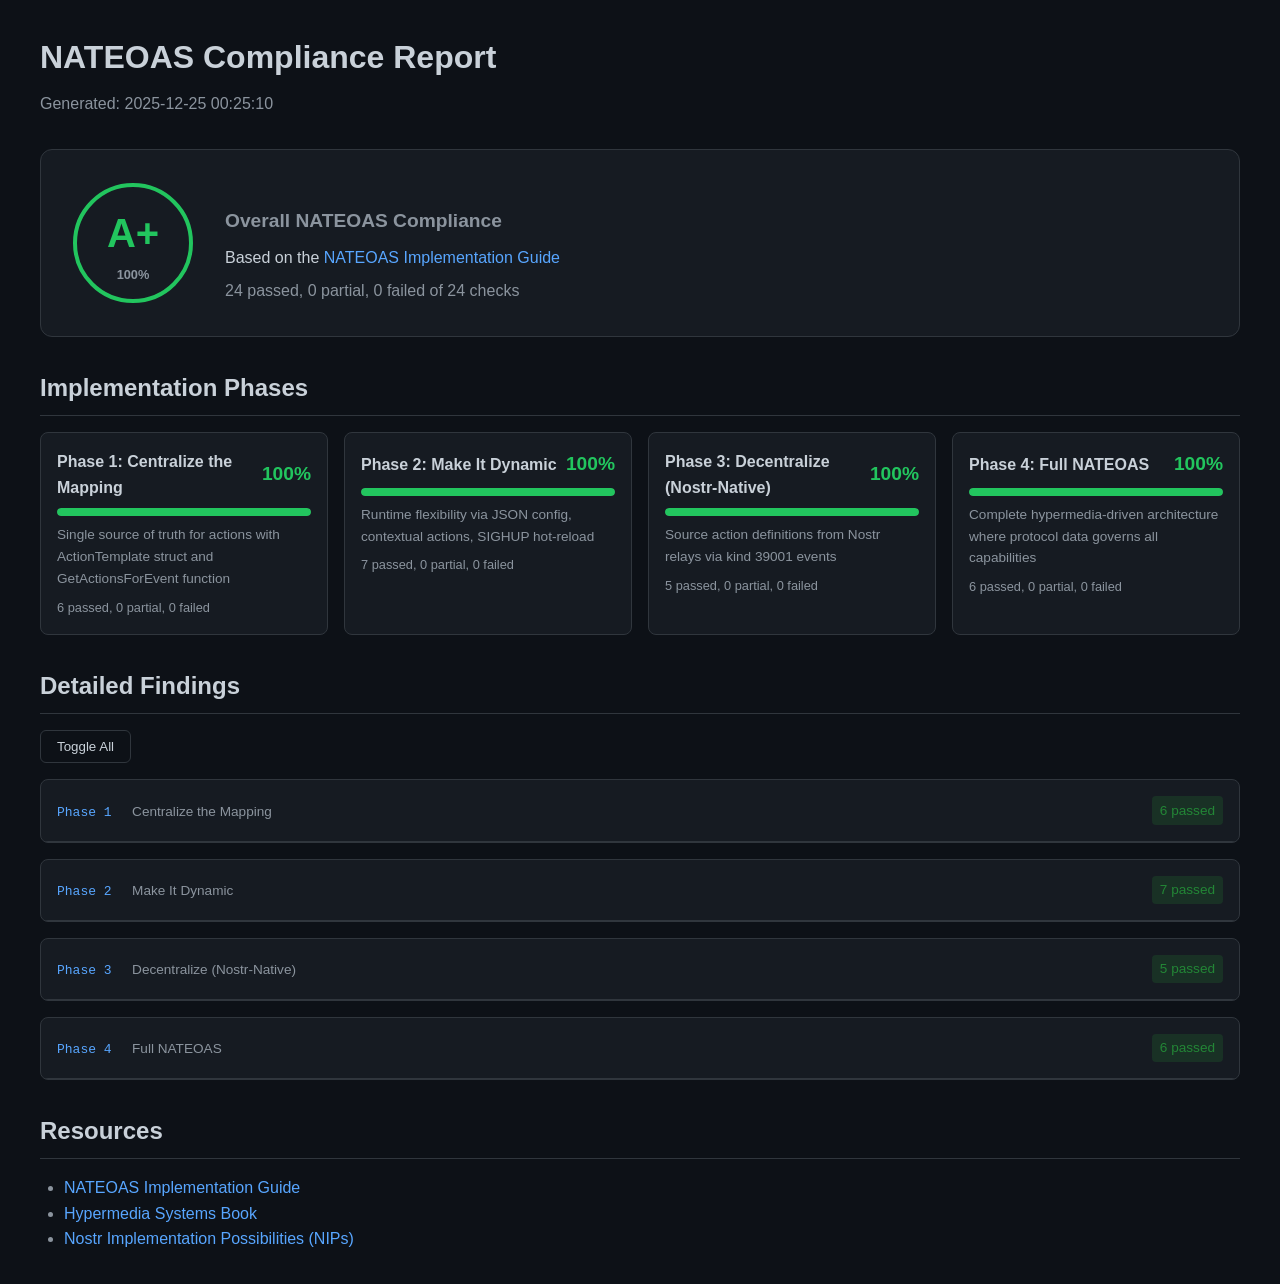
<file: reports/nateoas-report.html>
<!DOCTYPE html>
<html lang="en">
<head>
    <meta charset="UTF-8">
    <meta name="viewport" content="width=device-width, initial-scale=1.0">
    <title>NATEOAS Compliance Report</title>
    <style>
        :root {
            --bg: #0d1117;
            --bg-secondary: #161b22;
            --text: #c9d1d9;
            --text-muted: #8b949e;
            --border: #30363d;
            --green: #238636;
            --red: #da3633;
            --amber: #d29922;
            --blue: #58a6ff;
            --purple: #a371f7;
        }
        * { box-sizing: border-box; margin: 0; padding: 0; }
        body {
            font-family: -apple-system, BlinkMacSystemFont, 'Segoe UI', Helvetica, Arial, sans-serif;
            background: var(--bg);
            color: var(--text);
            line-height: 1.6;
            padding: 2rem;
        }
        .container { max-width: 1200px; margin: 0 auto; }
        h1 { font-size: 2rem; margin-bottom: 0.5rem; }
        h2 { font-size: 1.5rem; margin: 2rem 0 1rem; border-bottom: 1px solid var(--border); padding-bottom: 0.5rem; }
        h3 { font-size: 1.2rem; margin: 1.5rem 0 0.5rem; color: var(--text-muted); }
        .meta { color: var(--text-muted); margin-bottom: 2rem; }

        .score-card {
            display: flex;
            align-items: center;
            gap: 2rem;
            background: var(--bg-secondary);
            border: 1px solid var(--border);
            border-radius: 12px;
            padding: 2rem;
            margin-bottom: 2rem;
        }
        .score-circle {
            width: 120px;
            height: 120px;
            border-radius: 50%;
            display: flex;
            flex-direction: column;
            align-items: center;
            justify-content: center;
            font-size: 2.5rem;
            font-weight: bold;
            border: 4px solid;
        }
        .score-label { font-size: 0.8rem; color: var(--text-muted); }
        .score-details { flex: 1; }

        .phase-grid {
            display: grid;
            grid-template-columns: repeat(auto-fit, minmax(280px, 1fr));
            gap: 1rem;
            margin-bottom: 2rem;
        }
        .phase-card {
            background: var(--bg-secondary);
            border: 1px solid var(--border);
            border-radius: 8px;
            padding: 1rem;
        }
        .phase-header {
            display: flex;
            justify-content: space-between;
            align-items: center;
            margin-bottom: 0.5rem;
        }
        .phase-name { font-weight: 600; }
        .phase-score {
            font-size: 1.2rem;
            font-weight: bold;
        }
        .progress-bar {
            height: 8px;
            background: var(--border);
            border-radius: 4px;
            overflow: hidden;
        }
        .progress-fill {
            height: 100%;
            border-radius: 4px;
            transition: width 0.3s;
        }
        .phase-desc {
            margin-top: 0.5rem;
            color: var(--text-muted);
            font-size: 0.85rem;
        }
        .phase-stats {
            margin-top: 0.5rem;
            font-size: 0.8rem;
            color: var(--text-muted);
        }

        .phase-section {
            background: var(--bg-secondary);
            border: 1px solid var(--border);
            border-radius: 8px;
            margin-bottom: 1rem;
            overflow: hidden;
        }
        .phase-section-header {
            padding: 1rem;
            border-bottom: 1px solid var(--border);
            cursor: pointer;
            display: flex;
            justify-content: space-between;
            align-items: center;
        }
        .phase-section-header:hover { background: rgba(255,255,255,0.02); }
        .phase-title { font-family: monospace; color: var(--blue); }
        .phase-subtitle { color: var(--text-muted); font-size: 0.85rem; margin-left: 1rem; }
        .phase-badges { display: flex; gap: 0.5rem; }
        .badge { padding: 0.2rem 0.5rem; border-radius: 4px; font-size: 0.85rem; }
        .badge-pass { background: rgba(35,134,54,0.2); color: var(--green); }
        .badge-fail { background: rgba(218,54,51,0.2); color: var(--red); }
        .badge-partial { background: rgba(210,153,34,0.2); color: var(--amber); }

        .checks-list {
            padding: 0;
            display: none;
        }
        .phase-section.open .checks-list { display: block; }
        .check-item {
            padding: 0.75rem 1rem;
            border-bottom: 1px solid var(--border);
            display: flex;
            gap: 1rem;
            align-items: flex-start;
        }
        .check-item:last-child { border-bottom: none; }
        .check-icon {
            width: 24px;
            height: 24px;
            border-radius: 50%;
            display: flex;
            align-items: center;
            justify-content: center;
            font-size: 14px;
            flex-shrink: 0;
        }
        .check-pass { background: var(--green); color: white; }
        .check-fail { background: var(--red); color: white; }
        .check-partial { background: var(--amber); color: white; }
        .check-details { flex: 1; }
        .check-name { font-weight: 500; }
        .check-desc { color: var(--text-muted); font-size: 0.9rem; }
        .check-result { color: var(--text-muted); font-size: 0.85rem; font-family: monospace; margin-top: 0.25rem; }
        .check-weight {
            font-size: 0.75rem;
            background: var(--border);
            padding: 0.15rem 0.5rem;
            border-radius: 3px;
            color: var(--text-muted);
        }

        .files-list {
            margin-top: 0.5rem;
            padding: 0.5rem;
            background: var(--bg);
            border-radius: 4px;
            font-family: monospace;
            font-size: 0.8rem;
        }
        .file-match {
            padding: 0.25rem 0;
            border-bottom: 1px solid var(--border);
        }
        .file-match:last-child { border-bottom: none; }
        .file-loc { color: var(--blue); }
        .file-issue { color: var(--amber); }

        .recommendations {
            background: var(--bg-secondary);
            border: 1px solid var(--border);
            border-radius: 8px;
            padding: 1rem;
        }
        .recommendations ul { margin-left: 1.5rem; }
        .recommendations li { margin: 0.5rem 0; color: var(--text-muted); }

        .toggle-btn {
            background: var(--bg);
            border: 1px solid var(--border);
            color: var(--text);
            padding: 0.5rem 1rem;
            border-radius: 6px;
            cursor: pointer;
            margin-bottom: 1rem;
        }
        .toggle-btn:hover { border-color: var(--text-muted); }

        .nateoas-link {
            color: var(--blue);
            text-decoration: none;
        }
        .nateoas-link:hover { text-decoration: underline; }
    </style>
</head>
<body>
    <div class="container">
        <h1>NATEOAS Compliance Report</h1>
        <p class="meta">Generated: 2025-12-25 00:25:10</p>

        <div class="score-card">
            <div class="score-circle" style="border-color: #22c55e; color: #22c55e;">
                A&#43;
                <span class="score-label">100%</span>
            </div>
            <div class="score-details">
                <h3>Overall NATEOAS Compliance</h3>
                <p>Based on the <a href="https://github.com/vcavallo/nostr-hypermedia/blob/html-to-nateoas/html-to-nateoas.md" class="nateoas-link">NATEOAS Implementation Guide</a></p>
                <p style="margin-top: 0.5rem; color: var(--text-muted);">
                    24 passed, 0 partial, 0 failed of 24 checks
                </p>
            </div>
        </div>

        <h2>Implementation Phases</h2>
        <div class="phase-grid">
            
            <div class="phase-card">
                <div class="phase-header">
                    <span class="phase-name">Phase 1: Centralize the Mapping</span>
                    <span class="phase-score" style="color: #22c55e">100%</span>
                </div>
                <div class="progress-bar">
                    <div class="progress-fill" style="width: 100%; background: #22c55e;"></div>
                </div>
                <p class="phase-desc">Single source of truth for actions with ActionTemplate struct and GetActionsForEvent function</p>
                <p class="phase-stats">6 passed, 0 partial, 0 failed</p>
            </div>
            
            <div class="phase-card">
                <div class="phase-header">
                    <span class="phase-name">Phase 2: Make It Dynamic</span>
                    <span class="phase-score" style="color: #22c55e">100%</span>
                </div>
                <div class="progress-bar">
                    <div class="progress-fill" style="width: 100%; background: #22c55e;"></div>
                </div>
                <p class="phase-desc">Runtime flexibility via JSON config, contextual actions, SIGHUP hot-reload</p>
                <p class="phase-stats">7 passed, 0 partial, 0 failed</p>
            </div>
            
            <div class="phase-card">
                <div class="phase-header">
                    <span class="phase-name">Phase 3: Decentralize (Nostr-Native)</span>
                    <span class="phase-score" style="color: #22c55e">100%</span>
                </div>
                <div class="progress-bar">
                    <div class="progress-fill" style="width: 100%; background: #22c55e;"></div>
                </div>
                <p class="phase-desc">Source action definitions from Nostr relays via kind 39001 events</p>
                <p class="phase-stats">5 passed, 0 partial, 0 failed</p>
            </div>
            
            <div class="phase-card">
                <div class="phase-header">
                    <span class="phase-name">Phase 4: Full NATEOAS</span>
                    <span class="phase-score" style="color: #22c55e">100%</span>
                </div>
                <div class="progress-bar">
                    <div class="progress-fill" style="width: 100%; background: #22c55e;"></div>
                </div>
                <p class="phase-desc">Complete hypermedia-driven architecture where protocol data governs all capabilities</p>
                <p class="phase-stats">6 passed, 0 partial, 0 failed</p>
            </div>
            
        </div>

        <h2>Detailed Findings</h2>
        <button class="toggle-btn" onclick="document.querySelectorAll('.phase-section').forEach(s => s.classList.toggle('open'))">
            Toggle All
        </button>

        
        <div class="phase-section">
            <div class="phase-section-header" onclick="this.parentElement.classList.toggle('open')">
                <span>
                    <span class="phase-title">Phase 1</span>
                    <span class="phase-subtitle">Centralize the Mapping</span>
                </span>
                <div class="phase-badges">
                    <span class="badge badge-pass">6 passed</span>
                    
                    
                </div>
            </div>
            <div class="checks-list">
                
                <div class="check-item">
                    <div class="check-icon check-pass">✓</div>
                    <div class="check-details">
                        <div class="check-name">ActionTemplate struct</div>
                        <div class="check-desc">ActionTemplate struct with Name, Title, Href, Method, Fields defined</div>
                        <div class="check-result">ActionTemplate/ActionDefinition struct found in actions.go with all required fields</div>
                        
                    </div>
                    <span class="check-weight">2.0</span>
                </div>
                
                <div class="check-item">
                    <div class="check-icon check-pass">✓</div>
                    <div class="check-details">
                        <div class="check-name">FieldTemplate struct</div>
                        <div class="check-desc">FieldTemplate/FieldDefinition struct for form field definitions</div>
                        <div class="check-result">FieldTemplate/FieldDefinition struct found in actions.go</div>
                        
                    </div>
                    <span class="check-weight">1.5</span>
                </div>
                
                <div class="check-item">
                    <div class="check-icon check-pass">✓</div>
                    <div class="check-details">
                        <div class="check-name">GetActionsForEvent function</div>
                        <div class="check-desc">Function that returns actions based on event kind and context</div>
                        <div class="check-result">GetActionsForEvent function found with context parameter</div>
                        
                    </div>
                    <span class="check-weight">2.0</span>
                </div>
                
                <div class="check-item">
                    <div class="check-icon check-pass">✓</div>
                    <div class="check-details">
                        <div class="check-name">Templates use centralized actions</div>
                        <div class="check-desc">Templates iterate over .Actions instead of hardcoding action forms</div>
                        <div class="check-result">2 template(s) use centralized action iteration</div>
                        
                    </div>
                    <span class="check-weight">3.0</span>
                </div>
                
                <div class="check-item">
                    <div class="check-icon check-pass">✓</div>
                    <div class="check-details">
                        <div class="check-name">No hardcoded action URLs</div>
                        <div class="check-desc">Action URLs come from ActionTemplate.Href, not hardcoded in templates</div>
                        <div class="check-result">No hardcoded action URLs found outside centralized action rendering</div>
                        
                    </div>
                    <span class="check-weight">2.5</span>
                </div>
                
                <div class="check-item">
                    <div class="check-icon check-pass">✓</div>
                    <div class="check-details">
                        <div class="check-name">Generic action template</div>
                        <div class="check-desc">Template that renders forms dynamically from ActionTemplate fields</div>
                        <div class="check-result">Generic action template found in partials.go with method switching and field iteration</div>
                        
                    </div>
                    <span class="check-weight">2.0</span>
                </div>
                
            </div>
        </div>
        
        <div class="phase-section">
            <div class="phase-section-header" onclick="this.parentElement.classList.toggle('open')">
                <span>
                    <span class="phase-title">Phase 2</span>
                    <span class="phase-subtitle">Make It Dynamic</span>
                </span>
                <div class="phase-badges">
                    <span class="badge badge-pass">7 passed</span>
                    
                    
                </div>
            </div>
            <div class="checks-list">
                
                <div class="check-item">
                    <div class="check-icon check-pass">✓</div>
                    <div class="check-details">
                        <div class="check-name">Actions JSON config file</div>
                        <div class="check-desc">External JSON file defining actions (not hardcoded in Go)</div>
                        <div class="check-result">Valid actions config found: actions.json</div>
                        
                    </div>
                    <span class="check-weight">2.0</span>
                </div>
                
                <div class="check-item">
                    <div class="check-icon check-pass">✓</div>
                    <div class="check-details">
                        <div class="check-name">Config loading function</div>
                        <div class="check-desc">LoadActionsConfig or similar function to load JSON config</div>
                        <div class="check-result">LoadActionsConfig function found that reads from file</div>
                        
                    </div>
                    <span class="check-weight">1.5</span>
                </div>
                
                <div class="check-item">
                    <div class="check-icon check-pass">✓</div>
                    <div class="check-details">
                        <div class="check-name">SIGHUP hot-reload</div>
                        <div class="check-desc">Signal handler for config hot-reload without server restart</div>
                        <div class="check-result">SIGHUP handler found with reload functionality</div>
                        
                    </div>
                    <span class="check-weight">1.5</span>
                </div>
                
                <div class="check-item">
                    <div class="check-icon check-pass">✓</div>
                    <div class="check-details">
                        <div class="check-name">Contextual action logic</div>
                        <div class="check-desc">Actions vary based on context (login state, author, permissions)</div>
                        <div class="check-result">Full contextual logic: ActionContext struct, login state checks, author checks</div>
                        
                    </div>
                    <span class="check-weight">2.0</span>
                </div>
                
                <div class="check-item">
                    <div class="check-icon check-pass">✓</div>
                    <div class="check-details">
                        <div class="check-name">Kind-specific overrides</div>
                        <div class="check-desc">Config supports per-kind action customization (kindOverrides)</div>
                        <div class="check-result">KindOverrides support found in actions_config.go</div>
                        
                    </div>
                    <span class="check-weight">1.0</span>
                </div>
                
                <div class="check-item">
                    <div class="check-icon check-pass">✓</div>
                    <div class="check-details">
                        <div class="check-name">Display order configuration</div>
                        <div class="check-desc">Configurable action display order in JSON config</div>
                        <div class="check-result">displayOrder found in actions.json</div>
                        
                    </div>
                    <span class="check-weight">1.0</span>
                </div>
                
                <div class="check-item">
                    <div class="check-icon check-pass">✓</div>
                    <div class="check-details">
                        <div class="check-name">Runtime action registration</div>
                        <div class="check-desc">RegisterKindAction or similar for dynamic action registration</div>
                        <div class="check-result">Runtime action registration found in actions_registry.go</div>
                        
                    </div>
                    <span class="check-weight">1.5</span>
                </div>
                
            </div>
        </div>
        
        <div class="phase-section">
            <div class="phase-section-header" onclick="this.parentElement.classList.toggle('open')">
                <span>
                    <span class="phase-title">Phase 3</span>
                    <span class="phase-subtitle">Decentralize (Nostr-Native)</span>
                </span>
                <div class="phase-badges">
                    <span class="badge badge-pass">5 passed</span>
                    
                    
                </div>
            </div>
            <div class="checks-list">
                
                <div class="check-item">
                    <div class="check-icon check-pass">✓</div>
                    <div class="check-details">
                        <div class="check-name">Nostr kind definition fetcher</div>
                        <div class="check-desc">Function to fetch kind definitions from Nostr relays (kind 39001 or similar)</div>
                        <div class="check-result">Kind definition fetcher found in nostr_kind_fetcher.go</div>
                        
                    </div>
                    <span class="check-weight">3.0</span>
                </div>
                
                <div class="check-item">
                    <div class="check-icon check-pass">✓</div>
                    <div class="check-details">
                        <div class="check-name">Action tag parsing</div>
                        <div class="check-desc">Parse [&#34;action&#34;, name, method, href, field_spec...] tags from events</div>
                        <div class="check-result">Action tag parsing found in nostr_action_tags.go</div>
                        
                    </div>
                    <span class="check-weight">2.0</span>
                </div>
                
                <div class="check-item">
                    <div class="check-icon check-pass">✓</div>
                    <div class="check-details">
                        <div class="check-name">Definition caching</div>
                        <div class="check-desc">Cache fetched definitions with TTL to avoid repeated relay queries</div>
                        <div class="check-result">Definition caching with TTL found in nostr_kind_fetcher.go</div>
                        
                    </div>
                    <span class="check-weight">1.5</span>
                </div>
                
                <div class="check-item">
                    <div class="check-icon check-pass">✓</div>
                    <div class="check-details">
                        <div class="check-name">Local fallback support</div>
                        <div class="check-desc">Fallback to local definitions when Nostr fetch fails</div>
                        <div class="check-result">Explicit fallback/override mechanism found</div>
                        
                    </div>
                    <span class="check-weight">1.5</span>
                </div>
                
                <div class="check-item">
                    <div class="check-icon check-pass">✓</div>
                    <div class="check-details">
                        <div class="check-name">Background refresh</div>
                        <div class="check-desc">Background goroutine to refresh definitions without blocking requests</div>
                        <div class="check-result">Background refresh mechanism found</div>
                        
                    </div>
                    <span class="check-weight">1.0</span>
                </div>
                
            </div>
        </div>
        
        <div class="phase-section">
            <div class="phase-section-header" onclick="this.parentElement.classList.toggle('open')">
                <span>
                    <span class="phase-title">Phase 4</span>
                    <span class="phase-subtitle">Full NATEOAS</span>
                </span>
                <div class="phase-badges">
                    <span class="badge badge-pass">6 passed</span>
                    
                    
                </div>
            </div>
            <div class="checks-list">
                
                <div class="check-item">
                    <div class="check-icon check-pass">✓</div>
                    <div class="check-details">
                        <div class="check-name">Action-registry tag handling</div>
                        <div class="check-desc">Events reference action definitions via action-registry tag pointing to naddr</div>
                        <div class="check-result">Action-registry tag handling found in nostr_action_tags.go</div>
                        
                    </div>
                    <span class="check-weight">2.5</span>
                </div>
                
                <div class="check-item">
                    <div class="check-icon check-pass">✓</div>
                    <div class="check-details">
                        <div class="check-name">Hypermedia entity builder</div>
                        <div class="check-desc">BuildHypermediaEntity or similar that discovers all metadata from event tags</div>
                        <div class="check-result">Hypermedia entity building found</div>
                        
                    </div>
                    <span class="check-weight">2.5</span>
                </div>
                
                <div class="check-item">
                    <div class="check-icon check-pass">✓</div>
                    <div class="check-details">
                        <div class="check-name">No kind-specific conditionals</div>
                        <div class="check-desc">Templates must NOT contain conditionals based on .Kind values</div>
                        <div class="check-result">No kind-specific conditionals found - rendering is fully generic</div>
                        
                    </div>
                    <span class="check-weight">3.0</span>
                </div>
                
                <div class="check-item">
                    <div class="check-icon check-pass">✓</div>
                    <div class="check-details">
                        <div class="check-name">Universal event renderer</div>
                        <div class="check-desc">Single template that renders ANY event type based on event metadata</div>
                        <div class="check-result">Metadata-driven dispatcher found in dispatcher.go with default fallback</div>
                        
                    </div>
                    <span class="check-weight">2.5</span>
                </div>
                
                <div class="check-item">
                    <div class="check-icon check-pass">✓</div>
                    <div class="check-details">
                        <div class="check-name">Render-hint tag support</div>
                        <div class="check-desc">Events can specify render-hint tag for presentation format</div>
                        <div class="check-result">Render-hint support found in html.go</div>
                        
                    </div>
                    <span class="check-weight">1.5</span>
                </div>
                
                <div class="check-item">
                    <div class="check-icon check-pass">✓</div>
                    <div class="check-details">
                        <div class="check-name">Protocol-agnostic server</div>
                        <div class="check-desc">Server code contains no hardcoded knowledge of specific kinds in rendering logic</div>
                        <div class="check-result">Rendering is protocol-agnostic (1 data-fetching kind checks are acceptable)</div>
                        
                    </div>
                    <span class="check-weight">2.0</span>
                </div>
                
            </div>
        </div>
        

        

        <h2>Resources</h2>
        <ul style="margin-left: 1.5rem; color: var(--text-muted);">
            <li><a href="https://github.com/vcavallo/nostr-hypermedia/blob/html-to-nateoas/html-to-nateoas.md" class="nateoas-link">NATEOAS Implementation Guide</a></li>
            <li><a href="https://hypermedia.systems/" class="nateoas-link">Hypermedia Systems Book</a></li>
            <li><a href="https://github.com/nostr-protocol/nips" class="nateoas-link">Nostr Implementation Possibilities (NIPs)</a></li>
        </ul>
    </div>
</body>
</html>
</file>
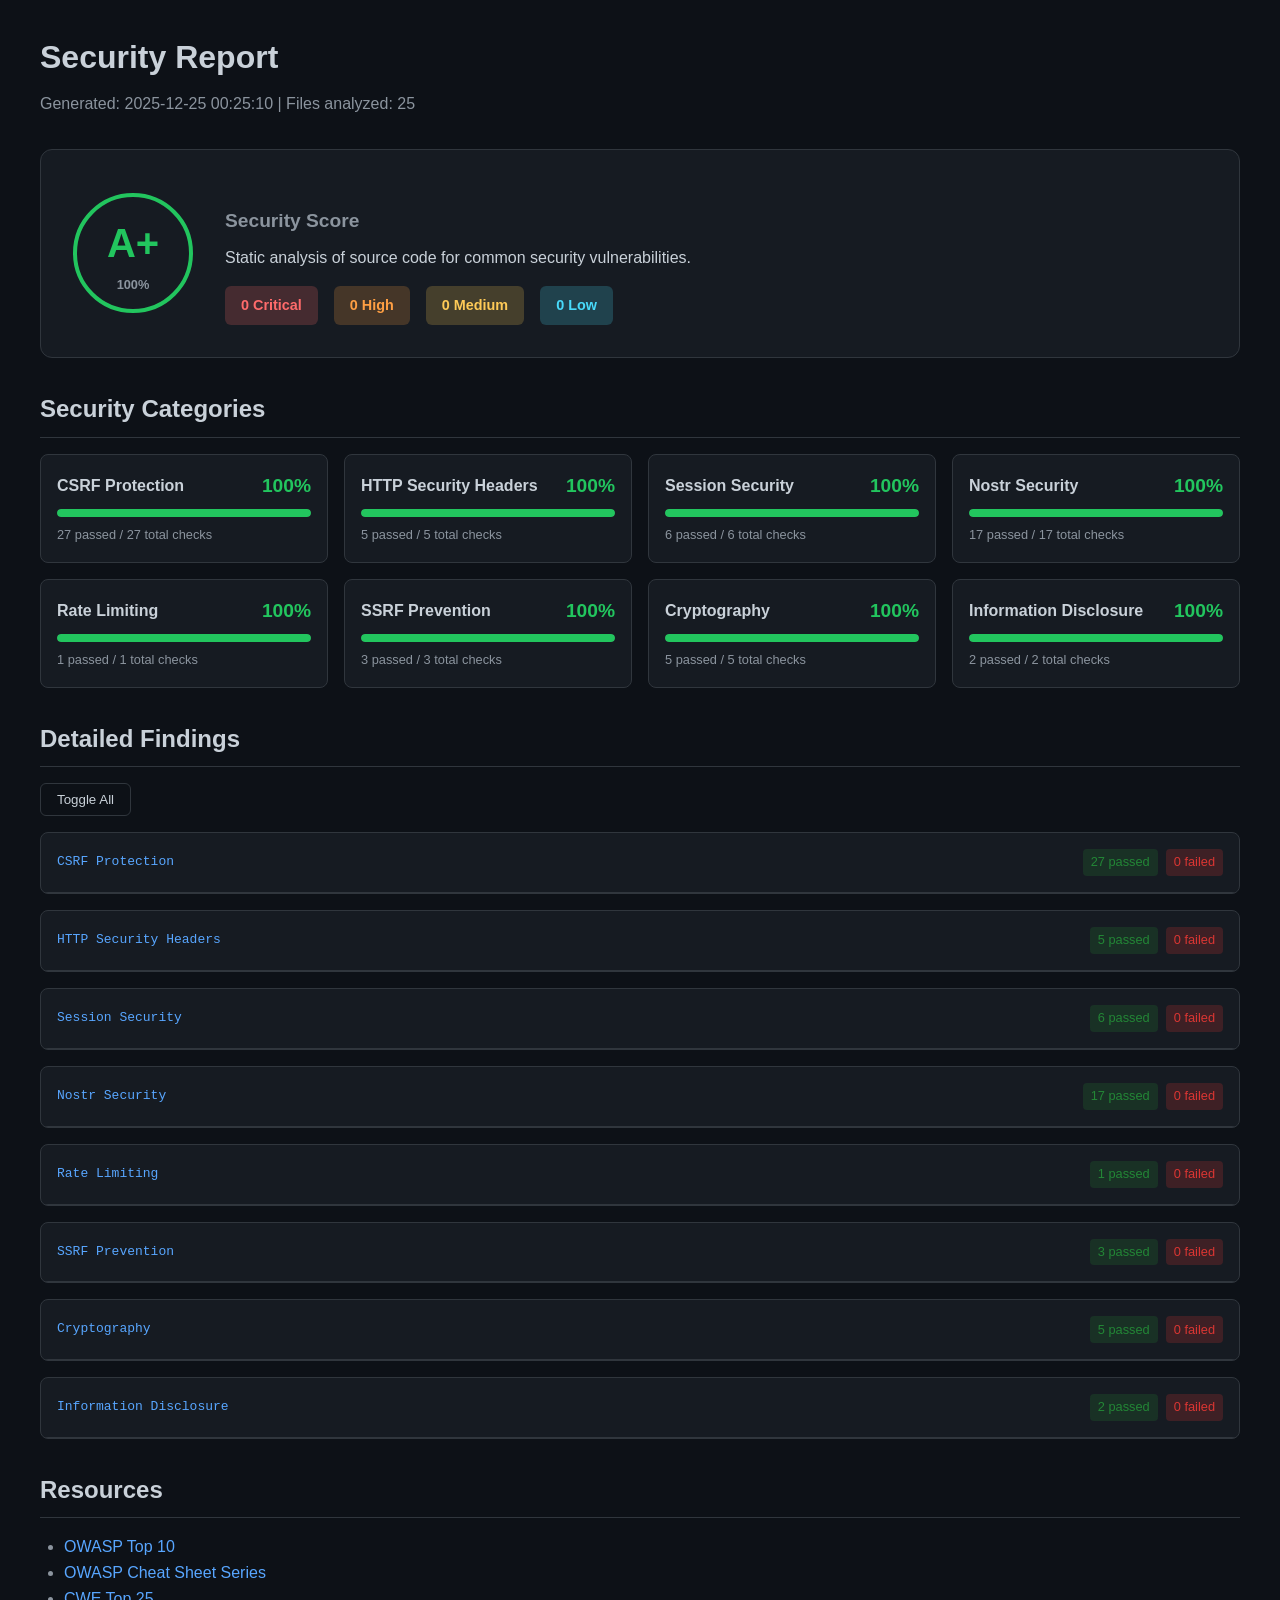
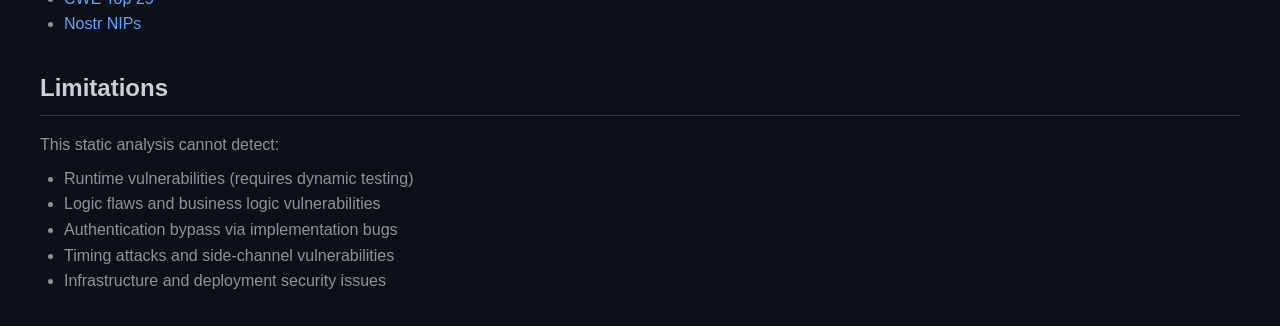
<file: reports/security-report.html>
<!DOCTYPE html>
<html lang="en">
<head>
    <meta charset="UTF-8">
    <meta name="viewport" content="width=device-width, initial-scale=1.0">
    <title>Security Report</title>
    <style>
        :root {
            --bg: #0d1117;
            --bg-secondary: #161b22;
            --text: #c9d1d9;
            --text-muted: #8b949e;
            --border: #30363d;
            --green: #238636;
            --red: #da3633;
            --amber: #d29922;
            --blue: #58a6ff;
            --purple: #a371f7;
            --critical: #ff6b6b;
            --high: #ff9f43;
            --medium: #feca57;
            --low: #48dbfb;
        }
        * { box-sizing: border-box; margin: 0; padding: 0; }
        body {
            font-family: -apple-system, BlinkMacSystemFont, 'Segoe UI', Helvetica, Arial, sans-serif;
            background: var(--bg);
            color: var(--text);
            line-height: 1.6;
            padding: 2rem;
        }
        .container { max-width: 1200px; margin: 0 auto; }
        h1 { font-size: 2rem; margin-bottom: 0.5rem; }
        h2 { font-size: 1.5rem; margin: 2rem 0 1rem; border-bottom: 1px solid var(--border); padding-bottom: 0.5rem; }
        h3 { font-size: 1.2rem; margin: 1.5rem 0 0.5rem; color: var(--text-muted); }
        .meta { color: var(--text-muted); margin-bottom: 2rem; }

        .score-card {
            display: flex;
            align-items: center;
            gap: 2rem;
            background: var(--bg-secondary);
            border: 1px solid var(--border);
            border-radius: 12px;
            padding: 2rem;
            margin-bottom: 2rem;
        }
        .score-circle {
            width: 120px;
            height: 120px;
            border-radius: 50%;
            display: flex;
            flex-direction: column;
            align-items: center;
            justify-content: center;
            font-size: 2.5rem;
            font-weight: bold;
            border: 4px solid;
        }
        .score-label { font-size: 0.8rem; color: var(--text-muted); }
        .score-details { flex: 1; }

        .severity-badges {
            display: flex;
            gap: 1rem;
            margin-top: 1rem;
        }
        .severity-badge {
            padding: 0.5rem 1rem;
            border-radius: 6px;
            font-weight: bold;
            font-size: 0.9rem;
        }
        .severity-critical { background: rgba(255,107,107,0.2); color: var(--critical); }
        .severity-high { background: rgba(255,159,67,0.2); color: var(--high); }
        .severity-medium { background: rgba(254,202,87,0.2); color: var(--medium); }
        .severity-low { background: rgba(72,219,251,0.2); color: var(--low); }

        .category-grid {
            display: grid;
            grid-template-columns: repeat(auto-fit, minmax(280px, 1fr));
            gap: 1rem;
            margin-bottom: 2rem;
        }
        .category-card {
            background: var(--bg-secondary);
            border: 1px solid var(--border);
            border-radius: 8px;
            padding: 1rem;
        }
        .category-header {
            display: flex;
            justify-content: space-between;
            align-items: center;
            margin-bottom: 0.5rem;
        }
        .category-name { font-weight: 600; }
        .category-score {
            font-size: 1.2rem;
            font-weight: bold;
        }
        .progress-bar {
            height: 8px;
            background: var(--border);
            border-radius: 4px;
            overflow: hidden;
        }
        .progress-fill {
            height: 100%;
            border-radius: 4px;
            transition: width 0.3s;
        }
        .category-stats {
            margin-top: 0.5rem;
            color: var(--text-muted);
            font-size: 0.8rem;
        }

        .file-section {
            background: var(--bg-secondary);
            border: 1px solid var(--border);
            border-radius: 8px;
            margin-bottom: 1rem;
            overflow: hidden;
        }
        .file-header {
            padding: 1rem;
            border-bottom: 1px solid var(--border);
            cursor: pointer;
            display: flex;
            justify-content: space-between;
            align-items: center;
        }
        .file-header:hover { background: rgba(255,255,255,0.02); }
        .file-name { font-family: monospace; color: var(--blue); }
        .file-stats { display: flex; gap: 0.5rem; }
        .stat { padding: 0.2rem 0.5rem; border-radius: 4px; font-size: 0.8rem; }
        .stat-pass { background: rgba(35,134,54,0.2); color: var(--green); }
        .stat-fail { background: rgba(218,54,51,0.2); color: var(--red); }

        .checks-list {
            padding: 0;
            display: none;
        }
        .file-section.open .checks-list { display: block; }
        .check-item {
            padding: 0.75rem 1rem;
            border-bottom: 1px solid var(--border);
            display: flex;
            gap: 1rem;
            align-items: flex-start;
        }
        .check-item:last-child { border-bottom: none; }
        .check-icon {
            width: 20px;
            height: 20px;
            border-radius: 50%;
            display: flex;
            align-items: center;
            justify-content: center;
            font-size: 12px;
            flex-shrink: 0;
        }
        .check-pass { background: var(--green); }
        .check-fail { background: var(--red); }
        .check-details { flex: 1; }
        .check-rule { font-weight: 500; }
        .check-message { color: var(--text-muted); font-size: 0.9rem; }
        .check-remediation {
            color: var(--blue);
            font-size: 0.85rem;
            margin-top: 0.25rem;
            font-style: italic;
        }
        .check-location { color: var(--text-muted); font-size: 0.8rem; font-family: monospace; }
        .check-severity {
            font-size: 0.7rem;
            padding: 0.15rem 0.5rem;
            border-radius: 3px;
            text-transform: uppercase;
            font-weight: bold;
        }
        .sev-critical { background: var(--critical); color: white; }
        .sev-high { background: var(--high); color: black; }
        .sev-medium { background: var(--medium); color: black; }
        .sev-low { background: var(--low); color: black; }
        .sev-info { background: var(--border); color: var(--text-muted); }

        .toggle-btn {
            background: var(--bg);
            border: 1px solid var(--border);
            color: var(--text);
            padding: 0.5rem 1rem;
            border-radius: 6px;
            cursor: pointer;
            margin-bottom: 1rem;
        }
        .toggle-btn:hover { border-color: var(--text-muted); }

        .link { color: var(--blue); text-decoration: none; }
        .link:hover { text-decoration: underline; }
    </style>
</head>
<body>
    <div class="container">
        <h1>Security Report</h1>
        <p class="meta">Generated: 2025-12-25 00:25:10 | Files analyzed: 25</p>

        <div class="score-card">
            <div class="score-circle" style="border-color: #22c55e; color: #22c55e;">
                A+
                <span class="score-label">100%</span>
            </div>
            <div class="score-details">
                <h3>Security Score</h3>
                <p>Static analysis of source code for common security vulnerabilities.</p>
                <div class="severity-badges">
                    <span class="severity-badge severity-critical">0 Critical</span>
                    <span class="severity-badge severity-high">0 High</span>
                    <span class="severity-badge severity-medium">0 Medium</span>
                    <span class="severity-badge severity-low">0 Low</span>
                </div>
            </div>
        </div>

        <h2>Security Categories</h2>
        <div class="category-grid">

            <div class="category-card">
                <div class="category-header">
                    <span class="category-name">CSRF Protection</span>
                    <span class="category-score" style="color: #22c55e">100%</span>
                </div>
                <div class="progress-bar">
                    <div class="progress-fill" style="width: 100%; background: #22c55e;"></div>
                </div>
                <p class="category-stats">27 passed / 27 total checks</p>
            </div>

            <div class="category-card">
                <div class="category-header">
                    <span class="category-name">HTTP Security Headers</span>
                    <span class="category-score" style="color: #22c55e">100%</span>
                </div>
                <div class="progress-bar">
                    <div class="progress-fill" style="width: 100%; background: #22c55e;"></div>
                </div>
                <p class="category-stats">5 passed / 5 total checks</p>
            </div>

            <div class="category-card">
                <div class="category-header">
                    <span class="category-name">Session Security</span>
                    <span class="category-score" style="color: #22c55e">100%</span>
                </div>
                <div class="progress-bar">
                    <div class="progress-fill" style="width: 100%; background: #22c55e;"></div>
                </div>
                <p class="category-stats">6 passed / 6 total checks</p>
            </div>

            <div class="category-card">
                <div class="category-header">
                    <span class="category-name">Nostr Security</span>
                    <span class="category-score" style="color: #22c55e">100%</span>
                </div>
                <div class="progress-bar">
                    <div class="progress-fill" style="width: 100%; background: #22c55e;"></div>
                </div>
                <p class="category-stats">17 passed / 17 total checks</p>
            </div>

            <div class="category-card">
                <div class="category-header">
                    <span class="category-name">Rate Limiting</span>
                    <span class="category-score" style="color: #22c55e">100%</span>
                </div>
                <div class="progress-bar">
                    <div class="progress-fill" style="width: 100%; background: #22c55e;"></div>
                </div>
                <p class="category-stats">1 passed / 1 total checks</p>
            </div>

            <div class="category-card">
                <div class="category-header">
                    <span class="category-name">SSRF Prevention</span>
                    <span class="category-score" style="color: #22c55e">100%</span>
                </div>
                <div class="progress-bar">
                    <div class="progress-fill" style="width: 100%; background: #22c55e;"></div>
                </div>
                <p class="category-stats">3 passed / 3 total checks</p>
            </div>

            <div class="category-card">
                <div class="category-header">
                    <span class="category-name">Cryptography</span>
                    <span class="category-score" style="color: #22c55e">100%</span>
                </div>
                <div class="progress-bar">
                    <div class="progress-fill" style="width: 100%; background: #22c55e;"></div>
                </div>
                <p class="category-stats">5 passed / 5 total checks</p>
            </div>

            <div class="category-card">
                <div class="category-header">
                    <span class="category-name">Information Disclosure</span>
                    <span class="category-score" style="color: #22c55e">100%</span>
                </div>
                <div class="progress-bar">
                    <div class="progress-fill" style="width: 100%; background: #22c55e;"></div>
                </div>
                <p class="category-stats">2 passed / 2 total checks</p>
            </div>

        </div>

        <h2>Detailed Findings</h2>
        <button class="toggle-btn" onclick="document.querySelectorAll('.file-section').forEach(s => s.classList.toggle('open'))">
            Toggle All
        </button>

        <div class="file-section">
            <div class="file-header" onclick="this.parentElement.classList.toggle('open')">
                <span class="file-name">CSRF Protection</span>
                <div class="file-stats">
                    <span class="stat stat-pass">27 passed</span>
                    <span class="stat stat-fail">0 failed</span>
                </div>
            </div>
            <div class="checks-list">

                <div class="check-item">
                    <div class="check-icon check-pass">✓</div>
                    <div class="check-details">
                        <div class="check-rule">CSRF validation middleware</div>
                        <div class="check-message">CSRF validation found in codebase</div>
                        
                        <div class="check-location">*.go</div>
                    </div>
                    <span class="check-severity sev-info">info</span>
                </div>

                <div class="check-item">
                    <div class="check-icon check-pass">✓</div>
                    <div class="check-details">
                        <div class="check-rule">POST forms include CSRF token</div>
                        <div class="check-message">Form has CSRF protection</div>
                        
                        <div class="check-location">base.go:48</div>
                    </div>
                    <span class="check-severity sev-info">info</span>
                </div>

                <div class="check-item">
                    <div class="check-icon check-pass">✓</div>
                    <div class="check-details">
                        <div class="check-rule">POST forms include CSRF token</div>
                        <div class="check-message">Form has CSRF protection</div>
                        
                        <div class="check-location">base.go:109</div>
                    </div>
                    <span class="check-severity sev-info">info</span>
                </div>

                <div class="check-item">
                    <div class="check-icon check-pass">✓</div>
                    <div class="check-details">
                        <div class="check-rule">POST forms include CSRF token</div>
                        <div class="check-message">Form has CSRF protection</div>
                        
                        <div class="check-location">compose.go:23</div>
                    </div>
                    <span class="check-severity sev-info">info</span>
                </div>

                <div class="check-item">
                    <div class="check-icon check-pass">✓</div>
                    <div class="check-details">
                        <div class="check-rule">POST forms include CSRF token</div>
                        <div class="check-message">Form has CSRF protection</div>
                        
                        <div class="check-location">fragment.go:89</div>
                    </div>
                    <span class="check-severity sev-info">info</span>
                </div>

                <div class="check-item">
                    <div class="check-icon check-pass">✓</div>
                    <div class="check-details">
                        <div class="check-rule">POST forms include CSRF token</div>
                        <div class="check-message">Form has CSRF protection</div>
                        
                        <div class="check-location">fragment.go:31</div>
                    </div>
                    <span class="check-severity sev-info">info</span>
                </div>

                <div class="check-item">
                    <div class="check-icon check-pass">✓</div>
                    <div class="check-details">
                        <div class="check-rule">POST forms include CSRF token</div>
                        <div class="check-message">Form has CSRF protection</div>
                        
                        <div class="check-location">fragment.go:215</div>
                    </div>
                    <span class="check-severity sev-info">info</span>
                </div>

                <div class="check-item">
                    <div class="check-icon check-pass">✓</div>
                    <div class="check-details">
                        <div class="check-rule">POST forms include CSRF token</div>
                        <div class="check-message">Form has CSRF protection</div>
                        
                        <div class="check-location">fragment.go:272</div>
                    </div>
                    <span class="check-severity sev-info">info</span>
                </div>

                <div class="check-item">
                    <div class="check-icon check-pass">✓</div>
                    <div class="check-details">
                        <div class="check-rule">POST forms include CSRF token</div>
                        <div class="check-message">Form has CSRF protection</div>
                        
                        <div class="check-location">fragment.go:330</div>
                    </div>
                    <span class="check-severity sev-info">info</span>
                </div>

                <div class="check-item">
                    <div class="check-icon check-pass">✓</div>
                    <div class="check-details">
                        <div class="check-rule">POST forms include CSRF token</div>
                        <div class="check-message">Form has CSRF protection</div>
                        
                        <div class="check-location">fragment.go:111</div>
                    </div>
                    <span class="check-severity sev-info">info</span>
                </div>

                <div class="check-item">
                    <div class="check-icon check-pass">✓</div>
                    <div class="check-details">
                        <div class="check-rule">POST forms include CSRF token</div>
                        <div class="check-message">Form has CSRF protection</div>
                        
                        <div class="check-location">partials.go:130</div>
                    </div>
                    <span class="check-severity sev-info">info</span>
                </div>

                <div class="check-item">
                    <div class="check-icon check-pass">✓</div>
                    <div class="check-details">
                        <div class="check-rule">POST forms include CSRF token</div>
                        <div class="check-message">Form has CSRF protection</div>
                        
                        <div class="check-location">partials.go:87</div>
                    </div>
                    <span class="check-severity sev-info">info</span>
                </div>

                <div class="check-item">
                    <div class="check-icon check-pass">✓</div>
                    <div class="check-details">
                        <div class="check-rule">POST forms include CSRF token</div>
                        <div class="check-message">Form has CSRF protection</div>
                        
                        <div class="check-location">partials.go:124</div>
                    </div>
                    <span class="check-severity sev-info">info</span>
                </div>

                <div class="check-item">
                    <div class="check-icon check-pass">✓</div>
                    <div class="check-details">
                        <div class="check-rule">POST forms include CSRF token</div>
                        <div class="check-message">Form has CSRF protection</div>
                        
                        <div class="check-location">partials.go:110</div>
                    </div>
                    <span class="check-severity sev-info">info</span>
                </div>

                <div class="check-item">
                    <div class="check-icon check-pass">✓</div>
                    <div class="check-details">
                        <div class="check-rule">POST forms include CSRF token</div>
                        <div class="check-message">Form has CSRF protection</div>
                        
                        <div class="check-location">partials.go:100</div>
                    </div>
                    <span class="check-severity sev-info">info</span>
                </div>

                <div class="check-item">
                    <div class="check-icon check-pass">✓</div>
                    <div class="check-details">
                        <div class="check-rule">POST forms include CSRF token</div>
                        <div class="check-message">Form has CSRF protection</div>
                        
                        <div class="check-location">login.go:57</div>
                    </div>
                    <span class="check-severity sev-info">info</span>
                </div>

                <div class="check-item">
                    <div class="check-icon check-pass">✓</div>
                    <div class="check-details">
                        <div class="check-rule">POST forms include CSRF token</div>
                        <div class="check-message">Form has CSRF protection</div>
                        
                        <div class="check-location">login.go:38</div>
                    </div>
                    <span class="check-severity sev-info">info</span>
                </div>

                <div class="check-item">
                    <div class="check-icon check-pass">✓</div>
                    <div class="check-details">
                        <div class="check-rule">POST forms include CSRF token</div>
                        <div class="check-message">Form has CSRF protection</div>
                        
                        <div class="check-location">mutes.go:31</div>
                    </div>
                    <span class="check-severity sev-info">info</span>
                </div>

                <div class="check-item">
                    <div class="check-icon check-pass">✓</div>
                    <div class="check-details">
                        <div class="check-rule">POST forms include CSRF token</div>
                        <div class="check-message">Form has CSRF protection</div>
                        
                        <div class="check-location">profile.go:29</div>
                    </div>
                    <span class="check-severity sev-info">info</span>
                </div>

                <div class="check-item">
                    <div class="check-icon check-pass">✓</div>
                    <div class="check-details">
                        <div class="check-rule">POST forms include CSRF token</div>
                        <div class="check-message">Form has CSRF protection</div>
                        
                        <div class="check-location">profile.go:74</div>
                    </div>
                    <span class="check-severity sev-info">info</span>
                </div>

                <div class="check-item">
                    <div class="check-icon check-pass">✓</div>
                    <div class="check-details">
                        <div class="check-rule">POST forms include CSRF token</div>
                        <div class="check-message">Form has CSRF protection</div>
                        
                        <div class="check-location">profile.go:43</div>
                    </div>
                    <span class="check-severity sev-info">info</span>
                </div>

                <div class="check-item">
                    <div class="check-icon check-pass">✓</div>
                    <div class="check-details">
                        <div class="check-rule">POST forms include CSRF token</div>
                        <div class="check-message">Form has CSRF protection</div>
                        
                        <div class="check-location">quote.go:29</div>
                    </div>
                    <span class="check-severity sev-info">info</span>
                </div>

                <div class="check-item">
                    <div class="check-icon check-pass">✓</div>
                    <div class="check-details">
                        <div class="check-rule">POST forms include CSRF token</div>
                        <div class="check-message">Form has CSRF protection</div>
                        
                        <div class="check-location">report.go:29</div>
                    </div>
                    <span class="check-severity sev-info">info</span>
                </div>

                <div class="check-item">
                    <div class="check-icon check-pass">✓</div>
                    <div class="check-details">
                        <div class="check-rule">POST forms include CSRF token</div>
                        <div class="check-message">Form has CSRF protection</div>
                        
                        <div class="check-location">thread.go:94</div>
                    </div>
                    <span class="check-severity sev-info">info</span>
                </div>

                <div class="check-item">
                    <div class="check-icon check-pass">✓</div>
                    <div class="check-details">
                        <div class="check-rule">POST forms include CSRF token</div>
                        <div class="check-message">Form has CSRF protection</div>
                        
                        <div class="check-location">timeline.go:57</div>
                    </div>
                    <span class="check-severity sev-info">info</span>
                </div>

                <div class="check-item">
                    <div class="check-icon check-pass">✓</div>
                    <div class="check-details">
                        <div class="check-rule">POST forms include CSRF token</div>
                        <div class="check-message">Form has CSRF protection</div>
                        
                        <div class="check-location">wallet.go:41</div>
                    </div>
                    <span class="check-severity sev-info">info</span>
                </div>

                <div class="check-item">
                    <div class="check-icon check-pass">✓</div>
                    <div class="check-details">
                        <div class="check-rule">POST forms include CSRF token</div>
                        <div class="check-message">Form has CSRF protection</div>
                        
                        <div class="check-location">wallet.go:57</div>
                    </div>
                    <span class="check-severity sev-info">info</span>
                </div>

            </div>
        </div>

        <div class="file-section">
            <div class="file-header" onclick="this.parentElement.classList.toggle('open')">
                <span class="file-name">HTTP Security Headers</span>
                <div class="file-stats">
                    <span class="stat stat-pass">5 passed</span>
                    <span class="stat stat-fail">0 failed</span>
                </div>
            </div>
            <div class="checks-list">

                <div class="check-item">
                    <div class="check-icon check-pass">✓</div>
                    <div class="check-details">
                        <div class="check-rule">Clickjacking protection (X-Frame-Options)</div>
                        <div class="check-message">Frame protection header configured</div>
                        
                        <div class="check-location">main.go</div>
                    </div>
                    <span class="check-severity sev-info">info</span>
                </div>

                <div class="check-item">
                    <div class="check-icon check-pass">✓</div>
                    <div class="check-details">
                        <div class="check-rule">MIME sniffing protection</div>
                        <div class="check-message">X-Content-Type-Options configured</div>
                        
                        <div class="check-location">main.go</div>
                    </div>
                    <span class="check-severity sev-info">info</span>
                </div>

                <div class="check-item">
                    <div class="check-icon check-pass">✓</div>
                    <div class="check-details">
                        <div class="check-rule">HSTS support</div>
                        <div class="check-message">HSTS configured</div>
                        
                        <div class="check-location">main.go</div>
                    </div>
                    <span class="check-severity sev-info">info</span>
                </div>

                <div class="check-item">
                    <div class="check-icon check-pass">✓</div>
                    <div class="check-details">
                        <div class="check-rule">Content Security Policy</div>
                        <div class="check-message">CSP configured</div>
                        
                        <div class="check-location">main.go</div>
                    </div>
                    <span class="check-severity sev-info">info</span>
                </div>

                <div class="check-item">
                    <div class="check-icon check-pass">✓</div>
                    <div class="check-details">
                        <div class="check-rule">CSP policy parseable</div>
                        <div class="check-message">CSP configured (policy value not statically parseable)</div>
                        
                        <div class="check-location">main.go</div>
                    </div>
                    <span class="check-severity sev-info">info</span>
                </div>

            </div>
        </div>

        <div class="file-section">
            <div class="file-header" onclick="this.parentElement.classList.toggle('open')">
                <span class="file-name">Session Security</span>
                <div class="file-stats">
                    <span class="stat stat-pass">6 passed</span>
                    <span class="stat stat-fail">0 failed</span>
                </div>
            </div>
            <div class="checks-list">

                <div class="check-item">
                    <div class="check-icon check-pass">✓</div>
                    <div class="check-details">
                        <div class="check-rule">Session regeneration on login</div>
                        <div class="check-message">Session appears to be regenerated on login</div>
                        
                        <div class="check-location">html_auth.go</div>
                    </div>
                    <span class="check-severity sev-low">low</span>
                </div>

                <div class="check-item">
                    <div class="check-icon check-pass">✓</div>
                    <div class="check-details">
                        <div class="check-rule">Authentication middleware</div>
                        <div class="check-message">Auth middleware found</div>
                        
                        <div class="check-location">*.go</div>
                    </div>
                    <span class="check-severity sev-info">info</span>
                </div>

                <div class="check-item">
                    <div class="check-icon check-pass">✓</div>
                    <div class="check-details">
                        <div class="check-rule">Panic recovery</div>
                        <div class="check-message">Panic recovery found</div>
                        
                        <div class="check-location">*.go</div>
                    </div>
                    <span class="check-severity sev-info">info</span>
                </div>

                <div class="check-item">
                    <div class="check-icon check-pass">✓</div>
                    <div class="check-details">
                        <div class="check-rule">Cookies have HttpOnly flag</div>
                        <div class="check-message">HttpOnly flag set on cookies</div>
                        
                        <div class="check-location">cookies.go</div>
                    </div>
                    <span class="check-severity sev-info">info</span>
                </div>

                <div class="check-item">
                    <div class="check-icon check-pass">✓</div>
                    <div class="check-details">
                        <div class="check-rule">Cookies have Secure flag</div>
                        <div class="check-message">Secure flag set on cookies</div>
                        
                        <div class="check-location">cookies.go</div>
                    </div>
                    <span class="check-severity sev-info">info</span>
                </div>

                <div class="check-item">
                    <div class="check-icon check-pass">✓</div>
                    <div class="check-details">
                        <div class="check-rule">Cookies have SameSite attribute</div>
                        <div class="check-message">SameSite attribute set on cookies</div>
                        
                        <div class="check-location">cookies.go</div>
                    </div>
                    <span class="check-severity sev-info">info</span>
                </div>

            </div>
        </div>

        <div class="file-section">
            <div class="file-header" onclick="this.parentElement.classList.toggle('open')">
                <span class="file-name">Nostr Security</span>
                <div class="file-stats">
                    <span class="stat stat-pass">17 passed</span>
                    <span class="stat stat-fail">0 failed</span>
                </div>
            </div>
            <div class="checks-list">

                <div class="check-item">
                    <div class="check-icon check-pass">✓</div>
                    <div class="check-details">
                        <div class="check-rule">NIP-46 secrets not logged</div>
                        <div class="check-message">NIP-46 remote signing in use - no secret logging detected</div>
                        
                        <div class="check-location">cache_memory.go</div>
                    </div>
                    <span class="check-severity sev-info">info</span>
                </div>

                <div class="check-item">
                    <div class="check-icon check-pass">✓</div>
                    <div class="check-details">
                        <div class="check-rule">NWC secrets not logged</div>
                        <div class="check-message">NWC wallet integration found - no secret logging detected</div>
                        
                        <div class="check-location">cache_memory.go</div>
                    </div>
                    <span class="check-severity sev-info">info</span>
                </div>

                <div class="check-item">
                    <div class="check-icon check-pass">✓</div>
                    <div class="check-details">
                        <div class="check-rule">Event signature verification</div>
                        <div class="check-message">Signature verification found</div>
                        
                        <div class="check-location">dvm.go</div>
                    </div>
                    <span class="check-severity sev-info">info</span>
                </div>

                <div class="check-item">
                    <div class="check-icon check-pass">✓</div>
                    <div class="check-details">
                        <div class="check-rule">NIP-46 secrets not logged</div>
                        <div class="check-message">NIP-46 remote signing in use - no secret logging detected</div>
                        
                        <div class="check-location">html_auth.go</div>
                    </div>
                    <span class="check-severity sev-info">info</span>
                </div>

                <div class="check-item">
                    <div class="check-icon check-pass">✓</div>
                    <div class="check-details">
                        <div class="check-rule">NWC secrets not logged</div>
                        <div class="check-message">NWC wallet integration found - no secret logging detected</div>
                        
                        <div class="check-location">html_auth.go</div>
                    </div>
                    <span class="check-severity sev-info">info</span>
                </div>

                <div class="check-item">
                    <div class="check-icon check-pass">✓</div>
                    <div class="check-details">
                        <div class="check-rule">NWC URI secure storage</div>
                        <div class="check-message">NWC URI appears to use secure storage</div>
                        
                        <div class="check-location">html_auth.go</div>
                    </div>
                    <span class="check-severity sev-info">info</span>
                </div>

                <div class="check-item">
                    <div class="check-icon check-pass">✓</div>
                    <div class="check-details">
                        <div class="check-rule">Event signature verification</div>
                        <div class="check-message">Signature verification found</div>
                        
                        <div class="check-location">nip46.go</div>
                    </div>
                    <span class="check-severity sev-info">info</span>
                </div>

                <div class="check-item">
                    <div class="check-icon check-pass">✓</div>
                    <div class="check-details">
                        <div class="check-rule">NIP-46 secrets not logged</div>
                        <div class="check-message">NIP-46 remote signing in use - no secret logging detected</div>
                        
                        <div class="check-location">nip46.go</div>
                    </div>
                    <span class="check-severity sev-info">info</span>
                </div>

                <div class="check-item">
                    <div class="check-icon check-pass">✓</div>
                    <div class="check-details">
                        <div class="check-rule">NIP-44 encryption audit</div>
                        <div class="check-message">NIP-44 encryption in use - modern authenticated encryption</div>
                        
                        <div class="check-location">nip46.go</div>
                    </div>
                    <span class="check-severity sev-info">info</span>
                </div>

                <div class="check-item">
                    <div class="check-icon check-pass">✓</div>
                    <div class="check-details">
                        <div class="check-rule">Private key memory safety</div>
                        <div class="check-message">Key zeroing patterns found</div>
                        
                        <div class="check-location">nip46.go</div>
                    </div>
                    <span class="check-severity sev-info">info</span>
                </div>

                <div class="check-item">
                    <div class="check-icon check-pass">✓</div>
                    <div class="check-details">
                        <div class="check-rule">NIP-46 secrets not logged</div>
                        <div class="check-message">NIP-46 remote signing in use - no secret logging detected</div>
                        
                        <div class="check-location">nostrconnect.go</div>
                    </div>
                    <span class="check-severity sev-info">info</span>
                </div>

                <div class="check-item">
                    <div class="check-icon check-pass">✓</div>
                    <div class="check-details">
                        <div class="check-rule">Private key memory safety</div>
                        <div class="check-message">Key zeroing patterns found</div>
                        
                        <div class="check-location">nostrconnect.go</div>
                    </div>
                    <span class="check-severity sev-info">info</span>
                </div>

                <div class="check-item">
                    <div class="check-icon check-pass">✓</div>
                    <div class="check-details">
                        <div class="check-rule">Event signature verification</div>
                        <div class="check-message">Signature verification found</div>
                        
                        <div class="check-location">nwc.go</div>
                    </div>
                    <span class="check-severity sev-info">info</span>
                </div>

                <div class="check-item">
                    <div class="check-icon check-pass">✓</div>
                    <div class="check-details">
                        <div class="check-rule">NIP-04 deprecation</div>
                        <div class="check-message">NIP-04 found but NIP-44 also present - ensure migration to NIP-44</div>
                        
                        <div class="check-location">nwc.go</div>
                    </div>
                    <span class="check-severity sev-info">info</span>
                </div>

                <div class="check-item">
                    <div class="check-icon check-pass">✓</div>
                    <div class="check-details">
                        <div class="check-rule">NIP-44 encryption audit</div>
                        <div class="check-message">NIP-44 encryption in use - modern authenticated encryption</div>
                        
                        <div class="check-location">nwc.go</div>
                    </div>
                    <span class="check-severity sev-info">info</span>
                </div>

                <div class="check-item">
                    <div class="check-icon check-pass">✓</div>
                    <div class="check-details">
                        <div class="check-rule">NWC secrets not logged</div>
                        <div class="check-message">NWC wallet integration found - no secret logging detected</div>
                        
                        <div class="check-location">nwc.go</div>
                    </div>
                    <span class="check-severity sev-info">info</span>
                </div>

                <div class="check-item">
                    <div class="check-icon check-pass">✓</div>
                    <div class="check-details">
                        <div class="check-rule">Zap receipt verification</div>
                        <div class="check-message">Zap verification logic found at ingestion layer</div>
                        
                        <div class="check-location">relay.go</div>
                    </div>
                    <span class="check-severity sev-info">info</span>
                </div>

            </div>
        </div>

        <div class="file-section">
            <div class="file-header" onclick="this.parentElement.classList.toggle('open')">
                <span class="file-name">Rate Limiting</span>
                <div class="file-stats">
                    <span class="stat stat-pass">1 passed</span>
                    <span class="stat stat-fail">0 failed</span>
                </div>
            </div>
            <div class="checks-list">

                <div class="check-item">
                    <div class="check-icon check-pass">✓</div>
                    <div class="check-details">
                        <div class="check-rule">Rate limiting on mutations</div>
                        <div class="check-message">Rate limiting appears configured</div>
                        
                        <div class="check-location">html_auth.go</div>
                    </div>
                    <span class="check-severity sev-info">info</span>
                </div>

            </div>
        </div>

        <div class="file-section">
            <div class="file-header" onclick="this.parentElement.classList.toggle('open')">
                <span class="file-name">SSRF Prevention</span>
                <div class="file-stats">
                    <span class="stat stat-pass">3 passed</span>
                    <span class="stat stat-fail">0 failed</span>
                </div>
            </div>
            <div class="checks-list">

                <div class="check-item">
                    <div class="check-icon check-pass">✓</div>
                    <div class="check-details">
                        <div class="check-rule">Private IP blocking</div>
                        <div class="check-message">Private IP/localhost checks found</div>
                        
                        <div class="check-location">link_preview.go</div>
                    </div>
                    <span class="check-severity sev-info">info</span>
                </div>

                <div class="check-item">
                    <div class="check-icon check-pass">✓</div>
                    <div class="check-details">
                        <div class="check-rule">Redirect following limits</div>
                        <div class="check-message">Redirect control configured</div>
                        
                        <div class="check-location">link_preview.go</div>
                    </div>
                    <span class="check-severity sev-info">info</span>
                </div>

                <div class="check-item">
                    <div class="check-icon check-pass">✓</div>
                    <div class="check-details">
                        <div class="check-rule">Request timeout</div>
                        <div class="check-message">Request timeout configured</div>
                        
                        <div class="check-location">link_preview.go</div>
                    </div>
                    <span class="check-severity sev-info">info</span>
                </div>

            </div>
        </div>

        <div class="file-section">
            <div class="file-header" onclick="this.parentElement.classList.toggle('open')">
                <span class="file-name">Cryptography</span>
                <div class="file-stats">
                    <span class="stat stat-pass">5 passed</span>
                    <span class="stat stat-fail">0 failed</span>
                </div>
            </div>
            <div class="checks-list">

                <div class="check-item">
                    <div class="check-icon check-pass">✓</div>
                    <div class="check-details">
                        <div class="check-rule">Cryptographic randomness</div>
                        <div class="check-message">crypto/rand used for secure random generation</div>
                        
                        <div class="check-location">csrf.go</div>
                    </div>
                    <span class="check-severity sev-info">info</span>
                </div>

                <div class="check-item">
                    <div class="check-icon check-pass">✓</div>
                    <div class="check-details">
                        <div class="check-rule">Cryptographic randomness</div>
                        <div class="check-message">crypto/rand used for secure random generation</div>
                        
                        <div class="check-location">logging.go</div>
                    </div>
                    <span class="check-severity sev-info">info</span>
                </div>

                <div class="check-item">
                    <div class="check-icon check-pass">✓</div>
                    <div class="check-details">
                        <div class="check-rule">Cryptographic randomness</div>
                        <div class="check-message">crypto/rand used for secure random generation</div>
                        
                        <div class="check-location">nip46.go</div>
                    </div>
                    <span class="check-severity sev-info">info</span>
                </div>

                <div class="check-item">
                    <div class="check-icon check-pass">✓</div>
                    <div class="check-details">
                        <div class="check-rule">Cryptographic randomness</div>
                        <div class="check-message">crypto/rand used for secure random generation</div>
                        
                        <div class="check-location">nostrconnect.go</div>
                    </div>
                    <span class="check-severity sev-info">info</span>
                </div>

                <div class="check-item">
                    <div class="check-icon check-pass">✓</div>
                    <div class="check-details">
                        <div class="check-rule">Cryptographic randomness</div>
                        <div class="check-message">crypto/rand used for secure random generation</div>
                        
                        <div class="check-location">relay.go</div>
                    </div>
                    <span class="check-severity sev-info">info</span>
                </div>

            </div>
        </div>

        <div class="file-section">
            <div class="file-header" onclick="this.parentElement.classList.toggle('open')">
                <span class="file-name">Information Disclosure</span>
                <div class="file-stats">
                    <span class="stat stat-pass">2 passed</span>
                    <span class="stat stat-fail">0 failed</span>
                </div>
            </div>
            <div class="checks-list">

                <div class="check-item">
                    <div class="check-icon check-pass">✓</div>
                    <div class="check-details">
                        <div class="check-rule">Debug mode control</div>
                        <div class="check-message">Debug mode controlled via environment variable</div>
                        
                        <div class="check-location">main.go</div>
                    </div>
                    <span class="check-severity sev-info">info</span>
                </div>

                <div class="check-item">
                    <div class="check-icon check-pass">✓</div>
                    <div class="check-details">
                        <div class="check-rule">Debug mode control</div>
                        <div class="check-message">Debug mode controlled via environment variable</div>
                        
                        <div class="check-location">nostrconnect.go</div>
                    </div>
                    <span class="check-severity sev-info">info</span>
                </div>

            </div>
        </div>

        <h2>Resources</h2>
        <ul style="margin-left: 1.5rem; color: var(--text-muted);">
            <li><a href="https://owasp.org/www-project-top-ten/" class="link">OWASP Top 10</a></li>
            <li><a href="https://cheatsheetseries.owasp.org/" class="link">OWASP Cheat Sheet Series</a></li>
            <li><a href="https://cwe.mitre.org/top25/" class="link">CWE Top 25</a></li>
            <li><a href="https://github.com/nostr-protocol/nips" class="link">Nostr NIPs</a></li>
        </ul>

        <h2>Limitations</h2>
        <p style="color: var(--text-muted);">
            This static analysis cannot detect:
        </p>
        <ul style="margin-left: 1.5rem; color: var(--text-muted); margin-top: 0.5rem;">
            <li>Runtime vulnerabilities (requires dynamic testing)</li>
            <li>Logic flaws and business logic vulnerabilities</li>
            <li>Authentication bypass via implementation bugs</li>
            <li>Timing attacks and side-channel vulnerabilities</li>
            <li>Infrastructure and deployment security issues</li>
        </ul>
    </div>
</body>
</html>
</file>
<file: static/style.css>
* {
  box-sizing: border-box;
  margin: 0;
  padding: 0;
}

body {
  font-family: -apple-system, BlinkMacSystemFont, 'Segoe UI', Roboto, Oxygen, Ubuntu, Cantarell, sans-serif;
  line-height: 1.6;
  color: #333;
  background: #f5f5f5;
  padding: 20px;
}

.container {
  max-width: 800px;
  margin: 0 auto;
  background: white;
  border-radius: 8px;
  box-shadow: 0 2px 8px rgba(0,0,0,0.1);
  overflow: hidden;
}

header {
  background: linear-gradient(135deg, #667eea 0%, #764ba2 100%);
  color: white;
  padding: 30px;
  text-align: center;
}

header h1 {
  font-size: 28px;
  margin-bottom: 8px;
}

.subtitle {
  opacity: 0.9;
  font-size: 14px;
}

#navigation {
  padding: 15px;
  background: #f8f9fa;
  border-bottom: 1px solid #dee2e6;
  display: flex;
  gap: 10px;
  flex-wrap: wrap;
}

#navigation button {
  padding: 8px 16px;
  background: #667eea;
  color: white;
  border: none;
  border-radius: 4px;
  cursor: pointer;
  font-size: 14px;
  transition: background 0.2s;
}

#navigation button:hover {
  background: #5568d3;
}

main {
  padding: 20px;
  min-height: 400px;
}

.loading {
  text-align: center;
  padding: 40px;
  color: #999;
  font-style: italic;
}

.error {
  background: #fee;
  border: 1px solid #fcc;
  border-radius: 4px;
  padding: 15px;
  color: #c33;
  margin: 20px 0;
}

/* Entity rendering */
.entity {
  border: 1px solid #e1e4e8;
  border-radius: 6px;
  padding: 16px;
  margin-bottom: 16px;
  background: #fafbfc;
}

.entity.timeline {
  background: white;
  border: none;
  padding: 0;
}

/* Properties */
.properties {
  margin: 12px 0;
}

.property {
  margin: 8px 0;
}

.property-key {
  font-weight: 600;
  color: #555;
  font-size: 13px;
  margin-bottom: 4px;
}

.property-value {
  color: #333;
  padding: 8px;
  background: white;
  border-radius: 4px;
  border: 1px solid #e1e4e8;
  word-wrap: break-word;
  white-space: pre-wrap;
  font-size: 14px;
}

.property-value.timestamp {
  font-family: monospace;
  font-size: 12px;
  color: #666;
}

/* Sub-entities (notes) */
.sub-entity {
  background: white;
  border: 1px solid #e1e4e8;
  border-radius: 6px;
  padding: 16px;
  margin: 12px 0;
  transition: box-shadow 0.2s;
}

.sub-entity:hover {
  box-shadow: 0 2px 8px rgba(0,0,0,0.1);
}

/* Note author header */
.note-author {
  display: flex;
  align-items: center;
  gap: 10px;
  margin-bottom: 12px;
}

.author-avatar {
  width: 40px;
  height: 40px;
  border-radius: 50%;
  object-fit: cover;
  border: 2px solid #e1e4e8;
  background: #e1e4e8;
}

.author-info {
  display: flex;
  flex-direction: column;
  gap: 2px;
}

.author-name {
  font-weight: 600;
  font-size: 15px;
  color: #24292e;
}

.author-nip05 {
  font-size: 12px;
  color: #667eea;
}

.note-content {
  font-size: 15px;
  line-height: 1.6;
  margin: 12px 0;
  color: #24292e;
  white-space: pre-wrap;
  word-wrap: break-word;
  overflow: hidden;
  max-width: 100%;
}

/* Images in notes */
.note-image {
  max-width: 100%;
  width: auto;
  height: auto;
  max-height: 350px;
  border-radius: 8px;
  margin: 8px 0;
  cursor: pointer;
  display: block;
  object-fit: contain;
  background: #f5f5f5;
}

.note-image:hover {
  opacity: 0.9;
}

.note-link {
  color: #667eea;
  word-break: break-all;
}

.note-content > div {
  max-width: 100%;
}

/* Reactions */
.note-reactions {
  display: flex;
  gap: 8px;
  flex-wrap: wrap;
  margin: 12px 0;
  padding: 8px 0;
  border-top: 1px solid #e1e4e8;
}

.reaction-badge {
  display: inline-flex;
  align-items: center;
  gap: 4px;
  padding: 4px 10px;
  background: #f0f0f0;
  border-radius: 16px;
  font-size: 13px;
  color: #555;
}

.reaction-badge:first-child {
  background: #e7eaff;
  color: #667eea;
}

.note-meta {
  display: flex;
  gap: 16px;
  font-size: 12px;
  color: #666;
  margin-top: 12px;
  padding-top: 12px;
  border-top: 1px solid #e1e4e8;
}

.pubkey {
  font-family: monospace;
  font-size: 11px;
  color: #667eea;
  cursor: pointer;
}

.pubkey:hover {
  text-decoration: underline;
}

/* Links */
.links {
  display: flex;
  gap: 8px;
  flex-wrap: wrap;
  margin: 12px 0;
}

.link {
  display: inline-flex;
  align-items: center;
  gap: 4px;
  padding: 6px 12px;
  background: white;
  border: 1px solid #667eea;
  color: #667eea;
  text-decoration: none;
  border-radius: 4px;
  font-size: 13px;
  transition: all 0.2s;
  cursor: pointer;
}

.link:hover {
  background: #667eea;
  color: white;
}

.link-rel {
  font-size: 10px;
  opacity: 0.8;
  text-transform: uppercase;
}

/* Actions */
.actions {
  display: flex;
  gap: 12px;
  flex-wrap: wrap;
  margin-top: 12px;
}

.action-form {
  display: inline-block;
}

.action-toggle {
  padding: 6px 12px;
  background: #28a745;
  color: white;
  border: none;
  border-radius: 4px;
  cursor: pointer;
  font-size: 13px;
  transition: background 0.2s;
}

.action-toggle:hover {
  background: #218838;
}

.action-fields {
  display: none;
  margin-top: 8px;
  padding: 12px;
  background: #f8f9fa;
  border-radius: 4px;
  border: 1px solid #dee2e6;
}

.action-fields.visible {
  display: block;
}

.action-field {
  margin: 8px 0;
}

.action-field label {
  display: block;
  font-size: 13px;
  font-weight: 600;
  color: #555;
  margin-bottom: 4px;
}

.action-field input,
.action-field textarea {
  width: 100%;
  padding: 8px;
  border: 1px solid #ced4da;
  border-radius: 4px;
  font-size: 14px;
  font-family: inherit;
}

.action-field textarea {
  min-height: 80px;
  resize: vertical;
}

.action-submit {
  padding: 8px 16px;
  background: #667eea;
  color: white;
  border: none;
  border-radius: 4px;
  cursor: pointer;
  font-size: 14px;
  margin-top: 8px;
}

.action-submit:hover {
  background: #5568d3;
}

/* Pagination */
.pagination {
  display: flex;
  justify-content: center;
  gap: 12px;
  margin: 24px 0;
  padding: 20px 0;
  border-top: 1px solid #e1e4e8;
}

/* Meta info */
.meta-info {
  background: #f8f9fa;
  padding: 12px;
  border-radius: 4px;
  font-size: 13px;
  color: #666;
  margin: 16px 0;
  display: flex;
  gap: 16px;
  justify-content: center;
}

.meta-item {
  display: flex;
  align-items: center;
  gap: 4px;
}

.meta-label {
  font-weight: 600;
}

footer {
  text-align: center;
  padding: 20px;
  background: #f8f9fa;
  color: #666;
  font-size: 13px;
  border-top: 1px solid #dee2e6;
}

/* Login section */
#login-section {
  display: inline-block;
}

#user-status {
  margin-top: 10px;
}

.logged-in {
  font-size: 12px;
  background: rgba(255,255,255,0.2);
  padding: 4px 12px;
  border-radius: 4px;
}

/* Modal */
.modal {
  position: fixed;
  top: 0;
  left: 0;
  width: 100%;
  height: 100%;
  background: rgba(0,0,0,0.5);
  display: flex;
  justify-content: center;
  align-items: center;
  z-index: 1000;
}

.modal-content {
  background: white;
  padding: 30px;
  border-radius: 8px;
  max-width: 400px;
  width: 90%;
  box-shadow: 0 4px 20px rgba(0,0,0,0.2);
}

.modal-content h2 {
  margin-bottom: 16px;
  color: #333;
}

.modal-content .warning {
  font-size: 13px;
  color: #856404;
  background: #fff3cd;
  padding: 10px;
  border-radius: 4px;
  margin-bottom: 16px;
}

.modal-content input {
  width: 100%;
  padding: 12px;
  border: 1px solid #ced4da;
  border-radius: 4px;
  font-size: 14px;
  font-family: monospace;
  margin-bottom: 16px;
}

.modal-buttons {
  display: flex;
  gap: 10px;
}

.modal-buttons button {
  flex: 1;
  padding: 10px 20px;
  border: none;
  border-radius: 4px;
  cursor: pointer;
  font-size: 14px;
}

.modal-buttons button:first-child {
  background: #667eea;
  color: white;
}

.modal-buttons button.secondary {
  background: #e9ecef;
  color: #495057;
}

.modal-content .error {
  color: #c33;
  font-size: 13px;
  margin-top: 12px;
  padding: 8px;
  background: #fee;
  border-radius: 4px;
}

/* Reply indicator */
.note-reply-indicator {
  font-size: 12px;
  color: #667eea;
  padding: 6px 10px;
  background: #f0f4ff;
  border-radius: 4px;
  margin-bottom: 8px;
  display: inline-flex;
  align-items: center;
  gap: 4px;
}

.note-reply-indicator:hover {
  background: #e0e8ff;
}

.reply-icon {
  font-size: 14px;
}

.reply-id {
  font-family: monospace;
  font-size: 11px;
}

/* Thread view */
.thread-view {
  padding: 0;
}

.back-btn {
  padding: 8px 16px;
  background: #667eea;
  color: white;
  border: none;
  border-radius: 4px;
  cursor: pointer;
  font-size: 14px;
  margin-bottom: 16px;
}

.back-btn:hover {
  background: #5568d3;
}

.thread-header {
  font-size: 20px;
  color: #333;
  margin-bottom: 16px;
}

.thread-root {
  border-left: 4px solid #667eea;
  padding-left: 12px;
  margin-bottom: 24px;
}

.thread-root .note {
  background: #fafbff;
}

.replies-header {
  font-size: 16px;
  color: #555;
  margin-bottom: 12px;
  padding-bottom: 8px;
  border-bottom: 1px solid #e1e4e8;
}

.thread-replies {
  margin-left: 20px;
  border-left: 2px solid #e1e4e8;
  padding-left: 16px;
}

.thread-reply {
  margin-bottom: 12px;
}

.thread-reply .note {
  background: white;
}

/* View thread button */
.view-thread-btn {
  font-size: 12px;
  color: #667eea;
  background: none;
  border: 1px solid #667eea;
  border-radius: 4px;
  padding: 4px 8px;
  cursor: pointer;
  margin-left: auto;
}

.view-thread-btn:hover {
  background: #667eea;
  color: white;
}
</file>
